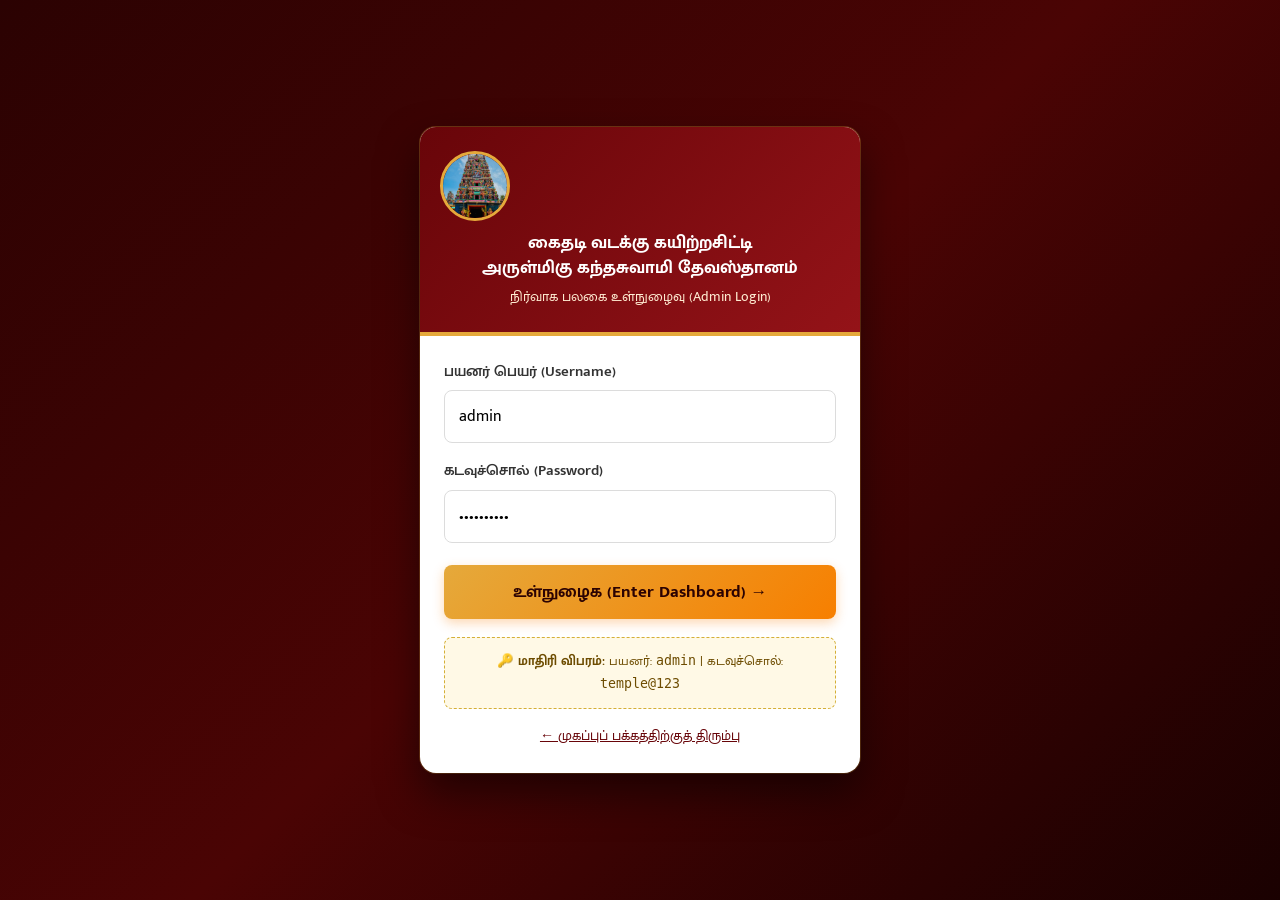
<file: htdocs/admin.html>
<!DOCTYPE html>
<html lang="ta">
<head>
    <meta charset="UTF-8">
    <meta name="viewport" content="width=device-width, initial-scale=1.0">
    <title>Admin Dashboard | Kaithady Arulmigu Kandaswamy Devasthanam</title>
    <!-- Google Fonts for Tamil with Windows Nirmala UI & Latha fallbacks -->
    <link rel="preconnect" href="https://fonts.googleapis.com">
    <link rel="preconnect" href="https://fonts.gstatic.com" crossorigin>
    <link href="https://fonts.googleapis.com/css2?family=Mukta+Malar:wght@400;500;600;700;800&family=Noto+Sans+Tamil:wght@400;500;600;700&display=swap" rel="stylesheet">
    <link rel="stylesheet" href="css/style.css">
    <style>
        :root {
            --sidebar-width: 270px;
        }
        body, button, input, select, textarea {
            font-family: 'Mukta Malar', 'Noto Sans Tamil', 'Nirmala UI', 'Segoe UI', sans-serif !important;
        }
        body {
            background-color: #f7f4ed;
            margin: 0;
            padding: 0;
            color: #333333;
            position: relative;
            min-height: 100vh;
        }
        body::before {
            content: '';
            position: fixed;
            top: 0;
            left: 0;
            right: 0;
            bottom: 0;
            background: url('images/dashboard_bg.jpg') center center / cover no-repeat;
            opacity: 0.14; /* balanced watermark */
            pointer-events: none;
            z-index: 0;
        }
        .admin-layout {
            display: flex;
            min-height: 100vh;
            position: relative;
            z-index: 1;
        }
        .admin-sidebar {
            width: var(--sidebar-width);
            background: linear-gradient(180deg, #380303 0%, #1f0202 100%);
            color: #ffffff;
            display: flex;
            flex-direction: column;
            position: fixed;
            top: 0;
            bottom: 0;
            left: 0;
            z-index: 100;
            box-shadow: 4px 0 15px rgba(0, 0, 0, 0.2);
        }
        .sidebar-brand {
            padding: 20px 18px;
            background: #2b0202;
            border-bottom: 2px solid var(--color-gold);
            display: flex;
            align-items: center;
            gap: 12px;
        }
        .sidebar-avatar {
            width: 48px;
            height: 48px;
            border-radius: 50%;
            border: 2px solid var(--color-gold);
            overflow: hidden;
            flex-shrink: 0;
        }
        .sidebar-avatar img {
            width: 100%;
            height: 100%;
            object-fit: cover;
        }
        .sidebar-brand h2 {
            font-size: 0.98rem;
            margin: 0;
            font-weight: 700;
            color: #ffffff;
            line-height: 1.3;
        }
        .sidebar-brand p {
            margin: 2px 0 0;
            font-size: 0.78rem;
            color: #ffecd2;
        }
        .sidebar-nav {
            padding: 20px 0;
            flex-grow: 1;
            overflow-y: auto;
        }
        .nav-item {
            display: flex;
            align-items: center;
            gap: 12px;
            padding: 14px 20px;
            color: #ebdcd0;
            text-decoration: none;
            font-size: 0.95rem;
            font-weight: 600;
            border-left: 4px solid transparent;
            transition: all 0.2s ease;
            cursor: pointer;
        }
        .nav-item:hover, .nav-item.active {
            background-color: rgba(229, 169, 59, 0.18);
            color: var(--color-gold);
            border-left-color: var(--color-gold);
        }
        .nav-item .icon {
            font-size: 1.25rem;
            width: 24px;
            text-align: center;
        }
        .sidebar-footer {
            padding: 16px 20px;
            background: #240101;
            border-top: 1px solid rgba(255, 255, 255, 0.1);
        }
        .user-info {
            display: flex;
            align-items: center;
            justify-content: space-between;
        }
        .user-name {
            font-size: 0.88rem;
            font-weight: 600;
            color: #ffd8a8;
        }
        .btn-logout {
            background: #dc2626;
            color: #ffffff;
            border: none;
            padding: 6px 12px;
            border-radius: 6px;
            font-size: 0.8rem;
            font-weight: 600;
            cursor: pointer;
            text-decoration: none;
            transition: background 0.2s;
        }
        .btn-logout:hover {
            background: #b91c1c;
        }

        .admin-main {
            margin-left: var(--sidebar-width);
            flex-grow: 1;
            padding: 30px 40px;
            max-width: calc(100% - var(--sidebar-width));
        }
        .top-bar {
            display: flex;
            justify-content: space-between;
            align-items: center;
            margin-bottom: 28px;
            padding-bottom: 16px;
            border-bottom: 1px solid #e2d9cc;
        }
        .top-bar h1 {
            margin: 0;
            font-size: 1.65rem;
            color: var(--color-maroon);
            font-weight: 800;
        }
        .btn-website {
            background: #ffffff;
            border: 1.5px solid var(--color-gold);
            color: var(--color-maroon);
            padding: 9px 18px;
            border-radius: 8px;
            text-decoration: none;
            font-weight: 700;
            font-size: 0.95rem;
            display: inline-flex;
            align-items: center;
            gap: 8px;
            transition: all 0.2s;
        }
        .btn-website:hover {
            background: var(--color-gold);
            color: #2b0202;
        }

        .stats-grid {
            display: grid;
            grid-template-columns: repeat(auto-fit, minmax(210px, 1fr));
            gap: 20px;
            margin-bottom: 35px;
        }
        .stat-card {
            background: rgba(255, 255, 255, 0.94);
            backdrop-filter: blur(6px);
            padding: 20px;
            border-radius: 12px;
            box-shadow: 0 4px 15px rgba(0, 0, 0, 0.05);
            border-top: 4px solid var(--color-gold);
            display: flex;
            align-items: center;
            gap: 16px;
        }
        .stat-card:nth-child(2) { border-top-color: #ea580c; }
        .stat-card:nth-child(3) { border-top-color: #0284c7; }
        .stat-card:nth-child(4) { border-top-color: #16a34a; }
        .stat-icon {
            width: 50px;
            height: 50px;
            border-radius: 12px;
            background: #fff8eb;
            display: flex;
            align-items: center;
            justify-content: center;
            font-size: 1.6rem;
            color: var(--color-maroon);
        }
        .stat-info h3 {
            margin: 0;
            font-size: 1.8rem;
            font-weight: 800;
            color: #1f2937;
            line-height: 1;
        }
        .stat-info p {
            margin: 5px 0 0;
            font-size: 0.88rem;
            color: #6b7280;
            font-weight: 600;
        }

        .tab-panel {
            display: none;
            background: rgba(255, 255, 255, 0.95);
            backdrop-filter: blur(8px);
            border-radius: 14px;
            padding: 28px;
            box-shadow: 0 4px 20px rgba(0, 0, 0, 0.06);
            margin-bottom: 40px;
        }
        .tab-panel.active {
            display: block;
        }
        .tab-title {
            margin-top: 0;
            margin-bottom: 22px;
            font-size: 1.35rem;
            color: var(--color-maroon);
            display: flex;
            align-items: center;
            gap: 10px;
            padding-bottom: 12px;
            border-bottom: 2px solid #f3ece1;
        }

        .form-row {
            display: grid;
            grid-template-columns: 1fr 1fr;
            gap: 20px;
            margin-bottom: 18px;
        }
        .form-group {
            margin-bottom: 18px;
        }
        .form-group label {
            display: block;
            margin-bottom: 7px;
            font-weight: 600;
            font-size: 0.95rem;
            color: #374151;
        }
        .form-control {
            width: 100%;
            padding: 12px 14px;
            border: 1.5px solid #d1d5db;
            border-radius: 8px;
            font-size: 0.95rem;
            box-sizing: border-box;
            transition: border-color 0.2s;
        }
        .form-control:focus {
            outline: none;
            border-color: var(--color-maroon);
            box-shadow: 0 0 0 3px rgba(104, 5, 9, 0.12);
        }
        textarea.form-control {
            resize: vertical;
            min-height: 90px;
        }

        .upload-dropzone {
            border: 2px dashed #d97706;
            background-color: #fffdfa;
            border-radius: 12px;
            padding: 30px 20px;
            text-align: center;
            cursor: pointer;
            transition: all 0.25s;
            margin-bottom: 18px;
            position: relative;
        }
        .upload-dropzone:hover {
            background-color: #fff8e8;
            border-color: var(--color-maroon);
        }
        .upload-dropzone .upload-icon {
            font-size: 2.8rem;
            color: #d97706;
            margin-bottom: 10px;
        }
        .upload-dropzone input[type="file"] {
            position: absolute;
            top: 0;
            left: 0;
            width: 100%;
            height: 100%;
            opacity: 0;
            cursor: pointer;
        }

        .preview-grid {
            display: grid;
            grid-template-columns: repeat(auto-fill, minmax(120px, 1fr));
            gap: 12px;
            margin-top: 15px;
            margin-bottom: 20px;
        }
        .preview-card {
            position: relative;
            border-radius: 8px;
            overflow: hidden;
            border: 1px solid #e5e7eb;
            background: #ffffff;
            box-shadow: 0 2px 6px rgba(0,0,0,0.08);
            aspect-ratio: 1;
        }
        .preview-card img {
            width: 100%;
            height: 100%;
            object-fit: cover;
        }
        .btn-remove-photo {
            position: absolute;
            top: 4px;
            right: 4px;
            background: rgba(220, 38, 38, 0.9);
            color: #ffffff;
            border: none;
            width: 24px;
            height: 24px;
            border-radius: 50%;
            display: flex;
            align-items: center;
            justify-content: center;
            cursor: pointer;
            font-size: 13px;
        }
        .upload-progress-bar {
            width: 100%;
            background: #e5e7eb;
            height: 8px;
            border-radius: 4px;
            overflow: hidden;
            display: none;
            margin-bottom: 15px;
        }
        .upload-progress-fill {
            height: 100%;
            width: 0%;
            background: linear-gradient(90deg, #d97706, #16a34a);
            transition: width 0.3s;
        }

        .btn-submit {
            background: linear-gradient(135deg, var(--color-maroon) 0%, #941318 100%);
            color: #ffffff;
            border: none;
            padding: 13px 26px;
            border-radius: 8px;
            font-size: 1.02rem;
            font-weight: 700;
            cursor: pointer;
            transition: transform 0.2s, box-shadow 0.2s;
            display: inline-flex;
            align-items: center;
            gap: 8px;
        }
        .btn-submit:hover {
            transform: translateY(-2px);
            box-shadow: 0 6px 18px rgba(104, 5, 9, 0.35);
        }

        .btn-secondary-action {
            background: #ffffff;
            border: 1.5px solid #d1d5db;
            color: #374151;
            padding: 12px 22px;
            border-radius: 8px;
            font-size: 0.95rem;
            font-weight: 700;
            cursor: pointer;
            margin-left: 10px;
            transition: all 0.2s;
        }
        .btn-secondary-action:hover {
            background: #f3f4f6;
            border-color: #9ca3af;
        }

        .table-responsive {
            overflow-x: auto;
        }
        .admin-table {
            width: 100%;
            border-collapse: collapse;
            margin-top: 15px;
            text-align: left;
        }
        .admin-table th {
            background: #fbf9f4;
            padding: 14px 16px;
            font-weight: 700;
            color: #374151;
            border-bottom: 2px solid #e5e7eb;
            font-size: 0.95rem;
        }
        .admin-table td {
            padding: 14px 16px;
            border-bottom: 1px solid #f3ece1;
            font-size: 0.92rem;
            vertical-align: middle;
        }
        .admin-table tr:hover {
            background-color: #fffdf9;
        }
        .table-thumb {
            width: 54px;
            height: 54px;
            border-radius: 6px;
            object-fit: cover;
            border: 1px solid #ddd;
        }
        .badge {
            display: inline-block;
            padding: 4px 10px;
            border-radius: 20px;
            font-size: 0.8rem;
            font-weight: 600;
        }
        .badge-festival { background: #fef3c7; color: #92400e; }

        .btn-action-edit {
            background: #e0f2fe;
            color: #0369a1;
            border: none;
            padding: 6px 12px;
            border-radius: 6px;
            cursor: pointer;
            font-size: 0.85rem;
            font-weight: 700;
            margin-right: 6px;
            transition: all 0.2s;
        }
        .btn-action-edit:hover {
            background: #0284c7;
            color: #ffffff;
        }

        .btn-action-delete {
            background: #fee2e2;
            color: #b91c1c;
            border: none;
            padding: 6px 12px;
            border-radius: 6px;
            cursor: pointer;
            font-size: 0.85rem;
            font-weight: 700;
            transition: all 0.2s;
        }
        .btn-action-delete:hover {
            background: #dc2626;
            color: #ffffff;
        }

        .tip-box {
            background: #eff6ff;
            border-left: 4px solid #3b82f6;
            padding: 14px 18px;
            border-radius: 8px;
            font-size: 0.9rem;
            color: #1e40af;
            margin-bottom: 22px;
            line-height: 1.5;
        }

        /* Editing notification badge */
        .editing-banner {
            display: none;
            background: #fef3c7;
            border: 1.5px solid #f59e0b;
            color: #92400e;
            padding: 12px 18px;
            border-radius: 8px;
            margin-bottom: 20px;
            font-weight: 700;
            display: flex;
            align-items: center;
            justify-content: space-between;
        }

        @media (max-width: 900px) {
            .admin-sidebar {
                width: 70px;
            }
            .sidebar-brand h2, .sidebar-brand p, .nav-item span, .user-name {
                display: none;
            }
            .admin-main {
                margin-left: 70px;
                max-width: calc(100% - 70px);
                padding: 20px;
            }
            .form-row {
                grid-template-columns: 1fr;
            }
        }

        /* ADMIN LOGIN MODAL OVERLAY */
        #adminLoginOverlay {
            position: fixed;
            top: 0;
            left: 0;
            width: 100vw;
            height: 100vh;
            background: linear-gradient(135deg, #2b0202 0%, #4a0404 50%, #1a0101 100%);
            z-index: 99999;
            display: flex;
            align-items: center;
            justify-content: center;
            padding: 20px;
            box-sizing: border-box;
        }
        #adminLoginOverlay.hidden {
            display: none !important;
        }
        .login-card-modal {
            background: #ffffff;
            border-radius: 16px;
            box-shadow: 0 20px 40px rgba(0, 0, 0, 0.5), 0 0 0 1px rgba(229, 169, 59, 0.3);
            width: 100%;
            max-width: 440px;
            overflow: hidden;
            animation: fadeInModal 0.3s ease-out;
        }
        @keyframes fadeInModal {
            from { opacity: 0; transform: translateY(-15px); }
            to { opacity: 1; transform: translateY(0); }
        }
        .login-modal-header {
            background: linear-gradient(135deg, #680509 0%, #941318 100%);
            color: #ffffff;
            padding: 24px 20px;
            text-align: center;
            border-bottom: 4px solid #e5a93b;
        }
        .login-modal-header img {
            width: 70px;
            height: 70px;
            border-radius: 50%;
            border: 3px solid #e5a93b;
            margin-bottom: 10px;
            object-fit: cover;
            background: #fff;
        }
        .login-modal-header h2 {
            margin: 0;
            font-size: 1.15rem;
            color: #ffffff;
            line-height: 1.35;
        }
        .login-modal-header p {
            margin: 5px 0 0;
            font-size: 0.85rem;
            color: #ffecd2;
        }
        .login-modal-body {
            padding: 24px;
        }
        .login-modal-body .form-group {
            margin-bottom: 16px;
        }
        .login-modal-body label {
            display: block;
            margin-bottom: 6px;
            font-size: 0.92rem;
            font-weight: 600;
            color: #333;
        }
        .login-modal-body input {
            width: 100%;
            padding: 12px 14px;
            border: 1.5px solid #dcdcdc;
            border-radius: 8px;
            font-size: 1rem;
            box-sizing: border-box;
            font-family: inherit;
        }
        .login-modal-body input:focus {
            outline: none;
            border-color: #e5a93b;
            box-shadow: 0 0 0 3px rgba(229, 169, 59, 0.2);
        }
        .btn-modal-login {
            width: 100%;
            padding: 13px;
            background: linear-gradient(135deg, #e5a93b 0%, #f77f00 100%);
            color: #2b0202;
            font-weight: 700;
            font-size: 1.05rem;
            border: none;
            border-radius: 8px;
            cursor: pointer;
            box-shadow: 0 4px 12px rgba(247, 127, 0, 0.3);
            font-family: inherit;
            margin-top: 6px;
            transition: all 0.2s;
        }
        .btn-modal-login:hover {
            transform: translateY(-2px);
            box-shadow: 0 6px 16px rgba(247, 127, 0, 0.4);
        }
        .login-modal-alert {
            padding: 10px 14px;
            border-radius: 8px;
            font-size: 0.88rem;
            margin-bottom: 15px;
            background-color: #fee2e2;
            border: 1px solid #f87171;
            color: #991b1b;
            display: none;
        }
        .login-modal-hint {
            background: #fff9e6;
            border: 1.5px dashed #d4af37;
            border-radius: 8px;
            padding: 12px;
            margin-top: 18px;
            font-size: 0.83rem;
            color: #6d4c00;
            text-align: center;
        }
    </style>
</head>
<body>

<!-- ADMIN LOGIN OVERLAY (Shows if not logged in) -->
<div id="adminLoginOverlay">
    <div class="login-card-modal">
        <div class="login-modal-header">
            <img src="images/gopuram_front.jpg" alt="கந்தசுவாமி கோவில் கோபுரம்" onerror="this.src='images/kovil_front_hero.jpg'">
            <h2>கைதடி வடக்கு கயிற்றசிட்டி<br>அருள்மிகு கந்தசுவாமி தேவஸ்தானம்</h2>
            <p>நிர்வாக பலகை உள்நுழைவு (Admin Login)</p>
        </div>
        <div class="login-modal-body">
            <div id="loginErrorMsg" class="login-modal-alert"></div>
            <form id="adminLoginForm" onsubmit="handleAdminLogin(event)">
                <div class="form-group">
                    <label for="loginUser">பயனர் பெயர் (Username)</label>
                    <input type="text" id="loginUser" value="admin" required autocomplete="username">
                </div>
                <div class="form-group">
                    <label for="loginPass">கடவுச்சொல் (Password)</label>
                    <input type="password" id="loginPass" value="temple@123" required autocomplete="current-password">
                </div>
                <button type="submit" class="btn-modal-login">உள்நுழைக (Enter Dashboard) &rarr;</button>
            </form>
            <div class="login-modal-hint">
                🔑 <strong>மாதிரி விபரம்:</strong> பயனர்: <code>admin</code> | கடவுச்சொல்: <code>temple@123</code>
            </div>
            <div style="text-align: center; margin-top: 14px;">
                <a href="index.html" style="color: #680509; text-decoration: underline; font-size: 0.88rem;">&larr; முகப்புப் பக்கத்திற்குத் திரும்பு</a>
            </div>
        </div>
    </div>
</div>

<div class="admin-layout">
    <!-- SIDEBAR (IN ENGLISH) -->
    <aside class="admin-sidebar">
        <div class="sidebar-brand">
            <div class="sidebar-avatar">
                <img src="images/gopuram_front.jpg" alt="Kandaswamy Temple Gopuram">
            </div>
            <div>
                <h2>Kandaswamy Temple</h2>
                <p>Kaithady North, Jaffna</p>
            </div>
        </div>

        <nav class="sidebar-nav">
            <div class="nav-item active" onclick="switchTab('tab-events-list')">
                <span class="icon">📅</span>
                <span>Daily Events (தினசரி நிகழ்வுகள்)</span>
            </div>
            <div class="nav-item" onclick="switchTab('tab-add-event')">
                <span class="icon">✨</span>
                <span>Create / Edit Event</span>
            </div>
            <div class="nav-item" onclick="switchTab('tab-history')">
                <span class="icon">📜</span>
                <span>Temple History (ஆலய வரலாறு)</span>
            </div>
            <div class="nav-item" onclick="switchTab('tab-announcements')">
                <span class="icon">📢</span>
                <span>Announcements</span>
            </div>
            <div class="nav-item" onclick="switchTab('tab-poojas')">
                <span class="icon">🔔</span>
                <span>Pooja Timings</span>
            </div>
            <div class="nav-item" onclick="switchTab('tab-settings')">
                <span class="icon">⚙️</span>
                <span>Temple Settings</span>
            </div>
        </nav>

        <div class="sidebar-footer">
            <div class="user-info">
                <span class="user-name">👤 Admin Panel</span>
                <a href="javascript:void(0)" onclick="adminLogout(event)" class="btn-logout" title="Exit to Home">Logout</a>
            </div>
        </div>
    </aside>

    <!-- MAIN DASHBOARD CONTENT -->
    <main class="admin-main">
        <div class="top-bar">
            <div>
                <h1>Temple Admin Dashboard</h1>
                <p style="margin: 4px 0 0; color: #6b7280;">Kaithady North Kayitrasitty Arulmigu Kandaswamy Devasthanam</p>
            </div>
            <a href="index.html" class="btn-website">
                <span>🌐</span> View Public Website &rarr;
            </a>
        </div>

        <!-- STATS GRID -->
        <div class="stats-grid">
            <div class="stat-card">
                <div class="stat-icon">📅</div>
                <div class="stat-info">
                    <h3 id="statTotalEvents">3</h3>
                    <p>Total Events</p>
                </div>
            </div>
            <div class="stat-card">
                <div class="stat-icon">📸</div>
                <div class="stat-info">
                    <h3 id="statTotalPhotos">6</h3>
                    <p>Uploaded Photos</p>
                </div>
            </div>
            <div class="stat-card">
                <div class="stat-icon">🚩</div>
                <div class="stat-info">
                    <h3 id="statTotalFestivals">4</h3>
                    <p>Annual Festivals</p>
                </div>
            </div>
            <div class="stat-card">
                <div class="stat-icon">🔔</div>
                <div class="stat-info">
                    <h3 id="statTotalNotices">3</h3>
                    <p>Active Notices</p>
                </div>
            </div>
        </div>

        <!-- TAB 1: EVENTS & PHOTOS LIST -->
        <div id="tab-events-list" class="tab-panel active">
            <div style="display: flex; justify-content: space-between; align-items: center; margin-bottom: 20px;">
                <h2 class="tab-title" style="margin-bottom: 0; border: none; padding: 0;">📅 Daily Events & Photo Albums (தினசரி நிகழ்வுகள்)</h2>
                <button class="btn-submit" onclick="prepareCreateEvent()" style="padding: 10px 18px; font-size: 0.95rem;">
                    + Add Daily Event (புதிய நிகழ்வு சேர்க்க)
                </button>
            </div>

            <div class="table-responsive">
                <table class="admin-table">
                    <thead>
                        <tr>
                            <th>Cover</th>
                            <th>Event Title</th>
                            <th>Date</th>
                            <th>Category</th>
                            <th>Photos</th>
                            <th>Actions</th>
                        </tr>
                    </thead>
                    <tbody id="eventsTableBody">
                    </tbody>
                </table>
            </div>
        </div>

        <!-- TAB 2: CREATE / EDIT EVENT -->
        <div id="tab-add-event" class="tab-panel">
            <h2 class="tab-title" id="formHeaderTitle">✨ Create / Edit Event & Photos</h2>

            <!-- Banner showing if we are editing an existing event -->
            <div id="editingBanner" style="display: none; background: #fef3c7; border: 1.5px solid #f59e0b; color: #92400e; padding: 12px 18px; border-radius: 8px; margin-bottom: 20px; font-weight: 700; justify-content: space-between; align-items: center;">
                <span>✏️ Editing Mode: Updating an existing event</span>
                <button type="button" onclick="cancelEditEvent()" style="background: #ffffff; border: 1px solid #d97706; color: #92400e; padding: 5px 12px; border-radius: 6px; cursor: pointer; font-weight: 700;">
                    Cancel Edit (Create New)
                </button>
            </div>
            
            <div class="tip-box">
                💡 <strong>Admin Edit Option:</strong> You can edit any existing event title, date, category, description, and upload more photos or remove specific photos!
            </div>

            <form id="createEventForm" onsubmit="handleEventSubmit(event)">
                <input type="hidden" id="editingEventId" value="">

                <div class="form-row">
                    <div class="form-group">
                        <label for="eventTitle">Event Title (நிகழ்வின் பெயர்) *</label>
                        <input type="text" id="eventTitle" class="form-control" placeholder="e.g. கந்தசஷ்டி சூரசம்ஹார பெருவிழா" required>
                    </div>
                    <div class="form-group">
                        <label for="eventDate">Event Date (தேதி) *</label>
                        <input type="date" id="eventDate" class="form-control" required>
                    </div>
                </div>

                <div class="form-row">
                    <div class="form-group">
                        <label for="eventCategory">Category (வகை)</label>
                        <select id="eventCategory" class="form-control">
                            <option value="விசேஷ பூஜை">விசேஷ பூஜை (Special Pooja)</option>
                            <option value="சிறப்பு அபிஷேகம்">சிறப்பு அபிஷேகம் (Abhishekam)</option>
                            <option value="திருவிழா">திருவிழா (Festival / Utsavam)</option>
                            <option value="சஷ்டி விரதம்">சஷ்டி விரதம் (Sashti Fasting)</option>
                            <option value="அன்னதானம்">மகா அன்னதானம் (Annadhanam)</option>
                            <option value="தேரோட்டம்">தேரோட்டம் / சப்பறம் (Chariot)</option>
                        </select>
                    </div>
                    <div class="form-group">
                        <label for="eventCoverUrl">Cover Image URL (Optional)</label>
                        <input type="url" id="eventCoverUrl" class="form-control" placeholder="First photo will be selected automatically if empty">
                    </div>
                </div>

                <div class="form-group">
                    <label for="eventDescription">Description (விளக்கம்)</label>
                    <textarea id="eventDescription" class="form-control" placeholder="Enter details of poojas, alankaram, prasadam, and celebrations..."></textarea>
                </div>

                <!-- Multi-Photo Upload Dropzone -->
                <div class="form-group">
                    <label>Event Photos (Upload Multiple Images) *</label>
                    <div class="upload-dropzone" id="dropzone">
                        <div class="upload-icon">📸</div>
                        <h4 style="margin: 0 0 6px;">Drag & Drop Photos Here or Click to Browse</h4>
                        <p style="margin: 0; color: #6b7280; font-size: 0.88rem;">Select 30+ photos at once (JPEG, PNG, WEBP)</p>
                        <input type="file" id="photoFilesInput" multiple accept="image/*" onchange="handleFileSelect(event)">
                    </div>

                    <div class="upload-progress-bar" id="uploadProgressBar">
                        <div class="upload-progress-fill" id="uploadProgressFill"></div>
                    </div>
                    <div id="uploadStatusText" style="font-size: 0.88rem; color: #d97706; font-weight: 600; margin-bottom: 10px;"></div>

                    <!-- Selected Preview Grid -->
                    <div class="preview-grid" id="previewGrid"></div>
                </div>

                <div style="display: flex; gap: 12px; align-items: center;">
                    <button type="submit" class="btn-submit" id="btnPublishEvent">
                        <span>🚀</span> Save & Publish Event
                    </button>
                    <button type="button" class="btn-secondary-action" id="btnCancelEdit" style="display: none;" onclick="cancelEditEvent()">
                        Cancel Edit
                    </button>
                </div>
            </form>
        </div>

        <!-- TAB: TEMPLE HISTORY MANAGEMENT (ஆலய வரலாறு) -->
        <div id="tab-history" class="tab-panel">
            <h2 class="tab-title">📜 Manage Temple History (ஆலய வரலாறு திருத்துதல்)</h2>

            <div class="tip-box">
                💡 <strong>ஆலய வரலாறு மேலாண்மை:</strong> திருக்கோவிலின் தோற்றம், ராஜகோபுர சிறப்பு, திருவிழாக்கள் மற்றும் அன்னதானம் பற்றிய விபரங்களை இங்கு எளிதாக திருத்தி சேமிக்கலாம். மாற்றங்கள் உடனே <a href="history.html" target="_blank" style="font-weight:700; color:#1e40af;">history.html</a> பக்கத்தில் காண்பிக்கப்படும்!
            </div>

            <form onsubmit="handleHistorySave(event)">
                <div style="background: #ffffff; padding: 22px; border-radius: 12px; border: 1px solid #e5e7eb; margin-bottom: 20px;">
                    <h3 style="margin-top: 0; color: var(--color-maroon);">1. முதன்மை தலைப்பு & அறிமுகம்</h3>
                    <div class="form-group">
                        <label>பக்கத்தின் பிரதான தலைப்பு (Page Hero Title)</label>
                        <input type="text" id="histHeroTitle" class="form-control" required>
                    </div>
                    <div class="form-group">
                        <label>துணைத் தலைப்பு / சுருக்கம் (Hero Subtitle)</label>
                        <input type="text" id="histHeroSubtitle" class="form-control" required>
                    </div>
                </div>

                <div style="background: #ffffff; padding: 22px; border-radius: 12px; border: 1px solid #e5e7eb; margin-bottom: 20px;">
                    <h3 style="margin-top: 0; color: var(--color-maroon);">2. தோற்றமும் வழிபாட்டுச் சிறப்பும்</h3>
                    <div class="form-group">
                        <label>பிரிவு தலைப்பு (Section Title)</label>
                        <input type="text" id="histSec1Title" class="form-control" required>
                    </div>
                    <div class="form-group">
                        <label>முழு வரலாற்று விளக்கம் (History Content)</label>
                        <textarea id="histSec1Text" class="form-control" style="min-height: 110px;" required></textarea>
                    </div>
                </div>

                <div style="background: #ffffff; padding: 22px; border-radius: 12px; border: 1px solid #e5e7eb; margin-bottom: 20px;">
                    <h3 style="margin-top: 0; color: var(--color-maroon);">3. வண்ணமிகு ராஜகோபுரமும் சிற்ப அழகும்</h3>
                    <div class="form-group">
                        <label>பிரிவு தலைப்பு (Section Title)</label>
                        <input type="text" id="histSec2Title" class="form-control" required>
                    </div>
                    <div class="form-group">
                        <label>கோபுர விளக்கம் (Rajagopuram Details)</label>
                        <textarea id="histSec2Text" class="form-control" style="min-height: 110px;" required></textarea>
                    </div>
                </div>

                <div style="background: #ffffff; padding: 22px; border-radius: 12px; border: 1px solid #e5e7eb; margin-bottom: 20px;">
                    <h3 style="margin-top: 0; color: var(--color-maroon);">4. கந்தசஷ்டி மற்றும் வருடாந்திர பெருவிழாக்கள்</h3>
                    <div class="form-group">
                        <label>பிரிவு தலைப்பு (Section Title)</label>
                        <input type="text" id="histSec3Title" class="form-control" required>
                    </div>
                    <div class="form-group">
                        <label>உற்சவ விபரங்கள் (Festivals Details)</label>
                        <textarea id="histSec3Text" class="form-control" style="min-height: 110px;" required></textarea>
                    </div>
                </div>

                <div style="background: #ffffff; padding: 22px; border-radius: 12px; border: 1px solid #e5e7eb; margin-bottom: 20px;">
                    <h3 style="margin-top: 0; color: var(--color-maroon);">5. நித்திய அன்னதானமும் ஆலயத் திருப்பணியும்</h3>
                    <div class="form-group">
                        <label>பிரிவு தலைப்பு (Section Title)</label>
                        <input type="text" id="histSec4Title" class="form-control" required>
                    </div>
                    <div class="form-group">
                        <label>அன்னதான விளக்கம் (Annadhanam & Renovation)</label>
                        <textarea id="histSec4Text" class="form-control" style="min-height: 110px;" required></textarea>
                    </div>
                </div>

                <button type="submit" class="btn-submit" style="padding: 14px 28px; font-size: 1.05rem;">
                    <span>💾</span> Save Temple History (ஸ்தல வரலாற்றைச் சேமி)
                </button>
            </form>
        </div>

        <!-- TAB 3: ANNOUNCEMENTS MANAGEMENT -->
        <div id="tab-announcements" class="tab-panel">
            <h2 class="tab-title">📢 Manage Temple Announcements</h2>
            
            <form onsubmit="handleAnnouncementSubmit(event)" style="background: #fffdfa; padding: 20px; border-radius: 10px; border: 1px solid #ebdcd0; margin-bottom: 25px;">
                <input type="hidden" id="editingAnnId" value="">
                <h3 id="annFormTitle" style="margin-top: 0; color: var(--color-maroon); font-size: 1.15rem;">+ Create New Announcement</h3>
                <div class="form-group">
                    <label>Announcement Title (தலைப்பு) *</label>
                    <input type="text" id="annTitle" class="form-control" placeholder="e.g. கந்தசஷ்டி விரத ஏற்பாடுகள்" required>
                </div>
                <div class="form-group">
                    <label>Content (முழு விபரம்) *</label>
                    <textarea id="annContent" class="form-control" placeholder="Enter complete announcement text..." required></textarea>
                </div>
                <div style="display: flex; gap: 10px;">
                    <button type="submit" class="btn-submit" id="btnSaveAnn" style="padding: 10px 20px; font-size: 0.95rem;">
                        Save Announcement
                    </button>
                    <button type="button" class="btn-secondary-action" id="btnCancelAnn" style="display: none; padding: 10px 18px;" onclick="cancelEditAnn()">
                        Cancel
                    </button>
                </div>
            </form>

            <h3 style="color: var(--color-maroon); margin-bottom: 12px;">Active Announcements List</h3>
            <div id="announcementsListContainer"></div>
        </div>

        <!-- TAB 4: POOJA TIMINGS MANAGEMENT -->
        <div id="tab-poojas" class="tab-panel">
            <div style="display: flex; justify-content: space-between; align-items: center; margin-bottom: 20px;">
                <h2 class="tab-title" style="margin-bottom: 0; border: none; padding: 0;">🔔 Manage Daily Pooja Timings</h2>
                <button class="btn-submit" onclick="openAddPoojaModal()" style="padding: 10px 18px; font-size: 0.95rem;">
                    + Add New Pooja Timing
                </button>
            </div>

            <div class="tip-box">
                💡 <strong>Pooja Timings Control:</strong> You can edit any pooja schedule, add new timings, or delete unwanted pooja slots using the Delete button below!
            </div>

            <!-- Edit Pooja Modal / Form -->
            <div id="poojaEditBox" style="display: none; background: #fffdfa; border: 2px solid var(--color-gold); padding: 22px; border-radius: 10px; margin-bottom: 25px;">
                <h3 id="poojaEditTitle" style="margin-top: 0; color: var(--color-maroon);">✏️ Edit Pooja Schedule</h3>
                <input type="hidden" id="poojaEditIndex" value="">
                <div class="form-row">
                    <div class="form-group">
                        <label>Pooja Name (பூஜையின் பெயர்) *</label>
                        <input type="text" id="editPoojaName" class="form-control" required>
                    </div>
                    <div class="form-group">
                        <label>Time Slot (நேரம்) *</label>
                        <input type="text" id="editPoojaTime" class="form-control" placeholder="e.g. காலை 05:30 - 06:00" required>
                    </div>
                </div>
                <div class="form-row">
                    <div class="form-group">
                        <label>Deity (மூர்த்தி / தேவதை)</label>
                        <input type="text" id="editPoojaDeity" class="form-control">
                    </div>
                    <div class="form-group">
                        <label>Description (விளக்கம்)</label>
                        <input type="text" id="editPoojaDesc" class="form-control">
                    </div>
                </div>
                <div style="display: flex; gap: 10px;">
                    <button type="button" class="btn-submit" onclick="savePoojaEdit()" style="padding: 10px 20px; font-size: 0.95rem;">
                        Save Pooja Timing
                    </button>
                    <button type="button" class="btn-secondary-action" onclick="closePoojaEdit()" style="padding: 10px 18px;">
                        Cancel
                    </button>
                </div>
            </div>

            <div class="table-responsive">
                <table class="admin-table">
                    <thead>
                        <tr>
                            <th>#</th>
                            <th>Pooja Name</th>
                            <th>Time Slot</th>
                            <th>Deity</th>
                            <th>Description</th>
                            <th>Actions</th>
                        </tr>
                    </thead>
                    <tbody id="poojasTableBody"></tbody>
                </table>
            </div>
        </div>

        <!-- TAB 5: TEMPLE SETTINGS -->
        <div id="tab-settings" class="tab-panel">
            <h2 class="tab-title">⚙️ Temple Information & Cloudinary Settings</h2>
            
            <form onsubmit="handleSettingsSave(event)">
                <div style="background: #ffffff; padding: 25px; border-radius: 12px; border: 1px solid #e5e7eb; margin-bottom: 25px;">
                    <h3 style="margin-top: 0; color: var(--color-maroon);">🏛️ Temple Contact & Bank Details</h3>
                    <div class="form-row">
                        <div class="form-group">
                            <label>Temple Name (கோவில் பெயர்)</label>
                            <input type="text" id="cfgTempleName" class="form-control" value="கைதடி வடக்கு கயிற்றசிட்டி அருள்மிகு கந்தசுவாமி தேவஸ்தானம்">
                        </div>
                        <div class="form-group">
                            <label>Tagline (கோஷம் / வாசகம்)</label>
                            <input type="text" id="cfgTagline" class="form-control" value="வெற்றிவேல் முருகனுக்கு அரோகரா! வீரவேல் முருகனுக்கு அரோகரா!">
                        </div>
                    </div>

                    <div class="form-row">
                        <div class="form-group">
                            <label>Phone Numbers (தொலைபேசி எண்கள்)</label>
                            <input type="text" id="cfgPhone" class="form-control" value="+94 77 123 4567, 021-2223456">
                        </div>
                        <div class="form-group">
                            <label>Email Address (மின்னஞ்சல்)</label>
                            <input type="email" id="cfgEmail" class="form-control" value="kaithadykandanswamy@gmail.com">
                        </div>
                    </div>

                    <div class="form-row">
                        <div class="form-group">
                            <label>Bank Name & Account No (வங்கி கணக்கு)</label>
                            <input type="text" id="cfgBank" class="form-control" value="Bank of Ceylon (BOC): 78291045">
                        </div>
                        <div class="form-group">
                            <label>Branch (கிளை)</label>
                            <input type="text" id="cfgBranch" class="form-control" value="சாவகச்சேரி / கைதடி கிளை, யாழ்ப்பாணம்">
                        </div>
                    </div>

                    <div class="form-group">
                        <label>Full Address (முழு முகவரி)</label>
                        <textarea id="cfgAddress" class="form-control">கைதடி வடக்கு, கயிற்றசிட்டி, யாழ்ப்பாணம், இலங்கை.</textarea>
                    </div>

                    <div class="form-group">
                        <label>Google Maps Link (கூகுள் மேப் இணைப்பு)</label>
                        <input type="url" id="cfgMapUrl" class="form-control" value="https://maps.app.goo.gl/jAhya42bFBSFNGXw6" placeholder="https://maps.app.goo.gl/...">
                        <small style="color: #6b7280; font-size: 0.85rem;">பக்தர்கள் வரைபடத்தில் கோவிலைக் கண்டறிய உதவும் Google Maps நேரடி இணைப்பு.</small>
                    </div>
                </div>

                <div style="background: #fffdfa; padding: 25px; border-radius: 12px; border: 1px solid #ebdcd0; margin-bottom: 25px;">
                    <h3 style="margin-top: 0; color: var(--color-maroon);">☁️ Cloudinary Free Storage Configuration</h3>
                    <div class="form-row">
                        <div class="form-group">
                            <label>Cloud Name</label>
                            <input type="text" id="cfgCloudName" class="form-control" value="demo" placeholder="e.g. dy1234abc">
                        </div>
                        <div class="form-group">
                            <label>Upload Preset (Unsigned)</label>
                            <input type="text" id="cfgUploadPreset" class="form-control" value="temple_photos" placeholder="e.g. temple_photos">
                        </div>
                    </div>
                </div>

                <button type="submit" class="btn-submit">
                    <span>💾</span> Save All Settings
                </button>
            </form>
        </div>
    </main>
</div>

<script>
    document.getElementById('eventDate').valueAsDate = new Date();

    function switchTab(tabId) {
        document.querySelectorAll('.tab-panel').forEach(tab => tab.classList.remove('active'));
        document.querySelectorAll('.nav-item').forEach(item => item.classList.remove('active'));

        const targetTab = document.getElementById(tabId);
        if (targetTab) targetTab.classList.add('active');

        const tabIds = ['tab-events-list', 'tab-add-event', 'tab-history', 'tab-announcements', 'tab-poojas', 'tab-settings'];
        const index = tabIds.indexOf(tabId);
        const navItems = document.querySelectorAll('.nav-item');
        if (navItems[index]) navItems[index].classList.add('active');
    }

    // Default Events
    let defaultEvents = [
        { 
            id: 1, 
            title: 'கந்தசஷ்டி பெருவிழா - சூரசம்ஹார வைபவம்', 
            event_date: '2026-11-15', 
            category: 'திருவிழா', 
            description: 'கந்தசஷ்டி நன்னாளில் தேவஸ்தானத்தில் பக்தர்கள் சூழ நடைபெற்ற சூரசம்ஹார வைபவம் மற்றும் மாலையில் நடைபெற்ற திருக்கல்யாண உற்சவம்.',
            cover_image: 'images/gopuram_front.jpg', 
            photo_count: 3,
            photos: [
                { id: 101, previewUrl: 'images/gopuram_front.jpg', image_url: 'images/gopuram_front.jpg', caption: 'ராஜகோபுர திவ்ய தரிசனம் (ஓம் முருகா)' },
                { id: 102, previewUrl: 'images/gopuram_side.jpg', image_url: 'images/gopuram_side.jpg', caption: 'தேவஸ்தான கோபுர அழகிய தோற்றம்' },
                { id: 103, previewUrl: 'images/gopuram_front.jpg', image_url: 'images/gopuram_front.jpg', caption: 'துவாரபாலகர் மற்றும் கோபுர முகப்பு' }
            ]
        },
        { 
            id: 2, 
            title: 'வைகாசி விசாக பெருவிழா 108 பாலாபிஷேகம்', 
            event_date: '2026-06-02', 
            category: 'சிறப்பு அபிஷேகம்', 
            description: 'முருகப்பெருமானின் அவதாரத் திருநாளை முன்னிட்டு மூலவருக்கு 108 சங்காபிஷேகமும் தங்கக் கவச அலங்காரமும் நடைபெற்றது.',
            cover_image: 'images/gopuram_side.jpg', 
            photo_count: 2,
            photos: [
                { id: 201, previewUrl: 'images/gopuram_side.jpg', image_url: 'images/gopuram_side.jpg', caption: '108 சங்காபிஷேகம்' },
                { id: 202, previewUrl: 'images/gopuram_front.jpg', image_url: 'images/gopuram_front.jpg', caption: 'தங்கக் கவச தரிசனம்' }
            ]
        },
        { 
            id: 3, 
            title: 'தைப்பூச நன்னாள் - மயில் வாகன பவனி', 
            event_date: '2026-02-01', 
            category: 'உற்சவம்', 
            description: 'தைப்பூச நன்னாளில் கந்தப்பெருமான் வள்ளி தெய்வானை சமேதராக மயில் வாகனத்தில் எழுந்தருளி திருவீதி உலா வந்த காட்சி.',
            cover_image: 'images/gopuram_front.jpg', 
            photo_count: 1,
            photos: [
                { id: 301, previewUrl: 'images/gopuram_front.jpg', image_url: 'images/gopuram_front.jpg', caption: 'மயில் வாகன பவனி' }
            ]
        }
    ];

    // Default Poojas
    let defaultPoojas = [
        { name: 'காலை பூஜை', time_slot: 'காலை 6.00 மணி', deity: 'மூலவர் & பரிவார மூர்த்திகள்', desc: 'வெள்ளிக்கிழமை காலை விசேட அபிஷேகம் மற்றும் மகா தீபாராதனை' },
        { name: 'உச்சிக்கால பூஜை', time_slot: 'நண்பகல் 12.00 மணி', deity: 'மூலவர் கந்தசுவாமி', desc: 'நண்பகல் உச்சிக்கால சிறப்பு நைவேத்திய தீபாராதனை மற்றும் பிரசாத விநியோகம்' },
        { name: 'சாயரட்சை பூஜை', time_slot: 'மாலை 6.00 மணி', deity: 'சுவாமி & அம்மன்', desc: 'மாலை நேர விசேட அலங்கார தீபாராதனை மற்றும் திருப்புகழ் பாராயணம்' }
    ];

    // Default Announcements
    let defaultAnnouncements = [
        { id: 1, title: 'தினசரி நித்திய அன்னதான திட்டம்', content: 'தினமும் மதியம் 12:15 மணிக்கு பக்தர்களுக்கு அறுசுவை அன்னதானம் வழங்கப்படுகிறது.' },
        { id: 2, title: 'சஷ்டி விரத சிறப்பு வழிபாடு', content: 'மாதாந்திர சஷ்டி நன்னாளில் மாலை 5:00 மணிக்கு கந்தப்பெருமானுக்கு 108 திரவியங்களால் சிறப்பு அபிஷேக ஆராதனைகள் நடைபெறும்.' },
        { id: 3, title: 'திருக்கோவில் திருப்பணி நன்கொடை', content: 'தேவஸ்தான ராஜகோபுரம் மற்றும் நந்தவனம் அமைக்கும் திருப்பணிக்கு பக்தர்கள் தங்களின் தாராள பங்களிப்பை வழங்கலாம்.' }
    ];

    // API BASE PATH - Automatically connects to local PHP Server on port 8000 if opened via Live Server (5500) or file://
    const API_BASE = (
        window.location.protocol === 'file:' || 
        ((window.location.hostname === 'localhost' || window.location.hostname === '127.0.0.1') && window.location.port !== '8000')
    )
        ? 'http://localhost:8000/api'
        : (window.location.pathname.includes('/admin/') ? '../api' : 'api');

    // Safe API Fetcher that handles JSON, raw PHP warning, and network errors
    async function apiFetch(endpoint, options = {}) {
        const url = endpoint.startsWith('http') ? endpoint : `${API_BASE}/${endpoint.replace(/^\//, '')}`;
        const res = await fetch(url, options);
        const text = await res.text();
        try {
            return JSON.parse(text);
        } catch (e) {
            console.error('Non-JSON response from', url, text);
            if (text.includes('<?php')) {
                alert('⚠️ சேவையகம் PHP கோடை இயக்கவில்லை! (PHP Server is not executing).\n\nதயவுசெய்து Browser-ல் http://localhost:8000 முகவரியில் திறக்கவும் (VS Code Live Server-ல் PHP இயங்காது).');
            }
            throw new Error(text || 'Network request failed');
        }
    }

    // LOAD EVENTS TABLE (Synced with Database via Network API)
    async function loadEventsTable() {
        const tbody = document.getElementById('eventsTableBody');
        tbody.innerHTML = '<tr><td colspan="6" style="text-align:center; padding: 20px; color: #888;">⏳ Loading events from server...</td></tr>';

        let events = [];
        try {
            const json = await apiFetch('events.php');
            if (json.status && Array.isArray(json.data)) {
                events = json.data;
                localStorage.setItem('temple_events', JSON.stringify(events));
            }
        } catch (err) {
            console.warn('API fetch failed, falling back to local cache', err);
        }

        if (events.length === 0) {
            const stored = localStorage.getItem('temple_events');
            events = stored ? JSON.parse(stored) : defaultEvents;
        }

        tbody.innerHTML = '';
        let totalPhotos = 0;

        if (events.length === 0) {
            tbody.innerHTML = '<tr><td colspan="6" style="text-align:center; padding: 25px; color: #777;">நிகழ்வுகள் எதுவும் இல்லை (No events recorded).</td></tr>';
            document.getElementById('statTotalEvents').innerText = '0';
            document.getElementById('statTotalPhotos').innerText = '0';
            return;
        }

        events.forEach(ev => {
            const count = ev.photo_count || (ev.photos ? ev.photos.length : 0);
            totalPhotos += parseInt(count) || 0;

            const tr = document.createElement('tr');
            tr.id = `event-row-${ev.id}`;
            tr.innerHTML = `
                <td><img src="${ev.cover_image || 'images/gopuram_front.jpg'}" class="table-thumb" alt="Cover" onerror="this.src='images/kovil_front_hero.jpg'"></td>
                <td><strong>${ev.title}</strong></td>
                <td>${ev.event_date}</td>
                <td><span class="badge badge-festival">${ev.category || 'உற்சவம்'}</span></td>
                <td><strong>${count}</strong> photos</td>
                <td>
                    <button class="btn-action-edit" onclick="editEvent(${ev.id})" title="Edit Event Details & Photos">
                        ✏️ Edit
                    </button>
                    <button class="btn-action-delete" onclick="deleteEvent(${ev.id})" title="Delete Event">
                        🗑️ Delete
                    </button>
                    <a href="gallery.html?event_id=${ev.id}" target="_blank" style="color: #2563eb; text-decoration: none; margin-left: 8px; font-weight: 700; font-size: 0.85rem;">
                        View Album
                    </a>
                </td>
            `;
            tbody.appendChild(tr);
        });

        document.getElementById('statTotalEvents').innerText = events.length;
        document.getElementById('statTotalPhotos').innerText = totalPhotos;
    }

    // EDIT EVENT (Pre-populates the form with existing event data)
    function editEvent(eventId) {
        const stored = localStorage.getItem('temple_events');
        const events = stored ? JSON.parse(stored) : defaultEvents;
        const ev = events.find(e => e.id == eventId);
        if (!ev) return;

        // Switch to Add/Edit tab
        switchTab('tab-add-event');

        // Populate fields
        document.getElementById('editingEventId').value = ev.id;
        document.getElementById('eventTitle').value = ev.title;
        document.getElementById('eventDate').value = ev.event_date;
        document.getElementById('eventCategory').value = ev.category || 'விசேஷ பூஜை';
        document.getElementById('eventDescription').value = ev.description || '';
        document.getElementById('eventCoverUrl').value = ev.cover_image || '';

        // Photos
        selectedPhotos = [];
        if (ev.photos && ev.photos.length > 0) {
            ev.photos.forEach(p => {
                selectedPhotos.push({
                    previewUrl: p.image_url || p.previewUrl,
                    image_url: p.image_url || p.previewUrl,
                    caption: p.caption || ''
                });
            });
        }
        renderPreviews();

        // Show editing UI
        document.getElementById('formHeaderTitle').innerText = '✏️ Edit Event Details & Photos';
        document.getElementById('btnPublishEvent').innerHTML = '<span>💾</span> Save Event Changes';
        document.getElementById('editingBanner').style.display = 'flex';
        document.getElementById('btnCancelEdit').style.display = 'inline-block';

        // Scroll to form top
        window.scrollTo({ top: 120, behavior: 'smooth' });
    }

    function cancelEditEvent() {
        document.getElementById('createEventForm').reset();
        document.getElementById('editingEventId').value = '';
        selectedPhotos = [];
        renderPreviews();

        document.getElementById('formHeaderTitle').innerText = '✨ Create / Edit Event & Photos';
        document.getElementById('btnPublishEvent').innerHTML = '<span>🚀</span> Save & Publish Event';
        document.getElementById('editingBanner').style.display = 'none';
        document.getElementById('btnCancelEdit').style.display = 'none';
        document.getElementById('eventDate').valueAsDate = new Date();
    }

    function prepareCreateEvent() {
        cancelEditEvent();
        switchTab('tab-add-event');
    }

    // PHOTO SELECTION & DRAG-DROP
    let selectedPhotos = [];

    function handleFileSelect(event) {
        const files = Array.from(event.target.files);
        if (!files.length) return;

        files.forEach(file => {
            const reader = new FileReader();
            reader.onload = (e) => {
                selectedPhotos.push({
                    file: file,
                    previewUrl: e.target.result,
                    image_url: e.target.result,
                    caption: file.name.replace(/\.[^/.]+$/, "")
                });
                renderPreviews();
            };
            reader.readAsDataURL(file);
        });
    }

    function renderPreviews() {
        const grid = document.getElementById('previewGrid');
        grid.innerHTML = '';
        selectedPhotos.forEach((item, index) => {
            const card = document.createElement('div');
            card.className = 'preview-card';
            card.innerHTML = `
                <img src="${item.previewUrl || item.image_url}" alt="Preview">
                <button type="button" class="btn-remove-photo" onclick="removePhoto(${index})" title="Remove Photo">✕</button>
            `;
            grid.appendChild(card);
        });
    }

    function removePhoto(index) {
        selectedPhotos.splice(index, 1);
        renderPreviews();
    }

    // SAVE / UPDATE EVENT (Makes POST Request to api/events.php)
    async function handleEventSubmit(e) {
        e.preventDefault();

        const editingId = document.getElementById('editingEventId').value;
        const title = document.getElementById('eventTitle').value.trim();
        const date = document.getElementById('eventDate').value;
        const category = document.getElementById('eventCategory').value;
        const desc = document.getElementById('eventDescription').value.trim();
        let coverUrl = document.getElementById('eventCoverUrl').value.trim();

        if (!title) {
            alert('Please enter event title.');
            return;
        }

        const btn = document.getElementById('btnPublishEvent');
        const progressBar = document.getElementById('uploadProgressBar');
        const progressFill = document.getElementById('uploadProgressFill');
        const statusText = document.getElementById('uploadStatusText');

        btn.disabled = true;
        btn.innerHTML = '⏳ Saving Event to Database...';
        progressBar.style.display = 'block';

        const cloudName = document.getElementById('cfgCloudName').value.trim();
        const uploadPreset = document.getElementById('cfgUploadPreset').value.trim();

        let uploadedPhotosList = [];
        for (let i = 0; i < selectedPhotos.length; i++) {
            const photo = selectedPhotos[i];
            const pct = Math.round(((i + 1) / (selectedPhotos.length || 1)) * 100);
            progressFill.style.width = pct + '%';
            statusText.innerText = `Processing photo ${i + 1} / ${selectedPhotos.length}... (${pct}%)`;

            // Cloudinary direct upload if configured
            if (photo.file && cloudName && cloudName !== 'demo' && uploadPreset) {
                try {
                    const formData = new FormData();
                    formData.append('file', photo.file);
                    formData.append('upload_preset', uploadPreset);
                    const res = await fetch(`https://api.cloudinary.com/v1_1/${cloudName}/image/upload`, { method: 'POST', body: formData });
                    const cData = await res.json();
                    if (cData.secure_url) {
                        uploadedPhotosList.push({
                            id: Date.now() + i,
                            image_url: cData.secure_url,
                            thumbnail_url: cData.secure_url.replace('/upload/', '/upload/c_thumb,w_400/'),
                            caption: photo.caption
                        });
                        continue;
                    }
                } catch(err) {
                    console.error('Cloudinary upload error', err);
                }
            }

            uploadedPhotosList.push({
                id: photo.id || (Date.now() + i),
                image_url: photo.image_url || photo.previewUrl,
                thumbnail_url: photo.thumbnail_url || photo.previewUrl,
                caption: photo.caption
            });
        }

        if (!coverUrl && uploadedPhotosList.length > 0) {
            coverUrl = uploadedPhotosList[0].image_url;
        }

        // Send POST Network Request to API
        try {
            statusText.innerText = 'Syncing event with database...';
            const json = await apiFetch('events.php', {
                method: 'POST',
                headers: { 'Content-Type': 'application/json' },
                body: JSON.stringify({
                    id: editingId ? parseInt(editingId) : null,
                    title: title,
                    event_date: date,
                    category: category,
                    description: desc,
                    cover_image: coverUrl,
                    photos: uploadedPhotosList
                })
            });

            if (json.status) {
                alert('✅ ' + (json.message || 'நிகழ்வு வெற்றிகரமாக சேமிக்கப்பட்டது! (Event saved successfully!)'));
            } else {
                alert('⚠️ ' + (json.message || 'Error saving event.'));
            }
        } catch (err) {
            console.error('Network request failed:', err);
            alert('⚠️ ' + err.message);
        }

        cancelEditEvent();
        progressBar.style.display = 'none';
        statusText.innerText = '';
        btn.disabled = false;

        await loadEventsTable();
        switchTab('tab-events-list');
    }

    // DELETE EVENT (Makes Network Request to api/events.php?action=delete)
    async function deleteEvent(eventId) {
        if (!confirm('Are you sure you want to delete this event and its photos from database?')) return;

        try {
            const json = await apiFetch(`events.php?action=delete&id=${eventId}`, {
                method: 'POST',
                headers: { 'Content-Type': 'application/json' }
            });
            if (json.status) {
                alert('✅ ' + (json.message || 'Event deleted successfully!'));
            }
        } catch (err) {
            console.error('Delete network request failed:', err);
            alert('⚠️ ' + err.message);
        }

        await loadEventsTable();
    }

    // ANNOUNCEMENTS MANAGEMENT (Network Synced)
    async function loadAnnouncementsList() {
        const container = document.getElementById('announcementsListContainer');
        container.innerHTML = '<div style="text-align:center; padding: 20px; color: #888;">⏳ Loading announcements from server...</div>';

        let list = [];
        try {
            const json = await apiFetch('announcements.php');
            if (json.status && Array.isArray(json.data)) {
                list = json.data;
                localStorage.setItem('temple_announcements', JSON.stringify(list));
            }
        } catch (err) {
            console.warn('Announcements fetch failed', err);
        }

        if (list.length === 0) {
            const stored = localStorage.getItem('temple_announcements');
            list = stored ? JSON.parse(stored) : defaultAnnouncements;
        }

        container.innerHTML = '';
        if (list.length === 0) {
            container.innerHTML = '<div style="text-align: center; color: #888; padding: 20px;">முக்கிய அறிவிப்புகள் எதுவும் இல்லை (No announcements yet).</div>';
            document.getElementById('statTotalNotices').innerText = '0';
            return;
        }

        list.forEach((ann, idx) => {
            const card = document.createElement('div');
            card.style.cssText = 'background: #ffffff; border: 1px solid #e5e7eb; border-radius: 8px; padding: 16px; margin-bottom: 12px; display: flex; justify-content: space-between; align-items: center;';
            card.innerHTML = `
                <div>
                    <h4 style="margin: 0 0 6px; color: var(--color-maroon); font-size: 1.05rem;">📢 ${ann.title}</h4>
                    <p style="margin: 0; color: #555; font-size: 0.92rem;">${ann.content}</p>
                </div>
                <div style="white-space: nowrap; margin-left: 15px;">
                    <button class="btn-action-edit" onclick="editAnnouncement(${ann.id})">✏️ Edit</button>
                    <button class="btn-action-delete" onclick="deleteAnnouncement(${ann.id})">🗑️ Delete</button>
                </div>
            `;
            container.appendChild(card);
        });

        document.getElementById('statTotalNotices').innerText = list.length;
    }

    function editAnnouncement(annId) {
        const stored = localStorage.getItem('temple_announcements');
        const list = stored ? JSON.parse(stored) : defaultAnnouncements;
        const ann = list.find(a => a.id == annId);
        if (!ann) return;

        document.getElementById('editingAnnId').value = ann.id;
        document.getElementById('annTitle').value = ann.title;
        document.getElementById('annContent').value = ann.content;
        document.getElementById('annFormTitle').innerText = '✏️ Edit Announcement';
        document.getElementById('btnSaveAnn').innerText = 'Save Changes';
        document.getElementById('btnCancelAnn').style.display = 'inline-block';
    }

    function cancelEditAnn() {
        document.getElementById('editingAnnId').value = '';
        document.getElementById('annTitle').value = '';
        document.getElementById('annContent').value = '';
        document.getElementById('annFormTitle').innerText = '+ Create New Announcement';
        document.getElementById('btnSaveAnn').innerText = 'Save Announcement';
        document.getElementById('btnCancelAnn').style.display = 'none';
    }

    // SUBMIT ANNOUNCEMENT (Makes Network POST to api/announcements.php)
    async function handleAnnouncementSubmit(e) {
        e.preventDefault();
        const editingId = document.getElementById('editingAnnId').value;
        const title = document.getElementById('annTitle').value.trim();
        const content = document.getElementById('annContent').value.trim();
        if (!title || !content) return;

        try {
            const json = await apiFetch('announcements.php', {
                method: 'POST',
                headers: { 'Content-Type': 'application/json' },
                body: JSON.stringify({
                    id: editingId ? parseInt(editingId) : null,
                    title: title,
                    content: content
                })
            });
            if (json.status) {
                alert('✅ ' + (json.message || 'அறிவிப்பு வெற்றிகரமாக சேமிக்கப்பட்டது!'));
            } else {
                alert('⚠️ ' + (json.message || 'Error'));
            }
        } catch (err) {
            console.error('Announcement submit error:', err);
            alert('⚠️ ' + err.message);
        }

        cancelEditAnn();
        await loadAnnouncementsList();
    }

    // DELETE ANNOUNCEMENT (Makes Network Request)
    async function deleteAnnouncement(annId) {
        if (!confirm('Delete this announcement from database?')) return;

        try {
            const json = await apiFetch(`announcements.php?action=delete&id=${annId}`, {
                method: 'POST',
                headers: { 'Content-Type': 'application/json' }
            });
            if (json.status) {
                alert('✅ ' + (json.message || 'அறிவிப்பு நீக்கப்பட்டது!'));
            }
        } catch (err) {
            console.error('Announcement delete error:', err);
            alert('⚠️ ' + err.message);
        }

        await loadAnnouncementsList();
    }

    // POOJA TIMINGS MANAGEMENT (Network Synced)
    let currentPoojas = [];

    async function loadPoojasTable() {
        const tbody = document.getElementById('poojasTableBody');
        tbody.innerHTML = '<tr><td colspan="6" style="text-align:center; padding: 20px; color: #888;">⏳ Loading pooja schedules from server...</td></tr>';

        try {
            const json = await apiFetch('poojas.php');
            if (json.status && Array.isArray(json.data)) {
                currentPoojas = json.data;
                localStorage.setItem('temple_poojas', JSON.stringify(currentPoojas));
            }
        } catch (err) {
            console.warn('Poojas fetch error:', err);
        }

        if (!currentPoojas || currentPoojas.length === 0) {
            const stored = localStorage.getItem('temple_poojas');
            currentPoojas = stored ? JSON.parse(stored) : defaultPoojas;
        }

        tbody.innerHTML = '';
        currentPoojas.forEach((p, idx) => {
            const tr = document.createElement('tr');
            tr.innerHTML = `
                <td><strong>${idx + 1}</strong></td>
                <td><strong>${p.name}</strong></td>
                <td><span class="badge badge-festival">${p.time_slot}</span></td>
                <td>${p.deity || '-'}</td>
                <td style="color: #666; font-size: 0.88rem;">${p.description || p.desc || '-'}</td>
                <td>
                    <button class="btn-action-edit" onclick="editPoojaTiming(${idx})">✏️ Edit</button>
                    <button class="btn-action-delete" onclick="deletePoojaTiming(${p.id || idx}, '${(p.name || '').replace(/'/g, "\\'")}')">🗑️ Delete</button>
                </td>
            `;
            tbody.appendChild(tr);
        });
    }

    function openAddPoojaModal() {
        document.getElementById('poojaEditIndex').value = '';
        document.getElementById('editPoojaName').value = '';
        document.getElementById('editPoojaTime').value = '';
        document.getElementById('editPoojaDeity').value = '';
        document.getElementById('editPoojaDesc').value = '';
        document.getElementById('poojaEditTitle').innerText = '✨ Add New Pooja Schedule';
        document.getElementById('poojaEditBox').style.display = 'block';
        window.scrollTo({ top: 160, behavior: 'smooth' });
    }

    function editPoojaTiming(idx) {
        const p = currentPoojas[idx];
        if (!p) return;

        document.getElementById('poojaEditIndex').value = p.id || idx;
        document.getElementById('editPoojaName').value = p.name;
        document.getElementById('editPoojaTime').value = p.time_slot;
        document.getElementById('editPoojaDeity').value = p.deity || '';
        document.getElementById('editPoojaDesc').value = p.description || p.desc || '';
        document.getElementById('poojaEditTitle').innerText = '✏️ Edit Pooja Schedule';

        document.getElementById('poojaEditBox').style.display = 'block';
        window.scrollTo({ top: 160, behavior: 'smooth' });
    }

    function closePoojaEdit() {
        document.getElementById('poojaEditBox').style.display = 'none';
        document.getElementById('poojaEditIndex').value = '';
    }

    // SAVE POOJA (Makes Network POST Request to api/poojas.php)
    async function savePoojaEdit() {
        const idVal = document.getElementById('poojaEditIndex').value;
        const name = document.getElementById('editPoojaName').value.trim();
        const time_slot = document.getElementById('editPoojaTime').value.trim();
        const deity = document.getElementById('editPoojaDeity').value.trim();
        const desc = document.getElementById('editPoojaDesc').value.trim();

        if (!name || !time_slot) {
            alert('Please fill Pooja Name and Time Slot');
            return;
        }

        try {
            const json = await apiFetch('poojas.php', {
                method: 'POST',
                headers: { 'Content-Type': 'application/json' },
                body: JSON.stringify({
                    id: idVal ? parseInt(idVal) : null,
                    name: name,
                    time_slot: time_slot,
                    deity: deity,
                    description: desc
                })
            });
            if (json.status) {
                alert('✅ ' + (json.message || 'பூஜை அட்டவணை சேமிக்கப்பட்டது!'));
            } else {
                alert('⚠️ ' + (json.message || 'Error'));
            }
        } catch (err) {
            console.error('Save pooja network error:', err);
            alert('⚠️ ' + err.message);
        }

        closePoojaEdit();
        await loadPoojasTable();
    }

    // DELETE POOJA (Makes Network Request)
    async function deletePoojaTiming(id, name) {
        if (!confirm(`இந்த பூஜை அட்டவணையை நீக்க நிச்சயமாக விரும்புகிறீர்களா?\n(Are you sure you want to delete: "${name}"?)`)) {
            return;
        }

        try {
            const json = await apiFetch(`poojas.php?action=delete&id=${id}`, {
                method: 'POST',
                headers: { 'Content-Type': 'application/json' }
            });
            if (json.status) {
                alert('✅ ' + (json.message || 'பூஜை அட்டவணை நீக்கப்பட்டது!'));
            }
        } catch (err) {
            console.error('Delete pooja error:', err);
            alert('⚠️ ' + err.message);
        }

        await loadPoojasTable();
    }

    // TEMPLE SETTINGS MANAGEMENT (Network Synced)
    async function loadSettings() {
        try {
            const json = await apiFetch('settings.php');
            if (json.status && json.data) {
                const info = json.data;
                if (info.temple_name) document.getElementById('cfgTempleName').value = info.temple_name;
                if (info.tagline) document.getElementById('cfgTagline').value = info.tagline;
                if (info.phone) document.getElementById('cfgPhone').value = info.phone;
                if (info.email) document.getElementById('cfgEmail').value = info.email;
                if (info.bank_name) document.getElementById('cfgBank').value = info.bank_name;
                if (info.bank_branch) document.getElementById('cfgBranch').value = info.bank_branch;
                if (info.address) document.getElementById('cfgAddress').value = info.address;
                if (info.map_embed_url) document.getElementById('cfgMapUrl').value = info.map_embed_url;
            }
        } catch (err) {
            console.warn('Settings fetch error:', err);
        }

        const stored = localStorage.getItem('temple_settings');
        if (stored) {
            try {
                const s = JSON.parse(stored);
                if (s.cloudName) document.getElementById('cfgCloudName').value = s.cloudName;
                if (s.uploadPreset) document.getElementById('cfgUploadPreset').value = s.uploadPreset;
            } catch(e) {}
        }
    }

    // SAVE SETTINGS (Makes Network POST to api/settings.php)
    async function handleSettingsSave(e) {
        e.preventDefault();
        const info = {
            type: 'settings',
            name: document.getElementById('cfgTempleName').value,
            tagline: document.getElementById('cfgTagline').value,
            phone: document.getElementById('cfgPhone').value,
            email: document.getElementById('cfgEmail').value,
            bank: document.getElementById('cfgBank').value,
            branch: document.getElementById('cfgBranch').value,
            address: document.getElementById('cfgAddress').value,
            mapUrl: document.getElementById('cfgMapUrl').value,
            cloudName: document.getElementById('cfgCloudName').value,
            uploadPreset: document.getElementById('cfgUploadPreset').value
        };

        try {
            const json = await apiFetch('settings.php', {
                method: 'POST',
                headers: { 'Content-Type': 'application/json' },
                body: JSON.stringify(info)
            });
            if (json.status) {
                alert('✅ ' + (json.message || 'அமைப்புகள் சேமிக்கப்பட்டது!'));
            }
        } catch (err) {
            console.error('Settings save error:', err);
            alert('⚠️ ' + err.message);
        }

        localStorage.setItem('temple_settings', JSON.stringify(info));
    }

    // TEMPLE HISTORY (ஆலய வரலாறு) MANAGEMENT
    const defaultHistoryData = {
        heroTitle: 'கைதடி அருள்மிகு கயிற்றசிட்டி கந்தசுவாமி தேவஸ்தான ஆலய வரலாறு',
        heroSubtitle: 'இயற்கை வளம் நிரம்பிய ஈழத்து தென்மராட்சி கைதடி மண்ணில் 1775 முதல் அருள்பாலிக்கும் வேலவர் திருக்கோவில் முழு வரலாறு',
        sec1Title: 'டச்சு ஆட்சிக்காலமும் தோரணக் கடவையில் வேல் ஸ்தாபிப்பும் (1775)',
        sec1Text: 'யாழ்ப்பாணத்தை டச்சுக்காரர் ஆட்சிபுரிந்த 1775 ம் ஆண்டு காலப்பகுதியில் திருவாளர் சந்திரசேகர வேலப்பமுதலியார் அவர்களால் தற்போதைய ஆலயம் அமைந்திருக்கும் வடமேல் திசையிலுள்ள தோரணக் கடவை என்னும் புண்ணிய பூமியில் ஐப்பசிமாத கந்தசஷ்டி நன்னாளில் தற்போதுள்ள வேல் முதன் முதலாக ஸ்தாபிக்கப்பட்டது. இம் மடாலயத்திலுள்ள வேலினை இப்பகுதியிலுள்ள மக்கள் பயபக்தியோடு வணங்கி வந்தனர்.\n\nதோரணக் கடவையில் மடாலயம் அமைந்த காணி திரு. பொன்னம்பலம் தம்பு என்னும் அடியாரால் உவந்தளிக்கப்பட்டது. வேண்டுவார் வேண்டுவதை அள்ளிக் கொடுக்கும் முருகன், தனது மடாலயத்தின் அருகே பரந்த நிலப்பரப்பை உடையவரான சந்திரசேகர வேலப்ப முதலியாரின் வழித்தோன்றலான பொன்னம்பல முதலியார் கனவில் தோன்றி மடாலய வேலினை தற்பொழுது ஆலயம் அமைந்துள்ள இடத்தில் ஸ்தாபிக்கும்படி அசரீரிவாக்கு அருளினார்.',
        sec2Title: 'கயிற்றசிட்டி ஆலய நிர்மாணமும் கும்பாபிஷேகங்களும் (1835 - 1901)',
        sec2Text: 'திருவாளர் பொன்னம்பலமுதலியார் கயிற்றசிட்டி என்னும் பெருநிலப்பரப்பை ஆலயம் அமைவதற்கு உவந்தளித்தார். 1835ஆம் ஆண்டு மண்சுவர் அமைத்து கோவில் நிர்மாணிக்கப்பட்டு ஆனிமாதம் உத்தர நட்சத்திரத்தில் வேலாயுதம் மூலஸ்தான மூர்த்தியாக பிரதிஷ்டை செய்யப்பட்டது.\n\n1876ஆம் ஆண்டு 2439ம் இலக்க உறுதிப்படியும் 1890ஆம் ஆண்டு அரசாங்க பதிவேட்டினாலும் ஆலயம் பதிவு செய்யப்பட்டது. 1898ல் சிவஸ்ரீ அப்பாசாமிக்குருக்கள் பூசைப்பொறுப்பை ஏற்று, சுண்ணக் கற்கள், வெண்கற்கள் கொண்டு புதிய கர்ப்பக்கிரகமும் அலங்கார ஸ்தூபியும் மண்டபங்களும் நிர்மாணிக்கப்பட்டு 1901ல் முதன் முதலாக ஆனி உத்தரத்தில் கும்பாபிஷேகம் நடைபெற்றது. தலவிருட்சமாக மகிழமரம் நாட்டப்பட்டது.',
        sec3Title: 'சண்முகப் பெருமான் ஆலயம், அற்புதங்கள் & தேர்த் திருப்பணி (1915 - 1977)',
        sec3Text: '1915ல் சண்முகப்பெருமானுக்கு ஆலயம் அமைக்கப்பட்டு இரண்டாவது கும்பாபிஷேகம் நடைபெற்றது. 1920ல் கொடித்தம்ப மண்டபமும், 1923ல் 3வது கும்பாபிஷேகத்துடன் முதல் கொடியேற்ற மகோற்சவமும் ஆரம்பமானது. இரண்டாம் உலக மகாயுத்த காலத்தில் 1942ல் யாழ்ப்பாண விமானத்தளம் கைதடியில் அமையாதபடி முருகன் நடத்திய அருட்செயலும், 1945ல் அம்மை நோயிலிருந்து மக்களைக் காத்த அற்புதமும் இத்தலத்தின் கண்கண்ட அருட்கொடைகளாகும்.\n\n1972ல் அ. இலங்கையர் தலைமையில் தேர்த் திருப்பணி சபை உருவாக்கப்பட்டு, 1977 ஆனி 23ல் புதிய சித்திரத் தேர் வெள்ளோட்டம் இனிதே நடைபெற்றது.',
        sec4Title: 'அண்மைக்கால திருப்பணிகளும் மகா கும்பாபிஷேகமும் (2016 - 2024)',
        sec4Text: '2006ல் கம்பீரமான ராஜகோபுரம் கட்டப்பட்டது. 2016ல் மணியம்பத்தை காணியில் அழகிய தீர்த்தக்கேணி அமைக்கப்பட்டு முதல் தீர்த்தோற்சவம் நடைபெற்றது. 2016 முதல் வருடாந்திர ஸ்கந்த ஹோமம் நடைபெற்று வருகிறது.\n\n2022ல் திருப்பணி சபை அமைக்கப்பட்டு, 01.09.2022ல் பாலஸ்தாபனம் செய்யப்பட்டு மாபெரும் திருப்பணிகள் செவ்வனே நிறைவுற்றன. 20.03.2024 பங்குனி மாதம் எம்பெருமானின் மகா கும்பாபிஷேகமும், 48 தினங்கள் மண்டலாபிஷேகமும், தொடர்ந்து 15 திருவிழாக்களாக 2024 மஹோற்சவ பெருவிழாவும் அடியார்கள் புடைசூழ அதிவிமரிசையாக இனிதே நடைபெற்றன.'
    };

    async function loadHistory() {
        let h = defaultHistoryData;
        try {
            const json = await apiFetch('settings.php');
            if (json.status && json.data && json.data.history_full) {
                try {
                    const parsed = JSON.parse(json.data.history_full);
                    if (parsed && parsed.heroTitle) h = parsed;
                } catch(e) {}
            }
        } catch(err) {
            console.warn('History fetch error:', err);
        }

        if (document.getElementById('histHeroTitle')) document.getElementById('histHeroTitle').value = h.heroTitle || '';
        if (document.getElementById('histHeroSubtitle')) document.getElementById('histHeroSubtitle').value = h.heroSubtitle || '';
        if (document.getElementById('histSec1Title')) document.getElementById('histSec1Title').value = h.sec1Title || '';
        if (document.getElementById('histSec1Text')) document.getElementById('histSec1Text').value = h.sec1Text || '';
        if (document.getElementById('histSec2Title')) document.getElementById('histSec2Title').value = h.sec2Title || '';
        if (document.getElementById('histSec2Text')) document.getElementById('histSec2Text').value = h.sec2Text || '';
        if (document.getElementById('histSec3Title')) document.getElementById('histSec3Title').value = h.sec3Title || '';
        if (document.getElementById('histSec3Text')) document.getElementById('histSec3Text').value = h.sec3Text || '';
        if (document.getElementById('histSec4Title')) document.getElementById('histSec4Title').value = h.sec4Title || '';
        if (document.getElementById('histSec4Text')) document.getElementById('histSec4Text').value = h.sec4Text || '';
    }

    // SAVE HISTORY (Makes Network POST to api/settings.php)
    async function handleHistorySave(e) {
        e.preventDefault();
        const data = {
            type: 'history',
            heroTitle: document.getElementById('histHeroTitle').value.trim(),
            heroSubtitle: document.getElementById('histHeroSubtitle').value.trim(),
            sec1Title: document.getElementById('histSec1Title').value.trim(),
            sec1Text: document.getElementById('histSec1Text').value.trim(),
            sec2Title: document.getElementById('histSec2Title').value.trim(),
            sec2Text: document.getElementById('histSec2Text').value.trim(),
            sec3Title: document.getElementById('histSec3Title').value.trim(),
            sec3Text: document.getElementById('histSec3Text').value.trim(),
            sec4Title: document.getElementById('histSec4Title').value.trim(),
            sec4Text: document.getElementById('histSec4Text').value.trim()
        };

        try {
            const json = await apiFetch('settings.php', {
                method: 'POST',
                headers: { 'Content-Type': 'application/json' },
                body: JSON.stringify(data)
            });
            if (json.status) {
                alert('✅ ' + (json.message || 'ஆலய வரலாறு வெற்றிகரமாக சேமிக்கப்பட்டது!'));
            }
        } catch (err) {
            console.error('History save error:', err);
            alert('⚠️ ' + err.message);
        }

        localStorage.setItem('temple_history', JSON.stringify(data));
    }

    // ADMIN AUTHENTICATION
    function checkAdminAuth() {
        const isLoggedIn = sessionStorage.getItem('temple_admin_logged') === 'true';
        const overlay = document.getElementById('adminLoginOverlay');
        if (overlay) {
            if (isLoggedIn) {
                overlay.classList.add('hidden');
            } else {
                overlay.classList.remove('hidden');
            }
        }
    }

    function handleAdminLogin(e) {
        if (e) e.preventDefault();
        const user = document.getElementById('loginUser').value.trim();
        const pass = document.getElementById('loginPass').value.trim();
        const errDiv = document.getElementById('loginErrorMsg');

        if ((user === 'admin' || user === 'murugan') && (pass === 'temple@123' || pass === 'admin123' || pass === 'admin')) {
            sessionStorage.setItem('temple_admin_logged', 'true');
            const overlay = document.getElementById('adminLoginOverlay');
            if (overlay) overlay.classList.add('hidden');
            if (errDiv) errDiv.style.display = 'none';
        } else {
            if (errDiv) {
                errDiv.style.display = 'block';
                errDiv.innerHTML = '⚠️ தவறான பயனர் பெயர் அல்லது கடவுச்சொல்! (பயனர்: admin / கடவுச்சொல்: temple@123)';
            }
        }
    }

    function adminLogout(e) {
        if (e) e.preventDefault();
        if (confirm('நிர்வாக பலகையிலிருந்து வெளியேற விரும்புகிறீர்களா? (Do you want to logout?)')) {
            sessionStorage.removeItem('temple_admin_logged');
            checkAdminAuth();
        }
    }

    document.addEventListener('DOMContentLoaded', () => {
        checkAdminAuth();
        loadEventsTable();
        loadAnnouncementsList();
        loadPoojasTable();
        loadHistory();
        loadSettings();
    });
</script>

</body>
</html>
</file>
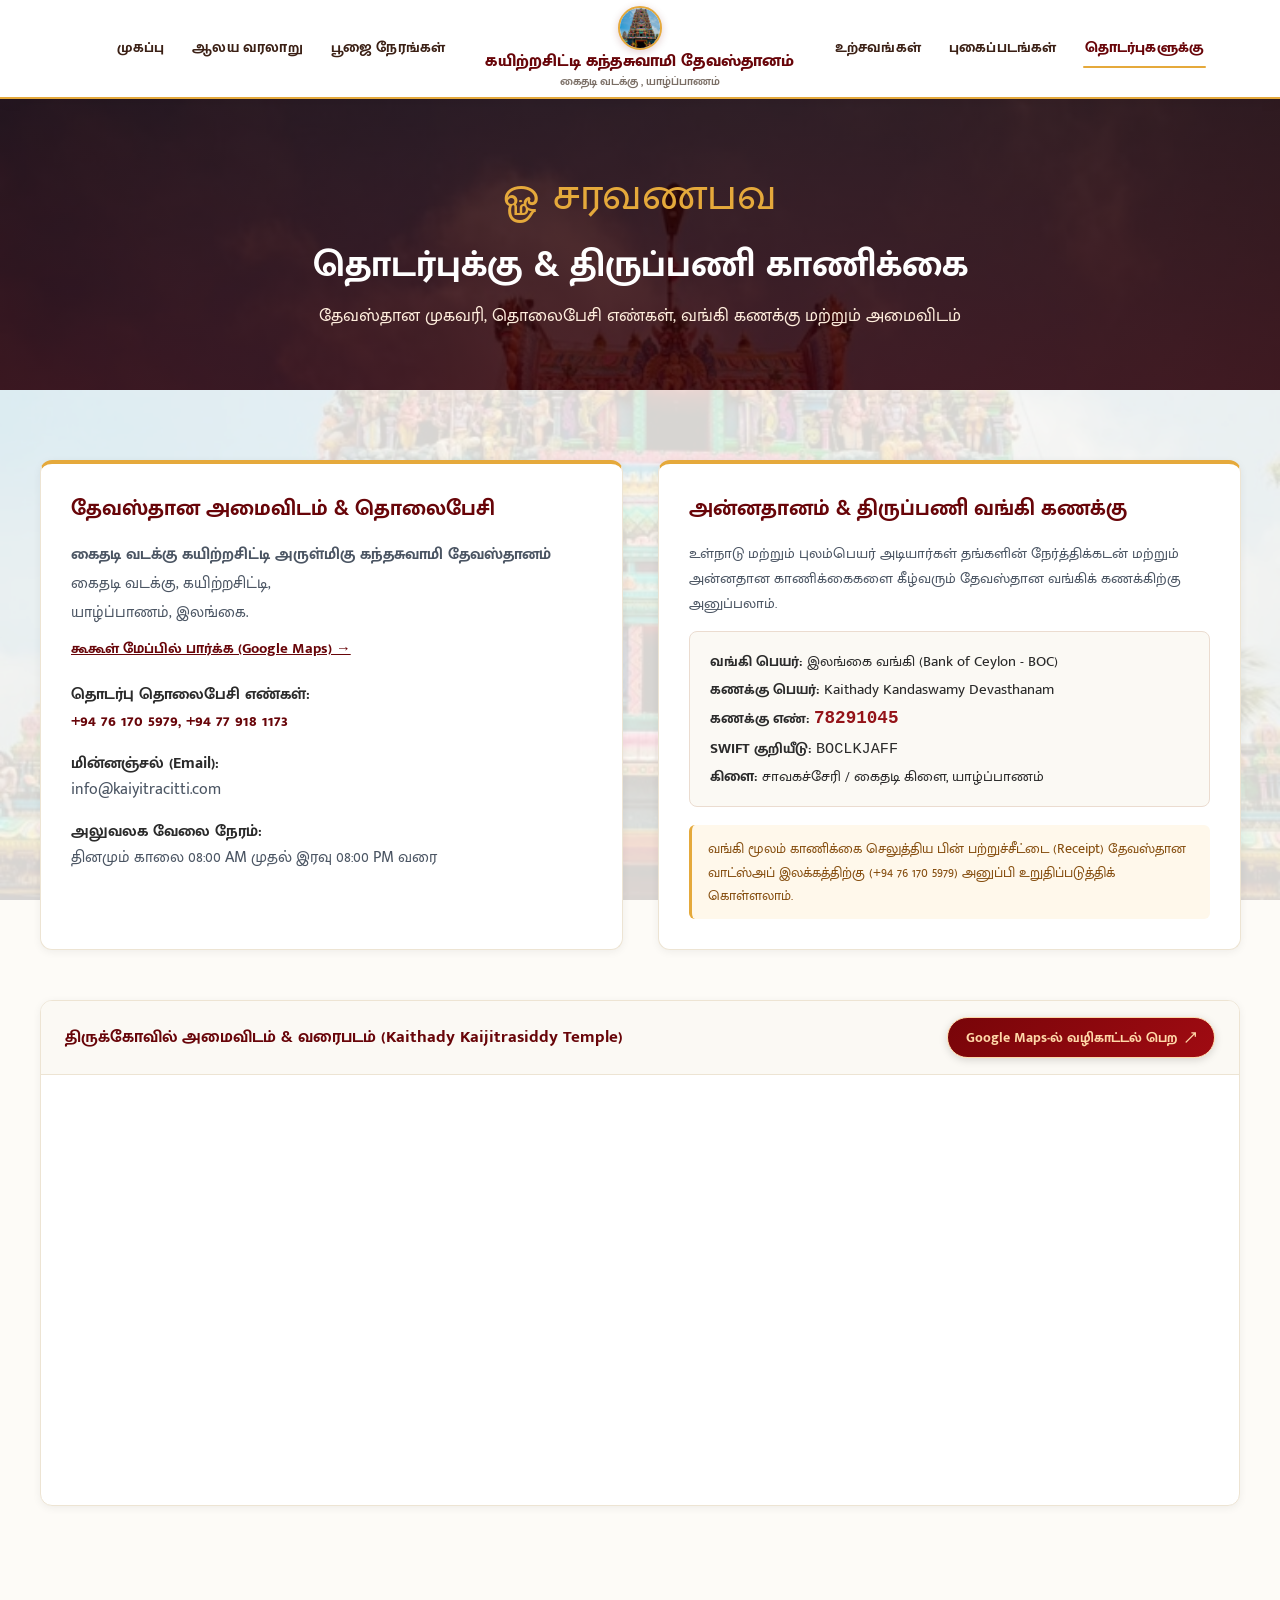
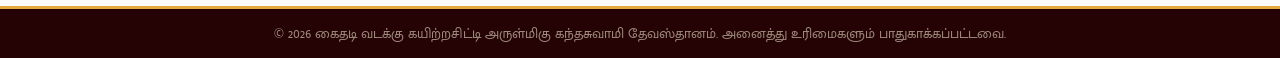
<file: htdocs/contact.html>
<!DOCTYPE html>
<html lang="ta">
<head>
    <meta charset="UTF-8">
    <meta name="viewport" content="width=device-width, initial-scale=1.0">
    <title>தொடர்புக்கு & திருப்பணி | கைதடி வடக்கு கயிற்றசிட்டி அருள்மிகு கந்தசுவாமி தேவஸ்தானம்</title>
    <link rel="preconnect" href="https://fonts.googleapis.com">
    <link rel="preconnect" href="https://fonts.gstatic.com" crossorigin>
    <link href="https://fonts.googleapis.com/css2?family=Mukta+Malar:wght@400;500;600;700;800&family=Noto+Sans+Tamil:wght@400;600;700&display=swap" rel="stylesheet">
    <link rel="stylesheet" href="css/style.css?v=20261007_clean">
    <style>
        body, button, input, select, textarea {
            font-family: 'Mukta Malar', 'Noto Sans Tamil', 'Nirmala UI', 'Latha', 'Vijaya', sans-serif !important;
        }
        .temple-logo-img {
            width: 50px;
            height: 50px;
            border-radius: 50%;
            border: 2px solid var(--color-gold);
            object-fit: cover;
        }
        .contact-hero {
            background: linear-gradient(rgba(35, 2, 4, 0.8), rgba(55, 3, 7, 0.85)), 
                        url('images/gopuram_front.jpg') center top/cover no-repeat;
            padding: 60px 0;
            color: #ffffff;
            text-align: center;
        }
        .contact-grid {
            display: grid;
            grid-template-columns: repeat(auto-fit, minmax(320px, 1fr));
            gap: 35px;
            margin-bottom: 50px;
        }
        .contact-box {
            background: #ffffff;
            border-radius: var(--radius-md);
            padding: 30px;
            border: 1px solid var(--border-color);
            box-shadow: var(--shadow-sm);
            border-top: 4px solid var(--color-gold);
        }
        .contact-box h3 {
            margin-top: 0;
            font-size: 1.35rem;
            color: var(--color-maroon);
            margin-bottom: 18px;
            display: flex;
            align-items: center;
            gap: 10px;
        }
        .bank-details-inner {
            background: #fbf9f4;
            border-radius: 8px;
            padding: 16px 20px;
            border: 1px solid #ebdcd0;
            font-size: 0.95rem;
            line-height: 1.8;
        }
    </style>
</head>
<body>

        <!-- நல்லூர் பாணி தேவஸ்தான முதன்மை Tab Bar (Nallur Style Header) -->
    <header class="nallur-header" id="mainHeader">
        <div class="container nallur-header-container">
            <!-- இடது பக்க மெனு (Left Wing) -->
            <ul class="nallur-nav-wing nallur-nav-left">
                <li><a href="index.html" class="nallur-nav-link">முகப்பு</a></li>
                <li><a href="history.html" class="nallur-nav-link">ஆலய வரலாறு</a></li>
                <li><a href="pooja.html" class="nallur-nav-link">பூஜை நேரங்கள்</a></li>
            </ul>

            <!-- மத்திய தேவஸ்தான இலச்சினை (Center Emblem & Brand) -->
            <a href="index.html" class="nallur-center-brand">
                <div class="nallur-brand-emblem">
                    <img src="images/kovil_front_hero.jpg" alt="கைதடி கந்தசுவாமி தேவஸ்தானம்">
                </div>
                <h1 class="nallur-brand-title"> கயிற்றசிட்டி கந்தசுவாமி தேவஸ்தானம்</h1>
                <span class="nallur-brand-location">கைதடி வடக்கு , யாழ்ப்பாணம்</span>
            </a>

            <!-- வலது பக்க மெனு (Right Wing) -->
            <ul class="nallur-nav-wing nallur-nav-right">
                <li><a href="festivals.html" class="nallur-nav-link">உற்சவங்கள்</a></li>
                <li><a href="gallery.html" class="nallur-nav-link">புகைப்படங்கள்</a></li>
                <li><a href="contact.html" class="nallur-nav-link active">தொடர்புகளுக்கு</a></li>
            </ul>

            <!-- மொபைல் மெனு பொத்தான் -->
            <button class="nallur-menu-toggle" id="menuToggle" aria-label="Menu">☰ மெனு</button>
        </div>

        <!-- மொபைல் மெனு (Mobile Drawer) -->
        <div class="nallur-mobile-drawer" id="mobileDrawer">
            <ul class="nallur-mobile-menu">
                <li><a href="index.html" class="nallur-mobile-link">முகப்பு</a></li>
                <li><a href="history.html" class="nallur-mobile-link">ஆலய வரலாறு</a></li>
                <li><a href="pooja.html" class="nallur-mobile-link">பூஜை நேரங்கள்</a></li>
                <li><a href="festivals.html" class="nallur-mobile-link">உற்சவங்கள்</a></li>
                <li><a href="gallery.html" class="nallur-mobile-link">புகைப்படங்கள்</a></li>
                <li><a href="contact.html" class="nallur-mobile-link active">தொடர்புகளுக்கு</a></li>
            </ul>
        </div>
    </header>

    <!-- பதாகை -->
    <section class="contact-hero">
        <div class="container">
            <div style="font-size: 2.8rem; color: var(--color-gold);">ௐ சரவணபவ</div>
            <h1 style="color: #ffffff; font-size: 2.3rem; margin-top: 8px;">தொடர்புக்கு & திருப்பணி காணிக்கை</h1>
            <p style="color: #ffeedd; font-size: 1.1rem; max-width: 650px; margin: 10px auto 0;">
                தேவஸ்தான முகவரி, தொலைபேசி எண்கள், வங்கி கணக்கு மற்றும் அமைவிடம்
            </p>
        </div>
    </section>

    <!-- முதன்மை தொடர்பு விவரங்கள் -->
    <main class="section">
        <div class="container">
            <div class="contact-grid">
                
                <!-- முகவரி மற்றும் நேரம் -->
                <div class="contact-box">
                    <h3>தேவஸ்தான அமைவிடம் & தொலைபேசி</h3>
                    <div style="margin-bottom: 20px;">
                        <p style="line-height: 1.8; color: #4b5563; margin-bottom: 8px;" id="contactAddressDisplay">
                            <strong>கைதடி வடக்கு கயிற்றசிட்டி அருள்மிகு கந்தசுவாமி தேவஸ்தானம்</strong><br>
                            கைதடி வடக்கு, கயிற்றசிட்டி,<br>
                            யாழ்ப்பாணம், இலங்கை.
                        </p>
                        <a href="https://maps.app.goo.gl/jAhya42bFBSFNGXw6" target="_blank" rel="noopener noreferrer" style="display: inline-flex; align-items: center; gap: 6px; color: var(--color-maroon); font-weight: 700; font-size: 0.92rem; text-decoration: underline;">
                            <span>கூகூள் மேப்பில் பார்க்க (Google Maps) &rarr;</span>
                        </a>
                    </div>

                    <div style="margin-bottom: 15px;">
                        <strong>தொடர்பு தொலைபேசி எண்கள்:</strong><br>
                        <span id="contactPhoneDisplay" style="color: var(--color-maroon); font-weight: 700; font-size: 1.05rem;">+94 76 170 5979, +94 77 918 1173</span>
                    </div>

                    <div style="margin-bottom: 15px;">
                        <strong>மின்னஞ்சல் (Email):</strong><br>
                        <span id="contactEmailDisplay" style="color: #4b5563;">info@kaiyitracitti.com</span>
                    </div>

                    <div>
                        <strong>அலுவலக வேலை நேரம்:</strong><br>
                        <span style="color: #4b5563;">தினமும் காலை 08:00 AM முதல் இரவு 08:00 PM வரை</span>
                    </div>
                </div>

                <!-- வங்கி கணக்கு -->
                <div class="contact-box">
                    <h3>அன்னதானம் & திருப்பணி வங்கி கணக்கு</h3>
                    <p style="font-size: 0.95rem; color: #4b5563; margin-bottom: 15px;">
                        உள்நாடு மற்றும் புலம்பெயர் அடியார்கள் தங்களின் நேர்த்திக்கடன் மற்றும் அன்னதான காணிக்கைகளை கீழ்வரும் தேவஸ்தான வங்கிக் கணக்கிற்கு அனுப்பலாம்.
                    </p>

                    <div class="bank-details-inner" id="contactBankDisplay">
                        <div><strong>வங்கி பெயர்:</strong> இலங்கை வங்கி (Bank of Ceylon - BOC)</div>
                        <div><strong>கணக்கு பெயர்:</strong> Kaithady Kandaswamy Devasthanam</div>
                        <div><strong>கணக்கு எண்:</strong> <code style="font-size: 1.1rem; color: #941318; font-weight: 700;">78291045</code></div>
                        <div><strong>SWIFT குறியீடு:</strong> <code>BOCLKJAFF</code></div>
                        <div><strong>கிளை:</strong> சாவகச்சேரி / கைதடி கிளை, யாழ்ப்பாணம்</div>
                    </div>

                    <div style="margin-top: 18px; background: #fff8eb; padding: 12px 16px; border-radius: 6px; border-left: 3px solid var(--color-gold); font-size: 0.88rem; color: #854d0e;">
                        வங்கி மூலம் காணிக்கை செலுத்திய பின் பற்றுச்சீட்டை (Receipt) தேவஸ்தான வாட்ஸ்அப் இலக்கத்திற்கு (+94 76 170 5979) அனுப்பி உறுதிப்படுத்திக் கொள்ளலாம்.
                    </div>
                </div>

            </div>

            <!-- Google Maps Embed -->
            <div style="background: #ffffff; border-radius: 12px; overflow: hidden; border: 1px solid var(--border-color); box-shadow: var(--shadow-sm); margin-bottom: 30px;">
                <div style="padding: 16px 24px; background: #fbf9f4; border-bottom: 1px solid var(--border-color); font-weight: 700; color: var(--color-maroon); display: flex; justify-content: space-between; align-items: center; flex-wrap: wrap; gap: 12px;">
                    <div style="display: flex; align-items: center; gap: 8px; font-size: 1.05rem;">
                        <span>திருக்கோவில் அமைவிடம் & வரைபடம் (Kaithady Kaijitrasiddy Temple)</span>
                    </div>
                    <a href="https://maps.app.goo.gl/jAhya42bFBSFNGXw6" target="_blank" rel="noopener noreferrer" style="display: inline-flex; align-items: center; gap: 8px; background: linear-gradient(135deg, #780509 0%, #a00b12 100%); color: #ffd8a8; padding: 8px 18px; border-radius: 24px; text-decoration: none; font-size: 0.88rem; font-weight: 700; border: 1px solid #ffd8a8; box-shadow: 0 2px 8px rgba(0,0,0,0.15); transition: transform 0.2s;">
                        <span>Google Maps-ல் வழிகாட்டல் பெற</span>
                        <span>&nearr;</span>
                    </a>
                </div>
                <iframe 
                    src="https://www.google.com/maps/embed?pb=!1m18!1m12!1m3!1d3932.7480572111867!2d80.1012077!3d9.6949551!2m3!1f0!2f0!3f0!3m2!1i1024!2i768!4f13.1!3m3!1m2!1s0x3afeffb2e72762bf%3A0x50849350c7dc64c3!2sKaithady%20kaijitrasiddy%20temple!5e0!3m2!1sen!2slk!4v1727255800000!5m2!1sen!2slk" 
                    width="100%" 
                    height="420" 
                    style="border:0;" 
                    allowfullscreen="" 
                    loading="lazy"
                    referrerpolicy="no-referrer-when-downgrade">
                </iframe>
            </div>

        </div>
    </main>

    <!-- அடிக்குறிப்பு -->
    <footer class="site-footer">
        <div class="container">
            <div class="footer-bottom">
                <p>© 2026 கைதடி வடக்கு கயிற்றசிட்டி அருள்மிகு கந்தசுவாமி தேவஸ்தானம். அனைத்து உரிமைகளும் பாதுகாக்கப்பட்டவை.</p>
            </div>
        </div>
    </footer>

    <script src="js/main.js?v=20261007_clean"></script>
</body>
</html>
</file>
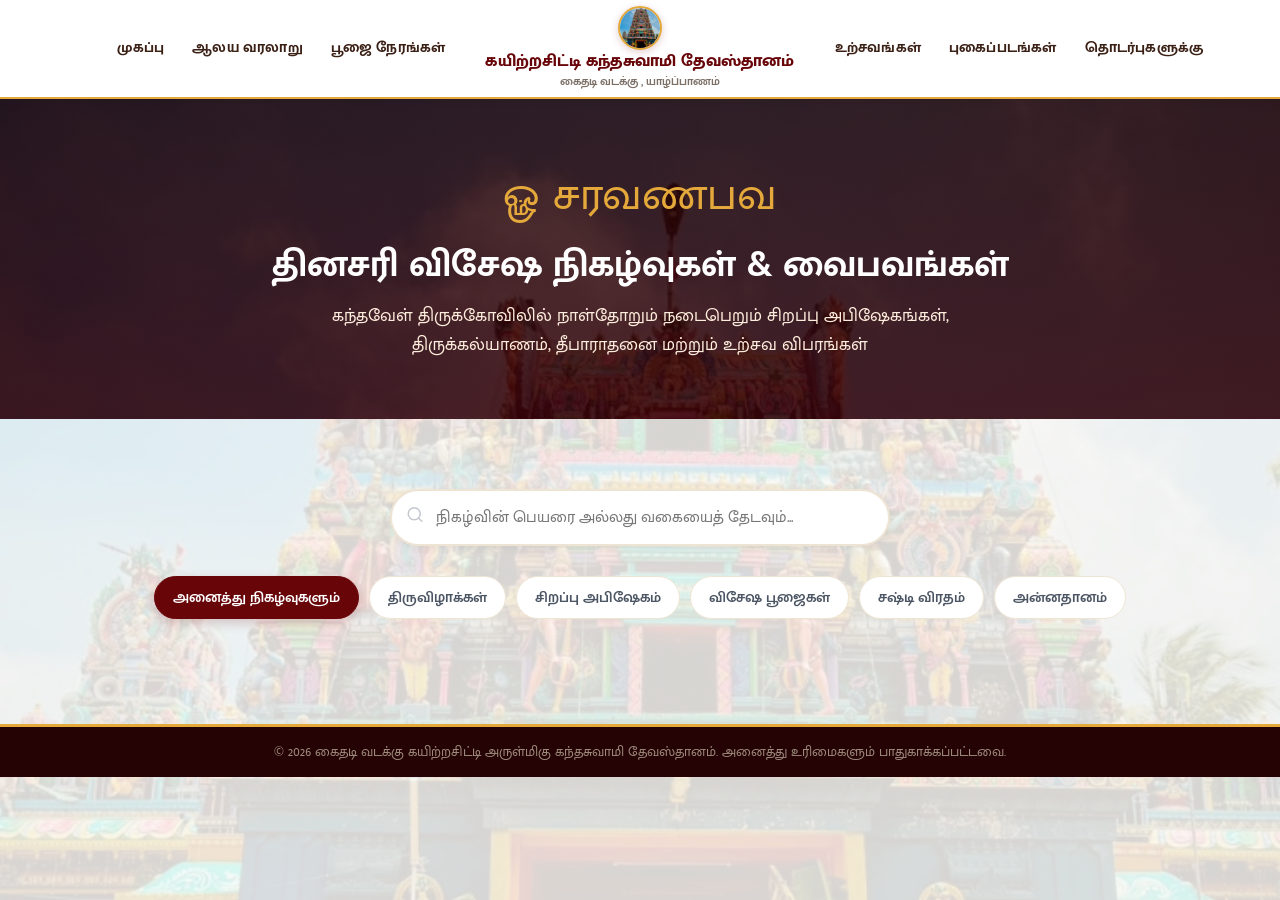
<file: htdocs/events.html>
<!DOCTYPE html>
<html lang="ta">
<head>
    <meta charset="UTF-8">
    <meta name="viewport" content="width=device-width, initial-scale=1.0">
    <title>தினசரி நிகழ்வுகள் | கைதடி வடக்கு கயிற்றசிட்டி அருள்மிகு கந்தசுவாமி தேவஸ்தானம்</title>
    <link rel="preconnect" href="https://fonts.googleapis.com">
    <link rel="preconnect" href="https://fonts.gstatic.com" crossorigin>
    <link href="https://fonts.googleapis.com/css2?family=Mukta+Malar:wght@400;500;600;700;800&family=Noto+Sans+Tamil:wght@400;600;700&display=swap" rel="stylesheet">
    <link rel="stylesheet" href="css/style.css?v=20261007_clean">
    <style>
        body, button, input, select, textarea {
            font-family: 'Mukta Malar', 'Noto Sans Tamil', 'Nirmala UI', 'Latha', 'Vijaya', sans-serif !important;
        }
        .temple-logo-img {
            width: 50px;
            height: 50px;
            border-radius: 50%;
            border: 2px solid var(--color-gold);
            object-fit: cover;
        }
        .page-banner {
            background: linear-gradient(rgba(35, 2, 4, 0.8), rgba(55, 3, 7, 0.85)), 
                        url('images/gopuram_front.jpg') center top/cover no-repeat;
            padding: 60px 0;
            color: #ffffff;
            text-align: center;
        }
        .search-bar-wrap {
            max-width: 500px;
            margin: 0 auto 30px;
            position: relative;
        }
        .search-bar-wrap input {
            width: 100%;
            padding: 13px 20px 13px 44px;
            border-radius: 30px;
            border: 2px solid var(--border-color);
            font-size: 1rem;
            outline: none;
            box-shadow: var(--shadow-sm);
        }
        .search-bar-wrap input:focus {
            border-color: var(--color-gold);
            box-shadow: 0 0 0 4px rgba(229, 169, 59, 0.2);
        }
        .search-icon {
            position: absolute;
            left: 16px;
            top: 50%;
            transform: translateY(-50%);
            color: #9ca3af;
            font-size: 1.1rem;
        }
    </style>
</head>
<body>

        <!-- நல்லூர் பாணி தேவஸ்தான முதன்மை Tab Bar (Nallur Style Header) -->
    <header class="nallur-header" id="mainHeader">
        <div class="container nallur-header-container">
            <!-- இடது பக்க மெனு (Left Wing) -->
            <ul class="nallur-nav-wing nallur-nav-left">
                <li><a href="index.html" class="nallur-nav-link">முகப்பு</a></li>
                <li><a href="history.html" class="nallur-nav-link">ஆலய வரலாறு</a></li>
                <li><a href="pooja.html" class="nallur-nav-link">பூஜை நேரங்கள்</a></li>
            </ul>

            <!-- மத்திய தேவஸ்தான இலச்சினை (Center Emblem & Brand) -->
            <a href="index.html" class="nallur-center-brand">
                <div class="nallur-brand-emblem">
                    <img src="images/kovil_front_hero.jpg" alt="கைதடி கந்தசுவாமி தேவஸ்தானம்">
                </div>
               <h1 class="nallur-brand-title"> கயிற்றசிட்டி கந்தசுவாமி தேவஸ்தானம்</h1>
                <span class="nallur-brand-location">கைதடி வடக்கு , யாழ்ப்பாணம்</span>
            </a>

            <!-- வலது பக்க மெனு (Right Wing) -->
            <ul class="nallur-nav-wing nallur-nav-right">
                <li><a href="festivals.html" class="nallur-nav-link">உற்சவங்கள்</a></li>
                <li><a href="gallery.html" class="nallur-nav-link">புகைப்படங்கள்</a></li>
                <li><a href="contact.html" class="nallur-nav-link">தொடர்புகளுக்கு</a></li>
            </ul>

            <!-- மொபைல் மெனு பொத்தான் -->
            <button class="nallur-menu-toggle" id="menuToggle" aria-label="Menu">☰ மெனு</button>
        </div>

        <!-- மொபைல் மெனு (Mobile Drawer) -->
        <div class="nallur-mobile-drawer" id="mobileDrawer">
            <ul class="nallur-mobile-menu">
                <li><a href="index.html" class="nallur-mobile-link">முகப்பு</a></li>
                <li><a href="history.html" class="nallur-mobile-link">ஆலய வரலாறு</a></li>
                <li><a href="pooja.html" class="nallur-mobile-link">பூஜை நேரங்கள்</a></li>
                <li><a href="festivals.html" class="nallur-mobile-link">உற்சவங்கள்</a></li>
                <li><a href="gallery.html" class="nallur-mobile-link">புகைப்படங்கள்</a></li>
                <li><a href="contact.html" class="nallur-mobile-link">தொடர்புகளுக்கு</a></li>
            </ul>
        </div>
    </header>

    <!-- பதாகை -->
    <section class="page-banner">
        <div class="container">
            <div style="font-size: 2.8rem; color: var(--color-gold);">ௐ சரவணபவ</div>
            <h1 style="color: #ffffff; font-size: 2.3rem; margin-top: 8px;">தினசரி விசேஷ நிகழ்வுகள் & வைபவங்கள்</h1>
            <p style="color: #ffeedd; font-size: 1.1rem; max-width: 650px; margin: 10px auto 0;">
                கந்தவேள் திருக்கோவிலில் நாள்தோறும் நடைபெறும் சிறப்பு அபிஷேகங்கள், திருக்கல்யாணம், தீபாராதனை மற்றும் உற்சவ விபரங்கள்
            </p>
        </div>
    </section>

    <!-- நிகழ்வுகள் பட்டியல் பகுதி -->
    <main class="section">
        <div class="container">

            <!-- தேடல் பெட்டி -->
            <div class="search-bar-wrap">
                <span class="search-icon"><svg width="18" height="18" viewBox="0 0 24 24" fill="none" stroke="currentColor" stroke-width="2" stroke-linecap="round" stroke-linejoin="round" style="opacity: 0.6;"><circle cx="11" cy="11" r="8"></circle><line x1="21" y1="21" x2="16.65" y2="16.65"></line></svg></span>
                <input type="text" id="eventSearchInput" placeholder="நிகழ்வின் பெயரை அல்லது வகையைத் தேடவும்...">
            </div>

            <!-- வகைகள் வடிகட்டி பொத்தான்கள் -->
            <div class="gallery-filter-bar">
                <button class="filter-btn active" data-category="all">அனைத்து நிகழ்வுகளும்</button>
                <button class="filter-btn" data-category="திருவிழா">திருவிழாக்கள்</button>
                <button class="filter-btn" data-category="அபிஷேகம்">சிறப்பு அபிஷேகம்</button>
                <button class="filter-btn" data-category="விசேஷ பூஜை">விசேஷ பூஜைகள்</button>
                <button class="filter-btn" data-category="சஷ்டி விரதம்">சஷ்டி விரதம்</button>
                <button class="filter-btn" data-category="அன்னதானம்">அன்னதானம்</button>
            </div>

            <!-- நிகழ்வுகள் கட்டம் -->
            <div class="events-grid" id="eventsListGrid">
                <!-- Javascript will populate events here -->
            </div>

        </div>
    </main>

    <!-- அடிக்குறிப்பு -->
    <footer class="site-footer">
        <div class="container">
            <div class="footer-bottom">
                <p>© 2026 கைதடி வடக்கு கயிற்றசிட்டி அருள்மிகு கந்தசுவாமி தேவஸ்தானம். அனைத்து உரிமைகளும் பாதுகாக்கப்பட்டவை.</p>
            </div>
        </div>
    </footer>

    <script src="js/main.js?v=20261007_clean"></script>
    <script src="js/events.js?v=20261007_clean"></script>
</body>
</html>
</file>
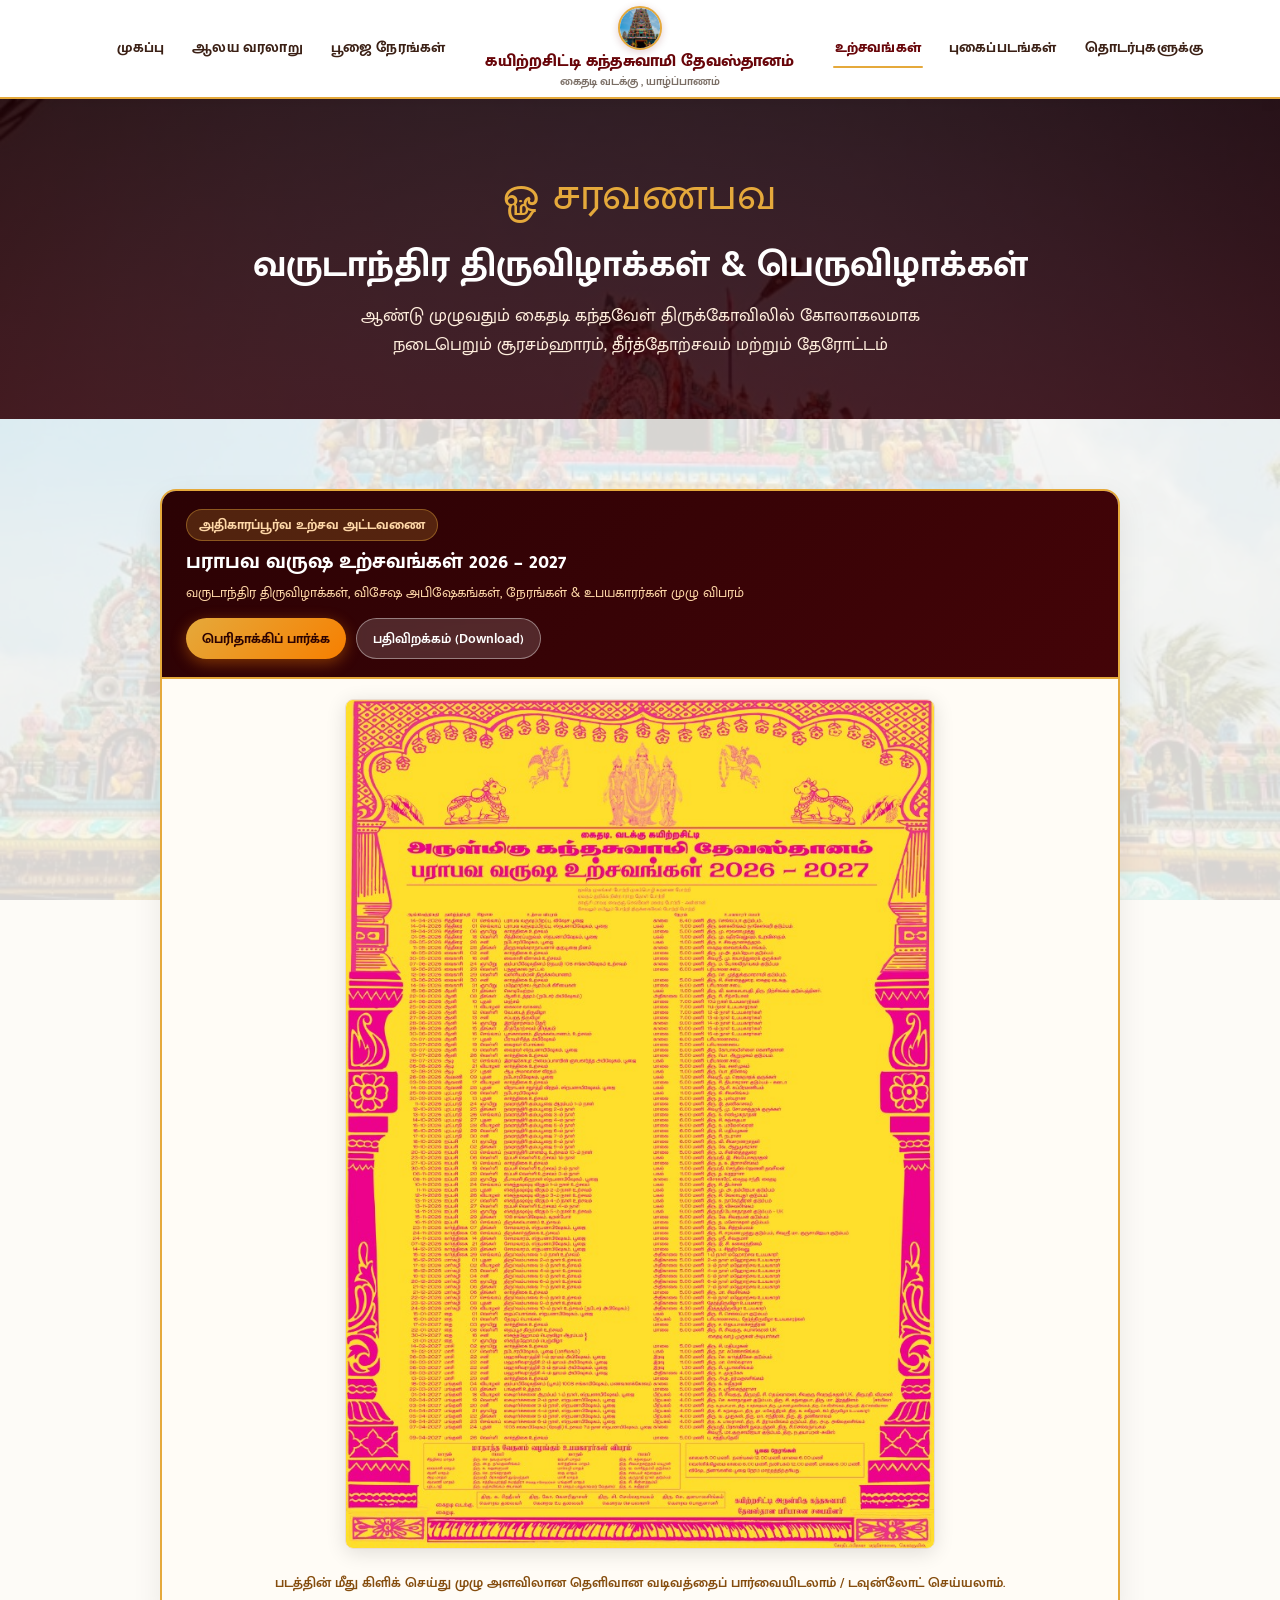
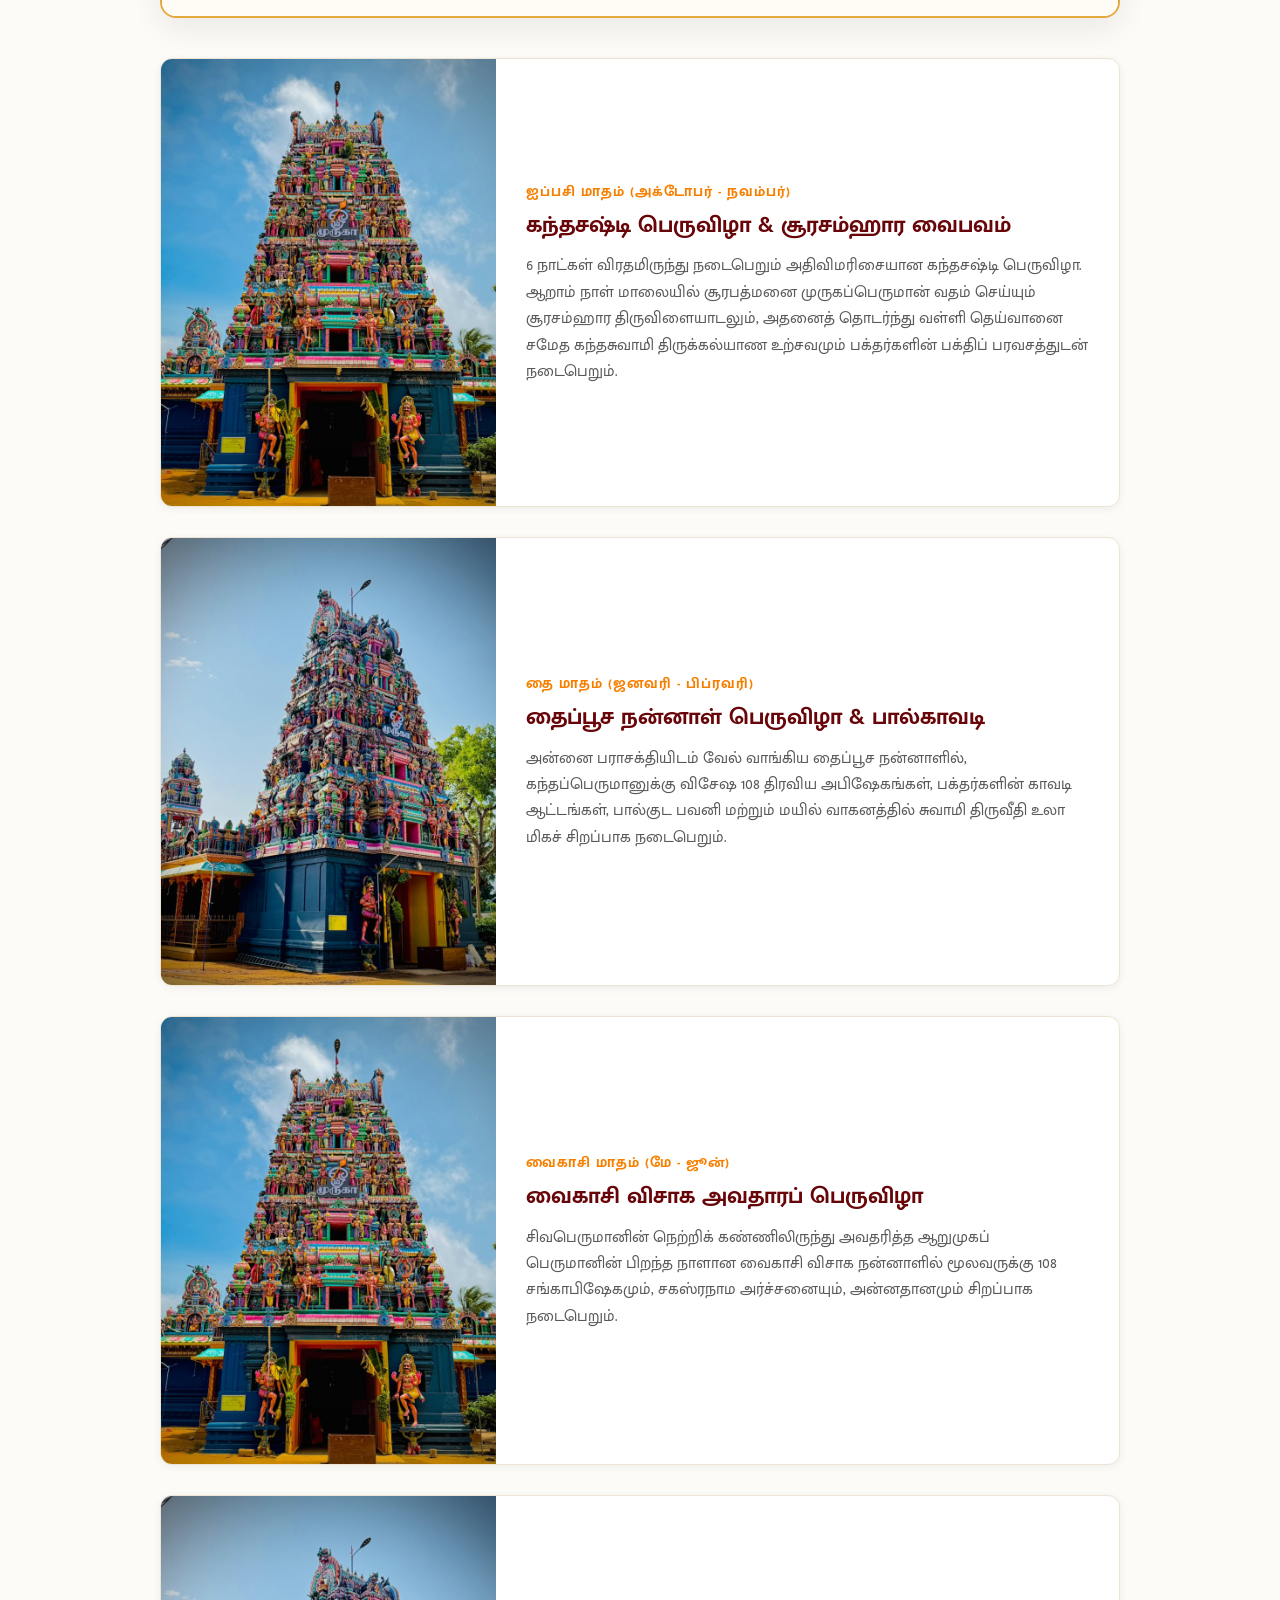
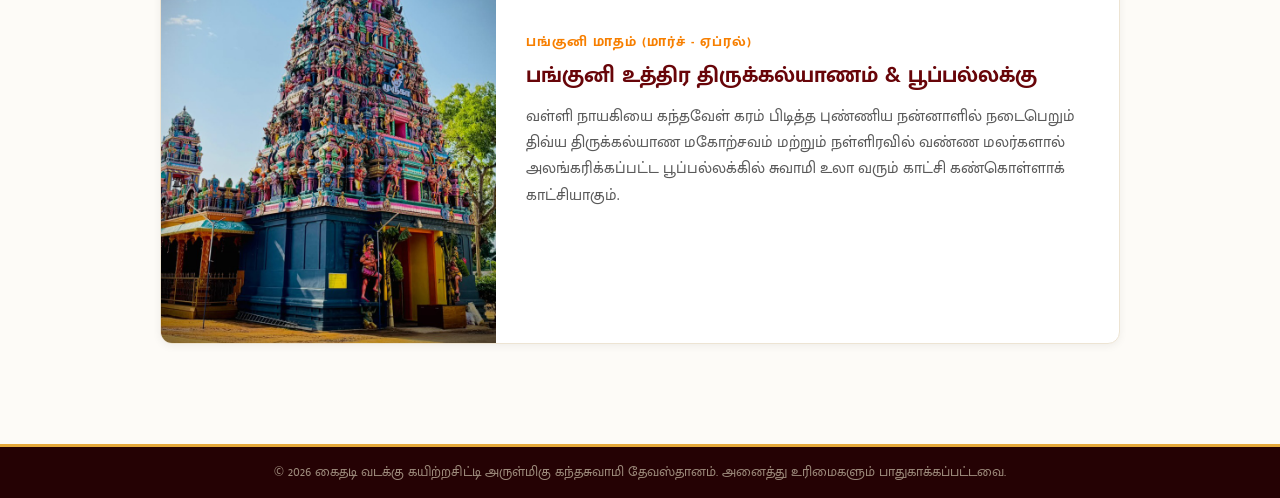
<file: htdocs/festivals.html>
<!DOCTYPE html>
<html lang="ta">
<head>
    <meta charset="UTF-8">
    <meta name="viewport" content="width=device-width, initial-scale=1.0">
    <title>வருடாந்திர உற்சவங்கள் | கைதடி வடக்கு கயிற்றசிட்டி அருள்மிகு கந்தசுவாமி தேவஸ்தானம்</title>
    <link rel="preconnect" href="https://fonts.googleapis.com">
    <link rel="preconnect" href="https://fonts.gstatic.com" crossorigin>
    <link href="https://fonts.googleapis.com/css2?family=Mukta+Malar:wght@400;500;600;700;800&family=Noto+Sans+Tamil:wght@400;600;700&display=swap" rel="stylesheet">
    <link rel="stylesheet" href="css/style.css?v=20261007_clean">
    <style>
        body, button, input, select, textarea {
            font-family: 'Mukta Malar', 'Noto Sans Tamil', 'Nirmala UI', 'Latha', 'Vijaya', sans-serif !important;
        }
        .temple-logo-img {
            width: 50px;
            height: 50px;
            border-radius: 50%;
            border: 2px solid var(--color-gold);
            object-fit: cover;
        }
        .festivals-hero {
            background: linear-gradient(rgba(35, 2, 4, 0.8), rgba(55, 3, 7, 0.85)), 
                        url('images/gopuram_side.jpg') center top/cover no-repeat;
            padding: 60px 0;
            color: #ffffff;
            text-align: center;
        }
    </style>
</head>
<body>

        <!-- நல்லூர் பாணி தேவஸ்தான முதன்மை Tab Bar (Nallur Style Header) -->
    <header class="nallur-header" id="mainHeader">
        <div class="container nallur-header-container">
            <!-- இடது பக்க மெனு (Left Wing) -->
            <ul class="nallur-nav-wing nallur-nav-left">
                <li><a href="index.html" class="nallur-nav-link">முகப்பு</a></li>
                <li><a href="history.html" class="nallur-nav-link">ஆலய வரலாறு</a></li>
                <li><a href="pooja.html" class="nallur-nav-link">பூஜை நேரங்கள்</a></li>
            </ul>

            <!-- மத்திய தேவஸ்தான இலச்சினை (Center Emblem & Brand) -->
            <a href="index.html" class="nallur-center-brand">
                <div class="nallur-brand-emblem">
                    <img src="images/kovil_front_hero.jpg" alt="கைதடி கந்தசுவாமி தேவஸ்தானம்">
                </div>
               <h1 class="nallur-brand-title"> கயிற்றசிட்டி கந்தசுவாமி தேவஸ்தானம்</h1>
                <span class="nallur-brand-location">கைதடி வடக்கு , யாழ்ப்பாணம்</span>
            </a>

            <!-- வலது பக்க மெனு (Right Wing) -->
            <ul class="nallur-nav-wing nallur-nav-right">
                <li><a href="festivals.html" class="nallur-nav-link active">உற்சவங்கள்</a></li>
                <li><a href="gallery.html" class="nallur-nav-link">புகைப்படங்கள்</a></li>
                <li><a href="contact.html" class="nallur-nav-link">தொடர்புகளுக்கு</a></li>
            </ul>

            <!-- மொபைல் மெனு பொத்தான் -->
            <button class="nallur-menu-toggle" id="menuToggle" aria-label="Menu">☰ மெனு</button>
        </div>

        <!-- மொபைல் மெனு (Mobile Drawer) -->
        <div class="nallur-mobile-drawer" id="mobileDrawer">
            <ul class="nallur-mobile-menu">
                <li><a href="index.html" class="nallur-mobile-link">முகப்பு</a></li>
                <li><a href="history.html" class="nallur-mobile-link">ஆலய வரலாறு</a></li>
                <li><a href="pooja.html" class="nallur-mobile-link">பூஜை நேரங்கள்</a></li>
                <li><a href="festivals.html" class="nallur-mobile-link active">உற்சவங்கள்</a></li>
                <li><a href="gallery.html" class="nallur-mobile-link">புகைப்படங்கள்</a></li>
                <li><a href="contact.html" class="nallur-mobile-link">தொடர்புகளுக்கு</a></li>
            </ul>
        </div>
    </header>

    <!-- பதாகை -->
    <section class="festivals-hero">
        <div class="container">
            <div style="font-size: 2.8rem; color: var(--color-gold);">ௐ சரவணபவ</div>
            <h1 style="color: #ffffff; font-size: 2.3rem; margin-top: 8px;">வருடாந்திர திருவிழாக்கள் & பெருவிழாக்கள்</h1>
            <p style="color: #ffeedd; font-size: 1.1rem; max-width: 650px; margin: 10px auto 0;">
                ஆண்டு முழுவதும் கைதடி கந்தவேள் திருக்கோவிலில் கோலாகலமாக நடைபெறும் சூரசம்ஹாரம், தீர்த்தோற்சவம் மற்றும் தேரோட்டம்
            </p>
        </div>
    </section>

    <!-- திருவிழாக்கள் பட்டியல் -->
    <main class="section">
        <div class="container" style="max-width: 1000px;" id="festivalsContainer">
            
            <!-- அதிகாரப்பூர்வ பராபவ வருஷ உற்சவ அட்டவணை (Official Calendar Poster) -->
            <div class="festival-poster-card" style="background: #ffffff; border-radius: 16px; border: 2px solid var(--color-gold); box-shadow: 0 10px 30px rgba(0,0,0,0.08); margin-bottom: 40px; overflow: hidden;">
                <div style="background: linear-gradient(135deg, #2b0204 0%, #440408 100%); color: #ffffff; padding: 18px 24px; display: flex; justify-content: space-between; align-items: center; flex-wrap: wrap; gap: 14px; border-bottom: 2px solid var(--color-gold);">
                    <div>
                        <span style="display: inline-block; background: rgba(229, 169, 59, 0.2); color: #ffd8a8; padding: 4px 12px; border-radius: 20px; font-size: 0.85rem; font-weight: 700; margin-bottom: 6px; border: 1px solid rgba(229, 169, 59, 0.4);">அதிகாரப்பூர்வ உற்சவ அட்டவணை</span>
                        <h2 style="font-size: 1.35rem; color: #ffffff; margin: 0; font-family: var(--font-tamil-primary);">பராபவ வருஷ உற்சவங்கள் 2026 – 2027</h2>
                        <p style="color: #ffd8a8; font-size: 0.88rem; margin: 4px 0 0;">வருடாந்திர திருவிழாக்கள், விசேஷ அபிஷேகங்கள், நேரங்கள் & உபயகாரர்கள் முழு விபரம்</p>
                    </div>
                    <div style="display: flex; gap: 10px; flex-wrap: wrap;">
                        <a href="images/festivals_calendar_2026_2027.jpg" target="_blank" class="btn-primary" style="padding: 8px 16px; font-size: 0.88rem; text-decoration: none; border-radius: 30px; display: inline-flex; align-items: center; gap: 6px;">
                            <span>பெரிதாக்கிப் பார்க்க</span>
                        </a>
                        <a href="images/festivals_calendar_2026_2027.jpg" download="Kaithady_Kandaswamy_Festivals_2026_2027.jpg" class="btn-secondary" style="padding: 8px 16px; font-size: 0.88rem; text-decoration: none; border-radius: 30px; display: inline-flex; align-items: center; gap: 6px; background: rgba(255,255,255,0.15); border: 1px solid rgba(255,255,255,0.4); color: #ffffff;">
                            <span>பதிவிறக்கம் (Download)</span>
                        </a>
                    </div>
                </div>

                <div style="padding: 20px; text-align: center; background: #fffcf6;">
                    <a href="images/festivals_calendar_2026_2027.jpg" target="_blank" title="கிளிக் செய்து முழு அளவில் பார்க்கவும்" style="display: inline-block; cursor: zoom-in; max-width: 100%;">
                        <img src="images/festivals_calendar_2026_2027.jpg" alt="கைதடி வடக்கு கயிற்றசிட்டி அருள்மிகு கந்தசுவாமி தேவஸ்தானம் பராபவ வருஷ உற்சவங்கள் 2026 - 2027" style="max-width: 100%; height: auto; max-height: 850px; border-radius: 8px; box-shadow: 0 4px 20px rgba(0,0,0,0.12); border: 1px solid #ebdcd0; display: block; margin: 0 auto; transition: transform 0.25s ease;">
                    </a>
                    <div style="margin-top: 14px; color: #854d0e; font-size: 0.9rem; font-weight: 600;">
                        படத்தின் மீது கிளிக் செய்து முழு அளவிலான தெளிவான வடிவத்தைப் பார்வையிடலாம் / டவுன்லோட் செய்யலாம்.
                    </div>
                </div>
            </div>
            
            <div class="festival-card">
                <div class="festival-img-wrap">
                    <img src="images/gopuram_front.jpg" alt="கந்தசஷ்டி விழா">
                </div>
                <div class="festival-info">
                    <div class="festival-month">ஐப்பசி மாதம் (அக்டோபர் - நவம்பர்)</div>
                    <h3 class="festival-title">கந்தசஷ்டி பெருவிழா & சூரசம்ஹார வைபவம்</h3>
                    <p class="festival-desc">
                        6 நாட்கள் விரதமிருந்து நடைபெறும் அதிவிமரிசையான கந்தசஷ்டி பெருவிழா. ஆறாம் நாள் மாலையில் 
                        சூரபத்மனை முருகப்பெருமான் வதம் செய்யும் சூரசம்ஹார திருவிளையாடலும், அதனைத் தொடர்ந்து வள்ளி தெய்வானை 
                        சமேத கந்தசுவாமி திருக்கல்யாண உற்சவமும் பக்தர்களின் பக்திப் பரவசத்துடன் நடைபெறும்.
                    </p>
                </div>
            </div>

            <div class="festival-card">
                <div class="festival-img-wrap">
                    <img src="images/gopuram_side.jpg" alt="தைப்பூசம்">
                </div>
                <div class="festival-info">
                    <div class="festival-month">தை மாதம் (ஜனவரி - பிப்ரவரி)</div>
                    <h3 class="festival-title">தைப்பூச நன்னாள் பெருவிழா & பால்காவடி</h3>
                    <p class="festival-desc">
                        அன்னை பராசக்தியிடம் வேல் வாங்கிய தைப்பூச நன்னாளில், கந்தப்பெருமானுக்கு விசேஷ 108 திரவிய அபிஷேகங்கள், 
                        பக்தர்களின் காவடி ஆட்டங்கள், பால்குட பவனி மற்றும் மயில் வாகனத்தில் சுவாமி திருவீதி உலா மிகச் சிறப்பாக நடைபெறும்.
                    </p>
                </div>
            </div>

            <div class="festival-card">
                <div class="festival-img-wrap">
                    <img src="images/gopuram_front.jpg" alt="வைகாசி விசாகம்">
                </div>
                <div class="festival-info">
                    <div class="festival-month">வைகாசி மாதம் (மே - ஜூன்)</div>
                    <h3 class="festival-title">வைகாசி விசாக அவதாரப் பெருவிழா</h3>
                    <p class="festival-desc">
                        சிவபெருமானின் நெற்றிக் கண்ணிலிருந்து அவதரித்த ஆறுமுகப் பெருமானின் பிறந்த நாளான வைகாசி விசாக நன்னாளில் 
                        மூலவருக்கு 108 சங்காபிஷேகமும், சகஸ்ரநாம அர்ச்சனையும், அன்னதானமும் சிறப்பாக நடைபெறும்.
                    </p>
                </div>
            </div>

            <div class="festival-card">
                <div class="festival-img-wrap">
                    <img src="images/gopuram_side.jpg" alt="பங்குனி உத்திரம்">
                </div>
                <div class="festival-info">
                    <div class="festival-month">பங்குனி மாதம் (மார்ச் - ஏப்ரல்)</div>
                    <h3 class="festival-title">பங்குனி உத்திர திருக்கல்யாணம் & பூப்பல்லக்கு</h3>
                    <p class="festival-desc">
                        வள்ளி நாயகியை கந்தவேள் கரம் பிடித்த புண்ணிய நன்னாளில் நடைபெறும் திவ்ய திருக்கல்யாண மகோற்சவம் 
                        மற்றும் நள்ளிரவில் வண்ண மலர்களால் அலங்கரிக்கப்பட்ட பூப்பல்லக்கில் சுவாமி உலா வரும் காட்சி கண்கொள்ளாக் காட்சியாகும்.
                    </p>
                </div>
            </div>

        </div>
    </main>

    <!-- அடிக்குறிப்பு -->
    <footer class="site-footer">
        <div class="container">
            <div class="footer-bottom">
                <p>© 2026 கைதடி வடக்கு கயிற்றசிட்டி அருள்மிகு கந்தசுவாமி தேவஸ்தானம். அனைத்து உரிமைகளும் பாதுகாக்கப்பட்டவை.</p>
            </div>
        </div>
    </footer>

    <script src="js/main.js?v=20261007_clean"></script>
</body>
</html>
</file>
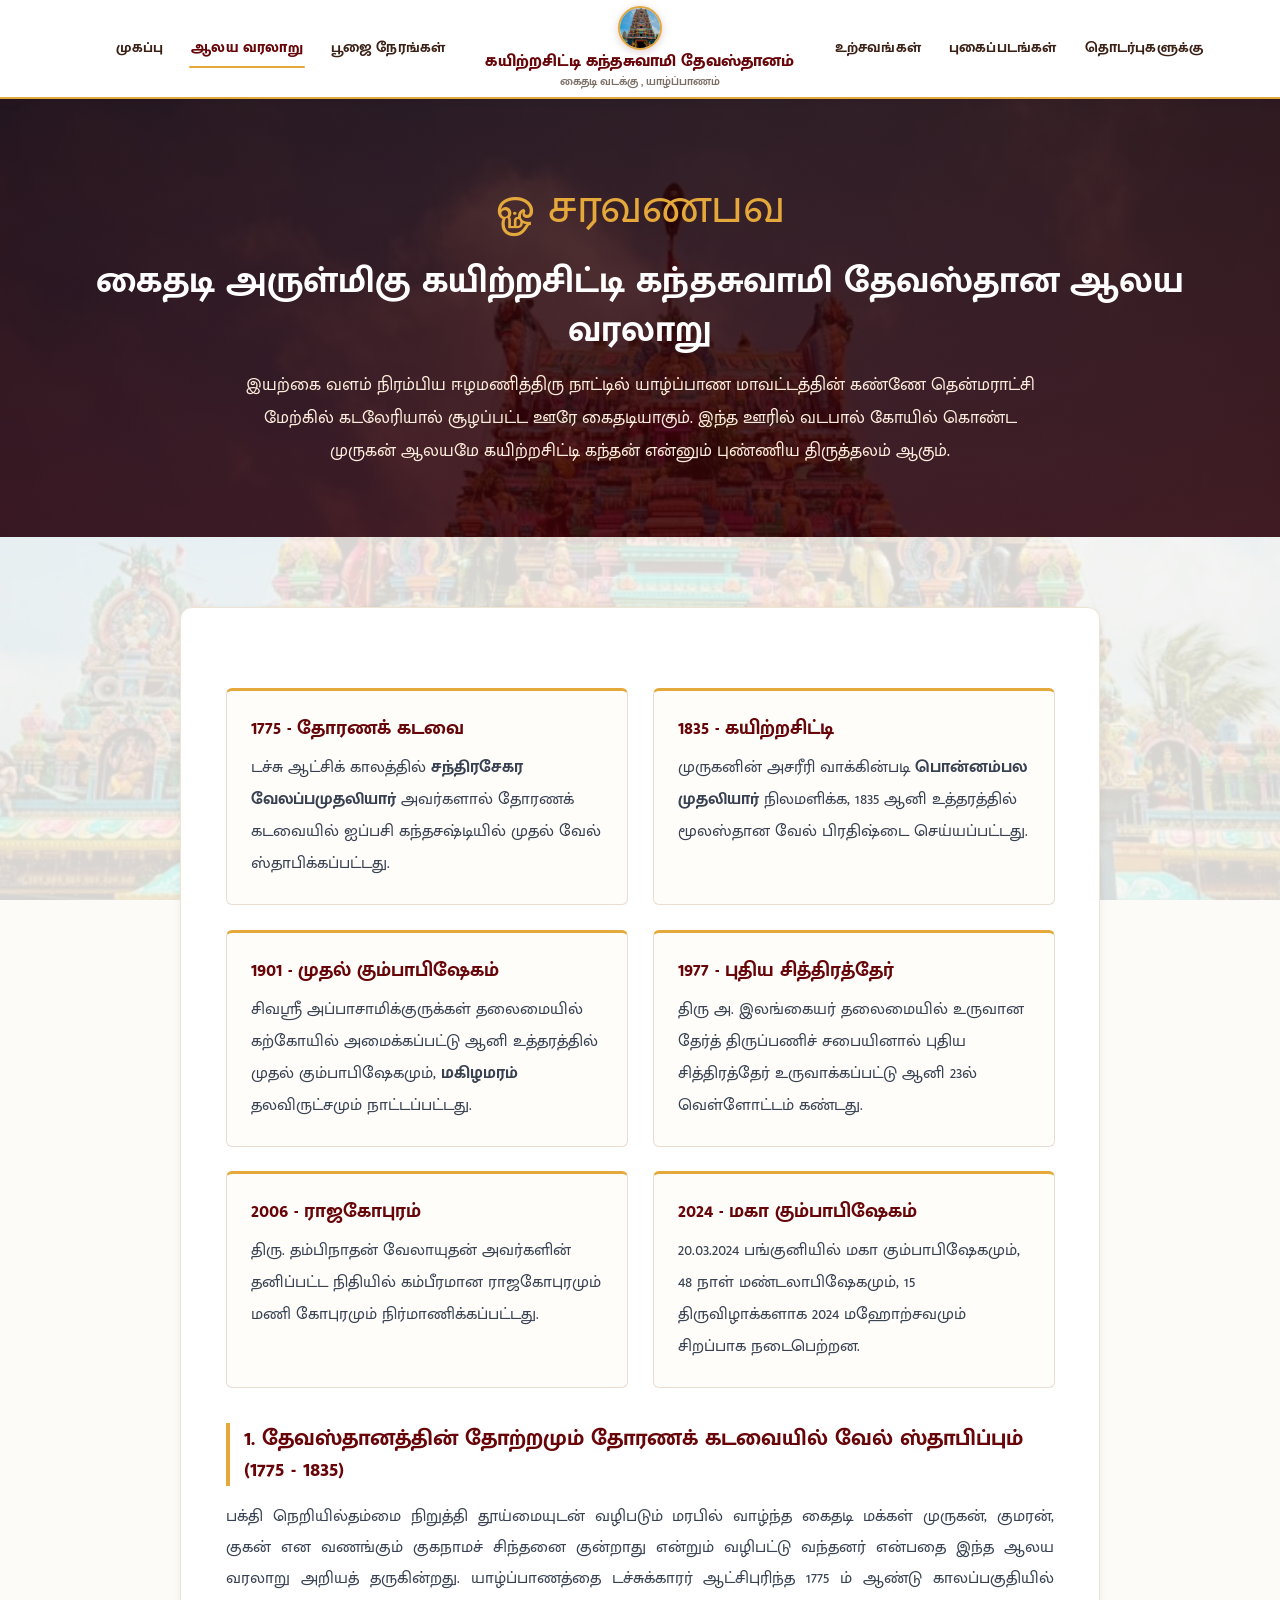
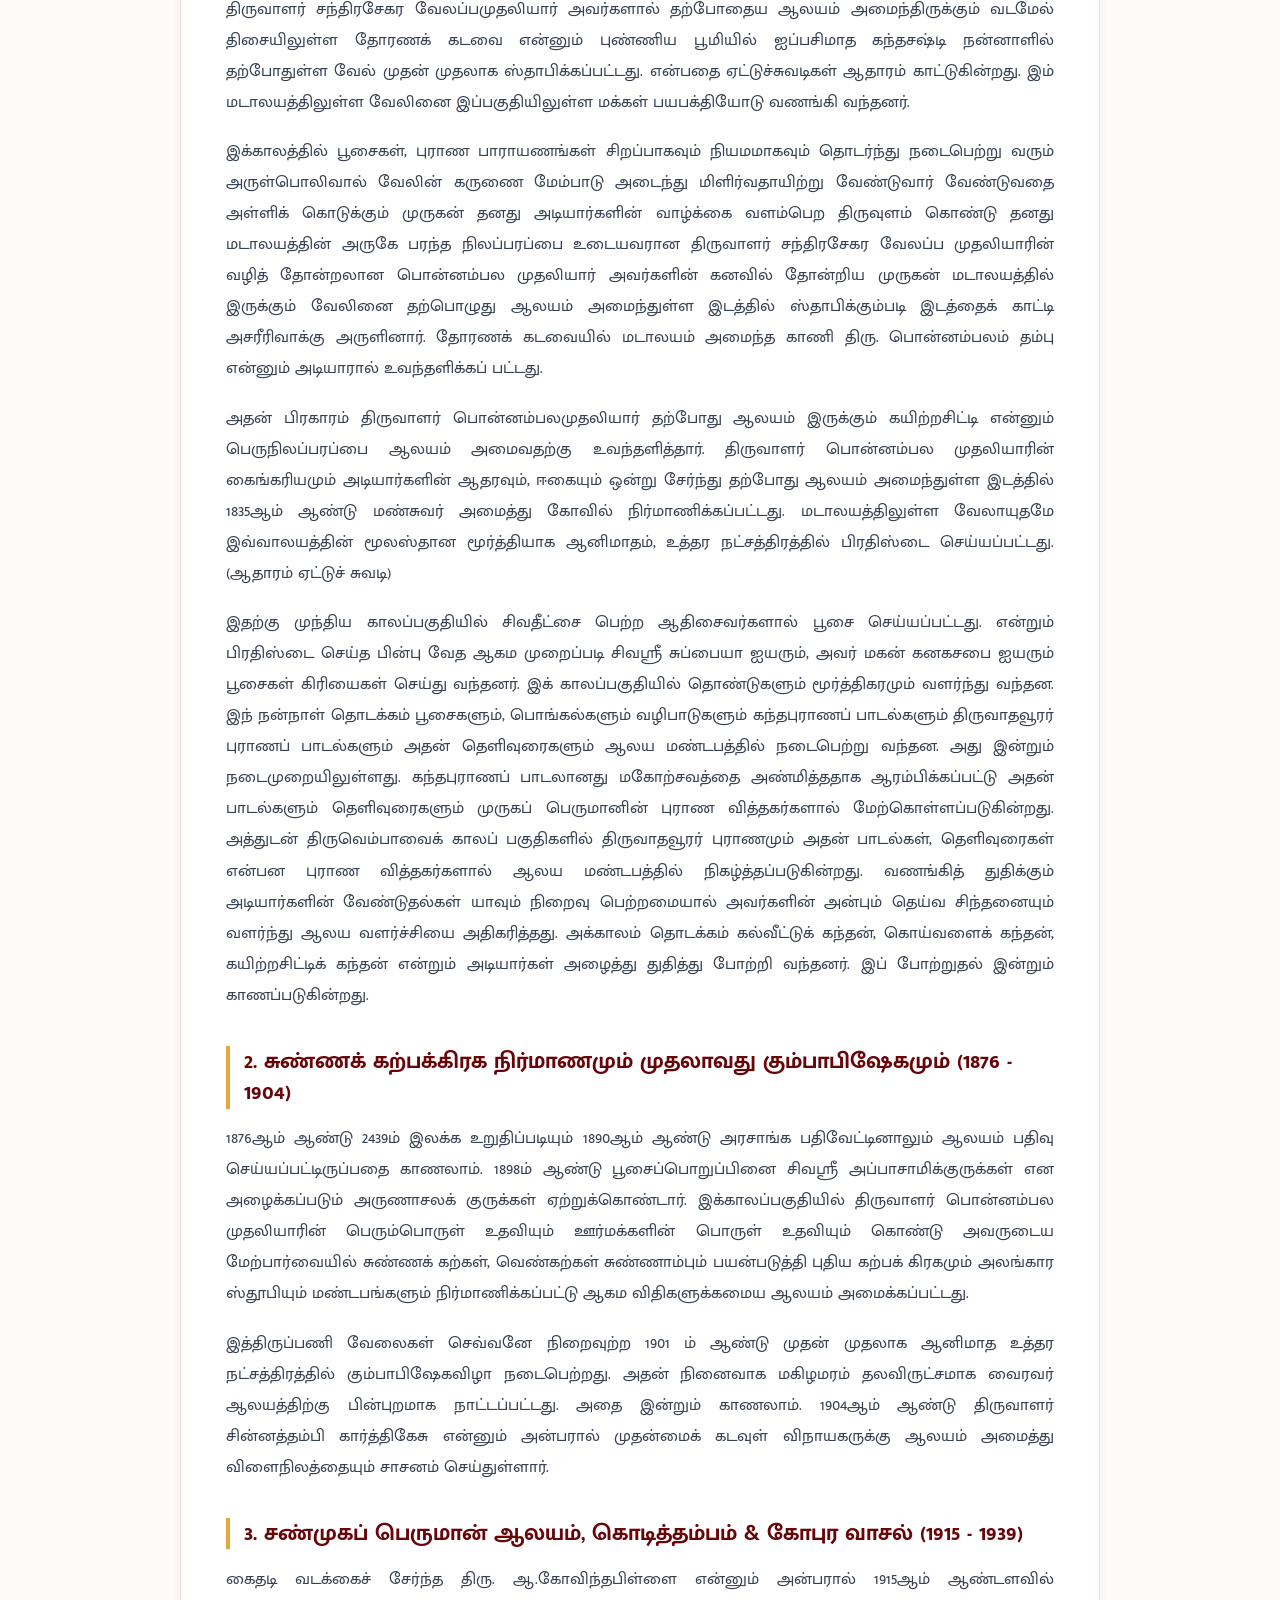
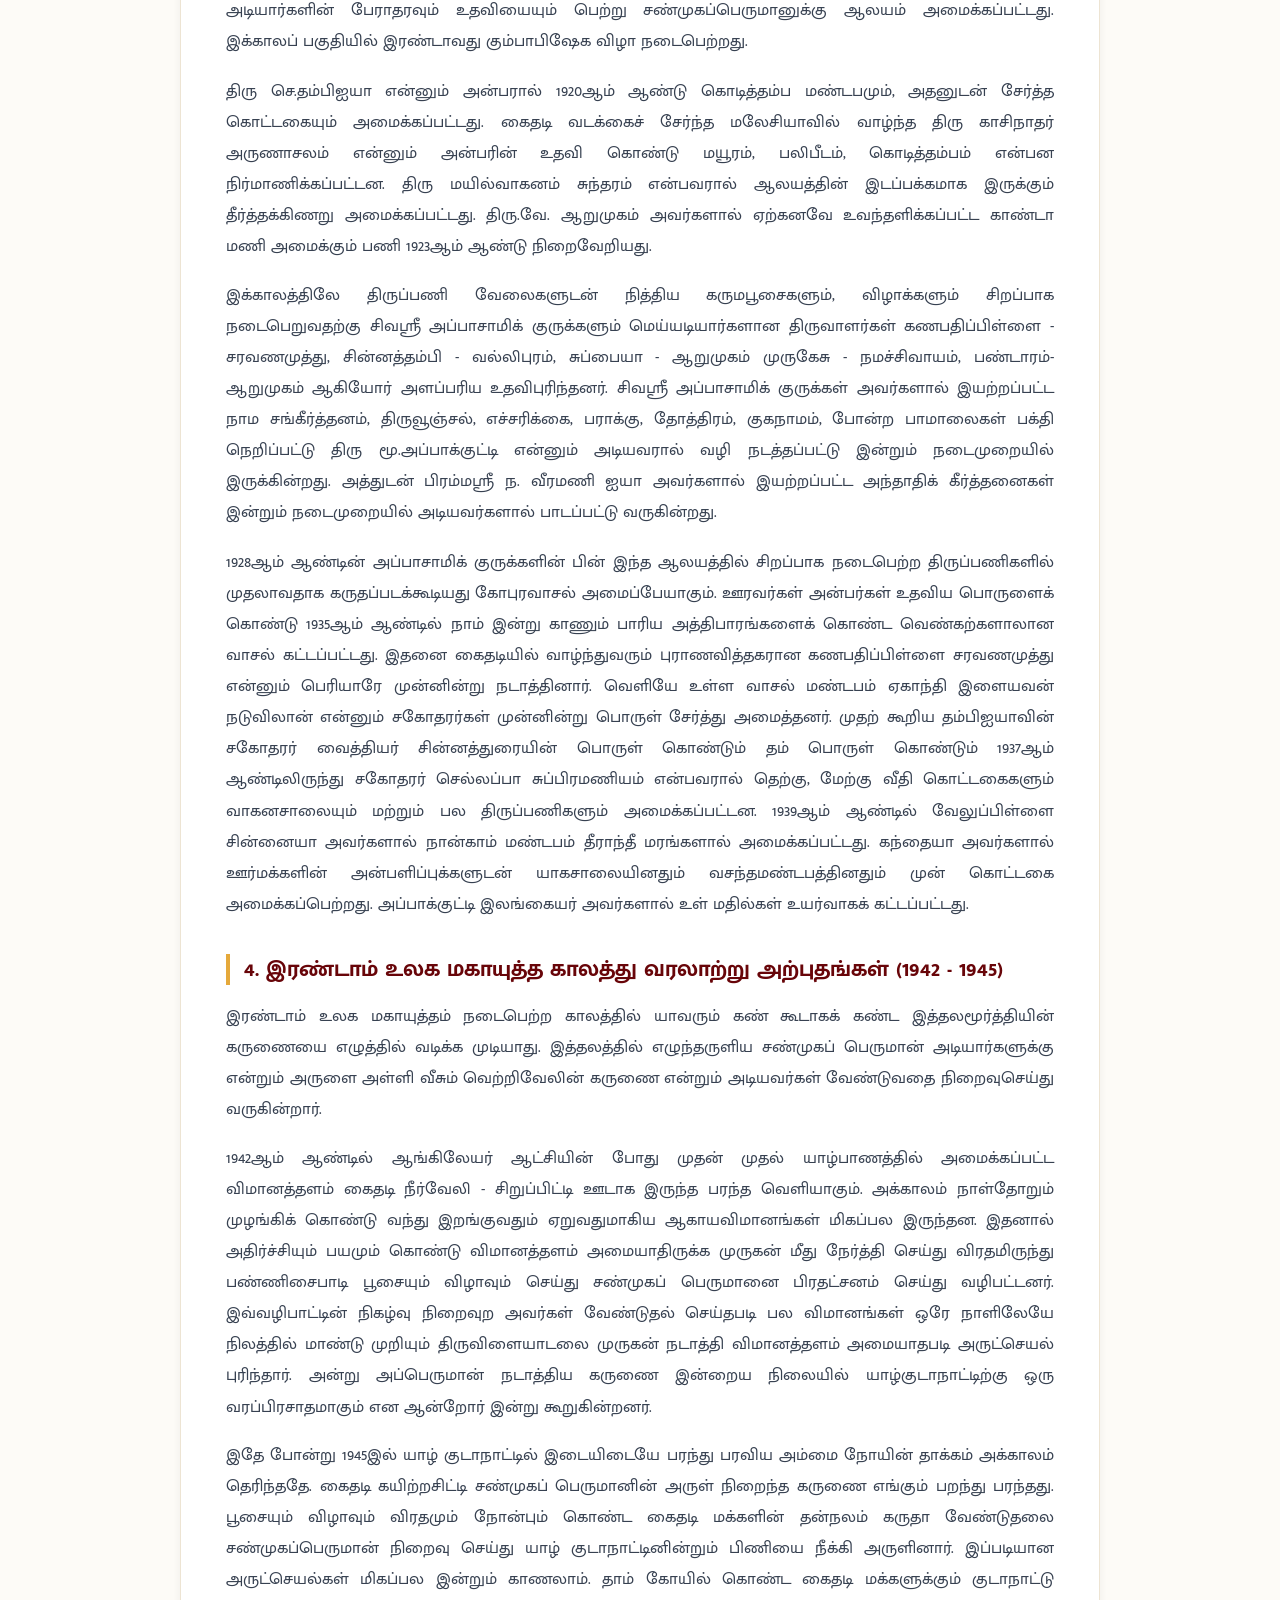
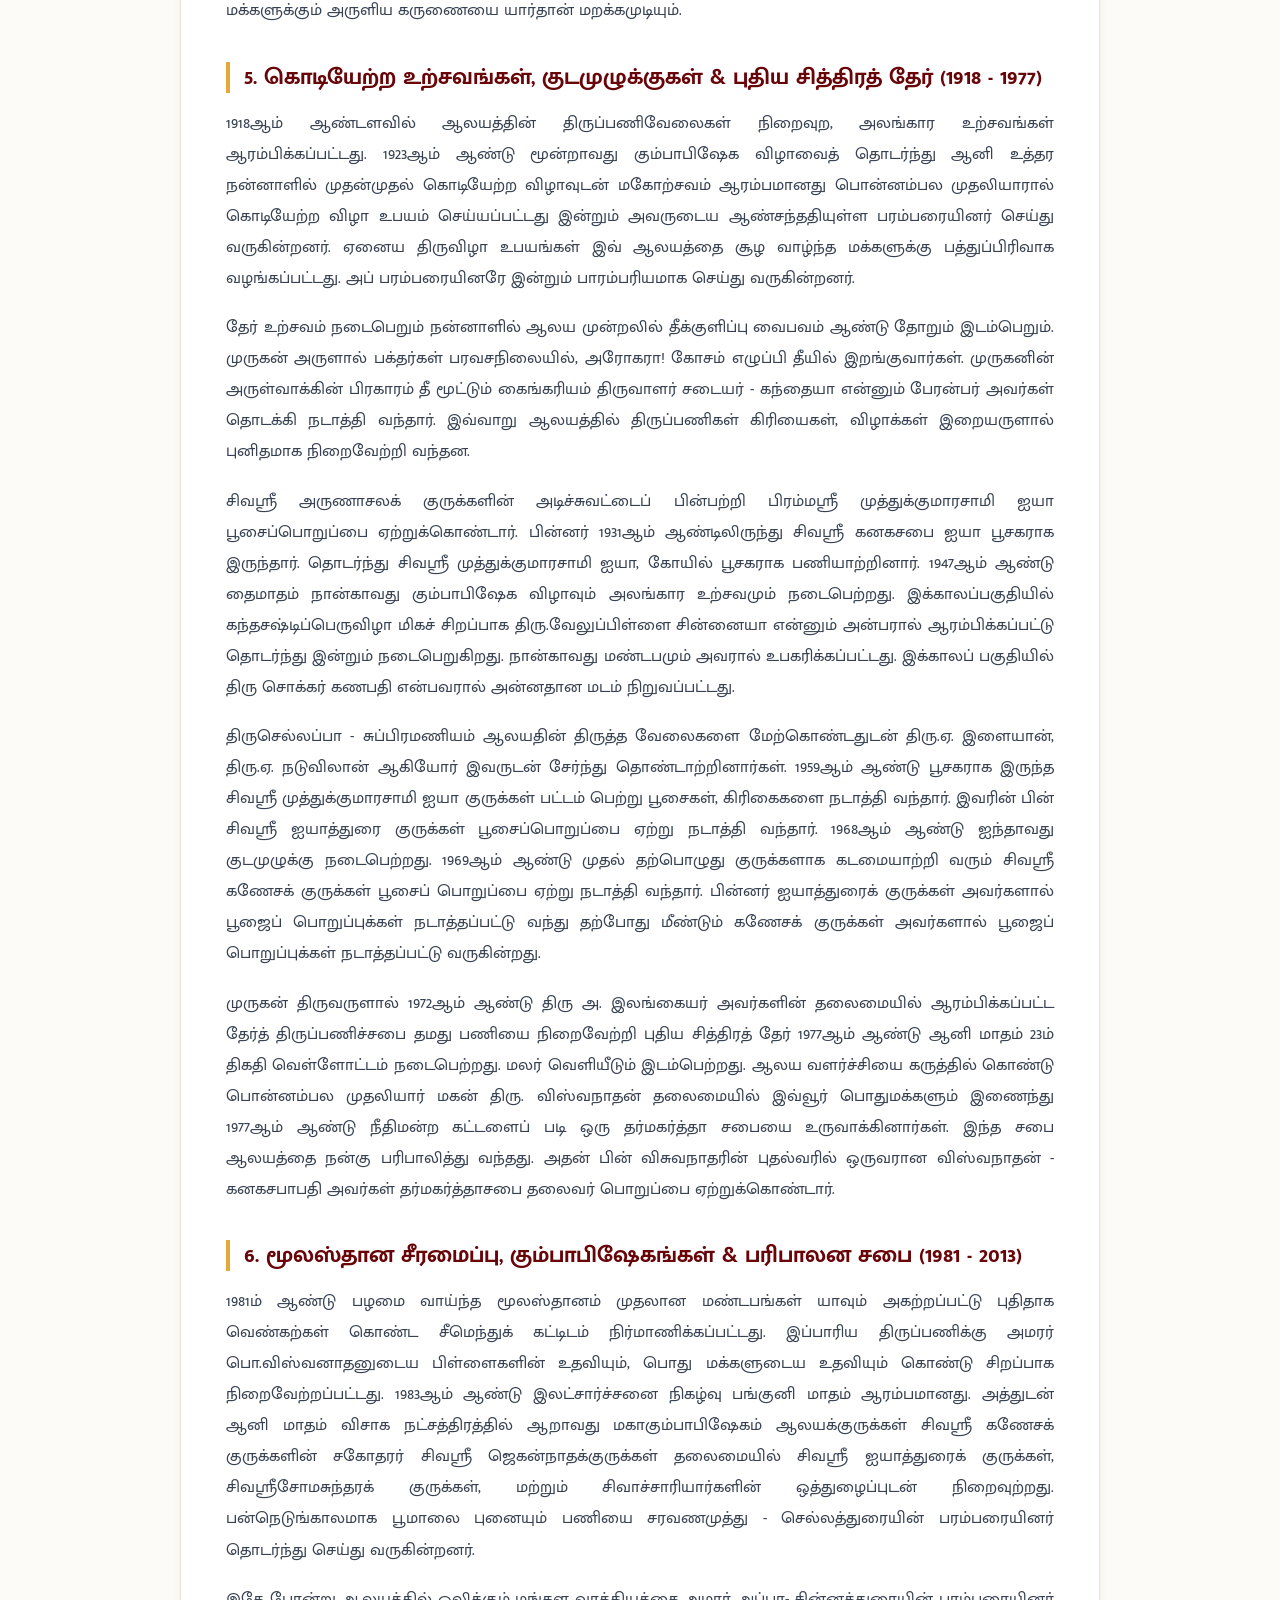
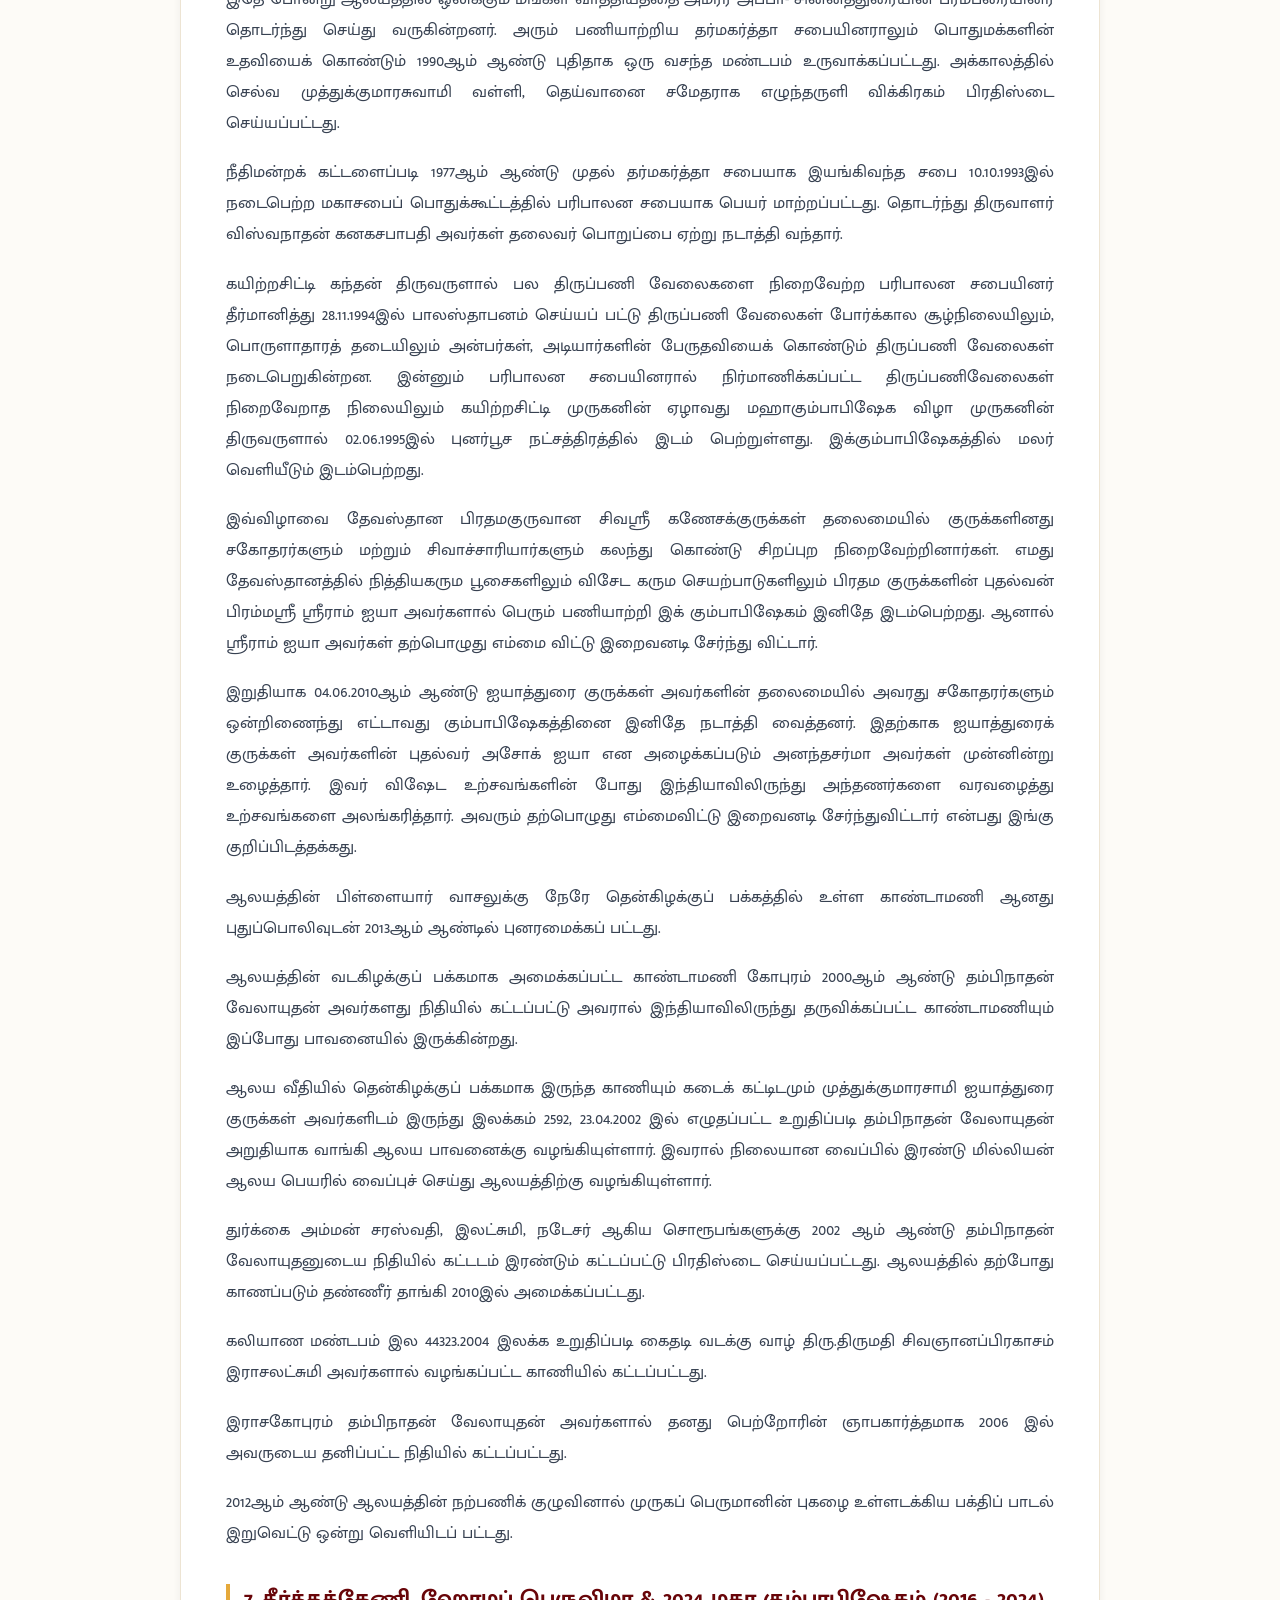
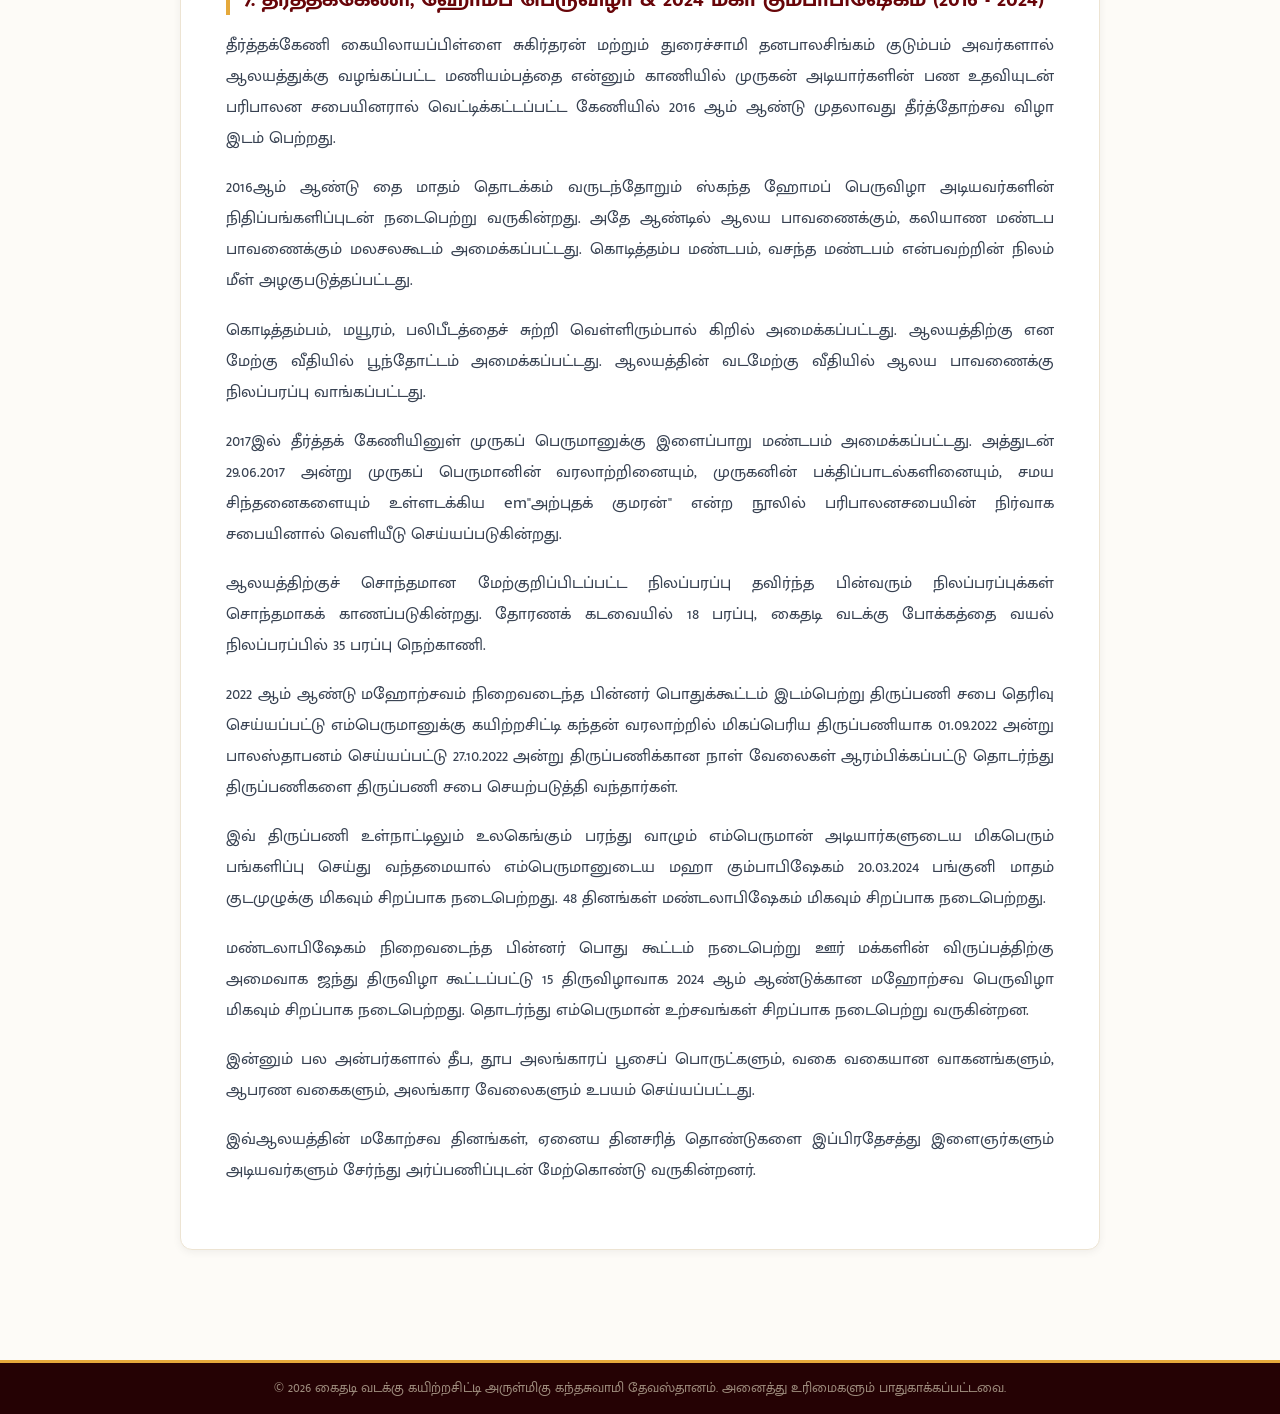
<file: htdocs/history.html>
<!DOCTYPE html>
<html lang="ta">
<head>
    <meta charset="UTF-8">
    <meta name="viewport" content="width=device-width, initial-scale=1.0">
    <meta http-equiv="Cache-Control" content="no-cache, no-store, must-revalidate">
    <meta http-equiv="Pragma" content="no-cache">
    <meta http-equiv="Expires" content="0">
    <title>ஆலய வரலாறு | கைதடி வடக்கு கயிற்றசிட்டி அருள்மிகு கந்தசுவாமி தேவஸ்தானம்</title>
    <link rel="preconnect" href="https://fonts.googleapis.com">
    <link rel="preconnect" href="https://fonts.gstatic.com" crossorigin>
    <link href="https://fonts.googleapis.com/css2?family=Mukta+Malar:wght@400;500;600;700;800&family=Noto+Sans+Tamil:wght@400;600;700&display=swap" rel="stylesheet">
    <link rel="stylesheet" href="css/style.css?v=20261007_clean">
    <style>
        body, button, input, select, textarea {
            font-family: 'Mukta Malar', 'Noto Sans Tamil', 'Nirmala UI', 'Latha', 'Vijaya', sans-serif !important;
        }
        .temple-logo-img {
            width: 50px;
            height: 50px;
            border-radius: 50%;
            border: 2px solid var(--color-gold);
            object-fit: cover;
        }
        .history-hero {
            background: linear-gradient(rgba(35, 2, 4, 0.8), rgba(55, 3, 7, 0.85)), 
                        url('images/gopuram_front.jpg') center top/cover no-repeat;
            padding: 70px 0;
            color: #ffffff;
            text-align: center;
        }
        .history-article {
            background: #ffffff;
            border-radius: var(--radius-md);
            padding: 45px;
            box-shadow: var(--shadow-sm);
            border: 1px solid var(--border-color);
            margin-bottom: 40px;
            line-height: 1.9;
            font-size: 1.05rem;
            color: #374151;
        }
        .history-article h2 {
            color: var(--color-maroon);
            margin-top: 30px;
            margin-bottom: 15px;
            font-size: 1.55rem;
            border-left: 4px solid var(--color-gold);
            padding-left: 14px;
        }
        .feature-grid {
            display: grid;
            grid-template-columns: repeat(auto-fit, minmax(280px, 1fr));
            gap: 25px;
            margin: 35px 0;
        }
        .feature-box {
            background: #fffdfa;
            border-radius: var(--radius-sm);
            padding: 24px;
            border: 1px solid #ebdcd0;
            border-top: 3px solid var(--color-gold);
        }
        .feature-box h3 {
            margin: 0 0 10px;
            font-size: 1.25rem;
            color: var(--color-maroon);
            display: flex;
            align-items: center;
            gap: 8px;
        }
    </style>
</head>
<body>

        <!-- நல்லூர் பாணி தேவஸ்தான முதன்மை Tab Bar (Nallur Style Header) -->
    <header class="nallur-header" id="mainHeader">
        <div class="container nallur-header-container">
            <!-- இடது பக்க மெனு (Left Wing) -->
            <ul class="nallur-nav-wing nallur-nav-left">
                <li><a href="index.html" class="nallur-nav-link">முகப்பு</a></li>
                <li><a href="history.html" class="nallur-nav-link active">ஆலய வரலாறு</a></li>
                <li><a href="pooja.html" class="nallur-nav-link">பூஜை நேரங்கள்</a></li>
            </ul>

            <!-- மத்திய தேவஸ்தான இலச்சினை (Center Emblem & Brand) -->
            <a href="index.html" class="nallur-center-brand">
                <div class="nallur-brand-emblem">
                    <img src="images/kovil_front_hero.jpg" alt="கைதடி கந்தசுவாமி தேவஸ்தானம்">
                </div>
                <h1 class="nallur-brand-title"> கயிற்றசிட்டி கந்தசுவாமி தேவஸ்தானம்</h1>
                <span class="nallur-brand-location">கைதடி வடக்கு , யாழ்ப்பாணம்</span>
            </a>

            <!-- வலது பக்க மெனு (Right Wing) -->
            <ul class="nallur-nav-wing nallur-nav-right">
                <li><a href="festivals.html" class="nallur-nav-link">உற்சவங்கள்</a></li>
                <li><a href="gallery.html" class="nallur-nav-link">புகைப்படங்கள்</a></li>
                <li><a href="contact.html" class="nallur-nav-link">தொடர்புகளுக்கு</a></li>
            </ul>

            <!-- மொபைல் மெனு பொத்தான் -->
            <button class="nallur-menu-toggle" id="menuToggle" aria-label="Menu">☰ மெனு</button>
        </div>

        <!-- மொபைல் மெனு (Mobile Drawer) -->
        <div class="nallur-mobile-drawer" id="mobileDrawer">
            <ul class="nallur-mobile-menu">
                <li><a href="index.html" class="nallur-mobile-link">முகப்பு</a></li>
                <li><a href="history.html" class="nallur-mobile-link active">ஆலய வரலாறு</a></li>
                <li><a href="pooja.html" class="nallur-mobile-link">பூஜை நேரங்கள்</a></li>
                <li><a href="festivals.html" class="nallur-mobile-link">உற்சவங்கள்</a></li>
                <li><a href="gallery.html" class="nallur-mobile-link">புகைப்படங்கள்</a></li>
                <li><a href="contact.html" class="nallur-mobile-link">தொடர்புகளுக்கு</a></li>
            </ul>
        </div>
    </header>

    <!-- தலைப்பு பகுதி -->
    <section class="history-hero">
        <div class="container">
            <div style="font-size: 3rem; color: var(--color-gold);">ௐ சரவணபவ</div>
            <h1 id="historyHeroTitle" style="color: #ffffff; font-size: 2.3rem; margin-top: 8px;">கைதடி அருள்மிகு கயிற்றசிட்டி கந்தசுவாமி தேவஸ்தான ஆலய வரலாறு</h1>
            <p id="historyHeroSubtitle" style="color: #ffeedd; font-size: 1.15rem; max-width: 820px; margin: 12px auto 0; line-height: 1.8;">
                இயற்கை வளம் நிரம்பிய ஈழமணித்திரு நாட்டில் யாழ்ப்பாண மாவட்டத்தின் கண்ணே தென்மராட்சி மேற்கில் கடலேரியால் சூழப்பட்ட ஊரே கைதடியாகும். இந்த ஊரில் வடபால் கோயில் கொண்ட முருகன் ஆலயமே கயிற்றசிட்டி கந்தன் என்னும் புண்ணிய திருத்தலம் ஆகும்.
            </p>
        </div>
    </section>

    <!-- முதன்மை கட்டுரை பகுதி -->
    <main class="section">
        <div class="container" style="max-width: 960px;">
            <article class="history-article">
                <div class="feature-grid">
                    <div class="feature-box">
                        <h3>1775 - தோரணக் கடவை</h3>
                        <p>டச்சு ஆட்சிக் காலத்தில் <strong>சந்திரசேகர வேலப்பமுதலியார்</strong> அவர்களால் தோரணக் கடவையில் ஐப்பசி கந்தசஷ்டியில் முதல் வேல் ஸ்தாபிக்கப்பட்டது.</p>
                    </div>
                    <div class="feature-box">
                        <h3>1835 - கயிற்றசிட்டி</h3>
                        <p>முருகனின் அசரீரி வாக்கின்படி <strong>பொன்னம்பல முதலியார்</strong> நிலமளிக்க, 1835 ஆனி உத்தரத்தில் மூலஸ்தான வேல் பிரதிஷ்டை செய்யப்பட்டது.</p>
                    </div>
                    <div class="feature-box">
                        <h3>1901 - முதல் கும்பாபிஷேகம்</h3>
                        <p>சிவஸ்ரீ அப்பாசாமிக்குருக்கள் தலைமையில் கற்கோயில் அமைக்கப்பட்டு ஆனி உத்தரத்தில் முதல் கும்பாபிஷேகமும், <strong>மகிழமரம்</strong> தலவிருட்சமும் நாட்டப்பட்டது.</p>
                    </div>
                    <div class="feature-box">
                        <h3>1977 - புதிய சித்திரத்தேர்</h3>
                        <p>திரு அ. இலங்கையர் தலைமையில் உருவான தேர்த் திருப்பணிச் சபையினால் புதிய சித்திரத்தேர் உருவாக்கப்பட்டு ஆனி 23ல் வெள்ளோட்டம் கண்டது.</p>
                    </div>
                    <div class="feature-box">
                        <h3>2006 - ராஜகோபுரம்</h3>
                        <p>திரு. தம்பிநாதன் வேலாயுதன் அவர்களின் தனிப்பட்ட நிதியில் கம்பீரமான ராஜகோபுரமும் மணி கோபுரமும் நிர்மாணிக்கப்பட்டது.</p>
                    </div>
                    <div class="feature-box">
                        <h3>2024 - மகா கும்பாபிஷேகம்</h3>
                        <p>20.03.2024 பங்குனியில் மகா கும்பாபிஷேகமும், 48 நாள் மண்டலாபிஷேகமும், 15 திருவிழாக்களாக 2024 மஹோற்சவமும் சிறப்பாக நடைபெற்றன.</p>
                    </div>
                </div>

                <h2 style="color: var(--color-maroon); font-size: 1.45rem; margin-top: 35px; border-left: 4px solid var(--color-gold); padding-left: 14px;">1. தேவஸ்தானத்தின் தோற்றமும் தோரணக் கடவையில் வேல் ஸ்தாபிப்பும் (1775 - 1835)</h2>
                <p style="text-align: justify; margin-bottom: 18px; line-height: 1.85;">பக்தி நெறியில்தம்மை நிறுத்தி தூய்மையுடன் வழிபடும் மரபில் வாழ்ந்த கைதடி மக்கள் முருகன், குமரன், குகன் என வணங்கும் குகநாமச் சிந்தனை குன்றாது என்றும் வழிபட்டு வந்தனர் என்பதை இந்த ஆலய வரலாறு அறியத் தருகின்றது. யாழ்ப்பாணத்தை டச்சுக்காரர் ஆட்சிபுரிந்த 1775 ம் ஆண்டு காலப்பகுதியில் திருவாளர் சந்திரசேகர வேலப்பமுதலியார் அவர்களால் தற்போதைய ஆலயம் அமைந்திருக்கும் வடமேல் திசையிலுள்ள தோரணக் கடவை என்னும் புண்ணிய பூமியில் ஐப்பசிமாத கந்தசஷ்டி நன்னாளில் தற்போதுள்ள வேல் முதன் முதலாக ஸ்தாபிக்கப்பட்டது. என்பதை ஏட்டுச்சுவடிகள் ஆதாரம் காட்டுகின்றது. இம் மடாலயத்திலுள்ள வேலினை இப்பகுதியிலுள்ள மக்கள் பயபக்தியோடு வணங்கி வந்தனர்.</p>
                <p style="text-align: justify; margin-bottom: 18px; line-height: 1.85;">இக்காலத்தில் பூசைகள், புராண பாராயணங்கள் சிறப்பாகவும் நியமமாகவும் தொடர்ந்து நடைபெற்று வரும் அருள்பொலிவால் வேலின் கருணை மேம்பாடு அடைந்து மிளிர்வதாயிற்று வேண்டுவார் வேண்டுவதை அள்ளிக் கொடுக்கும் முருகன் தனது அடியார்களின் வாழ்க்கை வளம்பெற திருவுளம் கொண்டு தனது மடாலயத்தின் அருகே பரந்த நிலப்பரப்பை உடையவரான திருவாளர் சந்திரசேகர வேலப்ப முதலியாரின் வழித் தோன்றலான பொன்னம்பல முதலியார் அவர்களின் கனவில் தோன்றிய முருகன் மடாலயத்தில் இருக்கும் வேலினை தற்பொழுது ஆலயம் அமைந்துள்ள இடத்தில் ஸ்தாபிக்கும்படி இடத்தைக் காட்டி அசரீரிவாக்கு அருளினார். தோரணக் கடவையில் மடாலயம் அமைந்த காணி திரு. பொன்னம்பலம் தம்பு என்னும் அடியாரால் உவந்தளிக்கப் பட்டது.</p>
                <p style="text-align: justify; margin-bottom: 18px; line-height: 1.85;">அதன் பிரகாரம் திருவாளர் பொன்னம்பலமுதலியார் தற்போது ஆலயம் இருக்கும் கயிற்றசிட்டி என்னும் பெருநிலப்பரப்பை ஆலயம் அமைவதற்கு உவந்தளித்தார். திருவாளர் பொன்னம்பல முதலியாரின் கைங்கரியமும் அடியார்களின் ஆதரவும், ஈகையும் ஒன்று சேர்ந்து தற்போது ஆலயம் அமைந்துள்ள இடத்தில் 1835ஆம் ஆண்டு மண்சுவர் அமைத்து கோவில் நிர்மாணிக்கப்பட்டது. மடாலயத்திலுள்ள வேலாயுதமே இவ்வாலயத்தின் மூலஸ்தான மூர்த்தியாக ஆனிமாதம், உத்தர நட்சத்திரத்தில் பிரதிஸ்டை செய்யப்பட்டது. (ஆதாரம் ஏட்டுச் சுவடி)</p>
                <p style="text-align: justify; margin-bottom: 18px; line-height: 1.85;">இதற்கு முந்திய காலப்பகுதியில் சிவதீட்சை பெற்ற ஆதிசைவர்களால் பூசை செய்யப்பட்டது. என்றும் பிரதிஸ்டை செய்த பின்பு வேத ஆகம முறைப்படி சிவஸ்ரீ சுப்பையா ஐயரும், அவர் மகன் கனகசபை ஐயரும் பூசைகள் கிரியைகள் செய்து வந்தனர். இக் காலப்பகுதியில் தொண்டுகளும் மூர்த்திகரமும் வளர்ந்து வந்தன. இந் நன்நாள் தொடக்கம் பூசைகளும், பொங்கல்களும் வழிபாடுகளும் கந்தபுராணப் பாடல்களும் திருவாதவூரர் புராணப் பாடல்களும் அதன் தெளிவுரைகளும் ஆலய மண்டபத்தில் நடைபெற்று வந்தன. அது இன்றும் நடைமுறையிலுள்ளது. கந்தபுராணப் பாடலானது மகோற்சவத்தை அண்மித்ததாக ஆரம்பிக்கப்பட்டு அதன் பாடல்களும் தெளிவுரைகளும் முருகப் பெருமானின் புராண வித்தகர்களால் மேற்கொள்ளப்படுகின்றது. அத்துடன் திருவெம்பாவைக் காலப் பகுதிகளில் திருவாதவூரர் புராணமும் அதன் பாடல்கள், தெளிவுரைகள் என்பன புராண வித்தகர்களால் ஆலய மண்டபத்தில் நிகழ்த்தப்படுகின்றது. வணங்கித் துதிக்கும் அடியார்களின் வேண்டுதல்கள் யாவும் நிறைவு பெற்றமையால் அவர்களின் அன்பும் தெய்வ சிந்தனையும் வளர்ந்து ஆலய வளர்ச்சியை அதிகரித்தது. அக்காலம் தொடக்கம் கல்வீட்டுக் கந்தன், கொய்வளைக் கந்தன், கயிற்றசிட்டிக் கந்தன் என்றும் அடியார்கள் அழைத்து துதித்து போற்றி வந்தனர். இப் போற்றுதல் இன்றும் காணப்படுகின்றது.</p>

                <h2 style="color: var(--color-maroon); font-size: 1.45rem; margin-top: 35px; border-left: 4px solid var(--color-gold); padding-left: 14px;">2. சுண்ணக் கற்பக்கிரக நிர்மாணமும் முதலாவது கும்பாபிஷேகமும் (1876 - 1904)</h2>
                <p style="text-align: justify; margin-bottom: 18px; line-height: 1.85;">1876ஆம் ஆண்டு 2439ம் இலக்க உறுதிப்படியும் 1890ஆம் ஆண்டு அரசாங்க பதிவேட்டினாலும் ஆலயம் பதிவு செய்யப்பட்டிருப்பதை காணலாம். 1898ம் ஆண்டு பூசைப்பொறுப்பினை சிவஸ்ரீ அப்பாசாமிக்குருக்கள் என அழைக்கப்படும் அருணாசலக் குருக்கள் ஏற்றுக்கொண்டார். இக்காலப்பகுதியில் திருவாளர் பொன்னம்பல முதலியாரின் பெரும்பொருள் உதவியும் ஊர்மக்களின் பொருள் உதவியும் கொண்டு அவருடைய மேற்பார்வையில் சுண்ணக் கற்கள், வெண்கற்கள் சுண்ணாம்பும் பயன்படுத்தி புதிய கற்பக் கிரகமும் அலங்கார ஸ்தூபியும் மண்டபங்களும் நிர்மாணிக்கப்பட்டு ஆகம விதிகளுக்கமைய ஆலயம் அமைக்கப்பட்டது.</p>
                <p style="text-align: justify; margin-bottom: 18px; line-height: 1.85;">இத்திருப்பணி வேலைகள் செவ்வனே நிறைவுற்ற 1901 ம் ஆண்டு முதன் முதலாக ஆனிமாத உத்தர நட்சத்திரத்தில் கும்பாபிஷேகவிழா நடைபெற்றது. அதன் நினைவாக மகிழமரம் தலவிருட்சமாக வைரவர் ஆலயத்திற்கு பின்புறமாக நாட்டப்பட்டது. அதை இன்றும் காணலாம். 1904ஆம் ஆண்டு திருவாளர் சின்னத்தம்பி கார்த்திகேசு என்னும் அன்பரால் முதன்மைக் கடவுள் விநாயகருக்கு ஆலயம் அமைத்து விளைநிலத்தையும் சாசனம் செய்துள்ளார்.</p>

                <h2 style="color: var(--color-maroon); font-size: 1.45rem; margin-top: 35px; border-left: 4px solid var(--color-gold); padding-left: 14px;">3. சண்முகப் பெருமான் ஆலயம், கொடித்தம்பம் & கோபுர வாசல் (1915 - 1939)</h2>
                <p style="text-align: justify; margin-bottom: 18px; line-height: 1.85;">கைதடி வடக்கைச் சேர்ந்த திரு. ஆ.கோவிந்தபிள்ளை என்னும் அன்பரால் 1915ஆம் ஆண்டளவில் அடியார்களின் பேராதரவும் உதவியையும் பெற்று சண்முகப்பெருமானுக்கு ஆலயம் அமைக்கப்பட்டது. இக்காலப் பகுதியில் இரண்டாவது கும்பாபிஷேக விழா நடைபெற்றது.</p>
                <p style="text-align: justify; margin-bottom: 18px; line-height: 1.85;">திரு செ.தம்பிஐயா என்னும் அன்பரால் 1920ஆம் ஆண்டு கொடித்தம்ப மண்டபமும், அதனுடன் சேர்த்த கொட்டகையும் அமைக்கப்பட்டது. கைதடி வடக்கைச் சேர்ந்த மலேசியாவில் வாழ்ந்த திரு காசிநாதர் அருணாசலம் என்னும் அன்பரின் உதவி கொண்டு மயூரம், பலிபீடம், கொடித்தம்பம் என்பன நிர்மாணிக்கப்பட்டன. திரு மயில்வாகனம் சுந்தரம் என்பவரால் ஆலயத்தின் இடப்பக்கமாக இருக்கும் தீர்த்தக்கிணறு அமைக்கப்பட்டது. திரு.வே. ஆறுமுகம் அவர்களால் ஏற்கனவே உவந்தளிக்கப்பட்ட காண்டா மணி அமைக்கும் பணி 1923ஆம் ஆண்டு நிறைவேறியது.</p>
                <p style="text-align: justify; margin-bottom: 18px; line-height: 1.85;">இக்காலத்திலே திருப்பணி வேலைகளுடன் நித்திய கருமபூசைகளும், விழாக்களும் சிறப்பாக நடைபெறுவதற்கு சிவஸ்ரீ அப்பாசாமிக் குருக்களும் மெய்யடியார்களான திருவாளர்கள் கணபதிப்பிள்ளை - சரவணமுத்து, சின்னத்தம்பி - வல்லிபுரம், சுப்பையா - ஆறுமுகம் முருகேசு - நமச்சிவாயம், பண்டாரம்- ஆறுமுகம் ஆகியோர் அளப்பரிய உதவிபுரிந்தனர். சிவஸ்ரீ அப்பாசாமிக் குருக்கள் அவர்களால் இயற்றப்பட்ட நாம சங்கீர்த்தனம், திருவூஞ்சல், எச்சரிக்கை, பராக்கு, தோத்திரம், குகநாமம், போன்ற பாமாலைகள் பக்தி நெறிப்பட்டு திரு மூ.அப்பாக்குட்டி என்னும் அடியவரால் வழி நடத்தப்பட்டு இன்றும் நடைமுறையில் இருக்கின்றது. அத்துடன் பிரம்மஸ்ரீ ந. வீரமணி ஐயா அவர்களால் இயற்றப்பட்ட அந்தாதிக் கீர்த்தனைகள் இன்றும் நடைமுறையில் அடியவர்களால் பாடப்பட்டு வருகின்றது.</p>
                <p style="text-align: justify; margin-bottom: 18px; line-height: 1.85;">1928ஆம் ஆண்டின் அப்பாசாமிக் குருக்களின் பின் இந்த ஆலயத்தில் சிறப்பாக நடைபெற்ற திருப்பணிகளில் முதலாவதாக கருதப்படக்கூடியது கோபுரவாசல் அமைப்பேயாகும். ஊரவர்கள் அன்பர்கள் உதவிய பொருளைக் கொண்டு 1935ஆம் ஆண்டில் நாம் இன்று காணும் பாரிய அத்திபாரங்களைக் கொண்ட வெண்கற்களாலான வாசல் கட்டப்பட்டது. இதனை கைதடியில் வாழ்ந்துவரும் புராணவித்தகரான கணபதிப்பிள்ளை சரவணமுத்து என்னும் பெரியாரே முன்னின்று நடாத்தினார். வெளியே உள்ள வாசல் மண்டபம் ஏகாந்தி இளையவன் நடுவிலான் என்னும் சகோதரர்கள் முன்னின்று பொருள் சேர்த்து அமைத்தனர். முதற் கூறிய தம்பிஐயாவின் சகோதரர் வைத்தியர் சின்னத்துரையின் பொருள் கொண்டும் தம் பொருள் கொண்டும் 1937ஆம் ஆண்டிலிருந்து சகோதரர் செல்லப்பா சுப்பிரமணியம் என்பவரால் தெற்கு, மேற்கு வீதி கொட்டகைகளும் வாகனசாலையும் மற்றும் பல திருப்பணிகளும் அமைக்கப்பட்டன. 1939ஆம் ஆண்டில் வேலுப்பிள்ளை சின்னையா அவர்களால் நான்காம் மண்டபம் தீராந்தீ மரங்களால் அமைக்கப்பட்டது. கந்தையா அவர்களால் ஊர்மக்களின் அன்பளிப்புக்களுடன் யாகசாலையினதும் வசந்தமண்டபத்தினதும் முன் கொட்டகை அமைக்கப்பெற்றது. அப்பாக்குட்டி இலங்கையர் அவர்களால் உள் மதில்கள் உயர்வாகக் கட்டப்பட்டது.</p>

                <h2 style="color: var(--color-maroon); font-size: 1.45rem; margin-top: 35px; border-left: 4px solid var(--color-gold); padding-left: 14px;">4. இரண்டாம் உலக மகாயுத்த காலத்து வரலாற்று அற்புதங்கள் (1942 - 1945)</h2>
                <p style="text-align: justify; margin-bottom: 18px; line-height: 1.85;">இரண்டாம் உலக மகாயுத்தம் நடைபெற்ற காலத்தில் யாவரும் கண் கூடாகக் கண்ட இத்தலமூர்த்தியின் கருணையை எழுத்தில் வடிக்க முடியாது. இத்தலத்தில் எழுந்தருளிய சண்முகப் பெருமான் அடியார்களுக்கு என்றும் அருளை அள்ளி வீசும் வெற்றிவேலின் கருணை என்றும் அடியவர்கள் வேண்டுவதை நிறைவுசெய்து வருகின்றார்.</p>
                <p style="text-align: justify; margin-bottom: 18px; line-height: 1.85;">1942ஆம் ஆண்டில் ஆங்கிலேயர் ஆட்சியின் போது முதன் முதல் யாழ்பாணத்தில் அமைக்கப்பட்ட விமானத்தளம் கைதடி நீர்வேலி - சிறுப்பிட்டி ஊடாக இருந்த பரந்த வெளியாகும். அக்காலம் நாள்தோறும் முழங்கிக் கொண்டு வந்து இறங்குவதும் ஏறுவதுமாகிய ஆகாயவிமானங்கள் மிகப்பல இருந்தன. இதனால் அதிர்ச்சியும் பயமும் கொண்டு விமானத்தளம் அமையாதிருக்க முருகன் மீது நேர்த்தி செய்து விரதமிருந்து பண்ணிசைபாடி பூசையும் விழாவும் செய்து சண்முகப் பெருமானை பிரதட்சனம் செய்து வழிபட்டனர். இவ்வழிபாட்டின் நிகழ்வு நிறைவுற அவர்கள் வேண்டுதல் செய்தபடி பல விமானங்கள் ஒரே நாளிலேயே நிலத்தில் மாண்டு முறியும் திருவிளையாடலை முருகன் நடாத்தி விமானத்தளம் அமையாதபடி அருட்செயல் புரிந்தார். அன்று அப்பெருமான் நடாத்திய கருணை இன்றைய நிலையில் யாழ்குடாநாட்டிற்கு ஒரு வரப்பிரசாதமாகும் என ஆன்றோர் இன்று கூறுகின்றனர்.</p>
                <p style="text-align: justify; margin-bottom: 18px; line-height: 1.85;">இதே போன்று 1945இல் யாழ் குடாநாட்டில் இடையிடையே பரந்து பரவிய அம்மை நோயின் தாக்கம் அக்காலம் தெரிந்ததே. கைதடி கயிற்றசிட்டி சண்முகப் பெருமானின் அருள் நிறைந்த கருணை எங்கும் பறந்து பரந்தது. பூசையும் விழாவும் விரதமும் நோன்பும் கொண்ட கைதடி மக்களின் தன்நலம் கருதா வேண்டுதலை சண்முகப்பெருமான் நிறைவு செய்து யாழ் குடாநாட்டினின்றும் பிணியை நீக்கி அருளினார். இப்படியான அருட்செயல்கள் மிகப்பல இன்றும் காணலாம். தாம் கோயில் கொண்ட கைதடி மக்களுக்கும் குடாநாட்டு மக்களுக்கும் அருளிய கருணையை யார்தான் மறக்கமுடியும்.</p>

                <h2 style="color: var(--color-maroon); font-size: 1.45rem; margin-top: 35px; border-left: 4px solid var(--color-gold); padding-left: 14px;">5. கொடியேற்ற உற்சவங்கள், குடமுழுக்குகள் & புதிய சித்திரத் தேர் (1918 - 1977)</h2>
                <p style="text-align: justify; margin-bottom: 18px; line-height: 1.85;">1918ஆம் ஆண்டளவில் ஆலயத்தின் திருப்பணிவேலைகள் நிறைவுற, அலங்கார உற்சவங்கள் ஆரம்பிக்கப்பட்டது. 1923ஆம் ஆண்டு மூன்றாவது கும்பாபிஷேக விழாவைத் தொடர்ந்து ஆனி உத்தர நன்னாளில் முதன்முதல் கொடியேற்ற விழாவுடன் மகோற்சவம் ஆரம்பமானது பொன்னம்பல முதலியாரால் கொடியேற்ற விழா உபயம் செய்யப்பட்டது இன்றும் அவருடைய ஆண்சந்ததியுள்ள பரம்பரையினர் செய்து வருகின்றனர். ஏனைய திருவிழா உபயங்கள் இவ் ஆலயத்தை சூழ வாழ்ந்த மக்களுக்கு பத்துப்பிரிவாக வழங்கப்பட்டது. அப் பரம்பரையினரே இன்றும் பாரம்பரியமாக செய்து வருகின்றனர்.</p>
                <p style="text-align: justify; margin-bottom: 18px; line-height: 1.85;">தேர் உற்சவம் நடைபெறும் நன்னாளில் ஆலய முன்றலில் தீக்குளிப்பு வைபவம் ஆண்டு தோறும் இடம்பெறும். முருகன் அருளால் பக்தர்கள் பரவசநிலையில், அரோகரா! கோசம் எழுப்பி தீயில் இறங்குவார்கள். முருகனின் அருள்வாக்கின் பிரகாரம் தீ மூட்டும் கைங்கரியம் திருவாளர் சடையர் - கந்தையா என்னும் பேரன்பர் அவர்கள் தொடக்கி நடாத்தி வந்தார். இவ்வாறு ஆலயத்தில் திருப்பணிகள் கிரியைகள், விழாக்கள் இறையருளால் புனிதமாக நிறைவேற்றி வந்தன.</p>
                <p style="text-align: justify; margin-bottom: 18px; line-height: 1.85;">சிவஸ்ரீ அருணாசலக் குருக்களின் அடிச்சுவட்டைப் பின்பற்றி பிரம்மஸ்ரீ முத்துக்குமாரசாமி ஐயா பூசைப்பொறுப்பை ஏற்றுக்கொண்டார். பின்னர் 1931ஆம் ஆண்டிலிருந்து சிவஸ்ரீ கனகசபை ஐயா பூசகராக இருந்தார். தொடர்ந்து சிவஸ்ரீ முத்துக்குமாரசாமி ஐயா, கோயில் பூசகராக பணியாற்றினார். 1947ஆம் ஆண்டு தைமாதம் நான்காவது கும்பாபிஷேக விழாவும் அலங்கார உற்சவமும் நடைபெற்றது. இக்காலப்பகுதியில் கந்தசஷ்டிப்பெருவிழா மிகச் சிறப்பாக திரு.வேலுப்பிள்ளை சின்னையா என்னும் அன்பரால் ஆரம்பிக்கப்பட்டு தொடர்ந்து இன்றும் நடைபெறுகிறது. நான்காவது மண்டபமும் அவரால் உபகரிக்கப்பட்டது. இக்காலப் பகுதியில் திரு சொக்கர் கணபதி என்பவரால் அன்னதான மடம் நிறுவப்பட்டது.</p>
                <p style="text-align: justify; margin-bottom: 18px; line-height: 1.85;">திருசெல்லப்பா - சுப்பிரமணியம் ஆலயதின் திருத்த வேலைகளை மேற்கொண்டதுடன் திரு.ஏ. இளையான், திரு.ஏ. நடுவிலான் ஆகியோர் இவருடன் சேர்ந்து தொண்டாற்றினார்கள். 1959ஆம் ஆண்டு பூசகராக இருந்த சிவஸ்ரீ முத்துக்குமாரசாமி ஐயா குருக்கள் பட்டம் பெற்று பூசைகள், கிரிகைகளை நடாத்தி வந்தார். இவரின் பின் சிவஸ்ரீ ஐயாத்துரை குருக்கள் பூசைப்பொறுப்பை ஏற்று நடாத்தி வந்தார். 1968ஆம் ஆண்டு ஐந்தாவது குடமுழுக்கு நடைபெற்றது. 1969ஆம் ஆண்டு முதல் தற்பொழுது குருக்களாக கடமையாற்றி வரும் சிவஸ்ரீ கணேசக் குருக்கள் பூசைப் பொறுப்பை ஏற்று நடாத்தி வந்தார். பின்னர் ஐயாத்துரைக் குருக்கள் அவர்களால் பூஜைப் பொறுப்புக்கள் நடாத்தப்பட்டு வந்து தற்போது மீண்டும் கணேசக் குருக்கள் அவர்களால் பூஜைப் பொறுப்புக்கள் நடாத்தப்பட்டு வருகின்றது.</p>
                <p style="text-align: justify; margin-bottom: 18px; line-height: 1.85;">முருகன் திருவருளால் 1972ஆம் ஆண்டு திரு அ. இலங்கையர் அவர்களின் தலைமையில் ஆரம்பிக்கப்பட்ட தேர்த் திருப்பணிச்சபை தமது பணியை நிறைவேற்றி புதிய சித்திரத் தேர் 1977ஆம் ஆண்டு ஆனி மாதம் 23ம் திகதி வெள்ளோட்டம் நடைபெற்றது. மலர் வெளியீடும் இடம்பெற்றது. ஆலய வளர்ச்சியை கருத்தில் கொண்டு பொன்னம்பல முதலியார் மகன் திரு. விஸ்வநாதன் தலைமையில் இவ்வூர் பொதுமக்களும் இணைந்து 1977ஆம் ஆண்டு நீதிமன்ற கட்டளைப் படி ஒரு தர்மகர்த்தா சபையை உருவாக்கினார்கள். இந்த சபை ஆலயத்தை நன்கு பரிபாலித்து வந்தது. அதன் பின் விசுவநாதரின் புதல்வரில் ஒருவரான விஸ்வநாதன் - கனகசபாபதி அவர்கள் தர்மகர்த்தாசபை தலைவர் பொறுப்பை ஏற்றுக்கொண்டார்.</p>

                <h2 style="color: var(--color-maroon); font-size: 1.45rem; margin-top: 35px; border-left: 4px solid var(--color-gold); padding-left: 14px;">6. மூலஸ்தான சீரமைப்பு, கும்பாபிஷேகங்கள் & பரிபாலன சபை (1981 - 2013)</h2>
                <p style="text-align: justify; margin-bottom: 18px; line-height: 1.85;">1981ம் ஆண்டு பழமை வாய்ந்த மூலஸ்தானம் முதலான மண்டபங்கள் யாவும் அகற்றப்பட்டு புதிதாக வெண்கற்கள் கொண்ட சீமெந்துக் கட்டிடம் நிர்மாணிக்கப்பட்டது. இப்பாரிய திருப்பணிக்கு அமரர் பொ.விஸ்வனாதனுடைய பிள்ளைகளின் உதவியும், பொது மக்களுடைய உதவியும் கொண்டு சிறப்பாக நிறைவேற்றப்பட்டது. 1983ஆம் ஆண்டு இலட்சார்ச்சனை நிகழ்வு பங்குனி மாதம் ஆரம்பமானது. அத்துடன் ஆனி மாதம் விசாக நட்சத்திரத்தில் ஆறாவது மகாகும்பாபிஷேகம் ஆலயக்குருக்கள் சிவஸ்ரீ கணேசக் குருக்களின் சகோதரர் சிவஸ்ரீ ஜெகன்நாதக்குருக்கள் தலைமையில் சிவஸ்ரீ ஐயாத்துரைக் குருக்கள், சிவஸ்ரீசோமசுந்தரக் குருக்கள், மற்றும் சிவாச்சாரியார்களின் ஒத்துழைப்புடன் நிறைவுற்றது. பன்நெடுங்காலமாக பூமாலை புனையும் பணியை சரவணமுத்து - செல்லத்துரையின் பரம்பரையினர் தொடர்ந்து செய்து வருகின்றனர்.</p>
                <p style="text-align: justify; margin-bottom: 18px; line-height: 1.85;">இதே போன்று ஆலயத்தில் ஒலிக்கும் மங்கள வாத்தியத்தை அமரர் அப்பா- சின்னத்துரையின் பரம்பரையினர் தொடர்ந்து செய்து வருகின்றனர். அரும் பணியாற்றிய தர்மகர்த்தா சபையினராலும் பொதுமக்களின் உதவியைக் கொண்டும் 1990ஆம் ஆண்டு புதிதாக ஒரு வசந்த மண்டபம் உருவாக்கப்பட்டது. அக்காலத்தில் செல்வ முத்துக்குமாரசுவாமி வள்ளி, தெய்வானை சமேதராக எழுந்தருளி விக்கிரகம் பிரதிஸ்டை செய்யப்பட்டது.</p>
                <p style="text-align: justify; margin-bottom: 18px; line-height: 1.85;">நீதிமன்றக் கட்டளைப்படி 1977ஆம் ஆண்டு முதல் தர்மகர்த்தா சபையாக இயங்கிவந்த சபை 10.10.1993இல் நடைபெற்ற மகாசபைப் பொதுக்கூட்டத்தில் பரிபாலன சபையாக பெயர் மாற்றப்பட்டது. தொடர்ந்து திருவாளர் விஸ்வநாதன் கனகசபாபதி அவர்கள் தலைவர் பொறுப்பை ஏற்று நடாத்தி வந்தார்.</p>
                <p style="text-align: justify; margin-bottom: 18px; line-height: 1.85;">கயிற்றசிட்டி கந்தன் திருவருளால் பல திருப்பணி வேலைகளை நிறைவேற்ற பரிபாலன சபையினர் தீர்மானித்து 28.11.1994இல் பாலஸ்தாபனம் செய்யப் பட்டு திருப்பணி வேலைகள் போர்க்கால சூழ்நிலையிலும், பொருளாதாரத் தடையிலும் அன்பர்கள், அடியார்களின் பேருதவியைக் கொண்டும் திருப்பணி வேலைகள் நடைபெறுகின்றன. இன்னும் பரிபாலன சபையினரால் நிர்மாணிக்கப்பட்ட திருப்பணிவேலைகள் நிறைவேறாத நிலையிலும் கயிற்றசிட்டி முருகனின் ஏழாவது மஹாகும்பாபிஷேக விழா முருகனின் திருவருளால் 02.06.1995இல் புனர்பூச நட்சத்திரத்தில் இடம் பெற்றுள்ளது. இக்கும்பாபிஷேகத்தில் மலர் வெளியீடும் இடம்பெற்றது.</p>
                <p style="text-align: justify; margin-bottom: 18px; line-height: 1.85;">இவ்விழாவை தேவஸ்தான பிரதமகுருவான சிவஸ்ரீ கணேசக்குருக்கள் தலைமையில் குருக்களினது சகோதரர்களும் மற்றும் சிவாச்சாரியார்களும் கலந்து கொண்டு சிறப்புற நிறைவேற்றினார்கள். எமது தேவஸ்தானத்தில் நித்தியகரும பூசைகளிலும் விசேட கரும செயற்பாடுகளிலும் பிரதம குருக்களின் புதல்வன் பிரம்மஸ்ரீ ஸ்ரீராம் ஐயா அவர்களால் பெரும் பணியாற்றி இக் கும்பாபிஷேகம் இனிதே இடம்பெற்றது. ஆனால் ஸ்ரீராம் ஐயா அவர்கள் தற்பொழுது எம்மை விட்டு இறைவனடி சேர்ந்து விட்டார்.</p>
                <p style="text-align: justify; margin-bottom: 18px; line-height: 1.85;">இறுதியாக 04.06.2010ஆம் ஆண்டு ஐயாத்துரை குருக்கள் அவர்களின் தலைமையில் அவரது சகோதரர்களும் ஒன்றிணைந்து எட்டாவது கும்பாபிஷேகத்தினை இனிதே நடாத்தி வைத்தனர். இதற்காக ஐயாத்துரைக் குருக்கள் அவர்களின் புதல்வர் அசோக் ஐயா என அழைக்கப்படும் அனந்தசர்மா அவர்கள் முன்னின்று உழைத்தார். இவர் விஷேட உற்சவங்களின் போது இந்தியாவிலிருந்து அந்தணர்களை வரவழைத்து உற்சவங்களை அலங்கரித்தார். அவரும் தற்பொழுது எம்மைவிட்டு இறைவனடி சேர்ந்துவிட்டார் என்பது இங்கு குறிப்பிடத்தக்கது.</p>
                <p style="text-align: justify; margin-bottom: 18px; line-height: 1.85;">ஆலயத்தின் பிள்ளையார் வாசலுக்கு நேரே தென்கிழக்குப் பக்கத்தில் உள்ள காண்டாமணி ஆனது புதுப்பொலிவுடன் 2013ஆம் ஆண்டில் புனரமைக்கப் பட்டது.</p>
                <p style="text-align: justify; margin-bottom: 18px; line-height: 1.85;">ஆலயத்தின் வடகிழக்குப் பக்கமாக அமைக்கப்பட்ட காண்டாமணி கோபுரம் 2000ஆம் ஆண்டு தம்பிநாதன் வேலாயுதன் அவர்களது நிதியில் கட்டப்பட்டு அவரால் இந்தியாவிலிருந்து தருவிக்கப்பட்ட காண்டாமணியும் இப்போது பாவனையில் இருக்கின்றது.</p>
                <p style="text-align: justify; margin-bottom: 18px; line-height: 1.85;">ஆலய வீதியில் தென்கிழக்குப் பக்கமாக இருந்த காணியும் கடைக் கட்டிடமும் முத்துக்குமாரசாமி ஐயாத்துரை குருக்கள் அவர்களிடம் இருந்து இலக்கம் 2592, 23.04.2002 இல் எழுதப்பட்ட உறுதிப்படி தம்பிநாதன் வேலாயுதன் அறுதியாக வாங்கி ஆலய பாவனைக்கு வழங்கியுள்ளார். இவரால் நிலையான வைப்பில் இரண்டு மில்லியன் ஆலய பெயரில் வைப்புச் செய்து ஆலயத்திற்கு வழங்கியுள்ளார்.</p>
                <p style="text-align: justify; margin-bottom: 18px; line-height: 1.85;">துர்க்கை அம்மன் சரஸ்வதி, இலட்சுமி, நடேசர் ஆகிய சொரூபங்களுக்கு 2002 ஆம் ஆண்டு தம்பிநாதன் வேலாயுதனுடைய நிதியில் கட்டடம் இரண்டும் கட்டப்பட்டு பிரதிஸ்டை செய்யப்பட்டது. ஆலயத்தில் தற்போது காணப்படும் தண்ணீர் தாங்கி 2010இல் அமைக்கப்பட்டது.</p>
                <p style="text-align: justify; margin-bottom: 18px; line-height: 1.85;">கலியாண மண்டபம் இல 44323.2004 இலக்க உறுதிப்படி கைதடி வடக்கு வாழ் திரு.திருமதி சிவஞானப்பிரகாசம் இராசலட்சுமி அவர்களால் வழங்கப்பட்ட காணியில் கட்டப்பட்டது.</p>
                <p style="text-align: justify; margin-bottom: 18px; line-height: 1.85;">இராசகோபுரம் தம்பிநாதன் வேலாயுதன் அவர்களால் தனது பெற்றோரின் ஞாபகார்த்தமாக 2006 இல் அவருடைய தனிப்பட்ட நிதியில் கட்டப்பட்டது.</p>
                <p style="text-align: justify; margin-bottom: 18px; line-height: 1.85;">2012ஆம் ஆண்டு ஆலயத்தின் நற்பணிக் குழுவினால் முருகப் பெருமானின் புகழை உள்ளடக்கிய பக்திப் பாடல் இறுவெட்டு ஒன்று வெளியிடப் பட்டது.</p>

                <h2 style="color: var(--color-maroon); font-size: 1.45rem; margin-top: 35px; border-left: 4px solid var(--color-gold); padding-left: 14px;">7. தீர்த்தக்கேணி, ஹோமப் பெருவிழா & 2024 மகா கும்பாபிஷேகம் (2016 - 2024)</h2>
                <p style="text-align: justify; margin-bottom: 18px; line-height: 1.85;">தீர்த்தக்கேணி கையிலாயப்பிள்ளை சுகிர்தரன் மற்றும் துரைச்சாமி தனபாலசிங்கம் குடும்பம் அவர்களால் ஆலயத்துக்கு வழங்கப்பட்ட மணியம்பத்தை என்னும் காணியில் முருகன் அடியார்களின் பண உதவியுடன் பரிபாலன சபையினரால் வெட்டிக்கட்டப்பட்ட கேணியில் 2016 ஆம் ஆண்டு முதலாவது தீர்த்தோற்சவ விழா இடம் பெற்றது.</p>
                <p style="text-align: justify; margin-bottom: 18px; line-height: 1.85;">2016ஆம் ஆண்டு தை மாதம் தொடக்கம் வருடந்தோறும் ஸ்கந்த ஹோமப் பெருவிழா அடியவர்களின் நிதிப்பங்களிப்புடன் நடைபெற்று வருகின்றது. அதே ஆண்டில் ஆலய பாவணைக்கும், கலியாண மண்டப பாவணைக்கும் மலசலகூடம் அமைக்கப்பட்டது. கொடித்தம்ப மண்டபம், வசந்த மண்டபம் என்பவற்றின் நிலம் மீள் அழகுபடுத்தப்பட்டது.</p>
                <p style="text-align: justify; margin-bottom: 18px; line-height: 1.85;">கொடித்தம்பம், மயூரம், பலிபீடத்தைச் சுற்றி வெள்ளிரும்பால் கிறில் அமைக்கப்பட்டது. ஆலயத்திற்கு என மேற்கு வீதியில் பூந்தோட்டம் அமைக்கப்பட்டது. ஆலயத்தின் வடமேற்கு வீதியில் ஆலய பாவணைக்கு நிலப்பரப்பு வாங்கப்பட்டது.</p>
                <p style="text-align: justify; margin-bottom: 18px; line-height: 1.85;">2017இல் தீர்த்தக் கேணியினுள் முருகப் பெருமானுக்கு இளைப்பாறு மண்டபம் அமைக்கப்பட்டது. அத்துடன் 29.06.2017 அன்று முருகப் பெருமானின் வரலாற்றினையும், முருகனின் பக்திப்பாடல்களினையும், சமய சிந்தனைகளையும் உள்ளடக்கிய em"அற்புதக் குமரன்" என்ற நூலில் பரிபாலனசபையின் நிர்வாக சபையினால் வெளியீடு செய்யப்படுகின்றது.</p>
                <p style="text-align: justify; margin-bottom: 18px; line-height: 1.85;">ஆலயத்திற்குச் சொந்தமான மேற்குறிப்பிடப்பட்ட நிலப்பரப்பு தவிர்ந்த பின்வரும் நிலப்பரப்புக்கள் சொந்தமாகக் காணப்படுகின்றது. தோரணக் கடவையில் 18 பரப்பு, கைதடி வடக்கு போக்கத்தை வயல் நிலப்பரப்பில் 35 பரப்பு நெற்காணி.</p>
                <p style="text-align: justify; margin-bottom: 18px; line-height: 1.85;">2022 ஆம் ஆண்டு மஹோற்சவம் நிறைவடைந்த பின்னர் பொதுக்கூட்டம் இடம்பெற்று திருப்பணி சபை தெரிவு செய்யப்பட்டு எம்பெருமானுக்கு கயிற்றசிட்டி கந்தன் வரலாற்றில் மிகப்பெரிய திருப்பணியாக 01.09.2022 அன்று பாலஸ்தாபனம் செய்யப்பட்டு 27.10.2022 அன்று திருப்பணிக்கான நாள் வேலைகள் ஆரம்பிக்கப்பட்டு தொடர்ந்து திருப்பணிகளை திருப்பணி சபை செயற்படுத்தி வந்தார்கள்.</p>
                <p style="text-align: justify; margin-bottom: 18px; line-height: 1.85;">இவ் திருப்பணி உள்நாட்டிலும் உலகெங்கும் பரந்து வாழும் எம்பெருமான் அடியார்களுடைய மிகபெரும் பங்களிப்பு செய்து வந்தமையால் எம்பெருமானுடைய மஹா கும்பாபிஷேகம் 20.03.2024 பங்குனி மாதம் குடமுழுக்கு மிகவும் சிறப்பாக நடைபெற்றது. 48 தினங்கள் மண்டலாபிஷேகம் மிகவும் சிறப்பாக நடைபெற்றது.</p>
                <p style="text-align: justify; margin-bottom: 18px; line-height: 1.85;">மண்டலாபிஷேகம் நிறைவடைந்த பின்னர் பொது கூட்டம் நடைபெற்று ஊர் மக்களின் விருப்பத்திற்கு அமைவாக ஜந்து திருவிழா கூட்டப்பட்டு 15 திருவிழாவாக 2024 ஆம் ஆண்டுக்கான மஹோற்சவ பெருவிழா மிகவும் சிறப்பாக நடைபெற்றது. தொடர்ந்து எம்பெருமான் உற்சவங்கள் சிறப்பாக நடைபெற்று வருகின்றன.</p>
                <p style="text-align: justify; margin-bottom: 18px; line-height: 1.85;">இன்னும் பல அன்பர்களால் தீப, தூப அலங்காரப் பூசைப் பொருட்களும், வகை வகையான வாகனங்களும், ஆபரண வகைகளும், அலங்கார வேலைகளும் உபயம் செய்யப்பட்டது.</p>
                <p style="text-align: justify; margin-bottom: 18px; line-height: 1.85;">இவ்ஆலயத்தின் மகோற்சவ தினங்கள், ஏனைய தினசரித் தொண்டுகளை இப்பிரதேசத்து இளைஞர்களும் அடியவர்களும் சேர்ந்து அர்ப்பணிப்புடன் மேற்கொண்டு வருகின்றனர்.</p>

            </article>

            
        </div>
    </main>

    <!-- அடிக்குறிப்பு -->
    <footer class="site-footer">
        <div class="container">
            <div class="footer-bottom">
                <p>© 2026 கைதடி வடக்கு கயிற்றசிட்டி அருள்மிகு கந்தசுவாமி தேவஸ்தானம். அனைத்து உரிமைகளும் பாதுகாக்கப்பட்டவை.</p>
            </div>
        </div>
    </footer>

    <script src="js/main.js?v=20261007_clean"></script>
    <script>
        (async function() {
            let h = null;
            try {
                const res = await fetch(`${API_BASE}/settings.php`);
                if (res.ok) {
                    const json = await res.json();
                    if (json.status && json.data && json.data.history_full) {
                        try {
                            const parsed = JSON.parse(json.data.history_full);
                            if (parsed && parsed.heroTitle) {
                                h = parsed;
                                localStorage.setItem('temple_history', JSON.stringify(h));
                            }
                        } catch(e) {}
                    }
                }
            } catch(err) {}

            if (!h) {
                const raw = localStorage.getItem('temple_history');
                if (raw) {
                    try { h = JSON.parse(raw); } catch(e) {}
                }
            }

            if (!h) return;
            if (h.heroTitle) document.getElementById('historyHeroTitle').innerText = h.heroTitle;
            if (h.heroSubtitle) document.getElementById('historyHeroSubtitle').innerText = h.heroSubtitle;
            if (h.sec1Title) document.getElementById('historySec1Title').innerText = h.sec1Title;
            if (h.sec1Text) document.getElementById('historySec1Text').innerHTML = h.sec1Text.replace(/\n/g, '<br>');
            if (h.sec2Title) document.getElementById('historySec2Title').innerText = h.sec2Title;
            if (h.sec2Text) document.getElementById('historySec2Text').innerHTML = h.sec2Text.replace(/\n/g, '<br>');
            if (h.sec3Title) document.getElementById('historySec3Title').innerText = h.sec3Title;
            if (h.sec3Text) document.getElementById('historySec3Text').innerHTML = h.sec3Text.replace(/\n/g, '<br>');
            if (h.sec4Title) document.getElementById('historySec4Title').innerText = h.sec4Title;
            if (h.sec4Text) document.getElementById('historySec4Text').innerHTML = h.sec4Text.replace(/\n/g, '<br>');
        })();
    </script>
</body>
</html>
</file>
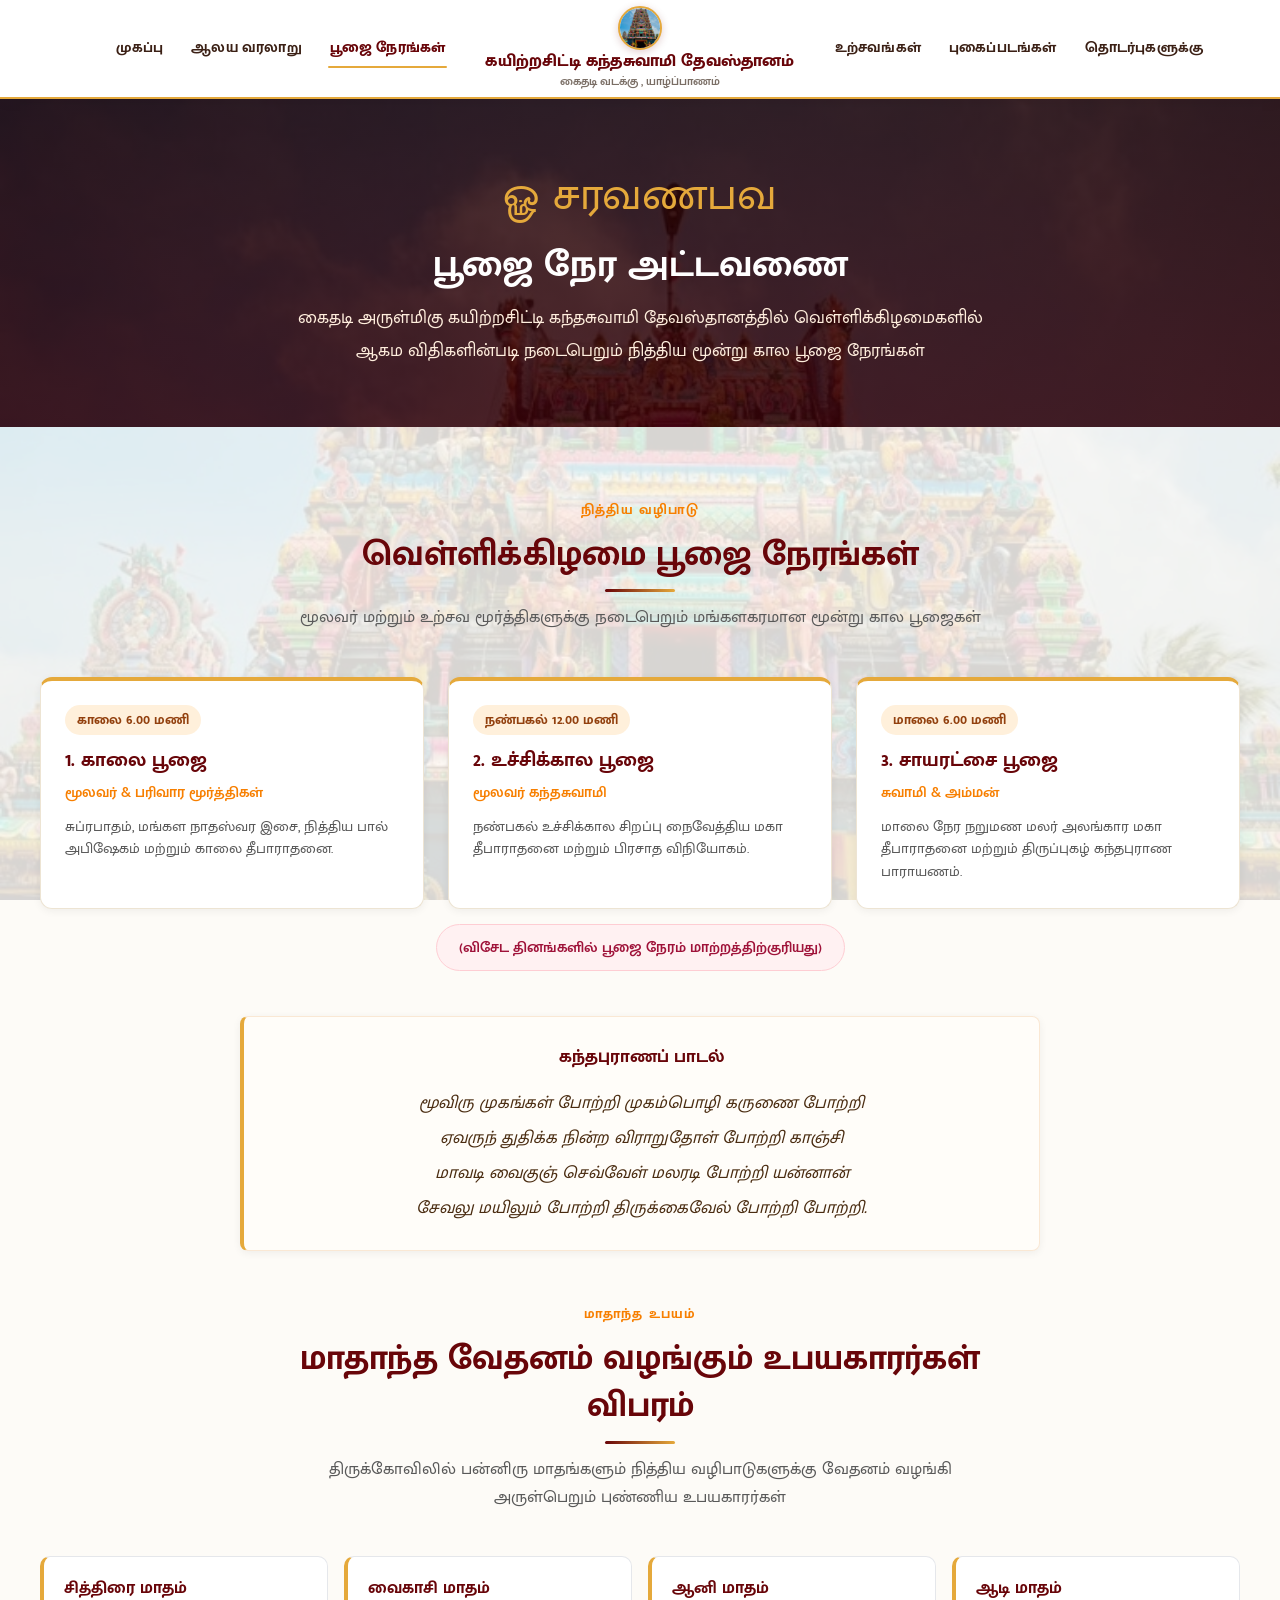
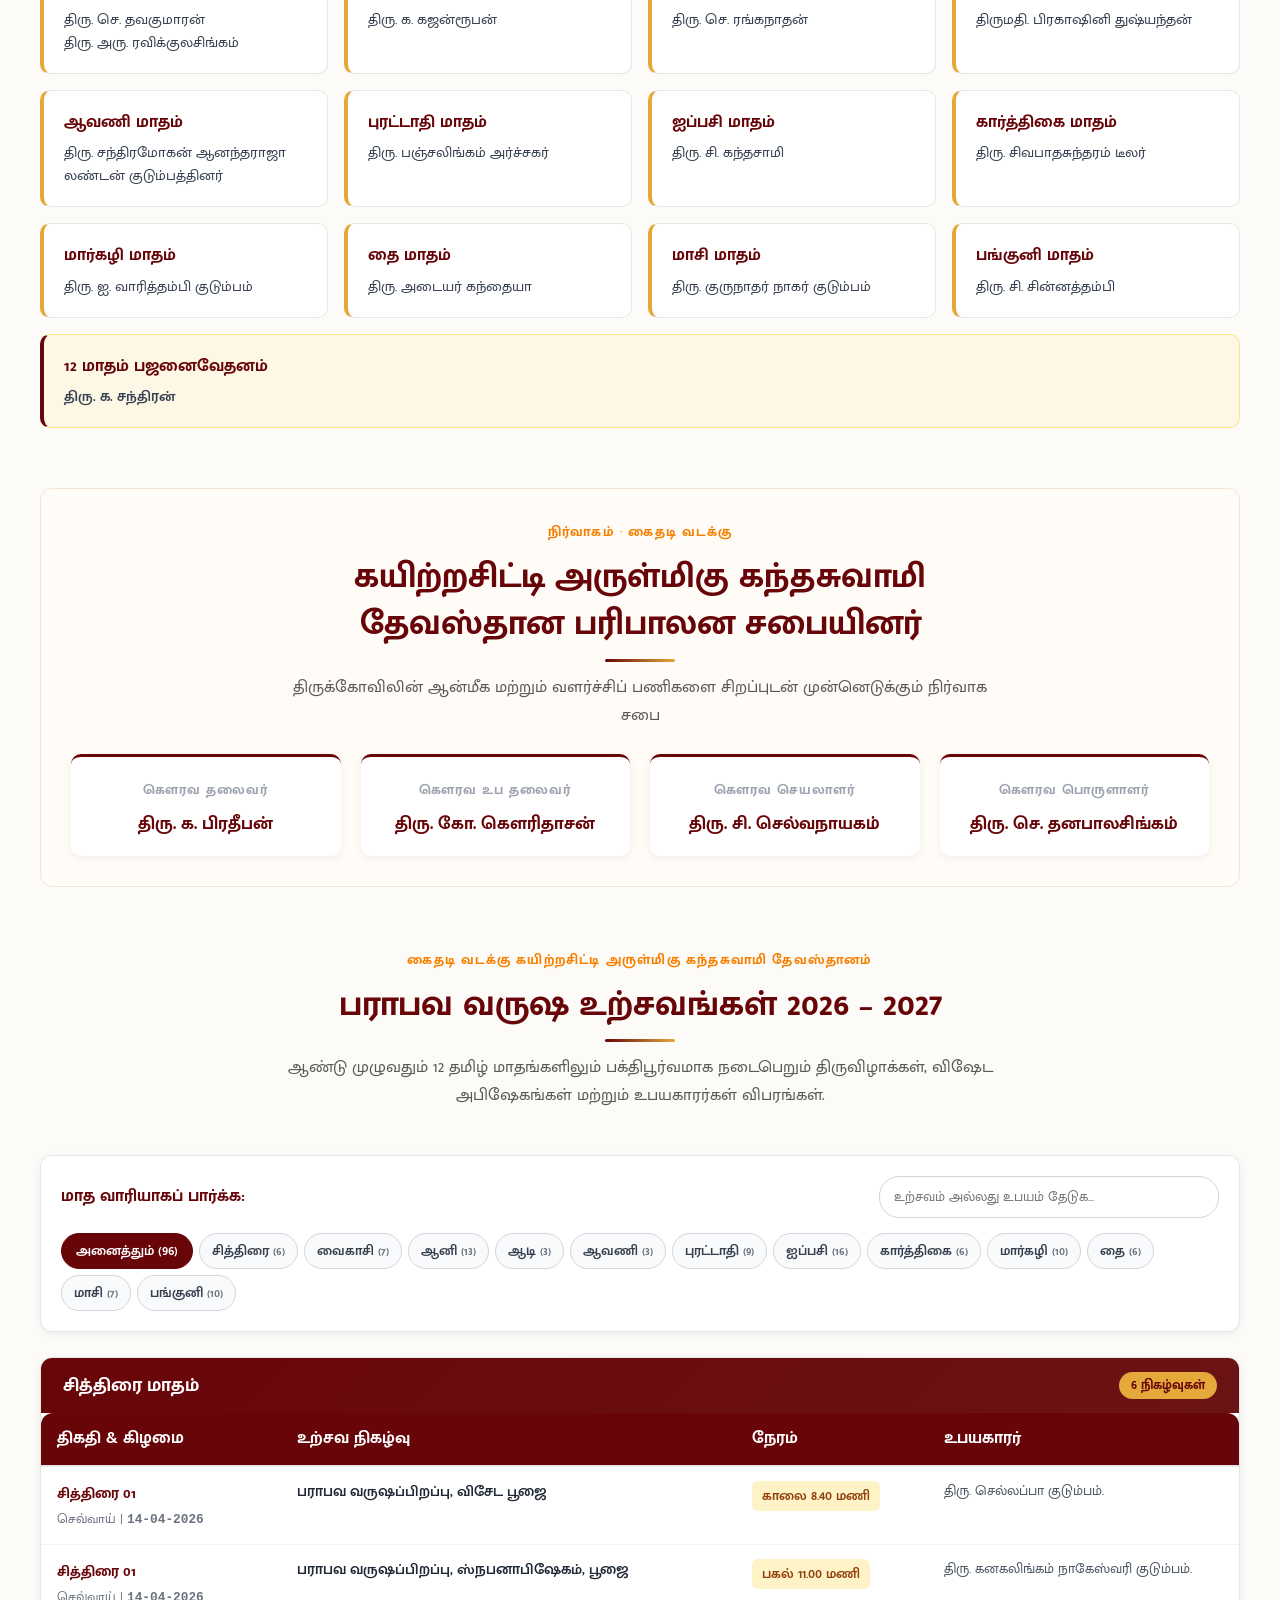
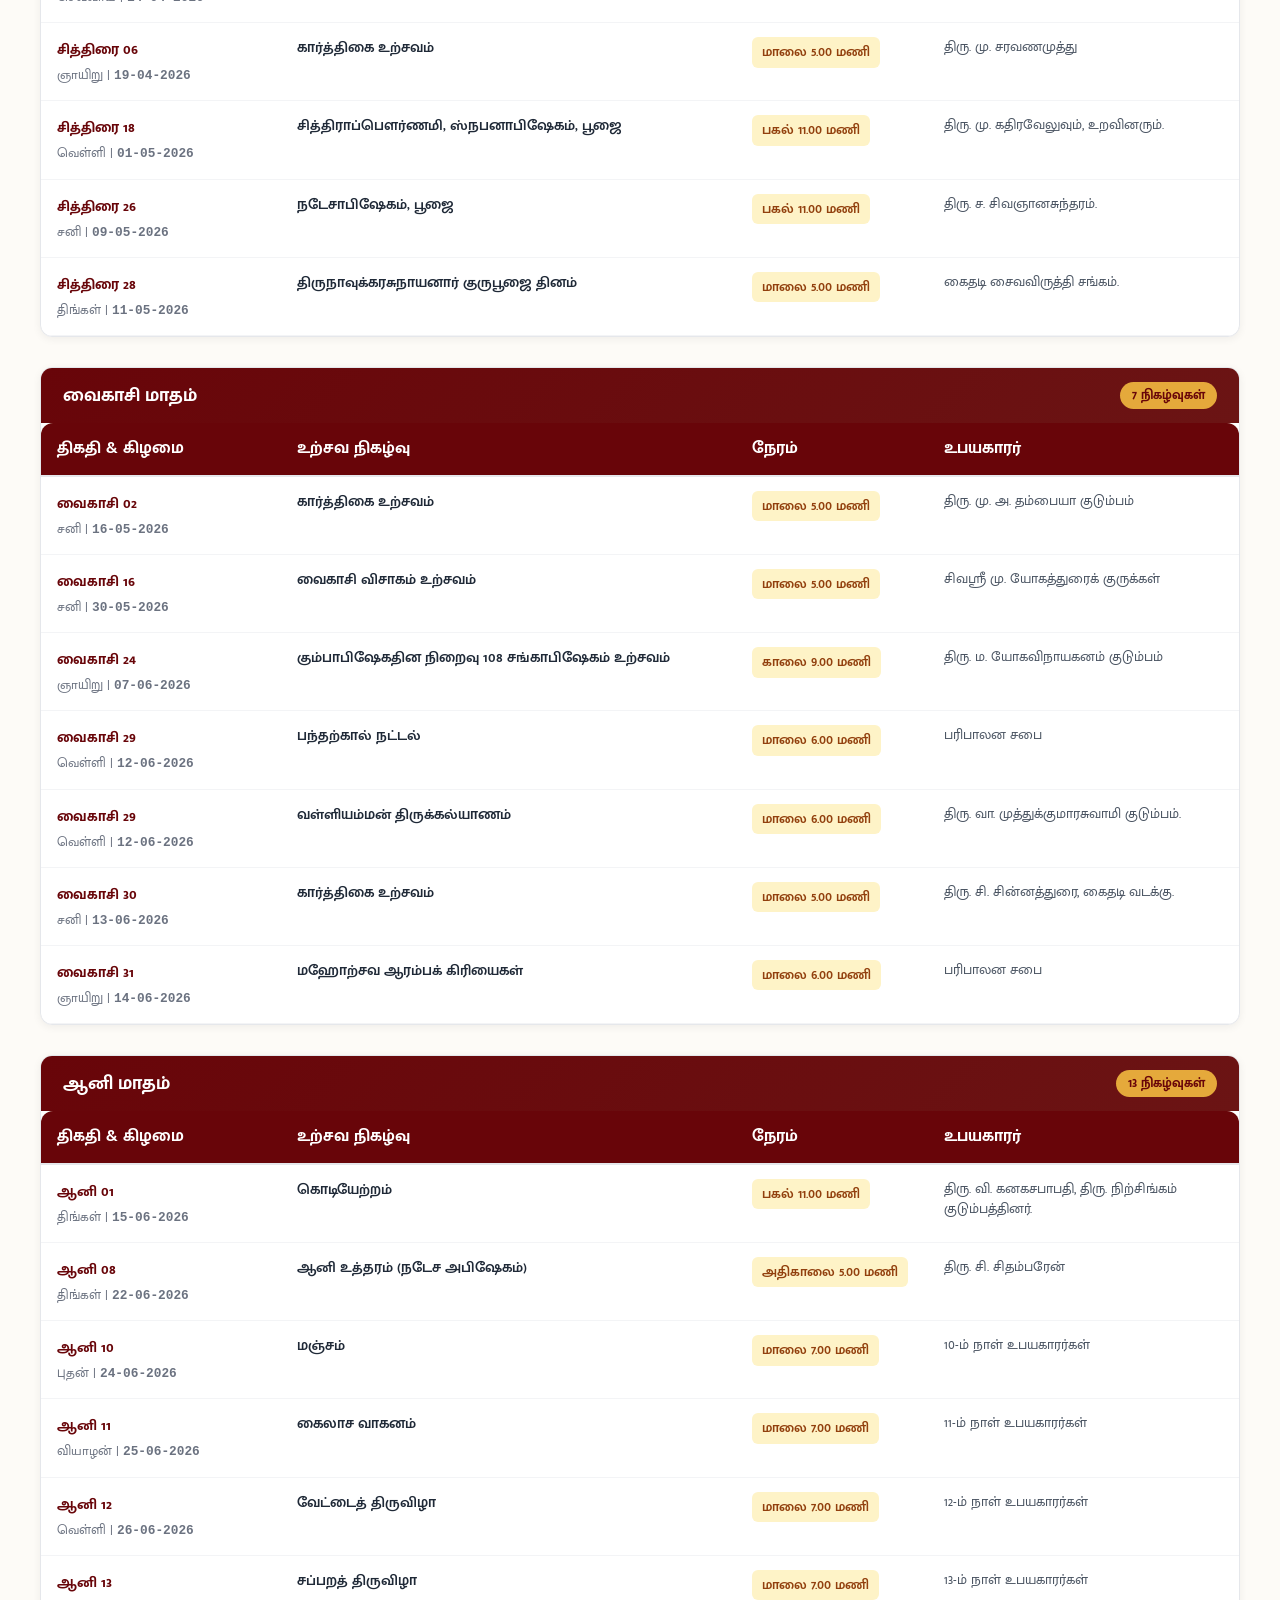
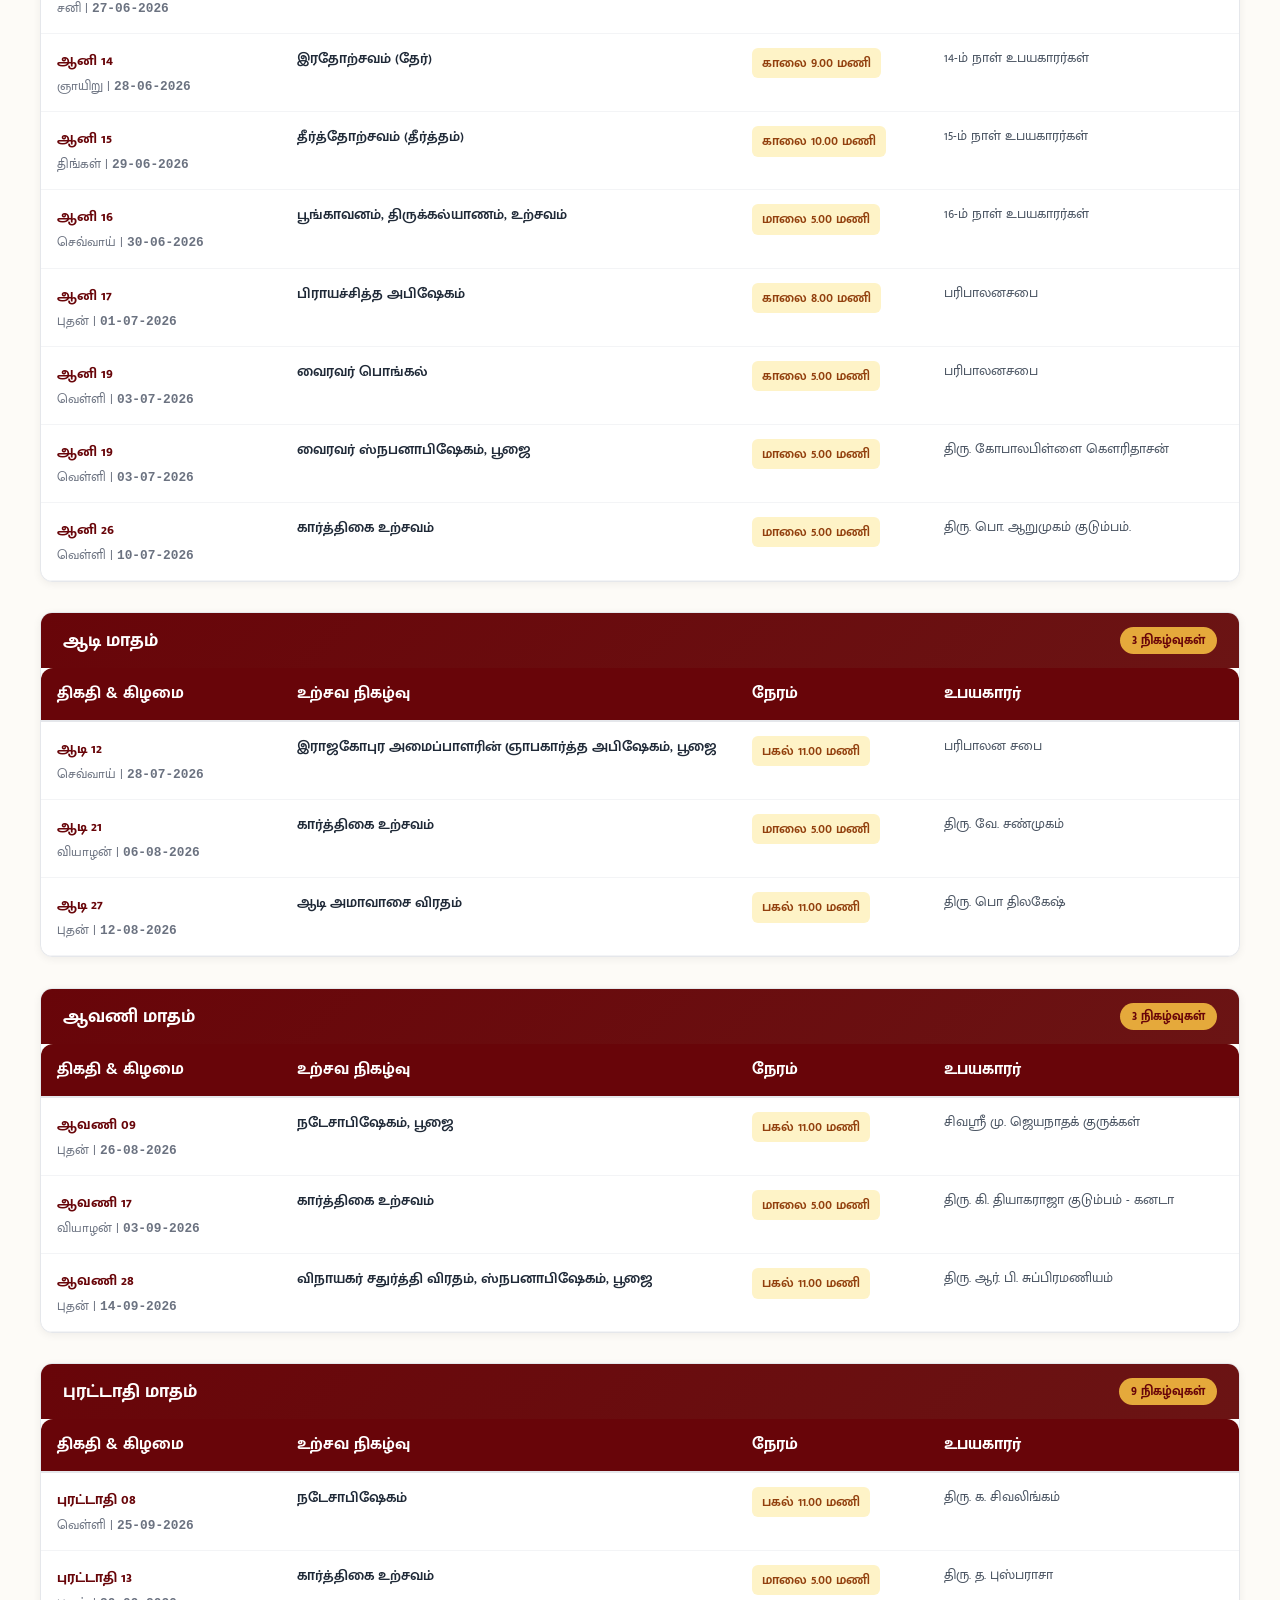
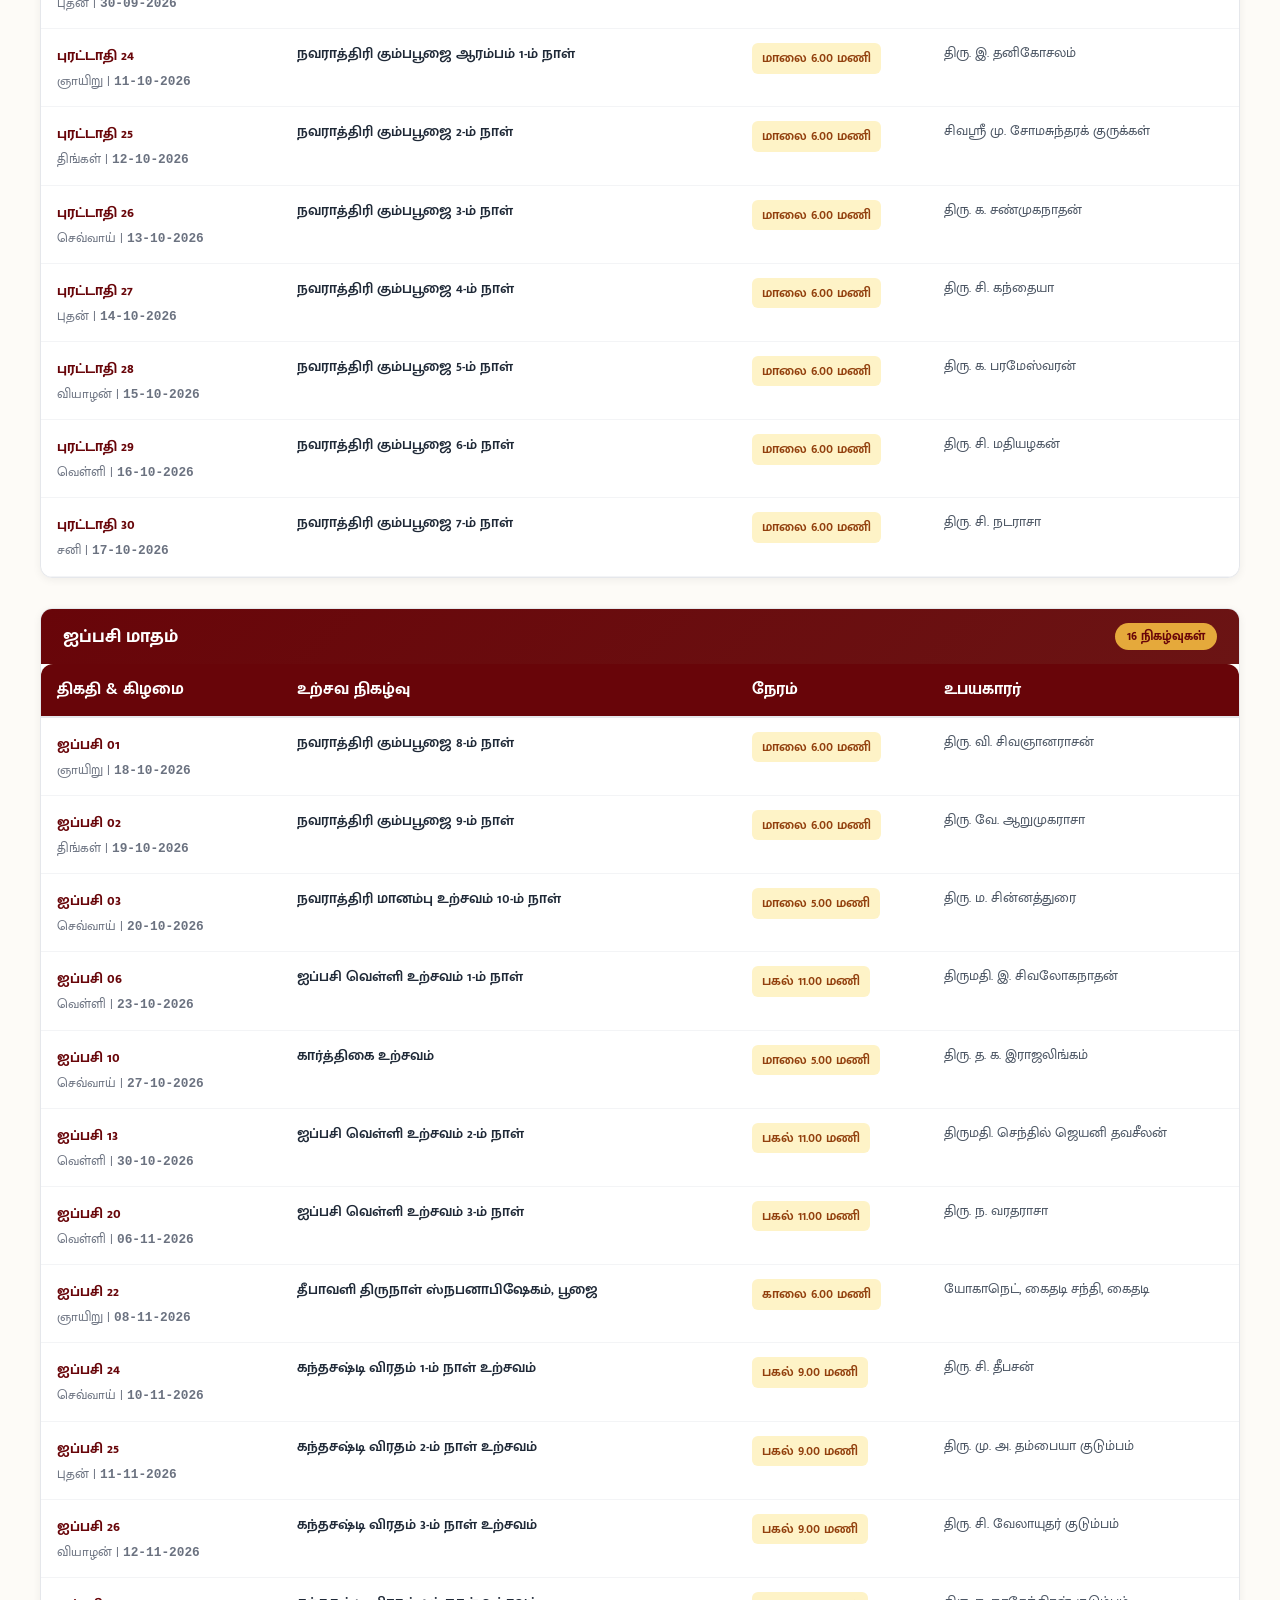
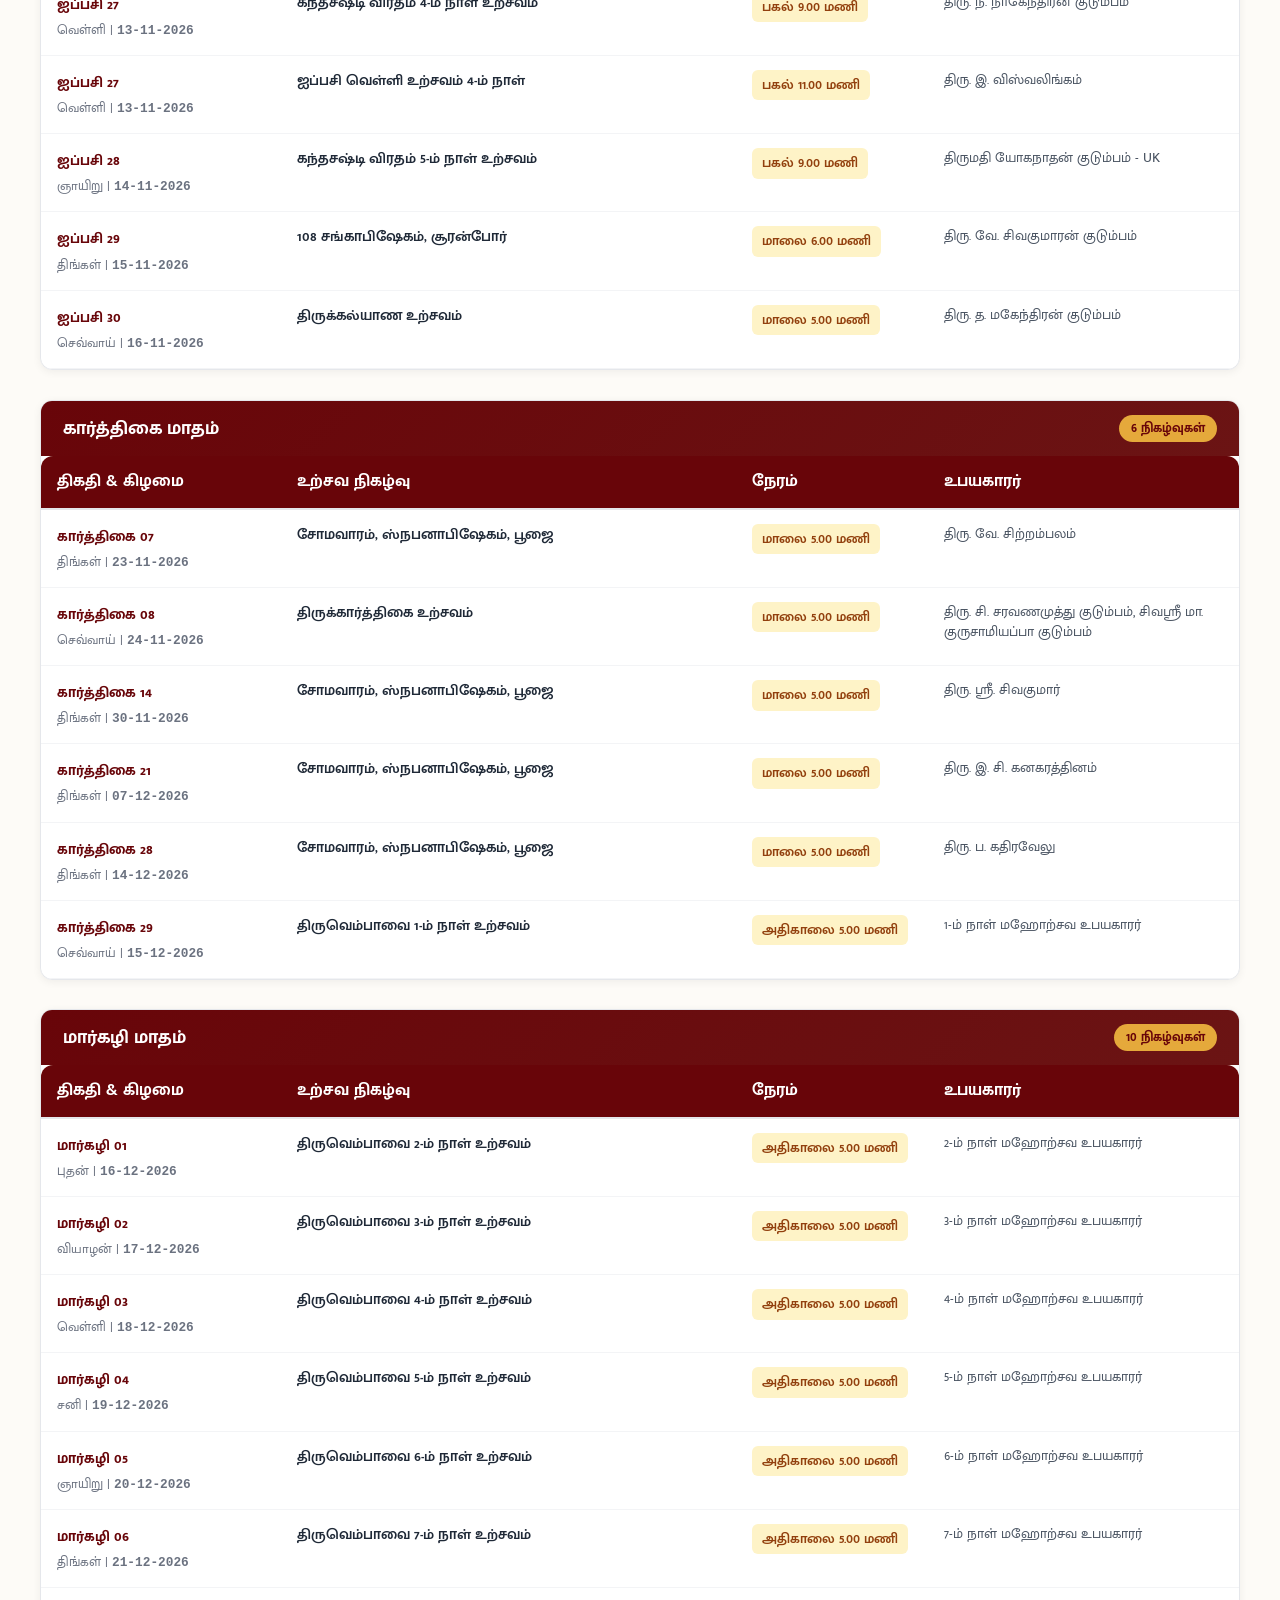
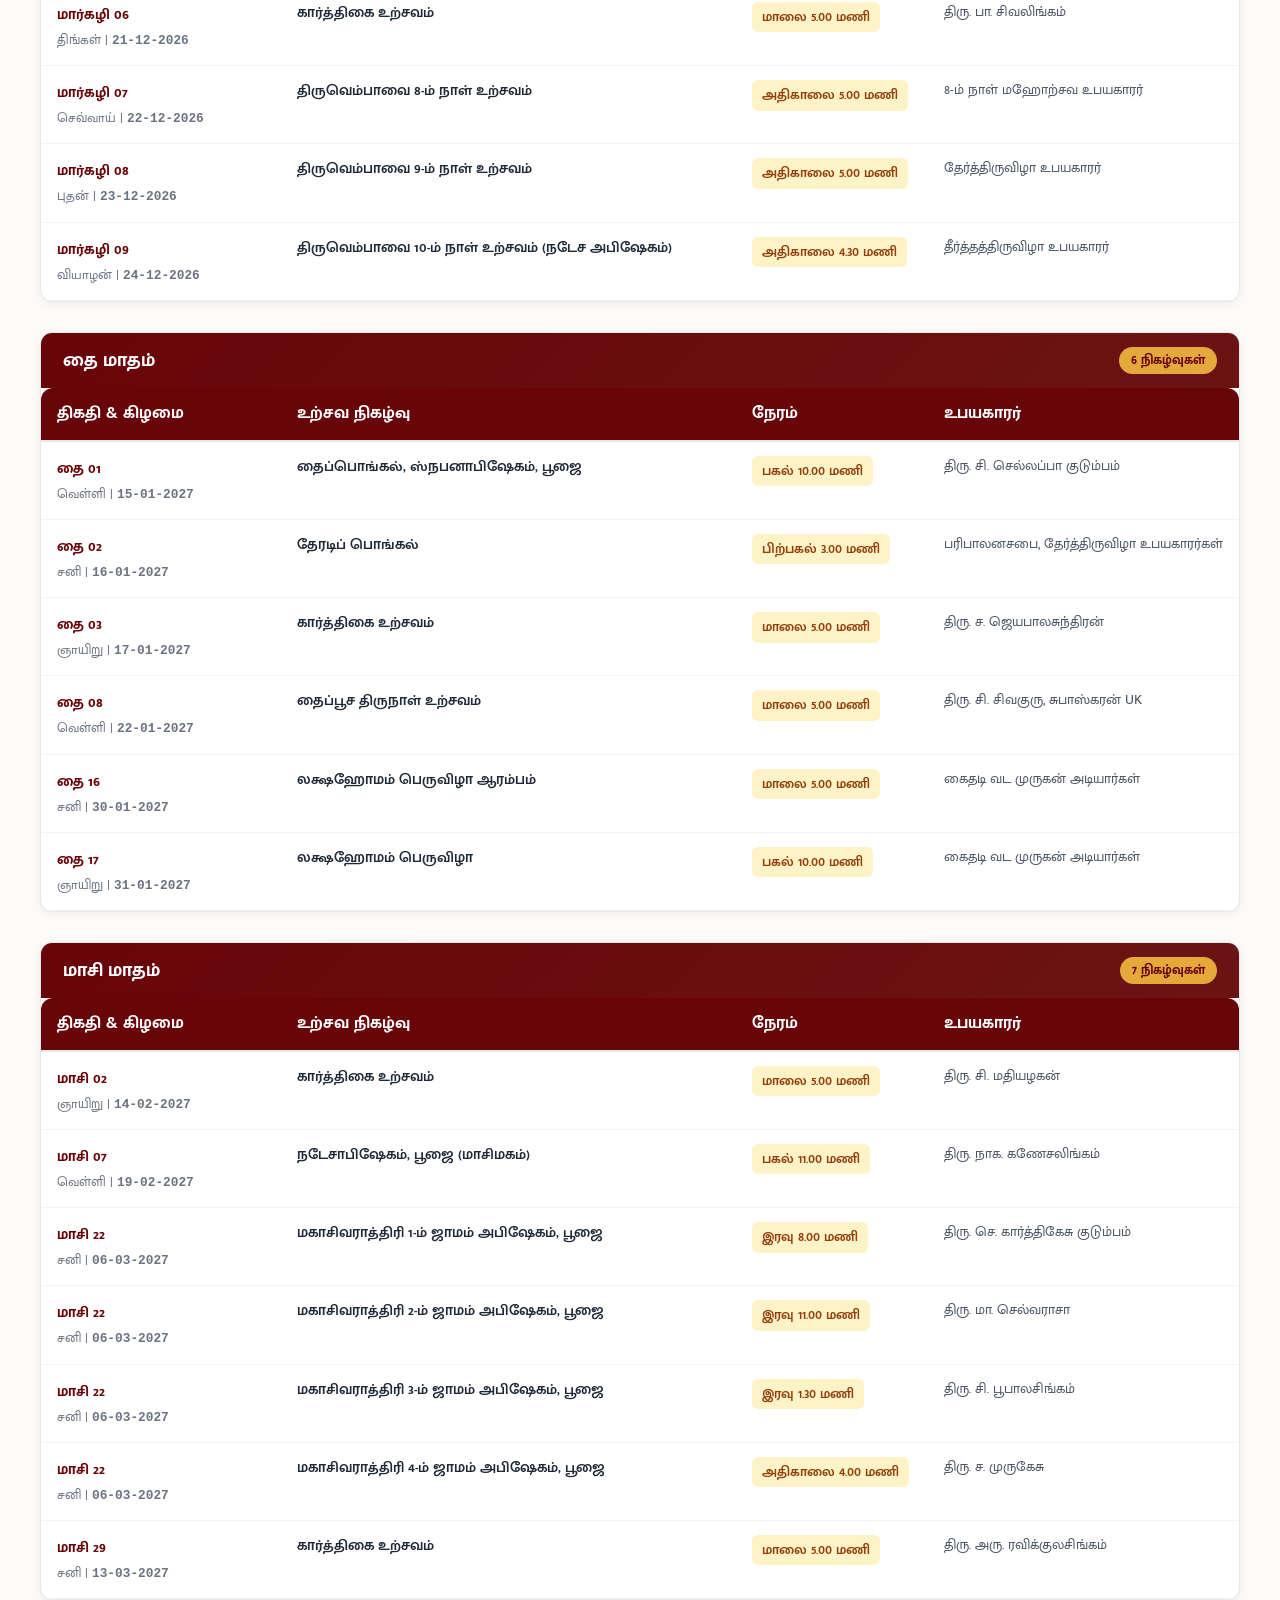
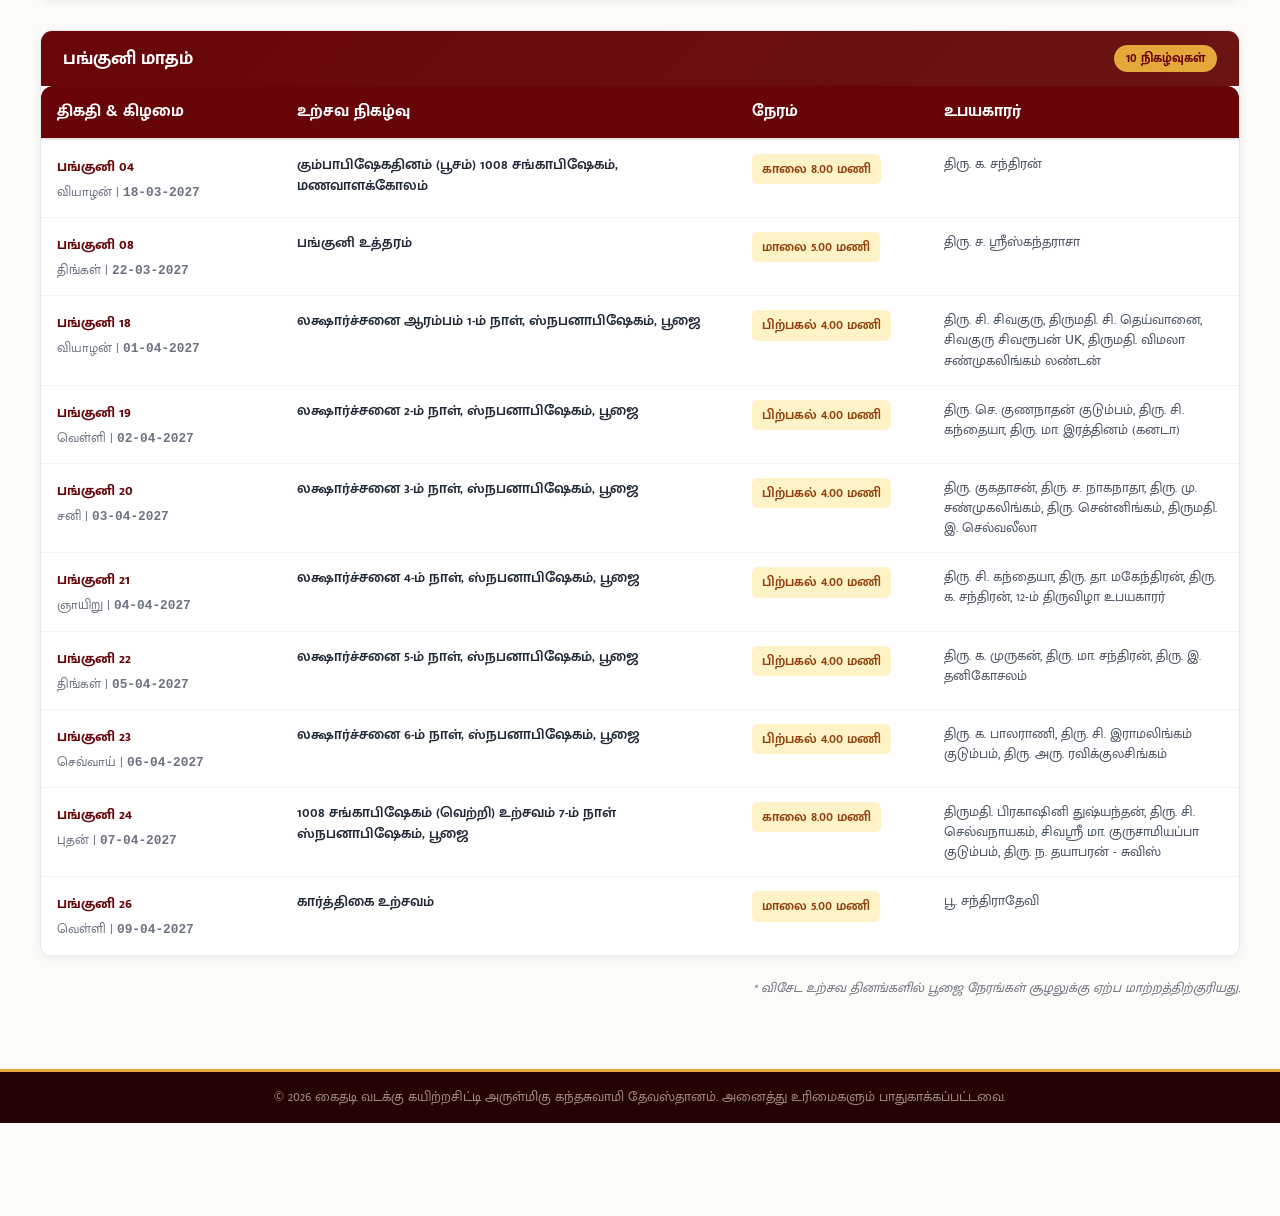
<file: htdocs/pooja.html>
<!DOCTYPE html>
<html lang="ta">
    <head>
        <meta charset="UTF-8">
        <meta name="viewport" content="width=device-width, initial-scale=1.0">
        <title>பூஜை நேரங்கள் | கைதடி வடக்கு கயிற்றசிட்டி அருள்மிகு கந்தசுவாமி
            தேவஸ்தானம்</title>
        <link rel="preconnect" href="https://fonts.googleapis.com">
        <link rel="preconnect" href="https://fonts.gstatic.com" crossorigin>
        <link
            href="https://fonts.googleapis.com/css2?family=Mukta+Malar:wght@400;500;600;700;800&family=Noto+Sans+Tamil:wght@400;600;700&display=swap"
            rel="stylesheet">
        <link rel="stylesheet" href="css/style.css?v=20261007_clean">
        <style>
        body, button, input, select, textarea {
            font-family: 'Mukta Malar', 'Noto Sans Tamil', 'Nirmala UI', 'Latha', 'Vijaya', sans-serif !important;
        }
        .temple-logo-img {
            width: 50px;
            height: 50px;
            border-radius: 50%;
            border: 2px solid var(--color-gold);
            object-fit: cover;
        }
        .pooja-hero {
            background: linear-gradient(rgba(35, 2, 4, 0.8), rgba(55, 3, 7, 0.85)), 
                        url('images/gopuram_front.jpg') center top/cover no-repeat;
            padding: 60px 0;
            color: #ffffff;
            text-align: center;
        }
        .charge-table {
            width: 100%;
            border-collapse: collapse;
            background: #ffffff;
            border-radius: 12px;
            overflow: hidden;
            box-shadow: var(--shadow-sm);
            border: 1px solid var(--border-color);
            margin-top: 25px;
        }
        .charge-table th {
            background: var(--color-maroon);
            color: #ffffff;
            padding: 16px 20px;
            text-align: left;
            font-size: 1.05rem;
        }
        .charge-table td {
            padding: 15px 20px;
            border-bottom: 1px solid #f0e9dc;
            font-size: 0.98rem;
        }
        .charge-table tr:hover {
            background: #fffdf9;
        }
    </style>
    </head>
    <body>

            <!-- நல்லூர் பாணி தேவஸ்தான முதன்மை Tab Bar (Nallur Style Header) -->
    <header class="nallur-header" id="mainHeader">
        <div class="container nallur-header-container">
            <!-- இடது பக்க மெனு (Left Wing) -->
            <ul class="nallur-nav-wing nallur-nav-left">
                <li><a href="index.html" class="nallur-nav-link">முகப்பு</a></li>
                <li><a href="history.html" class="nallur-nav-link">ஆலய வரலாறு</a></li>
                <li><a href="pooja.html" class="nallur-nav-link active">பூஜை நேரங்கள்</a></li>
            </ul>

            <!-- மத்திய தேவஸ்தான இலச்சினை (Center Emblem & Brand) -->
            <a href="index.html" class="nallur-center-brand">
                <div class="nallur-brand-emblem">
                    <img src="images/kovil_front_hero.jpg" alt="கைதடி கந்தசுவாமி தேவஸ்தானம்">
                </div>
               <h1 class="nallur-brand-title"> கயிற்றசிட்டி கந்தசுவாமி தேவஸ்தானம்</h1>
                <span class="nallur-brand-location">கைதடி வடக்கு , யாழ்ப்பாணம்</span>
            </a>

            <!-- வலது பக்க மெனு (Right Wing) -->
            <ul class="nallur-nav-wing nallur-nav-right">
                <li><a href="festivals.html" class="nallur-nav-link">உற்சவங்கள்</a></li>
                <li><a href="gallery.html" class="nallur-nav-link">புகைப்படங்கள்</a></li>
                <li><a href="contact.html" class="nallur-nav-link">தொடர்புகளுக்கு</a></li>
            </ul>

            <!-- மொபைல் மெனு பொத்தான் -->
            <button class="nallur-menu-toggle" id="menuToggle" aria-label="Menu">☰ மெனு</button>
        </div>

        <!-- மொபைல் மெனு (Mobile Drawer) -->
        <div class="nallur-mobile-drawer" id="mobileDrawer">
            <ul class="nallur-mobile-menu">
                <li><a href="index.html" class="nallur-mobile-link">முகப்பு</a></li>
                <li><a href="history.html" class="nallur-mobile-link">ஆலய வரலாறு</a></li>
                <li><a href="pooja.html" class="nallur-mobile-link active">பூஜை நேரங்கள்</a></li>
                <li><a href="festivals.html" class="nallur-mobile-link">உற்சவங்கள்</a></li>
                <li><a href="gallery.html" class="nallur-mobile-link">புகைப்படங்கள்</a></li>
                <li><a href="contact.html" class="nallur-mobile-link">தொடர்புகளுக்கு</a></li>
            </ul>
        </div>
    </header>

        <!-- பதாகை -->
        <section class="pooja-hero">
            <div class="container">
                <div style="font-size: 2.8rem; color: var(--color-gold);">ௐ சரவணபவ</div>
                <h1 style="color: #ffffff; font-size: 2.3rem; margin-top: 8px;">பூஜை நேர அட்டவணை</h1>
                <p style="color: #ffeedd; font-size: 1.15rem; max-width: 720px; margin: 10px auto 0; line-height: 1.8;">
                    கைதடி அருள்மிகு கயிற்றசிட்டி கந்தசுவாமி தேவஸ்தானத்தில் வெள்ளிக்கிழமைகளில் ஆகம விதிகளின்படி நடைபெறும் நித்திய மூன்று கால பூஜை நேரங்கள்
                </p>
            </div>
        </section>

        <!-- பூஜை கார்டுகள் -->
        <main class="section">
            <div class="container">
                <div class="section-header">
                    <span class="section-subtitle">நித்திய வழிபாடு</span>
                    <h2 class="section-title">வெள்ளிக்கிழமை பூஜை நேரங்கள்</h2>
                    <p class="section-desc">மூலவர் மற்றும் உற்சவ மூர்த்திகளுக்கு நடைபெறும் மங்களகரமான மூன்று கால பூஜைகள்</p>
                </div>

                <div class="pooja-timeline" id="poojaTimelineContainer">
                    <div class="pooja-card">
                        <span class="pooja-time-badge">காலை 6.00 மணி</span>
                        <h3 class="pooja-name">1. காலை பூஜை</h3>
                        <div class="pooja-deity">மூலவர் & பரிவார மூர்த்திகள்</div>
                        <p class="pooja-desc">சுப்ரபாதம், மங்கள நாதஸ்வர இசை, நித்திய பால் அபிஷேகம் மற்றும் காலை தீபாராதனை.</p>
                    </div>

                    <div class="pooja-card">
                        <span class="pooja-time-badge">நண்பகல் 12.00 மணி</span>
                        <h3 class="pooja-name">2. உச்சிக்கால பூஜை</h3>
                        <div class="pooja-deity">மூலவர் கந்தசுவாமி</div>
                        <p class="pooja-desc">நண்பகல் உச்சிக்கால சிறப்பு நைவேத்திய மகா தீபாராதனை மற்றும் பிரசாத விநியோகம்.</p>
                    </div>

                    <div class="pooja-card">
                        <span class="pooja-time-badge">மாலை 6.00 மணி</span>
                        <h3 class="pooja-name">3. சாயரட்சை பூஜை</h3>
                        <div class="pooja-deity">சுவாமி & அம்மன்</div>
                        <p class="pooja-desc">மாலை நேர நறுமண மலர் அலங்கார மகா தீபாராதனை மற்றும் திருப்புகழ் கந்தபுராண பாராயணம்.</p>
                    </div>
                </div>

                <div style="text-align: center; margin-top: 15px; margin-bottom: 45px;">
                    <span style="display: inline-block; background: #fff1f2; color: #9f1239; border: 1px solid #fecdd3; padding: 10px 22px; border-radius: 25px; font-size: 0.95rem; font-weight: 600;">
                        (விசேட தினங்களில் பூஜை நேரம் மாற்றத்திற்குரியது)
                    </span>
                </div>

                <!-- கந்தபுராணப் பாடல் மேற்கோள் -->
                <div style="max-width: 800px; margin: 0 auto 50px; background: #fffdf9; border-left: 4px solid var(--color-gold); border-radius: 8px; padding: 25px 30px; box-shadow: var(--shadow-sm); border-top: 1px solid #fae8d4; border-right: 1px solid #fae8d4; border-bottom: 1px solid #fae8d4;">
                    <div style="font-size: 1.15rem; font-weight: 700; color: var(--color-maroon); margin-bottom: 12px; display: flex; align-items: center; justify-content: center; gap: 8px;">
                        கந்தபுராணப் பாடல்
                    </div>
                    <p style="font-size: 1.1rem; line-height: 2; color: #4a2c11; margin: 0; font-family: 'Mukta Malar', 'Noto Sans Tamil', serif; text-align: center; font-style: italic;">
                        மூவிரு முகங்கள் போற்றி முகம்பொழி கருணை போற்றி<br>
                        ஏவருந் துதிக்க நின்ற விராறுதோள் போற்றி காஞ்சி<br>
                        மாவடி வைகுஞ் செவ்வேள் மலரடி போற்றி யன்னான்<br>
                        சேவலு மயிலும் போற்றி திருக்கைவேல் போற்றி போற்றி.
                    </p>
                </div>

                <!-- மாதாந்த பூஜை வேதனம் வழங்கும் உபயகாரர்கள் -->
                <div style="margin-bottom: 60px;">
                    <div class="section-header">
                        <span class="section-subtitle">மாதாந்த உபயம்</span>
                        <h2 class="section-title">மாதாந்த வேதனம் வழங்கும் உபயகாரர்கள் விபரம்</h2>
                        <p class="section-desc">திருக்கோவிலில் பன்னிரு மாதங்களும் நித்திய வழிபாடுகளுக்கு வேதனம் வழங்கி அருள்பெறும் புண்ணிய உபயகாரர்கள்</p>
                    </div>

                    <div style="display: grid; grid-template-columns: repeat(auto-fit, minmax(260px, 1fr)); gap: 16px; margin-top: 25px;">
                        <div style="background: #ffffff; border: 1px solid #e5e7eb; border-radius: 10px; padding: 18px 20px; border-left: 4px solid var(--color-gold);">
                            <strong style="color: var(--color-maroon); font-size: 1.05rem; display: block; margin-bottom: 6px;">சித்திரை மாதம்</strong>
                            <p style="margin: 0; color: #374151; font-size: 0.95rem; line-height: 1.5;">திரு. செ. தவகுமாரன்<br>திரு. அரு. ரவிக்குலசிங்கம்</p>
                        </div>
                        <div style="background: #ffffff; border: 1px solid #e5e7eb; border-radius: 10px; padding: 18px 20px; border-left: 4px solid var(--color-gold);">
                            <strong style="color: var(--color-maroon); font-size: 1.05rem; display: block; margin-bottom: 6px;">வைகாசி மாதம்</strong>
                            <p style="margin: 0; color: #374151; font-size: 0.95rem; line-height: 1.5;">திரு. க. கஜன்ரூபன்</p>
                        </div>
                        <div style="background: #ffffff; border: 1px solid #e5e7eb; border-radius: 10px; padding: 18px 20px; border-left: 4px solid var(--color-gold);">
                            <strong style="color: var(--color-maroon); font-size: 1.05rem; display: block; margin-bottom: 6px;">ஆனி மாதம்</strong>
                            <p style="margin: 0; color: #374151; font-size: 0.95rem; line-height: 1.5;">திரு. செ. ரங்கநாதன்</p>
                        </div>
                        <div style="background: #ffffff; border: 1px solid #e5e7eb; border-radius: 10px; padding: 18px 20px; border-left: 4px solid var(--color-gold);">
                            <strong style="color: var(--color-maroon); font-size: 1.05rem; display: block; margin-bottom: 6px;">ஆடி மாதம்</strong>
                            <p style="margin: 0; color: #374151; font-size: 0.95rem; line-height: 1.5;">திருமதி. பிரகாஷினி துஷ்யந்தன்</p>
                        </div>
                        <div style="background: #ffffff; border: 1px solid #e5e7eb; border-radius: 10px; padding: 18px 20px; border-left: 4px solid var(--color-gold);">
                            <strong style="color: var(--color-maroon); font-size: 1.05rem; display: block; margin-bottom: 6px;">ஆவணி மாதம்</strong>
                            <p style="margin: 0; color: #374151; font-size: 0.95rem; line-height: 1.5;">திரு. சந்திரமோகன் ஆனந்தராஜா லண்டன் குடும்பத்தினர்</p>
                        </div>
                        <div style="background: #ffffff; border: 1px solid #e5e7eb; border-radius: 10px; padding: 18px 20px; border-left: 4px solid var(--color-gold);">
                            <strong style="color: var(--color-maroon); font-size: 1.05rem; display: block; margin-bottom: 6px;">புரட்டாதி மாதம்</strong>
                            <p style="margin: 0; color: #374151; font-size: 0.95rem; line-height: 1.5;">திரு. பஞ்சலிங்கம் அர்ச்சகர்</p>
                        </div>
                        <div style="background: #ffffff; border: 1px solid #e5e7eb; border-radius: 10px; padding: 18px 20px; border-left: 4px solid var(--color-gold);">
                            <strong style="color: var(--color-maroon); font-size: 1.05rem; display: block; margin-bottom: 6px;">ஐப்பசி மாதம்</strong>
                            <p style="margin: 0; color: #374151; font-size: 0.95rem; line-height: 1.5;">திரு. சி. கந்தசாமி</p>
                        </div>
                        <div style="background: #ffffff; border: 1px solid #e5e7eb; border-radius: 10px; padding: 18px 20px; border-left: 4px solid var(--color-gold);">
                            <strong style="color: var(--color-maroon); font-size: 1.05rem; display: block; margin-bottom: 6px;">கார்த்திகை மாதம்</strong>
                            <p style="margin: 0; color: #374151; font-size: 0.95rem; line-height: 1.5;">திரு. சிவபாதசுந்தரம் டீலர்</p>
                        </div>
                        <div style="background: #ffffff; border: 1px solid #e5e7eb; border-radius: 10px; padding: 18px 20px; border-left: 4px solid var(--color-gold);">
                            <strong style="color: var(--color-maroon); font-size: 1.05rem; display: block; margin-bottom: 6px;">மார்கழி மாதம்</strong>
                            <p style="margin: 0; color: #374151; font-size: 0.95rem; line-height: 1.5;">திரு. ஐ. வாரித்தம்பி குடும்பம்</p>
                        </div>
                        <div style="background: #ffffff; border: 1px solid #e5e7eb; border-radius: 10px; padding: 18px 20px; border-left: 4px solid var(--color-gold);">
                            <strong style="color: var(--color-maroon); font-size: 1.05rem; display: block; margin-bottom: 6px;">தை மாதம்</strong>
                            <p style="margin: 0; color: #374151; font-size: 0.95rem; line-height: 1.5;">திரு. அடையர் கந்தையா</p>
                        </div>
                        <div style="background: #ffffff; border: 1px solid #e5e7eb; border-radius: 10px; padding: 18px 20px; border-left: 4px solid var(--color-gold);">
                            <strong style="color: var(--color-maroon); font-size: 1.05rem; display: block; margin-bottom: 6px;">மாசி மாதம்</strong>
                            <p style="margin: 0; color: #374151; font-size: 0.95rem; line-height: 1.5;">திரு. குருநாதர் நாகர் குடும்பம்</p>
                        </div>
                        <div style="background: #ffffff; border: 1px solid #e5e7eb; border-radius: 10px; padding: 18px 20px; border-left: 4px solid var(--color-gold);">
                            <strong style="color: var(--color-maroon); font-size: 1.05rem; display: block; margin-bottom: 6px;">பங்குனி மாதம்</strong>
                            <p style="margin: 0; color: #374151; font-size: 0.95rem; line-height: 1.5;">திரு. சி. சின்னத்தம்பி</p>
                        </div>
                        <div style="background: #fdf8e6; border: 1px solid #fde68a; border-radius: 10px; padding: 18px 20px; border-left: 4px solid var(--color-maroon); grid-column: 1 / -1;">
                            <strong style="color: var(--color-maroon); font-size: 1.05rem; display: block; margin-bottom: 6px;">12 மாதம் பஜனைவேதனம்</strong>
                            <p style="margin: 0; color: #374151; font-size: 0.95rem; line-height: 1.5; font-weight: 600;">திரு. க. சந்திரன்</p>
                        </div>
                    </div>
                </div>

                <!-- தேவஸ்தான பரிபாலன சபை -->
                <div style="margin-bottom: 60px; background: #fffcf7; border: 1px solid #f2e3d5; border-radius: 12px; padding: 30px;">
                    <div class="section-header" style="margin-bottom: 25px;">
                        <span class="section-subtitle">நிர்வாகம் · கைதடி வடக்கு</span>
                        <h2 class="section-title">கயிற்றசிட்டி அருள்மிகு கந்தசுவாமி தேவஸ்தான பரிபாலன சபையினர்</h2>
                        <p class="section-desc">திருக்கோவிலின் ஆன்மீக மற்றும் வளர்ச்சிப் பணிகளை சிறப்புடன் முன்னெடுக்கும் நிர்வாக சபை</p>
                    </div>
                    <div style="display: grid; grid-template-columns: repeat(auto-fit, minmax(210px, 1fr)); gap: 20px; text-align: center;">
                        <div style="background: #ffffff; padding: 20px; border-radius: 10px; box-shadow: var(--shadow-sm); border-top: 3px solid var(--color-maroon);">
                            <span style="font-size: 0.85rem; font-weight: 700; color: #9ca3af; text-transform: uppercase; letter-spacing: 1px;">கௌரவ தலைவர்</span>
                            <h3 style="margin: 8px 0 0; font-size: 1.15rem; color: var(--color-maroon);">திரு. க. பிரதீபன்</h3>
                        </div>
                        <div style="background: #ffffff; padding: 20px; border-radius: 10px; box-shadow: var(--shadow-sm); border-top: 3px solid var(--color-maroon);">
                            <span style="font-size: 0.85rem; font-weight: 700; color: #9ca3af; text-transform: uppercase; letter-spacing: 1px;">கௌரவ உப தலைவர்</span>
                            <h3 style="margin: 8px 0 0; font-size: 1.15rem; color: var(--color-maroon);">திரு. கோ. கௌரிதாசன்</h3>
                        </div>
                        <div style="background: #ffffff; padding: 20px; border-radius: 10px; box-shadow: var(--shadow-sm); border-top: 3px solid var(--color-maroon);">
                            <span style="font-size: 0.85rem; font-weight: 700; color: #9ca3af; text-transform: uppercase; letter-spacing: 1px;">கௌரவ செயலாளர்</span>
                            <h3 style="margin: 8px 0 0; font-size: 1.15rem; color: var(--color-maroon);">திரு. சி. செல்வநாயகம்</h3>
                        </div>
                        <div style="background: #ffffff; padding: 20px; border-radius: 10px; box-shadow: var(--shadow-sm); border-top: 3px solid var(--color-maroon);">
                            <span style="font-size: 0.85rem; font-weight: 700; color: #9ca3af; text-transform: uppercase; letter-spacing: 1px;">கௌரவ பொருளாளர்</span>
                            <h3 style="margin: 8px 0 0; font-size: 1.15rem; color: var(--color-maroon);">திரு. செ. தனபாலசிங்கம்</h3>
                        </div>
                    </div>
                </div>

                <!-- உற்சவ விபரங்கள் (Festival Events Schedule) -->
                                <!-- உற்சவ விபரங்கள் (Festival Events Schedule - 2026 - 2027) -->
                <div id="utsavamSection" style="margin-top: 60px;">
                    <div class="section-header">
                        <span class="section-subtitle">கைதடி வடக்கு கயிற்றசிட்டி அருள்மிகு கந்தசுவாமி தேவஸ்தானம்</span>
                        <h2 class="section-title">பராபவ வருஷ உற்சவங்கள் 2026 – 2027</h2>
                        <p class="section-desc">ஆண்டு முழுவதும் 12 தமிழ் மாதங்களிலும் பக்திபூர்வமாக நடைபெறும் திருவிழாக்கள், விஷேட அபிஷேகங்கள் மற்றும் உபயகாரர்கள் விபரங்கள்.</p>
                    </div>

                    <!-- Filter & Search Controls -->
                    <div style="background: #ffffff; padding: 20px; border-radius: 12px; box-shadow: var(--shadow-sm); border: 1px solid #e5e7eb; margin-bottom: 25px;">
                        <div style="display: flex; flex-wrap: wrap; gap: 12px; justify-content: space-between; align-items: center; margin-bottom: 15px;">
                            <div style="font-weight: 700; color: var(--color-maroon); font-size: 1.05rem; display: flex; align-items: center; gap: 8px;">
                                <span>மாத வாரியாகப் பார்க்க:</span>
                            </div>
                            <div style="flex-grow: 1; max-width: 340px;">
                                <input type="text" id="festivalSearchInput" placeholder="உற்சவம் அல்லது உபயம் தேடுக..." 
                                       style="width: 100%; padding: 8px 14px; border: 1px solid #d1d5db; border-radius: 20px; font-size: 0.9rem; font-family: inherit; outline: none; transition: border-color 0.2s;"
                                       onfocus="this.style.borderColor='var(--color-maroon)'" onblur="this.style.borderColor='#d1d5db'">
                            </div>
                        </div>

                        <!-- Month filter tabs -->
                        <div id="monthTabsContainer" style="display: flex; flex-wrap: wrap; gap: 6px;">
                            <button class="month-filter-btn active" data-month="all" style="padding: 6px 14px; border-radius: 20px; font-size: 0.85rem; font-weight: 600; cursor: pointer; border: 1px solid var(--color-maroon); background: var(--color-maroon); color: #ffffff; transition: all 0.2s;">
                                அனைத்தும் (96)
                            </button>
                            <button class="month-filter-btn" data-month="சித்திரை" style="padding: 6px 12px; border-radius: 20px; font-size: 0.85rem; font-weight: 600; cursor: pointer; border: 1px solid #d1d5db; background: #f9fafb; color: #374151; transition: all 0.2s;">
                                சித்திரை <span style="font-size: 0.75rem; opacity: 0.75;">(6)</span>
                            </button>
                            <button class="month-filter-btn" data-month="வைகாசி" style="padding: 6px 12px; border-radius: 20px; font-size: 0.85rem; font-weight: 600; cursor: pointer; border: 1px solid #d1d5db; background: #f9fafb; color: #374151; transition: all 0.2s;">
                                வைகாசி <span style="font-size: 0.75rem; opacity: 0.75;">(7)</span>
                            </button>
                            <button class="month-filter-btn" data-month="ஆனி" style="padding: 6px 12px; border-radius: 20px; font-size: 0.85rem; font-weight: 600; cursor: pointer; border: 1px solid #d1d5db; background: #f9fafb; color: #374151; transition: all 0.2s;">
                                ஆனி <span style="font-size: 0.75rem; opacity: 0.75;">(13)</span>
                            </button>
                            <button class="month-filter-btn" data-month="ஆடி" style="padding: 6px 12px; border-radius: 20px; font-size: 0.85rem; font-weight: 600; cursor: pointer; border: 1px solid #d1d5db; background: #f9fafb; color: #374151; transition: all 0.2s;">
                                ஆடி <span style="font-size: 0.75rem; opacity: 0.75;">(3)</span>
                            </button>
                            <button class="month-filter-btn" data-month="ஆவணி" style="padding: 6px 12px; border-radius: 20px; font-size: 0.85rem; font-weight: 600; cursor: pointer; border: 1px solid #d1d5db; background: #f9fafb; color: #374151; transition: all 0.2s;">
                                ஆவணி <span style="font-size: 0.75rem; opacity: 0.75;">(3)</span>
                            </button>
                            <button class="month-filter-btn" data-month="புரட்டாதி" style="padding: 6px 12px; border-radius: 20px; font-size: 0.85rem; font-weight: 600; cursor: pointer; border: 1px solid #d1d5db; background: #f9fafb; color: #374151; transition: all 0.2s;">
                                புரட்டாதி <span style="font-size: 0.75rem; opacity: 0.75;">(9)</span>
                            </button>
                            <button class="month-filter-btn" data-month="ஐப்பசி" style="padding: 6px 12px; border-radius: 20px; font-size: 0.85rem; font-weight: 600; cursor: pointer; border: 1px solid #d1d5db; background: #f9fafb; color: #374151; transition: all 0.2s;">
                                ஐப்பசி <span style="font-size: 0.75rem; opacity: 0.75;">(16)</span>
                            </button>
                            <button class="month-filter-btn" data-month="கார்த்திகை" style="padding: 6px 12px; border-radius: 20px; font-size: 0.85rem; font-weight: 600; cursor: pointer; border: 1px solid #d1d5db; background: #f9fafb; color: #374151; transition: all 0.2s;">
                                கார்த்திகை <span style="font-size: 0.75rem; opacity: 0.75;">(6)</span>
                            </button>
                            <button class="month-filter-btn" data-month="மார்கழி" style="padding: 6px 12px; border-radius: 20px; font-size: 0.85rem; font-weight: 600; cursor: pointer; border: 1px solid #d1d5db; background: #f9fafb; color: #374151; transition: all 0.2s;">
                                மார்கழி <span style="font-size: 0.75rem; opacity: 0.75;">(10)</span>
                            </button>
                            <button class="month-filter-btn" data-month="தை" style="padding: 6px 12px; border-radius: 20px; font-size: 0.85rem; font-weight: 600; cursor: pointer; border: 1px solid #d1d5db; background: #f9fafb; color: #374151; transition: all 0.2s;">
                                தை <span style="font-size: 0.75rem; opacity: 0.75;">(6)</span>
                            </button>
                            <button class="month-filter-btn" data-month="மாசி" style="padding: 6px 12px; border-radius: 20px; font-size: 0.85rem; font-weight: 600; cursor: pointer; border: 1px solid #d1d5db; background: #f9fafb; color: #374151; transition: all 0.2s;">
                                மாசி <span style="font-size: 0.75rem; opacity: 0.75;">(7)</span>
                            </button>
                            <button class="month-filter-btn" data-month="பங்குனி" style="padding: 6px 12px; border-radius: 20px; font-size: 0.85rem; font-weight: 600; cursor: pointer; border: 1px solid #d1d5db; background: #f9fafb; color: #374151; transition: all 0.2s;">
                                பங்குனி <span style="font-size: 0.75rem; opacity: 0.75;">(10)</span>
                            </button>
                        </div>
                    </div>

                    <!-- Events Schedule Container -->
                    <div id="festivalMonthsContainer" style="display: flex; flex-direction: column; gap: 30px;">
                        <!-- சித்திரை மாதம் -->
                        <div class="month-event-group" data-group-month="சித்திரை" style="background: #ffffff; border-radius: 12px; overflow: hidden; box-shadow: var(--shadow-sm); border: 1px solid #e5e7eb;">
                            <div style="background: linear-gradient(135deg, var(--color-maroon) 0%, #6b1414 100%); color: #ffffff; padding: 14px 22px; display: flex; justify-content: space-between; align-items: center;">
                                <h3 style="margin: 0; font-size: 1.2rem; font-weight: 700; color: #ffffff; display: flex; align-items: center; gap: 8px;">
                                    <span>சித்திரை மாதம்</span>
                                </h3>
                                <span style="background: var(--color-gold); color: var(--color-maroon); padding: 3px 12px; border-radius: 15px; font-size: 0.8rem; font-weight: 700;">
                                    6 நிகழ்வுகள்
                                </span>
                            </div>

                            <div style="overflow-x: auto;">
                                <table class="charge-table" style="margin: 0; border: none; width: 100%;">
                                    <thead>
                                        <tr style="background: #fdf8e6; color: var(--color-maroon);">
                                            <th style="width: 20%; min-width: 140px; padding: 12px 16px; border-bottom: 2px solid #e5e7eb;">திகதி & கிழமை</th>
                                            <th style="width: 38%; min-width: 200px; padding: 12px 16px; border-bottom: 2px solid #e5e7eb;">உற்சவ நிகழ்வு</th>
                                            <th style="width: 16%; min-width: 120px; padding: 12px 16px; border-bottom: 2px solid #e5e7eb;">நேரம்</th>
                                            <th style="width: 26%; min-width: 180px; padding: 12px 16px; border-bottom: 2px solid #e5e7eb;">உபயகாரர்</th>
                                        </tr>
                                    </thead>
                                    <tbody>
                                        <tr class="festival-row" data-search="சித்திரை 01 செவ்வாய் 14-04-2026 பராபவ வருஷப்பிறப்பு, விசேட பூஜை திரு. செல்லப்பா குடும்பம்.">
                                            <td style="padding: 14px 16px; vertical-align: top; border-bottom: 1px solid #f3f4f6;">
                                                <div style="font-weight: 700; color: var(--color-maroon); font-size: 0.95rem;">சித்திரை 01</div>
                                                <div style="font-size: 0.8rem; color: #6b7280; margin-top: 3px;">செவ்வாய் | <span style="font-family: monospace; font-weight: 600;">14-04-2026</span></div>
                                            </td>
                                            <td style="padding: 14px 16px; vertical-align: top; border-bottom: 1px solid #f3f4f6;">
                                                <div style="font-weight: 600; color: #1f2937; font-size: 0.95rem; line-height: 1.4;">பராபவ வருஷப்பிறப்பு, விசேட பூஜை</div>
                                            </td>
                                            <td style="padding: 14px 16px; vertical-align: top; border-bottom: 1px solid #f3f4f6;">
                                                <span style="display: inline-block; background: #fef3c7; color: #92400e; padding: 4px 10px; border-radius: 6px; font-weight: 600; font-size: 0.85rem; white-space: nowrap;">
                                                    காலை 8.40 மணி
                                                </span>
                                            </td>
                                            <td style="padding: 14px 16px; vertical-align: top; border-bottom: 1px solid #f3f4f6;">
                                                <div style="font-size: 0.9rem; color: #4b5563; line-height: 1.4;">திரு. செல்லப்பா குடும்பம்.</div>
                                            </td>
                                        </tr>
                                        <tr class="festival-row" data-search="சித்திரை 01 செவ்வாய் 14-04-2026 பராபவ வருஷப்பிறப்பு, ஸ்நபனாபிஷேகம், பூஜை திரு. கனகலிங்கம் நாகேஸ்வரி குடும்பம்.">
                                            <td style="padding: 14px 16px; vertical-align: top; border-bottom: 1px solid #f3f4f6;">
                                                <div style="font-weight: 700; color: var(--color-maroon); font-size: 0.95rem;">சித்திரை 01</div>
                                                <div style="font-size: 0.8rem; color: #6b7280; margin-top: 3px;">செவ்வாய் | <span style="font-family: monospace; font-weight: 600;">14-04-2026</span></div>
                                            </td>
                                            <td style="padding: 14px 16px; vertical-align: top; border-bottom: 1px solid #f3f4f6;">
                                                <div style="font-weight: 600; color: #1f2937; font-size: 0.95rem; line-height: 1.4;">பராபவ வருஷப்பிறப்பு, ஸ்நபனாபிஷேகம், பூஜை</div>
                                            </td>
                                            <td style="padding: 14px 16px; vertical-align: top; border-bottom: 1px solid #f3f4f6;">
                                                <span style="display: inline-block; background: #fef3c7; color: #92400e; padding: 4px 10px; border-radius: 6px; font-weight: 600; font-size: 0.85rem; white-space: nowrap;">
                                                    பகல் 11.00 மணி
                                                </span>
                                            </td>
                                            <td style="padding: 14px 16px; vertical-align: top; border-bottom: 1px solid #f3f4f6;">
                                                <div style="font-size: 0.9rem; color: #4b5563; line-height: 1.4;">திரு. கனகலிங்கம் நாகேஸ்வரி குடும்பம்.</div>
                                            </td>
                                        </tr>
                                        <tr class="festival-row" data-search="சித்திரை 06 ஞாயிறு 19-04-2026 கார்த்திகை உற்சவம் திரு. மு. சரவணமுத்து">
                                            <td style="padding: 14px 16px; vertical-align: top; border-bottom: 1px solid #f3f4f6;">
                                                <div style="font-weight: 700; color: var(--color-maroon); font-size: 0.95rem;">சித்திரை 06</div>
                                                <div style="font-size: 0.8rem; color: #6b7280; margin-top: 3px;">ஞாயிறு | <span style="font-family: monospace; font-weight: 600;">19-04-2026</span></div>
                                            </td>
                                            <td style="padding: 14px 16px; vertical-align: top; border-bottom: 1px solid #f3f4f6;">
                                                <div style="font-weight: 600; color: #1f2937; font-size: 0.95rem; line-height: 1.4;">கார்த்திகை உற்சவம்</div>
                                            </td>
                                            <td style="padding: 14px 16px; vertical-align: top; border-bottom: 1px solid #f3f4f6;">
                                                <span style="display: inline-block; background: #fef3c7; color: #92400e; padding: 4px 10px; border-radius: 6px; font-weight: 600; font-size: 0.85rem; white-space: nowrap;">
                                                    மாலை 5.00 மணி
                                                </span>
                                            </td>
                                            <td style="padding: 14px 16px; vertical-align: top; border-bottom: 1px solid #f3f4f6;">
                                                <div style="font-size: 0.9rem; color: #4b5563; line-height: 1.4;">திரு. மு. சரவணமுத்து</div>
                                            </td>
                                        </tr>
                                        <tr class="festival-row" data-search="சித்திரை 18 வெள்ளி 01-05-2026 சித்திராப்பௌர்ணமி, ஸ்நபனாபிஷேகம், பூஜை திரு. மு. கதிரவேலுவும், உறவினரும்.">
                                            <td style="padding: 14px 16px; vertical-align: top; border-bottom: 1px solid #f3f4f6;">
                                                <div style="font-weight: 700; color: var(--color-maroon); font-size: 0.95rem;">சித்திரை 18</div>
                                                <div style="font-size: 0.8rem; color: #6b7280; margin-top: 3px;">வெள்ளி | <span style="font-family: monospace; font-weight: 600;">01-05-2026</span></div>
                                            </td>
                                            <td style="padding: 14px 16px; vertical-align: top; border-bottom: 1px solid #f3f4f6;">
                                                <div style="font-weight: 600; color: #1f2937; font-size: 0.95rem; line-height: 1.4;">சித்திராப்பௌர்ணமி, ஸ்நபனாபிஷேகம், பூஜை</div>
                                            </td>
                                            <td style="padding: 14px 16px; vertical-align: top; border-bottom: 1px solid #f3f4f6;">
                                                <span style="display: inline-block; background: #fef3c7; color: #92400e; padding: 4px 10px; border-radius: 6px; font-weight: 600; font-size: 0.85rem; white-space: nowrap;">
                                                    பகல் 11.00 மணி
                                                </span>
                                            </td>
                                            <td style="padding: 14px 16px; vertical-align: top; border-bottom: 1px solid #f3f4f6;">
                                                <div style="font-size: 0.9rem; color: #4b5563; line-height: 1.4;">திரு. மு. கதிரவேலுவும், உறவினரும்.</div>
                                            </td>
                                        </tr>
                                        <tr class="festival-row" data-search="சித்திரை 26 சனி 09-05-2026 நடேசாபிஷேகம், பூஜை திரு. ச. சிவஞானசுந்தரம்.">
                                            <td style="padding: 14px 16px; vertical-align: top; border-bottom: 1px solid #f3f4f6;">
                                                <div style="font-weight: 700; color: var(--color-maroon); font-size: 0.95rem;">சித்திரை 26</div>
                                                <div style="font-size: 0.8rem; color: #6b7280; margin-top: 3px;">சனி | <span style="font-family: monospace; font-weight: 600;">09-05-2026</span></div>
                                            </td>
                                            <td style="padding: 14px 16px; vertical-align: top; border-bottom: 1px solid #f3f4f6;">
                                                <div style="font-weight: 600; color: #1f2937; font-size: 0.95rem; line-height: 1.4;">நடேசாபிஷேகம், பூஜை</div>
                                            </td>
                                            <td style="padding: 14px 16px; vertical-align: top; border-bottom: 1px solid #f3f4f6;">
                                                <span style="display: inline-block; background: #fef3c7; color: #92400e; padding: 4px 10px; border-radius: 6px; font-weight: 600; font-size: 0.85rem; white-space: nowrap;">
                                                    பகல் 11.00 மணி
                                                </span>
                                            </td>
                                            <td style="padding: 14px 16px; vertical-align: top; border-bottom: 1px solid #f3f4f6;">
                                                <div style="font-size: 0.9rem; color: #4b5563; line-height: 1.4;">திரு. ச. சிவஞானசுந்தரம்.</div>
                                            </td>
                                        </tr>
                                        <tr class="festival-row" data-search="சித்திரை 28 திங்கள் 11-05-2026 திருநாவுக்கரசுநாயனார் குருபூஜை தினம் கைதடி சைவவிருத்தி சங்கம்.">
                                            <td style="padding: 14px 16px; vertical-align: top; border-bottom: 1px solid #f3f4f6;">
                                                <div style="font-weight: 700; color: var(--color-maroon); font-size: 0.95rem;">சித்திரை 28</div>
                                                <div style="font-size: 0.8rem; color: #6b7280; margin-top: 3px;">திங்கள் | <span style="font-family: monospace; font-weight: 600;">11-05-2026</span></div>
                                            </td>
                                            <td style="padding: 14px 16px; vertical-align: top; border-bottom: 1px solid #f3f4f6;">
                                                <div style="font-weight: 600; color: #1f2937; font-size: 0.95rem; line-height: 1.4;">திருநாவுக்கரசுநாயனார் குருபூஜை தினம்</div>
                                            </td>
                                            <td style="padding: 14px 16px; vertical-align: top; border-bottom: 1px solid #f3f4f6;">
                                                <span style="display: inline-block; background: #fef3c7; color: #92400e; padding: 4px 10px; border-radius: 6px; font-weight: 600; font-size: 0.85rem; white-space: nowrap;">
                                                    மாலை 5.00 மணி
                                                </span>
                                            </td>
                                            <td style="padding: 14px 16px; vertical-align: top; border-bottom: 1px solid #f3f4f6;">
                                                <div style="font-size: 0.9rem; color: #4b5563; line-height: 1.4;">கைதடி சைவவிருத்தி சங்கம்.</div>
                                            </td>
                                        </tr>
                                    </tbody>
                                </table>
                            </div>
                        </div>
                        <!-- வைகாசி மாதம் -->
                        <div class="month-event-group" data-group-month="வைகாசி" style="background: #ffffff; border-radius: 12px; overflow: hidden; box-shadow: var(--shadow-sm); border: 1px solid #e5e7eb;">
                            <div style="background: linear-gradient(135deg, var(--color-maroon) 0%, #6b1414 100%); color: #ffffff; padding: 14px 22px; display: flex; justify-content: space-between; align-items: center;">
                                <h3 style="margin: 0; font-size: 1.2rem; font-weight: 700; color: #ffffff; display: flex; align-items: center; gap: 8px;">
                                    <span>வைகாசி மாதம்</span>
                                </h3>
                                <span style="background: var(--color-gold); color: var(--color-maroon); padding: 3px 12px; border-radius: 15px; font-size: 0.8rem; font-weight: 700;">
                                    7 நிகழ்வுகள்
                                </span>
                            </div>

                            <div style="overflow-x: auto;">
                                <table class="charge-table" style="margin: 0; border: none; width: 100%;">
                                    <thead>
                                        <tr style="background: #fdf8e6; color: var(--color-maroon);">
                                            <th style="width: 20%; min-width: 140px; padding: 12px 16px; border-bottom: 2px solid #e5e7eb;">திகதி & கிழமை</th>
                                            <th style="width: 38%; min-width: 200px; padding: 12px 16px; border-bottom: 2px solid #e5e7eb;">உற்சவ நிகழ்வு</th>
                                            <th style="width: 16%; min-width: 120px; padding: 12px 16px; border-bottom: 2px solid #e5e7eb;">நேரம்</th>
                                            <th style="width: 26%; min-width: 180px; padding: 12px 16px; border-bottom: 2px solid #e5e7eb;">உபயகாரர்</th>
                                        </tr>
                                    </thead>
                                    <tbody>
                                        <tr class="festival-row" data-search="வைகாசி 02 சனி 16-05-2026 கார்த்திகை உற்சவம் திரு. மு. அ. தம்பையா குடும்பம்">
                                            <td style="padding: 14px 16px; vertical-align: top; border-bottom: 1px solid #f3f4f6;">
                                                <div style="font-weight: 700; color: var(--color-maroon); font-size: 0.95rem;">வைகாசி 02</div>
                                                <div style="font-size: 0.8rem; color: #6b7280; margin-top: 3px;">சனி | <span style="font-family: monospace; font-weight: 600;">16-05-2026</span></div>
                                            </td>
                                            <td style="padding: 14px 16px; vertical-align: top; border-bottom: 1px solid #f3f4f6;">
                                                <div style="font-weight: 600; color: #1f2937; font-size: 0.95rem; line-height: 1.4;">கார்த்திகை உற்சவம்</div>
                                            </td>
                                            <td style="padding: 14px 16px; vertical-align: top; border-bottom: 1px solid #f3f4f6;">
                                                <span style="display: inline-block; background: #fef3c7; color: #92400e; padding: 4px 10px; border-radius: 6px; font-weight: 600; font-size: 0.85rem; white-space: nowrap;">
                                                    மாலை 5.00 மணி
                                                </span>
                                            </td>
                                            <td style="padding: 14px 16px; vertical-align: top; border-bottom: 1px solid #f3f4f6;">
                                                <div style="font-size: 0.9rem; color: #4b5563; line-height: 1.4;">திரு. மு. அ. தம்பையா குடும்பம்</div>
                                            </td>
                                        </tr>
                                        <tr class="festival-row" data-search="வைகாசி 16 சனி 30-05-2026 வைகாசி விசாகம் உற்சவம் சிவஸ்ரீ மு. யோகத்துரைக் குருக்கள்">
                                            <td style="padding: 14px 16px; vertical-align: top; border-bottom: 1px solid #f3f4f6;">
                                                <div style="font-weight: 700; color: var(--color-maroon); font-size: 0.95rem;">வைகாசி 16</div>
                                                <div style="font-size: 0.8rem; color: #6b7280; margin-top: 3px;">சனி | <span style="font-family: monospace; font-weight: 600;">30-05-2026</span></div>
                                            </td>
                                            <td style="padding: 14px 16px; vertical-align: top; border-bottom: 1px solid #f3f4f6;">
                                                <div style="font-weight: 600; color: #1f2937; font-size: 0.95rem; line-height: 1.4;">வைகாசி விசாகம் உற்சவம்</div>
                                            </td>
                                            <td style="padding: 14px 16px; vertical-align: top; border-bottom: 1px solid #f3f4f6;">
                                                <span style="display: inline-block; background: #fef3c7; color: #92400e; padding: 4px 10px; border-radius: 6px; font-weight: 600; font-size: 0.85rem; white-space: nowrap;">
                                                    மாலை 5.00 மணி
                                                </span>
                                            </td>
                                            <td style="padding: 14px 16px; vertical-align: top; border-bottom: 1px solid #f3f4f6;">
                                                <div style="font-size: 0.9rem; color: #4b5563; line-height: 1.4;">சிவஸ்ரீ மு. யோகத்துரைக் குருக்கள்</div>
                                            </td>
                                        </tr>
                                        <tr class="festival-row" data-search="வைகாசி 24 ஞாயிறு 07-06-2026 கும்பாபிஷேகதின நிறைவு 108 சங்காபிஷேகம் உற்சவம் திரு. ம. யோகவிநாயகனம் குடும்பம்">
                                            <td style="padding: 14px 16px; vertical-align: top; border-bottom: 1px solid #f3f4f6;">
                                                <div style="font-weight: 700; color: var(--color-maroon); font-size: 0.95rem;">வைகாசி 24</div>
                                                <div style="font-size: 0.8rem; color: #6b7280; margin-top: 3px;">ஞாயிறு | <span style="font-family: monospace; font-weight: 600;">07-06-2026</span></div>
                                            </td>
                                            <td style="padding: 14px 16px; vertical-align: top; border-bottom: 1px solid #f3f4f6;">
                                                <div style="font-weight: 600; color: #1f2937; font-size: 0.95rem; line-height: 1.4;">கும்பாபிஷேகதின நிறைவு 108 சங்காபிஷேகம் உற்சவம்</div>
                                            </td>
                                            <td style="padding: 14px 16px; vertical-align: top; border-bottom: 1px solid #f3f4f6;">
                                                <span style="display: inline-block; background: #fef3c7; color: #92400e; padding: 4px 10px; border-radius: 6px; font-weight: 600; font-size: 0.85rem; white-space: nowrap;">
                                                    காலை 9.00 மணி
                                                </span>
                                            </td>
                                            <td style="padding: 14px 16px; vertical-align: top; border-bottom: 1px solid #f3f4f6;">
                                                <div style="font-size: 0.9rem; color: #4b5563; line-height: 1.4;">திரு. ம. யோகவிநாயகனம் குடும்பம்</div>
                                            </td>
                                        </tr>
                                        <tr class="festival-row" data-search="வைகாசி 29 வெள்ளி 12-06-2026 பந்தற்கால் நட்டல் பரிபாலன சபை">
                                            <td style="padding: 14px 16px; vertical-align: top; border-bottom: 1px solid #f3f4f6;">
                                                <div style="font-weight: 700; color: var(--color-maroon); font-size: 0.95rem;">வைகாசி 29</div>
                                                <div style="font-size: 0.8rem; color: #6b7280; margin-top: 3px;">வெள்ளி | <span style="font-family: monospace; font-weight: 600;">12-06-2026</span></div>
                                            </td>
                                            <td style="padding: 14px 16px; vertical-align: top; border-bottom: 1px solid #f3f4f6;">
                                                <div style="font-weight: 600; color: #1f2937; font-size: 0.95rem; line-height: 1.4;">பந்தற்கால் நட்டல்</div>
                                            </td>
                                            <td style="padding: 14px 16px; vertical-align: top; border-bottom: 1px solid #f3f4f6;">
                                                <span style="display: inline-block; background: #fef3c7; color: #92400e; padding: 4px 10px; border-radius: 6px; font-weight: 600; font-size: 0.85rem; white-space: nowrap;">
                                                    மாலை 6.00 மணி
                                                </span>
                                            </td>
                                            <td style="padding: 14px 16px; vertical-align: top; border-bottom: 1px solid #f3f4f6;">
                                                <div style="font-size: 0.9rem; color: #4b5563; line-height: 1.4;">பரிபாலன சபை</div>
                                            </td>
                                        </tr>
                                        <tr class="festival-row" data-search="வைகாசி 29 வெள்ளி 12-06-2026 வள்ளியம்மன் திருக்கல்யாணம் திரு. வா. முத்துக்குமாரசுவாமி குடும்பம்.">
                                            <td style="padding: 14px 16px; vertical-align: top; border-bottom: 1px solid #f3f4f6;">
                                                <div style="font-weight: 700; color: var(--color-maroon); font-size: 0.95rem;">வைகாசி 29</div>
                                                <div style="font-size: 0.8rem; color: #6b7280; margin-top: 3px;">வெள்ளி | <span style="font-family: monospace; font-weight: 600;">12-06-2026</span></div>
                                            </td>
                                            <td style="padding: 14px 16px; vertical-align: top; border-bottom: 1px solid #f3f4f6;">
                                                <div style="font-weight: 600; color: #1f2937; font-size: 0.95rem; line-height: 1.4;">வள்ளியம்மன் திருக்கல்யாணம்</div>
                                            </td>
                                            <td style="padding: 14px 16px; vertical-align: top; border-bottom: 1px solid #f3f4f6;">
                                                <span style="display: inline-block; background: #fef3c7; color: #92400e; padding: 4px 10px; border-radius: 6px; font-weight: 600; font-size: 0.85rem; white-space: nowrap;">
                                                    மாலை 6.00 மணி
                                                </span>
                                            </td>
                                            <td style="padding: 14px 16px; vertical-align: top; border-bottom: 1px solid #f3f4f6;">
                                                <div style="font-size: 0.9rem; color: #4b5563; line-height: 1.4;">திரு. வா. முத்துக்குமாரசுவாமி குடும்பம்.</div>
                                            </td>
                                        </tr>
                                        <tr class="festival-row" data-search="வைகாசி 30 சனி 13-06-2026 கார்த்திகை உற்சவம் திரு. சி. சின்னத்துரை, கைதடி வடக்கு.">
                                            <td style="padding: 14px 16px; vertical-align: top; border-bottom: 1px solid #f3f4f6;">
                                                <div style="font-weight: 700; color: var(--color-maroon); font-size: 0.95rem;">வைகாசி 30</div>
                                                <div style="font-size: 0.8rem; color: #6b7280; margin-top: 3px;">சனி | <span style="font-family: monospace; font-weight: 600;">13-06-2026</span></div>
                                            </td>
                                            <td style="padding: 14px 16px; vertical-align: top; border-bottom: 1px solid #f3f4f6;">
                                                <div style="font-weight: 600; color: #1f2937; font-size: 0.95rem; line-height: 1.4;">கார்த்திகை உற்சவம்</div>
                                            </td>
                                            <td style="padding: 14px 16px; vertical-align: top; border-bottom: 1px solid #f3f4f6;">
                                                <span style="display: inline-block; background: #fef3c7; color: #92400e; padding: 4px 10px; border-radius: 6px; font-weight: 600; font-size: 0.85rem; white-space: nowrap;">
                                                    மாலை 5.00 மணி
                                                </span>
                                            </td>
                                            <td style="padding: 14px 16px; vertical-align: top; border-bottom: 1px solid #f3f4f6;">
                                                <div style="font-size: 0.9rem; color: #4b5563; line-height: 1.4;">திரு. சி. சின்னத்துரை, கைதடி வடக்கு.</div>
                                            </td>
                                        </tr>
                                        <tr class="festival-row" data-search="வைகாசி 31 ஞாயிறு 14-06-2026 மஹோற்சவ ஆரம்பக் கிரியைகள் பரிபாலன சபை">
                                            <td style="padding: 14px 16px; vertical-align: top; border-bottom: 1px solid #f3f4f6;">
                                                <div style="font-weight: 700; color: var(--color-maroon); font-size: 0.95rem;">வைகாசி 31</div>
                                                <div style="font-size: 0.8rem; color: #6b7280; margin-top: 3px;">ஞாயிறு | <span style="font-family: monospace; font-weight: 600;">14-06-2026</span></div>
                                            </td>
                                            <td style="padding: 14px 16px; vertical-align: top; border-bottom: 1px solid #f3f4f6;">
                                                <div style="font-weight: 600; color: #1f2937; font-size: 0.95rem; line-height: 1.4;">மஹோற்சவ ஆரம்பக் கிரியைகள்</div>
                                            </td>
                                            <td style="padding: 14px 16px; vertical-align: top; border-bottom: 1px solid #f3f4f6;">
                                                <span style="display: inline-block; background: #fef3c7; color: #92400e; padding: 4px 10px; border-radius: 6px; font-weight: 600; font-size: 0.85rem; white-space: nowrap;">
                                                    மாலை 6.00 மணி
                                                </span>
                                            </td>
                                            <td style="padding: 14px 16px; vertical-align: top; border-bottom: 1px solid #f3f4f6;">
                                                <div style="font-size: 0.9rem; color: #4b5563; line-height: 1.4;">பரிபாலன சபை</div>
                                            </td>
                                        </tr>
                                    </tbody>
                                </table>
                            </div>
                        </div>
                        <!-- ஆனி மாதம் -->
                        <div class="month-event-group" data-group-month="ஆனி" style="background: #ffffff; border-radius: 12px; overflow: hidden; box-shadow: var(--shadow-sm); border: 1px solid #e5e7eb;">
                            <div style="background: linear-gradient(135deg, var(--color-maroon) 0%, #6b1414 100%); color: #ffffff; padding: 14px 22px; display: flex; justify-content: space-between; align-items: center;">
                                <h3 style="margin: 0; font-size: 1.2rem; font-weight: 700; color: #ffffff; display: flex; align-items: center; gap: 8px;">
                                    <span>ஆனி மாதம்</span>
                                </h3>
                                <span style="background: var(--color-gold); color: var(--color-maroon); padding: 3px 12px; border-radius: 15px; font-size: 0.8rem; font-weight: 700;">
                                    13 நிகழ்வுகள்
                                </span>
                            </div>

                            <div style="overflow-x: auto;">
                                <table class="charge-table" style="margin: 0; border: none; width: 100%;">
                                    <thead>
                                        <tr style="background: #fdf8e6; color: var(--color-maroon);">
                                            <th style="width: 20%; min-width: 140px; padding: 12px 16px; border-bottom: 2px solid #e5e7eb;">திகதி & கிழமை</th>
                                            <th style="width: 38%; min-width: 200px; padding: 12px 16px; border-bottom: 2px solid #e5e7eb;">உற்சவ நிகழ்வு</th>
                                            <th style="width: 16%; min-width: 120px; padding: 12px 16px; border-bottom: 2px solid #e5e7eb;">நேரம்</th>
                                            <th style="width: 26%; min-width: 180px; padding: 12px 16px; border-bottom: 2px solid #e5e7eb;">உபயகாரர்</th>
                                        </tr>
                                    </thead>
                                    <tbody>
                                        <tr class="festival-row" data-search="ஆனி 01 திங்கள் 15-06-2026 கொடியேற்றம் திரு. வி. கனகசபாபதி, திரு. நிற்சிங்கம் குடும்பத்தினர்.">
                                            <td style="padding: 14px 16px; vertical-align: top; border-bottom: 1px solid #f3f4f6;">
                                                <div style="font-weight: 700; color: var(--color-maroon); font-size: 0.95rem;">ஆனி 01</div>
                                                <div style="font-size: 0.8rem; color: #6b7280; margin-top: 3px;">திங்கள் | <span style="font-family: monospace; font-weight: 600;">15-06-2026</span></div>
                                            </td>
                                            <td style="padding: 14px 16px; vertical-align: top; border-bottom: 1px solid #f3f4f6;">
                                                <div style="font-weight: 600; color: #1f2937; font-size: 0.95rem; line-height: 1.4;">கொடியேற்றம்</div>
                                            </td>
                                            <td style="padding: 14px 16px; vertical-align: top; border-bottom: 1px solid #f3f4f6;">
                                                <span style="display: inline-block; background: #fef3c7; color: #92400e; padding: 4px 10px; border-radius: 6px; font-weight: 600; font-size: 0.85rem; white-space: nowrap;">
                                                    பகல் 11.00 மணி
                                                </span>
                                            </td>
                                            <td style="padding: 14px 16px; vertical-align: top; border-bottom: 1px solid #f3f4f6;">
                                                <div style="font-size: 0.9rem; color: #4b5563; line-height: 1.4;">திரு. வி. கனகசபாபதி, திரு. நிற்சிங்கம் குடும்பத்தினர்.</div>
                                            </td>
                                        </tr>
                                        <tr class="festival-row" data-search="ஆனி 08 திங்கள் 22-06-2026 ஆனி உத்தரம் (நடேச அபிஷேகம்) திரு. சி. சிதம்பரேன்">
                                            <td style="padding: 14px 16px; vertical-align: top; border-bottom: 1px solid #f3f4f6;">
                                                <div style="font-weight: 700; color: var(--color-maroon); font-size: 0.95rem;">ஆனி 08</div>
                                                <div style="font-size: 0.8rem; color: #6b7280; margin-top: 3px;">திங்கள் | <span style="font-family: monospace; font-weight: 600;">22-06-2026</span></div>
                                            </td>
                                            <td style="padding: 14px 16px; vertical-align: top; border-bottom: 1px solid #f3f4f6;">
                                                <div style="font-weight: 600; color: #1f2937; font-size: 0.95rem; line-height: 1.4;">ஆனி உத்தரம் (நடேச அபிஷேகம்)</div>
                                            </td>
                                            <td style="padding: 14px 16px; vertical-align: top; border-bottom: 1px solid #f3f4f6;">
                                                <span style="display: inline-block; background: #fef3c7; color: #92400e; padding: 4px 10px; border-radius: 6px; font-weight: 600; font-size: 0.85rem; white-space: nowrap;">
                                                    அதிகாலை 5.00 மணி
                                                </span>
                                            </td>
                                            <td style="padding: 14px 16px; vertical-align: top; border-bottom: 1px solid #f3f4f6;">
                                                <div style="font-size: 0.9rem; color: #4b5563; line-height: 1.4;">திரு. சி. சிதம்பரேன்</div>
                                            </td>
                                        </tr>
                                        <tr class="festival-row" data-search="ஆனி 10 புதன் 24-06-2026 மஞ்சம் 10-ம் நாள் உபயகாரர்கள்">
                                            <td style="padding: 14px 16px; vertical-align: top; border-bottom: 1px solid #f3f4f6;">
                                                <div style="font-weight: 700; color: var(--color-maroon); font-size: 0.95rem;">ஆனி 10</div>
                                                <div style="font-size: 0.8rem; color: #6b7280; margin-top: 3px;">புதன் | <span style="font-family: monospace; font-weight: 600;">24-06-2026</span></div>
                                            </td>
                                            <td style="padding: 14px 16px; vertical-align: top; border-bottom: 1px solid #f3f4f6;">
                                                <div style="font-weight: 600; color: #1f2937; font-size: 0.95rem; line-height: 1.4;">மஞ்சம்</div>
                                            </td>
                                            <td style="padding: 14px 16px; vertical-align: top; border-bottom: 1px solid #f3f4f6;">
                                                <span style="display: inline-block; background: #fef3c7; color: #92400e; padding: 4px 10px; border-radius: 6px; font-weight: 600; font-size: 0.85rem; white-space: nowrap;">
                                                    மாலை 7.00 மணி
                                                </span>
                                            </td>
                                            <td style="padding: 14px 16px; vertical-align: top; border-bottom: 1px solid #f3f4f6;">
                                                <div style="font-size: 0.9rem; color: #4b5563; line-height: 1.4;">10-ம் நாள் உபயகாரர்கள்</div>
                                            </td>
                                        </tr>
                                        <tr class="festival-row" data-search="ஆனி 11 வியாழன் 25-06-2026 கைலாச வாகனம் 11-ம் நாள் உபயகாரர்கள்">
                                            <td style="padding: 14px 16px; vertical-align: top; border-bottom: 1px solid #f3f4f6;">
                                                <div style="font-weight: 700; color: var(--color-maroon); font-size: 0.95rem;">ஆனி 11</div>
                                                <div style="font-size: 0.8rem; color: #6b7280; margin-top: 3px;">வியாழன் | <span style="font-family: monospace; font-weight: 600;">25-06-2026</span></div>
                                            </td>
                                            <td style="padding: 14px 16px; vertical-align: top; border-bottom: 1px solid #f3f4f6;">
                                                <div style="font-weight: 600; color: #1f2937; font-size: 0.95rem; line-height: 1.4;">கைலாச வாகனம்</div>
                                            </td>
                                            <td style="padding: 14px 16px; vertical-align: top; border-bottom: 1px solid #f3f4f6;">
                                                <span style="display: inline-block; background: #fef3c7; color: #92400e; padding: 4px 10px; border-radius: 6px; font-weight: 600; font-size: 0.85rem; white-space: nowrap;">
                                                    மாலை 7.00 மணி
                                                </span>
                                            </td>
                                            <td style="padding: 14px 16px; vertical-align: top; border-bottom: 1px solid #f3f4f6;">
                                                <div style="font-size: 0.9rem; color: #4b5563; line-height: 1.4;">11-ம் நாள் உபயகாரர்கள்</div>
                                            </td>
                                        </tr>
                                        <tr class="festival-row" data-search="ஆனி 12 வெள்ளி 26-06-2026 வேட்டைத் திருவிழா 12-ம் நாள் உபயகாரர்கள்">
                                            <td style="padding: 14px 16px; vertical-align: top; border-bottom: 1px solid #f3f4f6;">
                                                <div style="font-weight: 700; color: var(--color-maroon); font-size: 0.95rem;">ஆனி 12</div>
                                                <div style="font-size: 0.8rem; color: #6b7280; margin-top: 3px;">வெள்ளி | <span style="font-family: monospace; font-weight: 600;">26-06-2026</span></div>
                                            </td>
                                            <td style="padding: 14px 16px; vertical-align: top; border-bottom: 1px solid #f3f4f6;">
                                                <div style="font-weight: 600; color: #1f2937; font-size: 0.95rem; line-height: 1.4;">வேட்டைத் திருவிழா</div>
                                            </td>
                                            <td style="padding: 14px 16px; vertical-align: top; border-bottom: 1px solid #f3f4f6;">
                                                <span style="display: inline-block; background: #fef3c7; color: #92400e; padding: 4px 10px; border-radius: 6px; font-weight: 600; font-size: 0.85rem; white-space: nowrap;">
                                                    மாலை 7.00 மணி
                                                </span>
                                            </td>
                                            <td style="padding: 14px 16px; vertical-align: top; border-bottom: 1px solid #f3f4f6;">
                                                <div style="font-size: 0.9rem; color: #4b5563; line-height: 1.4;">12-ம் நாள் உபயகாரர்கள்</div>
                                            </td>
                                        </tr>
                                        <tr class="festival-row" data-search="ஆனி 13 சனி 27-06-2026 சப்பறத் திருவிழா 13-ம் நாள் உபயகாரர்கள்">
                                            <td style="padding: 14px 16px; vertical-align: top; border-bottom: 1px solid #f3f4f6;">
                                                <div style="font-weight: 700; color: var(--color-maroon); font-size: 0.95rem;">ஆனி 13</div>
                                                <div style="font-size: 0.8rem; color: #6b7280; margin-top: 3px;">சனி | <span style="font-family: monospace; font-weight: 600;">27-06-2026</span></div>
                                            </td>
                                            <td style="padding: 14px 16px; vertical-align: top; border-bottom: 1px solid #f3f4f6;">
                                                <div style="font-weight: 600; color: #1f2937; font-size: 0.95rem; line-height: 1.4;">சப்பறத் திருவிழா</div>
                                            </td>
                                            <td style="padding: 14px 16px; vertical-align: top; border-bottom: 1px solid #f3f4f6;">
                                                <span style="display: inline-block; background: #fef3c7; color: #92400e; padding: 4px 10px; border-radius: 6px; font-weight: 600; font-size: 0.85rem; white-space: nowrap;">
                                                    மாலை 7.00 மணி
                                                </span>
                                            </td>
                                            <td style="padding: 14px 16px; vertical-align: top; border-bottom: 1px solid #f3f4f6;">
                                                <div style="font-size: 0.9rem; color: #4b5563; line-height: 1.4;">13-ம் நாள் உபயகாரர்கள்</div>
                                            </td>
                                        </tr>
                                        <tr class="festival-row" data-search="ஆனி 14 ஞாயிறு 28-06-2026 இரதோற்சவம் (தேர்) 14-ம் நாள் உபயகாரர்கள்">
                                            <td style="padding: 14px 16px; vertical-align: top; border-bottom: 1px solid #f3f4f6;">
                                                <div style="font-weight: 700; color: var(--color-maroon); font-size: 0.95rem;">ஆனி 14</div>
                                                <div style="font-size: 0.8rem; color: #6b7280; margin-top: 3px;">ஞாயிறு | <span style="font-family: monospace; font-weight: 600;">28-06-2026</span></div>
                                            </td>
                                            <td style="padding: 14px 16px; vertical-align: top; border-bottom: 1px solid #f3f4f6;">
                                                <div style="font-weight: 600; color: #1f2937; font-size: 0.95rem; line-height: 1.4;">இரதோற்சவம் (தேர்)</div>
                                            </td>
                                            <td style="padding: 14px 16px; vertical-align: top; border-bottom: 1px solid #f3f4f6;">
                                                <span style="display: inline-block; background: #fef3c7; color: #92400e; padding: 4px 10px; border-radius: 6px; font-weight: 600; font-size: 0.85rem; white-space: nowrap;">
                                                    காலை 9.00 மணி
                                                </span>
                                            </td>
                                            <td style="padding: 14px 16px; vertical-align: top; border-bottom: 1px solid #f3f4f6;">
                                                <div style="font-size: 0.9rem; color: #4b5563; line-height: 1.4;">14-ம் நாள் உபயகாரர்கள்</div>
                                            </td>
                                        </tr>
                                        <tr class="festival-row" data-search="ஆனி 15 திங்கள் 29-06-2026 தீர்த்தோற்சவம் (தீர்த்தம்) 15-ம் நாள் உபயகாரர்கள்">
                                            <td style="padding: 14px 16px; vertical-align: top; border-bottom: 1px solid #f3f4f6;">
                                                <div style="font-weight: 700; color: var(--color-maroon); font-size: 0.95rem;">ஆனி 15</div>
                                                <div style="font-size: 0.8rem; color: #6b7280; margin-top: 3px;">திங்கள் | <span style="font-family: monospace; font-weight: 600;">29-06-2026</span></div>
                                            </td>
                                            <td style="padding: 14px 16px; vertical-align: top; border-bottom: 1px solid #f3f4f6;">
                                                <div style="font-weight: 600; color: #1f2937; font-size: 0.95rem; line-height: 1.4;">தீர்த்தோற்சவம் (தீர்த்தம்)</div>
                                            </td>
                                            <td style="padding: 14px 16px; vertical-align: top; border-bottom: 1px solid #f3f4f6;">
                                                <span style="display: inline-block; background: #fef3c7; color: #92400e; padding: 4px 10px; border-radius: 6px; font-weight: 600; font-size: 0.85rem; white-space: nowrap;">
                                                    காலை 10.00 மணி
                                                </span>
                                            </td>
                                            <td style="padding: 14px 16px; vertical-align: top; border-bottom: 1px solid #f3f4f6;">
                                                <div style="font-size: 0.9rem; color: #4b5563; line-height: 1.4;">15-ம் நாள் உபயகாரர்கள்</div>
                                            </td>
                                        </tr>
                                        <tr class="festival-row" data-search="ஆனி 16 செவ்வாய் 30-06-2026 பூங்காவனம், திருக்கல்யாணம், உற்சவம் 16-ம் நாள் உபயகாரர்கள்">
                                            <td style="padding: 14px 16px; vertical-align: top; border-bottom: 1px solid #f3f4f6;">
                                                <div style="font-weight: 700; color: var(--color-maroon); font-size: 0.95rem;">ஆனி 16</div>
                                                <div style="font-size: 0.8rem; color: #6b7280; margin-top: 3px;">செவ்வாய் | <span style="font-family: monospace; font-weight: 600;">30-06-2026</span></div>
                                            </td>
                                            <td style="padding: 14px 16px; vertical-align: top; border-bottom: 1px solid #f3f4f6;">
                                                <div style="font-weight: 600; color: #1f2937; font-size: 0.95rem; line-height: 1.4;">பூங்காவனம், திருக்கல்யாணம், உற்சவம்</div>
                                            </td>
                                            <td style="padding: 14px 16px; vertical-align: top; border-bottom: 1px solid #f3f4f6;">
                                                <span style="display: inline-block; background: #fef3c7; color: #92400e; padding: 4px 10px; border-radius: 6px; font-weight: 600; font-size: 0.85rem; white-space: nowrap;">
                                                    மாலை 5.00 மணி
                                                </span>
                                            </td>
                                            <td style="padding: 14px 16px; vertical-align: top; border-bottom: 1px solid #f3f4f6;">
                                                <div style="font-size: 0.9rem; color: #4b5563; line-height: 1.4;">16-ம் நாள் உபயகாரர்கள்</div>
                                            </td>
                                        </tr>
                                        <tr class="festival-row" data-search="ஆனி 17 புதன் 01-07-2026 பிராயச்சித்த அபிஷேகம் பரிபாலனசபை">
                                            <td style="padding: 14px 16px; vertical-align: top; border-bottom: 1px solid #f3f4f6;">
                                                <div style="font-weight: 700; color: var(--color-maroon); font-size: 0.95rem;">ஆனி 17</div>
                                                <div style="font-size: 0.8rem; color: #6b7280; margin-top: 3px;">புதன் | <span style="font-family: monospace; font-weight: 600;">01-07-2026</span></div>
                                            </td>
                                            <td style="padding: 14px 16px; vertical-align: top; border-bottom: 1px solid #f3f4f6;">
                                                <div style="font-weight: 600; color: #1f2937; font-size: 0.95rem; line-height: 1.4;">பிராயச்சித்த அபிஷேகம்</div>
                                            </td>
                                            <td style="padding: 14px 16px; vertical-align: top; border-bottom: 1px solid #f3f4f6;">
                                                <span style="display: inline-block; background: #fef3c7; color: #92400e; padding: 4px 10px; border-radius: 6px; font-weight: 600; font-size: 0.85rem; white-space: nowrap;">
                                                    காலை 8.00 மணி
                                                </span>
                                            </td>
                                            <td style="padding: 14px 16px; vertical-align: top; border-bottom: 1px solid #f3f4f6;">
                                                <div style="font-size: 0.9rem; color: #4b5563; line-height: 1.4;">பரிபாலனசபை</div>
                                            </td>
                                        </tr>
                                        <tr class="festival-row" data-search="ஆனி 19 வெள்ளி 03-07-2026 வைரவர் பொங்கல் பரிபாலனசபை">
                                            <td style="padding: 14px 16px; vertical-align: top; border-bottom: 1px solid #f3f4f6;">
                                                <div style="font-weight: 700; color: var(--color-maroon); font-size: 0.95rem;">ஆனி 19</div>
                                                <div style="font-size: 0.8rem; color: #6b7280; margin-top: 3px;">வெள்ளி | <span style="font-family: monospace; font-weight: 600;">03-07-2026</span></div>
                                            </td>
                                            <td style="padding: 14px 16px; vertical-align: top; border-bottom: 1px solid #f3f4f6;">
                                                <div style="font-weight: 600; color: #1f2937; font-size: 0.95rem; line-height: 1.4;">வைரவர் பொங்கல்</div>
                                            </td>
                                            <td style="padding: 14px 16px; vertical-align: top; border-bottom: 1px solid #f3f4f6;">
                                                <span style="display: inline-block; background: #fef3c7; color: #92400e; padding: 4px 10px; border-radius: 6px; font-weight: 600; font-size: 0.85rem; white-space: nowrap;">
                                                    காலை 5.00 மணி
                                                </span>
                                            </td>
                                            <td style="padding: 14px 16px; vertical-align: top; border-bottom: 1px solid #f3f4f6;">
                                                <div style="font-size: 0.9rem; color: #4b5563; line-height: 1.4;">பரிபாலனசபை</div>
                                            </td>
                                        </tr>
                                        <tr class="festival-row" data-search="ஆனி 19 வெள்ளி 03-07-2026 வைரவர் ஸ்நபனாபிஷேகம், பூஜை திரு. கோபாலபிள்ளை கௌரிதாசன்">
                                            <td style="padding: 14px 16px; vertical-align: top; border-bottom: 1px solid #f3f4f6;">
                                                <div style="font-weight: 700; color: var(--color-maroon); font-size: 0.95rem;">ஆனி 19</div>
                                                <div style="font-size: 0.8rem; color: #6b7280; margin-top: 3px;">வெள்ளி | <span style="font-family: monospace; font-weight: 600;">03-07-2026</span></div>
                                            </td>
                                            <td style="padding: 14px 16px; vertical-align: top; border-bottom: 1px solid #f3f4f6;">
                                                <div style="font-weight: 600; color: #1f2937; font-size: 0.95rem; line-height: 1.4;">வைரவர் ஸ்நபனாபிஷேகம், பூஜை</div>
                                            </td>
                                            <td style="padding: 14px 16px; vertical-align: top; border-bottom: 1px solid #f3f4f6;">
                                                <span style="display: inline-block; background: #fef3c7; color: #92400e; padding: 4px 10px; border-radius: 6px; font-weight: 600; font-size: 0.85rem; white-space: nowrap;">
                                                    மாலை 5.00 மணி
                                                </span>
                                            </td>
                                            <td style="padding: 14px 16px; vertical-align: top; border-bottom: 1px solid #f3f4f6;">
                                                <div style="font-size: 0.9rem; color: #4b5563; line-height: 1.4;">திரு. கோபாலபிள்ளை கௌரிதாசன்</div>
                                            </td>
                                        </tr>
                                        <tr class="festival-row" data-search="ஆனி 26 வெள்ளி 10-07-2026 கார்த்திகை உற்சவம் திரு. பொ. ஆறுமுகம் குடும்பம்.">
                                            <td style="padding: 14px 16px; vertical-align: top; border-bottom: 1px solid #f3f4f6;">
                                                <div style="font-weight: 700; color: var(--color-maroon); font-size: 0.95rem;">ஆனி 26</div>
                                                <div style="font-size: 0.8rem; color: #6b7280; margin-top: 3px;">வெள்ளி | <span style="font-family: monospace; font-weight: 600;">10-07-2026</span></div>
                                            </td>
                                            <td style="padding: 14px 16px; vertical-align: top; border-bottom: 1px solid #f3f4f6;">
                                                <div style="font-weight: 600; color: #1f2937; font-size: 0.95rem; line-height: 1.4;">கார்த்திகை உற்சவம்</div>
                                            </td>
                                            <td style="padding: 14px 16px; vertical-align: top; border-bottom: 1px solid #f3f4f6;">
                                                <span style="display: inline-block; background: #fef3c7; color: #92400e; padding: 4px 10px; border-radius: 6px; font-weight: 600; font-size: 0.85rem; white-space: nowrap;">
                                                    மாலை 5.00 மணி
                                                </span>
                                            </td>
                                            <td style="padding: 14px 16px; vertical-align: top; border-bottom: 1px solid #f3f4f6;">
                                                <div style="font-size: 0.9rem; color: #4b5563; line-height: 1.4;">திரு. பொ. ஆறுமுகம் குடும்பம்.</div>
                                            </td>
                                        </tr>
                                    </tbody>
                                </table>
                            </div>
                        </div>
                        <!-- ஆடி மாதம் -->
                        <div class="month-event-group" data-group-month="ஆடி" style="background: #ffffff; border-radius: 12px; overflow: hidden; box-shadow: var(--shadow-sm); border: 1px solid #e5e7eb;">
                            <div style="background: linear-gradient(135deg, var(--color-maroon) 0%, #6b1414 100%); color: #ffffff; padding: 14px 22px; display: flex; justify-content: space-between; align-items: center;">
                                <h3 style="margin: 0; font-size: 1.2rem; font-weight: 700; color: #ffffff; display: flex; align-items: center; gap: 8px;">
                                    <span>ஆடி மாதம்</span>
                                </h3>
                                <span style="background: var(--color-gold); color: var(--color-maroon); padding: 3px 12px; border-radius: 15px; font-size: 0.8rem; font-weight: 700;">
                                    3 நிகழ்வுகள்
                                </span>
                            </div>

                            <div style="overflow-x: auto;">
                                <table class="charge-table" style="margin: 0; border: none; width: 100%;">
                                    <thead>
                                        <tr style="background: #fdf8e6; color: var(--color-maroon);">
                                            <th style="width: 20%; min-width: 140px; padding: 12px 16px; border-bottom: 2px solid #e5e7eb;">திகதி & கிழமை</th>
                                            <th style="width: 38%; min-width: 200px; padding: 12px 16px; border-bottom: 2px solid #e5e7eb;">உற்சவ நிகழ்வு</th>
                                            <th style="width: 16%; min-width: 120px; padding: 12px 16px; border-bottom: 2px solid #e5e7eb;">நேரம்</th>
                                            <th style="width: 26%; min-width: 180px; padding: 12px 16px; border-bottom: 2px solid #e5e7eb;">உபயகாரர்</th>
                                        </tr>
                                    </thead>
                                    <tbody>
                                        <tr class="festival-row" data-search="ஆடி 12 செவ்வாய் 28-07-2026 இராஜகோபுர அமைப்பாளரின் ஞாபகார்த்த அபிஷேகம், பூஜை பரிபாலன சபை">
                                            <td style="padding: 14px 16px; vertical-align: top; border-bottom: 1px solid #f3f4f6;">
                                                <div style="font-weight: 700; color: var(--color-maroon); font-size: 0.95rem;">ஆடி 12</div>
                                                <div style="font-size: 0.8rem; color: #6b7280; margin-top: 3px;">செவ்வாய் | <span style="font-family: monospace; font-weight: 600;">28-07-2026</span></div>
                                            </td>
                                            <td style="padding: 14px 16px; vertical-align: top; border-bottom: 1px solid #f3f4f6;">
                                                <div style="font-weight: 600; color: #1f2937; font-size: 0.95rem; line-height: 1.4;">இராஜகோபுர அமைப்பாளரின் ஞாபகார்த்த அபிஷேகம், பூஜை</div>
                                            </td>
                                            <td style="padding: 14px 16px; vertical-align: top; border-bottom: 1px solid #f3f4f6;">
                                                <span style="display: inline-block; background: #fef3c7; color: #92400e; padding: 4px 10px; border-radius: 6px; font-weight: 600; font-size: 0.85rem; white-space: nowrap;">
                                                    பகல் 11.00 மணி
                                                </span>
                                            </td>
                                            <td style="padding: 14px 16px; vertical-align: top; border-bottom: 1px solid #f3f4f6;">
                                                <div style="font-size: 0.9rem; color: #4b5563; line-height: 1.4;">பரிபாலன சபை</div>
                                            </td>
                                        </tr>
                                        <tr class="festival-row" data-search="ஆடி 21 வியாழன் 06-08-2026 கார்த்திகை உற்சவம் திரு. வே. சண்முகம்">
                                            <td style="padding: 14px 16px; vertical-align: top; border-bottom: 1px solid #f3f4f6;">
                                                <div style="font-weight: 700; color: var(--color-maroon); font-size: 0.95rem;">ஆடி 21</div>
                                                <div style="font-size: 0.8rem; color: #6b7280; margin-top: 3px;">வியாழன் | <span style="font-family: monospace; font-weight: 600;">06-08-2026</span></div>
                                            </td>
                                            <td style="padding: 14px 16px; vertical-align: top; border-bottom: 1px solid #f3f4f6;">
                                                <div style="font-weight: 600; color: #1f2937; font-size: 0.95rem; line-height: 1.4;">கார்த்திகை உற்சவம்</div>
                                            </td>
                                            <td style="padding: 14px 16px; vertical-align: top; border-bottom: 1px solid #f3f4f6;">
                                                <span style="display: inline-block; background: #fef3c7; color: #92400e; padding: 4px 10px; border-radius: 6px; font-weight: 600; font-size: 0.85rem; white-space: nowrap;">
                                                    மாலை 5.00 மணி
                                                </span>
                                            </td>
                                            <td style="padding: 14px 16px; vertical-align: top; border-bottom: 1px solid #f3f4f6;">
                                                <div style="font-size: 0.9rem; color: #4b5563; line-height: 1.4;">திரு. வே. சண்முகம்</div>
                                            </td>
                                        </tr>
                                        <tr class="festival-row" data-search="ஆடி 27 புதன் 12-08-2026 ஆடி அமாவாசை விரதம் திரு. பொ திலகேஷ்">
                                            <td style="padding: 14px 16px; vertical-align: top; border-bottom: 1px solid #f3f4f6;">
                                                <div style="font-weight: 700; color: var(--color-maroon); font-size: 0.95rem;">ஆடி 27</div>
                                                <div style="font-size: 0.8rem; color: #6b7280; margin-top: 3px;">புதன் | <span style="font-family: monospace; font-weight: 600;">12-08-2026</span></div>
                                            </td>
                                            <td style="padding: 14px 16px; vertical-align: top; border-bottom: 1px solid #f3f4f6;">
                                                <div style="font-weight: 600; color: #1f2937; font-size: 0.95rem; line-height: 1.4;">ஆடி அமாவாசை விரதம்</div>
                                            </td>
                                            <td style="padding: 14px 16px; vertical-align: top; border-bottom: 1px solid #f3f4f6;">
                                                <span style="display: inline-block; background: #fef3c7; color: #92400e; padding: 4px 10px; border-radius: 6px; font-weight: 600; font-size: 0.85rem; white-space: nowrap;">
                                                    பகல் 11.00 மணி
                                                </span>
                                            </td>
                                            <td style="padding: 14px 16px; vertical-align: top; border-bottom: 1px solid #f3f4f6;">
                                                <div style="font-size: 0.9rem; color: #4b5563; line-height: 1.4;">திரு. பொ திலகேஷ்</div>
                                            </td>
                                        </tr>
                                    </tbody>
                                </table>
                            </div>
                        </div>
                        <!-- ஆவணி மாதம் -->
                        <div class="month-event-group" data-group-month="ஆவணி" style="background: #ffffff; border-radius: 12px; overflow: hidden; box-shadow: var(--shadow-sm); border: 1px solid #e5e7eb;">
                            <div style="background: linear-gradient(135deg, var(--color-maroon) 0%, #6b1414 100%); color: #ffffff; padding: 14px 22px; display: flex; justify-content: space-between; align-items: center;">
                                <h3 style="margin: 0; font-size: 1.2rem; font-weight: 700; color: #ffffff; display: flex; align-items: center; gap: 8px;">
                                    <span>ஆவணி மாதம்</span>
                                </h3>
                                <span style="background: var(--color-gold); color: var(--color-maroon); padding: 3px 12px; border-radius: 15px; font-size: 0.8rem; font-weight: 700;">
                                    3 நிகழ்வுகள்
                                </span>
                            </div>

                            <div style="overflow-x: auto;">
                                <table class="charge-table" style="margin: 0; border: none; width: 100%;">
                                    <thead>
                                        <tr style="background: #fdf8e6; color: var(--color-maroon);">
                                            <th style="width: 20%; min-width: 140px; padding: 12px 16px; border-bottom: 2px solid #e5e7eb;">திகதி & கிழமை</th>
                                            <th style="width: 38%; min-width: 200px; padding: 12px 16px; border-bottom: 2px solid #e5e7eb;">உற்சவ நிகழ்வு</th>
                                            <th style="width: 16%; min-width: 120px; padding: 12px 16px; border-bottom: 2px solid #e5e7eb;">நேரம்</th>
                                            <th style="width: 26%; min-width: 180px; padding: 12px 16px; border-bottom: 2px solid #e5e7eb;">உபயகாரர்</th>
                                        </tr>
                                    </thead>
                                    <tbody>
                                        <tr class="festival-row" data-search="ஆவணி 09 புதன் 26-08-2026 நடேசாபிஷேகம், பூஜை சிவஸ்ரீ மு. ஜெயநாதக் குருக்கள்">
                                            <td style="padding: 14px 16px; vertical-align: top; border-bottom: 1px solid #f3f4f6;">
                                                <div style="font-weight: 700; color: var(--color-maroon); font-size: 0.95rem;">ஆவணி 09</div>
                                                <div style="font-size: 0.8rem; color: #6b7280; margin-top: 3px;">புதன் | <span style="font-family: monospace; font-weight: 600;">26-08-2026</span></div>
                                            </td>
                                            <td style="padding: 14px 16px; vertical-align: top; border-bottom: 1px solid #f3f4f6;">
                                                <div style="font-weight: 600; color: #1f2937; font-size: 0.95rem; line-height: 1.4;">நடேசாபிஷேகம், பூஜை</div>
                                            </td>
                                            <td style="padding: 14px 16px; vertical-align: top; border-bottom: 1px solid #f3f4f6;">
                                                <span style="display: inline-block; background: #fef3c7; color: #92400e; padding: 4px 10px; border-radius: 6px; font-weight: 600; font-size: 0.85rem; white-space: nowrap;">
                                                    பகல் 11.00 மணி
                                                </span>
                                            </td>
                                            <td style="padding: 14px 16px; vertical-align: top; border-bottom: 1px solid #f3f4f6;">
                                                <div style="font-size: 0.9rem; color: #4b5563; line-height: 1.4;">சிவஸ்ரீ மு. ஜெயநாதக் குருக்கள்</div>
                                            </td>
                                        </tr>
                                        <tr class="festival-row" data-search="ஆவணி 17 வியாழன் 03-09-2026 கார்த்திகை உற்சவம் திரு. கி. தியாகராஜா குடும்பம் - கனடா">
                                            <td style="padding: 14px 16px; vertical-align: top; border-bottom: 1px solid #f3f4f6;">
                                                <div style="font-weight: 700; color: var(--color-maroon); font-size: 0.95rem;">ஆவணி 17</div>
                                                <div style="font-size: 0.8rem; color: #6b7280; margin-top: 3px;">வியாழன் | <span style="font-family: monospace; font-weight: 600;">03-09-2026</span></div>
                                            </td>
                                            <td style="padding: 14px 16px; vertical-align: top; border-bottom: 1px solid #f3f4f6;">
                                                <div style="font-weight: 600; color: #1f2937; font-size: 0.95rem; line-height: 1.4;">கார்த்திகை உற்சவம்</div>
                                            </td>
                                            <td style="padding: 14px 16px; vertical-align: top; border-bottom: 1px solid #f3f4f6;">
                                                <span style="display: inline-block; background: #fef3c7; color: #92400e; padding: 4px 10px; border-radius: 6px; font-weight: 600; font-size: 0.85rem; white-space: nowrap;">
                                                    மாலை 5.00 மணி
                                                </span>
                                            </td>
                                            <td style="padding: 14px 16px; vertical-align: top; border-bottom: 1px solid #f3f4f6;">
                                                <div style="font-size: 0.9rem; color: #4b5563; line-height: 1.4;">திரு. கி. தியாகராஜா குடும்பம் - கனடா</div>
                                            </td>
                                        </tr>
                                        <tr class="festival-row" data-search="ஆவணி 28 புதன் 14-09-2026 விநாயகர் சதுர்த்தி விரதம், ஸ்நபனாபிஷேகம், பூஜை திரு. ஆர். பி. சுப்பிரமணியம்">
                                            <td style="padding: 14px 16px; vertical-align: top; border-bottom: 1px solid #f3f4f6;">
                                                <div style="font-weight: 700; color: var(--color-maroon); font-size: 0.95rem;">ஆவணி 28</div>
                                                <div style="font-size: 0.8rem; color: #6b7280; margin-top: 3px;">புதன் | <span style="font-family: monospace; font-weight: 600;">14-09-2026</span></div>
                                            </td>
                                            <td style="padding: 14px 16px; vertical-align: top; border-bottom: 1px solid #f3f4f6;">
                                                <div style="font-weight: 600; color: #1f2937; font-size: 0.95rem; line-height: 1.4;">விநாயகர் சதுர்த்தி விரதம், ஸ்நபனாபிஷேகம், பூஜை</div>
                                            </td>
                                            <td style="padding: 14px 16px; vertical-align: top; border-bottom: 1px solid #f3f4f6;">
                                                <span style="display: inline-block; background: #fef3c7; color: #92400e; padding: 4px 10px; border-radius: 6px; font-weight: 600; font-size: 0.85rem; white-space: nowrap;">
                                                    பகல் 11.00 மணி
                                                </span>
                                            </td>
                                            <td style="padding: 14px 16px; vertical-align: top; border-bottom: 1px solid #f3f4f6;">
                                                <div style="font-size: 0.9rem; color: #4b5563; line-height: 1.4;">திரு. ஆர். பி. சுப்பிரமணியம்</div>
                                            </td>
                                        </tr>
                                    </tbody>
                                </table>
                            </div>
                        </div>
                        <!-- புரட்டாதி மாதம் -->
                        <div class="month-event-group" data-group-month="புரட்டாதி" style="background: #ffffff; border-radius: 12px; overflow: hidden; box-shadow: var(--shadow-sm); border: 1px solid #e5e7eb;">
                            <div style="background: linear-gradient(135deg, var(--color-maroon) 0%, #6b1414 100%); color: #ffffff; padding: 14px 22px; display: flex; justify-content: space-between; align-items: center;">
                                <h3 style="margin: 0; font-size: 1.2rem; font-weight: 700; color: #ffffff; display: flex; align-items: center; gap: 8px;">
                                    <span>புரட்டாதி மாதம்</span>
                                </h3>
                                <span style="background: var(--color-gold); color: var(--color-maroon); padding: 3px 12px; border-radius: 15px; font-size: 0.8rem; font-weight: 700;">
                                    9 நிகழ்வுகள்
                                </span>
                            </div>

                            <div style="overflow-x: auto;">
                                <table class="charge-table" style="margin: 0; border: none; width: 100%;">
                                    <thead>
                                        <tr style="background: #fdf8e6; color: var(--color-maroon);">
                                            <th style="width: 20%; min-width: 140px; padding: 12px 16px; border-bottom: 2px solid #e5e7eb;">திகதி & கிழமை</th>
                                            <th style="width: 38%; min-width: 200px; padding: 12px 16px; border-bottom: 2px solid #e5e7eb;">உற்சவ நிகழ்வு</th>
                                            <th style="width: 16%; min-width: 120px; padding: 12px 16px; border-bottom: 2px solid #e5e7eb;">நேரம்</th>
                                            <th style="width: 26%; min-width: 180px; padding: 12px 16px; border-bottom: 2px solid #e5e7eb;">உபயகாரர்</th>
                                        </tr>
                                    </thead>
                                    <tbody>
                                        <tr class="festival-row" data-search="புரட்டாதி 08 வெள்ளி 25-09-2026 நடேசாபிஷேகம் திரு. க. சிவலிங்கம்">
                                            <td style="padding: 14px 16px; vertical-align: top; border-bottom: 1px solid #f3f4f6;">
                                                <div style="font-weight: 700; color: var(--color-maroon); font-size: 0.95rem;">புரட்டாதி 08</div>
                                                <div style="font-size: 0.8rem; color: #6b7280; margin-top: 3px;">வெள்ளி | <span style="font-family: monospace; font-weight: 600;">25-09-2026</span></div>
                                            </td>
                                            <td style="padding: 14px 16px; vertical-align: top; border-bottom: 1px solid #f3f4f6;">
                                                <div style="font-weight: 600; color: #1f2937; font-size: 0.95rem; line-height: 1.4;">நடேசாபிஷேகம்</div>
                                            </td>
                                            <td style="padding: 14px 16px; vertical-align: top; border-bottom: 1px solid #f3f4f6;">
                                                <span style="display: inline-block; background: #fef3c7; color: #92400e; padding: 4px 10px; border-radius: 6px; font-weight: 600; font-size: 0.85rem; white-space: nowrap;">
                                                    பகல் 11.00 மணி
                                                </span>
                                            </td>
                                            <td style="padding: 14px 16px; vertical-align: top; border-bottom: 1px solid #f3f4f6;">
                                                <div style="font-size: 0.9rem; color: #4b5563; line-height: 1.4;">திரு. க. சிவலிங்கம்</div>
                                            </td>
                                        </tr>
                                        <tr class="festival-row" data-search="புரட்டாதி 13 புதன் 30-09-2026 கார்த்திகை உற்சவம் திரு. த. புஸ்பராசா">
                                            <td style="padding: 14px 16px; vertical-align: top; border-bottom: 1px solid #f3f4f6;">
                                                <div style="font-weight: 700; color: var(--color-maroon); font-size: 0.95rem;">புரட்டாதி 13</div>
                                                <div style="font-size: 0.8rem; color: #6b7280; margin-top: 3px;">புதன் | <span style="font-family: monospace; font-weight: 600;">30-09-2026</span></div>
                                            </td>
                                            <td style="padding: 14px 16px; vertical-align: top; border-bottom: 1px solid #f3f4f6;">
                                                <div style="font-weight: 600; color: #1f2937; font-size: 0.95rem; line-height: 1.4;">கார்த்திகை உற்சவம்</div>
                                            </td>
                                            <td style="padding: 14px 16px; vertical-align: top; border-bottom: 1px solid #f3f4f6;">
                                                <span style="display: inline-block; background: #fef3c7; color: #92400e; padding: 4px 10px; border-radius: 6px; font-weight: 600; font-size: 0.85rem; white-space: nowrap;">
                                                    மாலை 5.00 மணி
                                                </span>
                                            </td>
                                            <td style="padding: 14px 16px; vertical-align: top; border-bottom: 1px solid #f3f4f6;">
                                                <div style="font-size: 0.9rem; color: #4b5563; line-height: 1.4;">திரு. த. புஸ்பராசா</div>
                                            </td>
                                        </tr>
                                        <tr class="festival-row" data-search="புரட்டாதி 24 ஞாயிறு 11-10-2026 நவராத்திரி கும்பபூஜை ஆரம்பம் 1-ம் நாள் திரு. இ. தனிகோசலம்">
                                            <td style="padding: 14px 16px; vertical-align: top; border-bottom: 1px solid #f3f4f6;">
                                                <div style="font-weight: 700; color: var(--color-maroon); font-size: 0.95rem;">புரட்டாதி 24</div>
                                                <div style="font-size: 0.8rem; color: #6b7280; margin-top: 3px;">ஞாயிறு | <span style="font-family: monospace; font-weight: 600;">11-10-2026</span></div>
                                            </td>
                                            <td style="padding: 14px 16px; vertical-align: top; border-bottom: 1px solid #f3f4f6;">
                                                <div style="font-weight: 600; color: #1f2937; font-size: 0.95rem; line-height: 1.4;">நவராத்திரி கும்பபூஜை ஆரம்பம் 1-ம் நாள்</div>
                                            </td>
                                            <td style="padding: 14px 16px; vertical-align: top; border-bottom: 1px solid #f3f4f6;">
                                                <span style="display: inline-block; background: #fef3c7; color: #92400e; padding: 4px 10px; border-radius: 6px; font-weight: 600; font-size: 0.85rem; white-space: nowrap;">
                                                    மாலை 6.00 மணி
                                                </span>
                                            </td>
                                            <td style="padding: 14px 16px; vertical-align: top; border-bottom: 1px solid #f3f4f6;">
                                                <div style="font-size: 0.9rem; color: #4b5563; line-height: 1.4;">திரு. இ. தனிகோசலம்</div>
                                            </td>
                                        </tr>
                                        <tr class="festival-row" data-search="புரட்டாதி 25 திங்கள் 12-10-2026 நவராத்திரி கும்பபூஜை 2-ம் நாள் சிவஸ்ரீ மு. சோமசுந்தரக் குருக்கள்">
                                            <td style="padding: 14px 16px; vertical-align: top; border-bottom: 1px solid #f3f4f6;">
                                                <div style="font-weight: 700; color: var(--color-maroon); font-size: 0.95rem;">புரட்டாதி 25</div>
                                                <div style="font-size: 0.8rem; color: #6b7280; margin-top: 3px;">திங்கள் | <span style="font-family: monospace; font-weight: 600;">12-10-2026</span></div>
                                            </td>
                                            <td style="padding: 14px 16px; vertical-align: top; border-bottom: 1px solid #f3f4f6;">
                                                <div style="font-weight: 600; color: #1f2937; font-size: 0.95rem; line-height: 1.4;">நவராத்திரி கும்பபூஜை 2-ம் நாள்</div>
                                            </td>
                                            <td style="padding: 14px 16px; vertical-align: top; border-bottom: 1px solid #f3f4f6;">
                                                <span style="display: inline-block; background: #fef3c7; color: #92400e; padding: 4px 10px; border-radius: 6px; font-weight: 600; font-size: 0.85rem; white-space: nowrap;">
                                                    மாலை 6.00 மணி
                                                </span>
                                            </td>
                                            <td style="padding: 14px 16px; vertical-align: top; border-bottom: 1px solid #f3f4f6;">
                                                <div style="font-size: 0.9rem; color: #4b5563; line-height: 1.4;">சிவஸ்ரீ மு. சோமசுந்தரக் குருக்கள்</div>
                                            </td>
                                        </tr>
                                        <tr class="festival-row" data-search="புரட்டாதி 26 செவ்வாய் 13-10-2026 நவராத்திரி கும்பபூஜை 3-ம் நாள் திரு. க. சண்முகநாதன்">
                                            <td style="padding: 14px 16px; vertical-align: top; border-bottom: 1px solid #f3f4f6;">
                                                <div style="font-weight: 700; color: var(--color-maroon); font-size: 0.95rem;">புரட்டாதி 26</div>
                                                <div style="font-size: 0.8rem; color: #6b7280; margin-top: 3px;">செவ்வாய் | <span style="font-family: monospace; font-weight: 600;">13-10-2026</span></div>
                                            </td>
                                            <td style="padding: 14px 16px; vertical-align: top; border-bottom: 1px solid #f3f4f6;">
                                                <div style="font-weight: 600; color: #1f2937; font-size: 0.95rem; line-height: 1.4;">நவராத்திரி கும்பபூஜை 3-ம் நாள்</div>
                                            </td>
                                            <td style="padding: 14px 16px; vertical-align: top; border-bottom: 1px solid #f3f4f6;">
                                                <span style="display: inline-block; background: #fef3c7; color: #92400e; padding: 4px 10px; border-radius: 6px; font-weight: 600; font-size: 0.85rem; white-space: nowrap;">
                                                    மாலை 6.00 மணி
                                                </span>
                                            </td>
                                            <td style="padding: 14px 16px; vertical-align: top; border-bottom: 1px solid #f3f4f6;">
                                                <div style="font-size: 0.9rem; color: #4b5563; line-height: 1.4;">திரு. க. சண்முகநாதன்</div>
                                            </td>
                                        </tr>
                                        <tr class="festival-row" data-search="புரட்டாதி 27 புதன் 14-10-2026 நவராத்திரி கும்பபூஜை 4-ம் நாள் திரு. சி. கந்தையா">
                                            <td style="padding: 14px 16px; vertical-align: top; border-bottom: 1px solid #f3f4f6;">
                                                <div style="font-weight: 700; color: var(--color-maroon); font-size: 0.95rem;">புரட்டாதி 27</div>
                                                <div style="font-size: 0.8rem; color: #6b7280; margin-top: 3px;">புதன் | <span style="font-family: monospace; font-weight: 600;">14-10-2026</span></div>
                                            </td>
                                            <td style="padding: 14px 16px; vertical-align: top; border-bottom: 1px solid #f3f4f6;">
                                                <div style="font-weight: 600; color: #1f2937; font-size: 0.95rem; line-height: 1.4;">நவராத்திரி கும்பபூஜை 4-ம் நாள்</div>
                                            </td>
                                            <td style="padding: 14px 16px; vertical-align: top; border-bottom: 1px solid #f3f4f6;">
                                                <span style="display: inline-block; background: #fef3c7; color: #92400e; padding: 4px 10px; border-radius: 6px; font-weight: 600; font-size: 0.85rem; white-space: nowrap;">
                                                    மாலை 6.00 மணி
                                                </span>
                                            </td>
                                            <td style="padding: 14px 16px; vertical-align: top; border-bottom: 1px solid #f3f4f6;">
                                                <div style="font-size: 0.9rem; color: #4b5563; line-height: 1.4;">திரு. சி. கந்தையா</div>
                                            </td>
                                        </tr>
                                        <tr class="festival-row" data-search="புரட்டாதி 28 வியாழன் 15-10-2026 நவராத்திரி கும்பபூஜை 5-ம் நாள் திரு. க. பரமேஸ்வரன்">
                                            <td style="padding: 14px 16px; vertical-align: top; border-bottom: 1px solid #f3f4f6;">
                                                <div style="font-weight: 700; color: var(--color-maroon); font-size: 0.95rem;">புரட்டாதி 28</div>
                                                <div style="font-size: 0.8rem; color: #6b7280; margin-top: 3px;">வியாழன் | <span style="font-family: monospace; font-weight: 600;">15-10-2026</span></div>
                                            </td>
                                            <td style="padding: 14px 16px; vertical-align: top; border-bottom: 1px solid #f3f4f6;">
                                                <div style="font-weight: 600; color: #1f2937; font-size: 0.95rem; line-height: 1.4;">நவராத்திரி கும்பபூஜை 5-ம் நாள்</div>
                                            </td>
                                            <td style="padding: 14px 16px; vertical-align: top; border-bottom: 1px solid #f3f4f6;">
                                                <span style="display: inline-block; background: #fef3c7; color: #92400e; padding: 4px 10px; border-radius: 6px; font-weight: 600; font-size: 0.85rem; white-space: nowrap;">
                                                    மாலை 6.00 மணி
                                                </span>
                                            </td>
                                            <td style="padding: 14px 16px; vertical-align: top; border-bottom: 1px solid #f3f4f6;">
                                                <div style="font-size: 0.9rem; color: #4b5563; line-height: 1.4;">திரு. க. பரமேஸ்வரன்</div>
                                            </td>
                                        </tr>
                                        <tr class="festival-row" data-search="புரட்டாதி 29 வெள்ளி 16-10-2026 நவராத்திரி கும்பபூஜை 6-ம் நாள் திரு. சி. மதியழகன்">
                                            <td style="padding: 14px 16px; vertical-align: top; border-bottom: 1px solid #f3f4f6;">
                                                <div style="font-weight: 700; color: var(--color-maroon); font-size: 0.95rem;">புரட்டாதி 29</div>
                                                <div style="font-size: 0.8rem; color: #6b7280; margin-top: 3px;">வெள்ளி | <span style="font-family: monospace; font-weight: 600;">16-10-2026</span></div>
                                            </td>
                                            <td style="padding: 14px 16px; vertical-align: top; border-bottom: 1px solid #f3f4f6;">
                                                <div style="font-weight: 600; color: #1f2937; font-size: 0.95rem; line-height: 1.4;">நவராத்திரி கும்பபூஜை 6-ம் நாள்</div>
                                            </td>
                                            <td style="padding: 14px 16px; vertical-align: top; border-bottom: 1px solid #f3f4f6;">
                                                <span style="display: inline-block; background: #fef3c7; color: #92400e; padding: 4px 10px; border-radius: 6px; font-weight: 600; font-size: 0.85rem; white-space: nowrap;">
                                                    மாலை 6.00 மணி
                                                </span>
                                            </td>
                                            <td style="padding: 14px 16px; vertical-align: top; border-bottom: 1px solid #f3f4f6;">
                                                <div style="font-size: 0.9rem; color: #4b5563; line-height: 1.4;">திரு. சி. மதியழகன்</div>
                                            </td>
                                        </tr>
                                        <tr class="festival-row" data-search="புரட்டாதி 30 சனி 17-10-2026 நவராத்திரி கும்பபூஜை 7-ம் நாள் திரு. சி. நடராசா">
                                            <td style="padding: 14px 16px; vertical-align: top; border-bottom: 1px solid #f3f4f6;">
                                                <div style="font-weight: 700; color: var(--color-maroon); font-size: 0.95rem;">புரட்டாதி 30</div>
                                                <div style="font-size: 0.8rem; color: #6b7280; margin-top: 3px;">சனி | <span style="font-family: monospace; font-weight: 600;">17-10-2026</span></div>
                                            </td>
                                            <td style="padding: 14px 16px; vertical-align: top; border-bottom: 1px solid #f3f4f6;">
                                                <div style="font-weight: 600; color: #1f2937; font-size: 0.95rem; line-height: 1.4;">நவராத்திரி கும்பபூஜை 7-ம் நாள்</div>
                                            </td>
                                            <td style="padding: 14px 16px; vertical-align: top; border-bottom: 1px solid #f3f4f6;">
                                                <span style="display: inline-block; background: #fef3c7; color: #92400e; padding: 4px 10px; border-radius: 6px; font-weight: 600; font-size: 0.85rem; white-space: nowrap;">
                                                    மாலை 6.00 மணி
                                                </span>
                                            </td>
                                            <td style="padding: 14px 16px; vertical-align: top; border-bottom: 1px solid #f3f4f6;">
                                                <div style="font-size: 0.9rem; color: #4b5563; line-height: 1.4;">திரு. சி. நடராசா</div>
                                            </td>
                                        </tr>
                                    </tbody>
                                </table>
                            </div>
                        </div>
                        <!-- ஐப்பசி மாதம் -->
                        <div class="month-event-group" data-group-month="ஐப்பசி" style="background: #ffffff; border-radius: 12px; overflow: hidden; box-shadow: var(--shadow-sm); border: 1px solid #e5e7eb;">
                            <div style="background: linear-gradient(135deg, var(--color-maroon) 0%, #6b1414 100%); color: #ffffff; padding: 14px 22px; display: flex; justify-content: space-between; align-items: center;">
                                <h3 style="margin: 0; font-size: 1.2rem; font-weight: 700; color: #ffffff; display: flex; align-items: center; gap: 8px;">
                                    <span>ஐப்பசி மாதம்</span>
                                </h3>
                                <span style="background: var(--color-gold); color: var(--color-maroon); padding: 3px 12px; border-radius: 15px; font-size: 0.8rem; font-weight: 700;">
                                    16 நிகழ்வுகள்
                                </span>
                            </div>

                            <div style="overflow-x: auto;">
                                <table class="charge-table" style="margin: 0; border: none; width: 100%;">
                                    <thead>
                                        <tr style="background: #fdf8e6; color: var(--color-maroon);">
                                            <th style="width: 20%; min-width: 140px; padding: 12px 16px; border-bottom: 2px solid #e5e7eb;">திகதி & கிழமை</th>
                                            <th style="width: 38%; min-width: 200px; padding: 12px 16px; border-bottom: 2px solid #e5e7eb;">உற்சவ நிகழ்வு</th>
                                            <th style="width: 16%; min-width: 120px; padding: 12px 16px; border-bottom: 2px solid #e5e7eb;">நேரம்</th>
                                            <th style="width: 26%; min-width: 180px; padding: 12px 16px; border-bottom: 2px solid #e5e7eb;">உபயகாரர்</th>
                                        </tr>
                                    </thead>
                                    <tbody>
                                        <tr class="festival-row" data-search="ஐப்பசி 01 ஞாயிறு 18-10-2026 நவராத்திரி கும்பபூஜை 8-ம் நாள் திரு. வி. சிவஞானராசன்">
                                            <td style="padding: 14px 16px; vertical-align: top; border-bottom: 1px solid #f3f4f6;">
                                                <div style="font-weight: 700; color: var(--color-maroon); font-size: 0.95rem;">ஐப்பசி 01</div>
                                                <div style="font-size: 0.8rem; color: #6b7280; margin-top: 3px;">ஞாயிறு | <span style="font-family: monospace; font-weight: 600;">18-10-2026</span></div>
                                            </td>
                                            <td style="padding: 14px 16px; vertical-align: top; border-bottom: 1px solid #f3f4f6;">
                                                <div style="font-weight: 600; color: #1f2937; font-size: 0.95rem; line-height: 1.4;">நவராத்திரி கும்பபூஜை 8-ம் நாள்</div>
                                            </td>
                                            <td style="padding: 14px 16px; vertical-align: top; border-bottom: 1px solid #f3f4f6;">
                                                <span style="display: inline-block; background: #fef3c7; color: #92400e; padding: 4px 10px; border-radius: 6px; font-weight: 600; font-size: 0.85rem; white-space: nowrap;">
                                                    மாலை 6.00 மணி
                                                </span>
                                            </td>
                                            <td style="padding: 14px 16px; vertical-align: top; border-bottom: 1px solid #f3f4f6;">
                                                <div style="font-size: 0.9rem; color: #4b5563; line-height: 1.4;">திரு. வி. சிவஞானராசன்</div>
                                            </td>
                                        </tr>
                                        <tr class="festival-row" data-search="ஐப்பசி 02 திங்கள் 19-10-2026 நவராத்திரி கும்பபூஜை 9-ம் நாள் திரு. வே. ஆறுமுகராசா">
                                            <td style="padding: 14px 16px; vertical-align: top; border-bottom: 1px solid #f3f4f6;">
                                                <div style="font-weight: 700; color: var(--color-maroon); font-size: 0.95rem;">ஐப்பசி 02</div>
                                                <div style="font-size: 0.8rem; color: #6b7280; margin-top: 3px;">திங்கள் | <span style="font-family: monospace; font-weight: 600;">19-10-2026</span></div>
                                            </td>
                                            <td style="padding: 14px 16px; vertical-align: top; border-bottom: 1px solid #f3f4f6;">
                                                <div style="font-weight: 600; color: #1f2937; font-size: 0.95rem; line-height: 1.4;">நவராத்திரி கும்பபூஜை 9-ம் நாள்</div>
                                            </td>
                                            <td style="padding: 14px 16px; vertical-align: top; border-bottom: 1px solid #f3f4f6;">
                                                <span style="display: inline-block; background: #fef3c7; color: #92400e; padding: 4px 10px; border-radius: 6px; font-weight: 600; font-size: 0.85rem; white-space: nowrap;">
                                                    மாலை 6.00 மணி
                                                </span>
                                            </td>
                                            <td style="padding: 14px 16px; vertical-align: top; border-bottom: 1px solid #f3f4f6;">
                                                <div style="font-size: 0.9rem; color: #4b5563; line-height: 1.4;">திரு. வே. ஆறுமுகராசா</div>
                                            </td>
                                        </tr>
                                        <tr class="festival-row" data-search="ஐப்பசி 03 செவ்வாய் 20-10-2026 நவராத்திரி மானம்பு உற்சவம் 10-ம் நாள் திரு. ம. சின்னத்துரை">
                                            <td style="padding: 14px 16px; vertical-align: top; border-bottom: 1px solid #f3f4f6;">
                                                <div style="font-weight: 700; color: var(--color-maroon); font-size: 0.95rem;">ஐப்பசி 03</div>
                                                <div style="font-size: 0.8rem; color: #6b7280; margin-top: 3px;">செவ்வாய் | <span style="font-family: monospace; font-weight: 600;">20-10-2026</span></div>
                                            </td>
                                            <td style="padding: 14px 16px; vertical-align: top; border-bottom: 1px solid #f3f4f6;">
                                                <div style="font-weight: 600; color: #1f2937; font-size: 0.95rem; line-height: 1.4;">நவராத்திரி மானம்பு உற்சவம் 10-ம் நாள்</div>
                                            </td>
                                            <td style="padding: 14px 16px; vertical-align: top; border-bottom: 1px solid #f3f4f6;">
                                                <span style="display: inline-block; background: #fef3c7; color: #92400e; padding: 4px 10px; border-radius: 6px; font-weight: 600; font-size: 0.85rem; white-space: nowrap;">
                                                    மாலை 5.00 மணி
                                                </span>
                                            </td>
                                            <td style="padding: 14px 16px; vertical-align: top; border-bottom: 1px solid #f3f4f6;">
                                                <div style="font-size: 0.9rem; color: #4b5563; line-height: 1.4;">திரு. ம. சின்னத்துரை</div>
                                            </td>
                                        </tr>
                                        <tr class="festival-row" data-search="ஐப்பசி 06 வெள்ளி 23-10-2026 ஐப்பசி வெள்ளி உற்சவம் 1-ம் நாள் திருமதி. இ. சிவலோகநாதன்">
                                            <td style="padding: 14px 16px; vertical-align: top; border-bottom: 1px solid #f3f4f6;">
                                                <div style="font-weight: 700; color: var(--color-maroon); font-size: 0.95rem;">ஐப்பசி 06</div>
                                                <div style="font-size: 0.8rem; color: #6b7280; margin-top: 3px;">வெள்ளி | <span style="font-family: monospace; font-weight: 600;">23-10-2026</span></div>
                                            </td>
                                            <td style="padding: 14px 16px; vertical-align: top; border-bottom: 1px solid #f3f4f6;">
                                                <div style="font-weight: 600; color: #1f2937; font-size: 0.95rem; line-height: 1.4;">ஐப்பசி வெள்ளி உற்சவம் 1-ம் நாள்</div>
                                            </td>
                                            <td style="padding: 14px 16px; vertical-align: top; border-bottom: 1px solid #f3f4f6;">
                                                <span style="display: inline-block; background: #fef3c7; color: #92400e; padding: 4px 10px; border-radius: 6px; font-weight: 600; font-size: 0.85rem; white-space: nowrap;">
                                                    பகல் 11.00 மணி
                                                </span>
                                            </td>
                                            <td style="padding: 14px 16px; vertical-align: top; border-bottom: 1px solid #f3f4f6;">
                                                <div style="font-size: 0.9rem; color: #4b5563; line-height: 1.4;">திருமதி. இ. சிவலோகநாதன்</div>
                                            </td>
                                        </tr>
                                        <tr class="festival-row" data-search="ஐப்பசி 10 செவ்வாய் 27-10-2026 கார்த்திகை உற்சவம் திரு. த. க. இராஜலிங்கம்">
                                            <td style="padding: 14px 16px; vertical-align: top; border-bottom: 1px solid #f3f4f6;">
                                                <div style="font-weight: 700; color: var(--color-maroon); font-size: 0.95rem;">ஐப்பசி 10</div>
                                                <div style="font-size: 0.8rem; color: #6b7280; margin-top: 3px;">செவ்வாய் | <span style="font-family: monospace; font-weight: 600;">27-10-2026</span></div>
                                            </td>
                                            <td style="padding: 14px 16px; vertical-align: top; border-bottom: 1px solid #f3f4f6;">
                                                <div style="font-weight: 600; color: #1f2937; font-size: 0.95rem; line-height: 1.4;">கார்த்திகை உற்சவம்</div>
                                            </td>
                                            <td style="padding: 14px 16px; vertical-align: top; border-bottom: 1px solid #f3f4f6;">
                                                <span style="display: inline-block; background: #fef3c7; color: #92400e; padding: 4px 10px; border-radius: 6px; font-weight: 600; font-size: 0.85rem; white-space: nowrap;">
                                                    மாலை 5.00 மணி
                                                </span>
                                            </td>
                                            <td style="padding: 14px 16px; vertical-align: top; border-bottom: 1px solid #f3f4f6;">
                                                <div style="font-size: 0.9rem; color: #4b5563; line-height: 1.4;">திரு. த. க. இராஜலிங்கம்</div>
                                            </td>
                                        </tr>
                                        <tr class="festival-row" data-search="ஐப்பசி 13 வெள்ளி 30-10-2026 ஐப்பசி வெள்ளி உற்சவம் 2-ம் நாள் திருமதி. செந்தில் ஜெயனி தவசீலன்">
                                            <td style="padding: 14px 16px; vertical-align: top; border-bottom: 1px solid #f3f4f6;">
                                                <div style="font-weight: 700; color: var(--color-maroon); font-size: 0.95rem;">ஐப்பசி 13</div>
                                                <div style="font-size: 0.8rem; color: #6b7280; margin-top: 3px;">வெள்ளி | <span style="font-family: monospace; font-weight: 600;">30-10-2026</span></div>
                                            </td>
                                            <td style="padding: 14px 16px; vertical-align: top; border-bottom: 1px solid #f3f4f6;">
                                                <div style="font-weight: 600; color: #1f2937; font-size: 0.95rem; line-height: 1.4;">ஐப்பசி வெள்ளி உற்சவம் 2-ம் நாள்</div>
                                            </td>
                                            <td style="padding: 14px 16px; vertical-align: top; border-bottom: 1px solid #f3f4f6;">
                                                <span style="display: inline-block; background: #fef3c7; color: #92400e; padding: 4px 10px; border-radius: 6px; font-weight: 600; font-size: 0.85rem; white-space: nowrap;">
                                                    பகல் 11.00 மணி
                                                </span>
                                            </td>
                                            <td style="padding: 14px 16px; vertical-align: top; border-bottom: 1px solid #f3f4f6;">
                                                <div style="font-size: 0.9rem; color: #4b5563; line-height: 1.4;">திருமதி. செந்தில் ஜெயனி தவசீலன்</div>
                                            </td>
                                        </tr>
                                        <tr class="festival-row" data-search="ஐப்பசி 20 வெள்ளி 06-11-2026 ஐப்பசி வெள்ளி உற்சவம் 3-ம் நாள் திரு. ந. வரதராசா">
                                            <td style="padding: 14px 16px; vertical-align: top; border-bottom: 1px solid #f3f4f6;">
                                                <div style="font-weight: 700; color: var(--color-maroon); font-size: 0.95rem;">ஐப்பசி 20</div>
                                                <div style="font-size: 0.8rem; color: #6b7280; margin-top: 3px;">வெள்ளி | <span style="font-family: monospace; font-weight: 600;">06-11-2026</span></div>
                                            </td>
                                            <td style="padding: 14px 16px; vertical-align: top; border-bottom: 1px solid #f3f4f6;">
                                                <div style="font-weight: 600; color: #1f2937; font-size: 0.95rem; line-height: 1.4;">ஐப்பசி வெள்ளி உற்சவம் 3-ம் நாள்</div>
                                            </td>
                                            <td style="padding: 14px 16px; vertical-align: top; border-bottom: 1px solid #f3f4f6;">
                                                <span style="display: inline-block; background: #fef3c7; color: #92400e; padding: 4px 10px; border-radius: 6px; font-weight: 600; font-size: 0.85rem; white-space: nowrap;">
                                                    பகல் 11.00 மணி
                                                </span>
                                            </td>
                                            <td style="padding: 14px 16px; vertical-align: top; border-bottom: 1px solid #f3f4f6;">
                                                <div style="font-size: 0.9rem; color: #4b5563; line-height: 1.4;">திரு. ந. வரதராசா</div>
                                            </td>
                                        </tr>
                                        <tr class="festival-row" data-search="ஐப்பசி 22 ஞாயிறு 08-11-2026 தீபாவளி திருநாள் ஸ்நபனாபிஷேகம், பூஜை யோகாநெட், கைதடி சந்தி, கைதடி">
                                            <td style="padding: 14px 16px; vertical-align: top; border-bottom: 1px solid #f3f4f6;">
                                                <div style="font-weight: 700; color: var(--color-maroon); font-size: 0.95rem;">ஐப்பசி 22</div>
                                                <div style="font-size: 0.8rem; color: #6b7280; margin-top: 3px;">ஞாயிறு | <span style="font-family: monospace; font-weight: 600;">08-11-2026</span></div>
                                            </td>
                                            <td style="padding: 14px 16px; vertical-align: top; border-bottom: 1px solid #f3f4f6;">
                                                <div style="font-weight: 600; color: #1f2937; font-size: 0.95rem; line-height: 1.4;">தீபாவளி திருநாள் ஸ்நபனாபிஷேகம், பூஜை</div>
                                            </td>
                                            <td style="padding: 14px 16px; vertical-align: top; border-bottom: 1px solid #f3f4f6;">
                                                <span style="display: inline-block; background: #fef3c7; color: #92400e; padding: 4px 10px; border-radius: 6px; font-weight: 600; font-size: 0.85rem; white-space: nowrap;">
                                                    காலை 6.00 மணி
                                                </span>
                                            </td>
                                            <td style="padding: 14px 16px; vertical-align: top; border-bottom: 1px solid #f3f4f6;">
                                                <div style="font-size: 0.9rem; color: #4b5563; line-height: 1.4;">யோகாநெட், கைதடி சந்தி, கைதடி</div>
                                            </td>
                                        </tr>
                                        <tr class="festival-row" data-search="ஐப்பசி 24 செவ்வாய் 10-11-2026 கந்தசஷ்டி விரதம் 1-ம் நாள் உற்சவம் திரு. சி. தீபசன்">
                                            <td style="padding: 14px 16px; vertical-align: top; border-bottom: 1px solid #f3f4f6;">
                                                <div style="font-weight: 700; color: var(--color-maroon); font-size: 0.95rem;">ஐப்பசி 24</div>
                                                <div style="font-size: 0.8rem; color: #6b7280; margin-top: 3px;">செவ்வாய் | <span style="font-family: monospace; font-weight: 600;">10-11-2026</span></div>
                                            </td>
                                            <td style="padding: 14px 16px; vertical-align: top; border-bottom: 1px solid #f3f4f6;">
                                                <div style="font-weight: 600; color: #1f2937; font-size: 0.95rem; line-height: 1.4;">கந்தசஷ்டி விரதம் 1-ம் நாள் உற்சவம்</div>
                                            </td>
                                            <td style="padding: 14px 16px; vertical-align: top; border-bottom: 1px solid #f3f4f6;">
                                                <span style="display: inline-block; background: #fef3c7; color: #92400e; padding: 4px 10px; border-radius: 6px; font-weight: 600; font-size: 0.85rem; white-space: nowrap;">
                                                    பகல் 9.00 மணி
                                                </span>
                                            </td>
                                            <td style="padding: 14px 16px; vertical-align: top; border-bottom: 1px solid #f3f4f6;">
                                                <div style="font-size: 0.9rem; color: #4b5563; line-height: 1.4;">திரு. சி. தீபசன்</div>
                                            </td>
                                        </tr>
                                        <tr class="festival-row" data-search="ஐப்பசி 25 புதன் 11-11-2026 கந்தசஷ்டி விரதம் 2-ம் நாள் உற்சவம் திரு. மு. அ. தம்பையா குடும்பம்">
                                            <td style="padding: 14px 16px; vertical-align: top; border-bottom: 1px solid #f3f4f6;">
                                                <div style="font-weight: 700; color: var(--color-maroon); font-size: 0.95rem;">ஐப்பசி 25</div>
                                                <div style="font-size: 0.8rem; color: #6b7280; margin-top: 3px;">புதன் | <span style="font-family: monospace; font-weight: 600;">11-11-2026</span></div>
                                            </td>
                                            <td style="padding: 14px 16px; vertical-align: top; border-bottom: 1px solid #f3f4f6;">
                                                <div style="font-weight: 600; color: #1f2937; font-size: 0.95rem; line-height: 1.4;">கந்தசஷ்டி விரதம் 2-ம் நாள் உற்சவம்</div>
                                            </td>
                                            <td style="padding: 14px 16px; vertical-align: top; border-bottom: 1px solid #f3f4f6;">
                                                <span style="display: inline-block; background: #fef3c7; color: #92400e; padding: 4px 10px; border-radius: 6px; font-weight: 600; font-size: 0.85rem; white-space: nowrap;">
                                                    பகல் 9.00 மணி
                                                </span>
                                            </td>
                                            <td style="padding: 14px 16px; vertical-align: top; border-bottom: 1px solid #f3f4f6;">
                                                <div style="font-size: 0.9rem; color: #4b5563; line-height: 1.4;">திரு. மு. அ. தம்பையா குடும்பம்</div>
                                            </td>
                                        </tr>
                                        <tr class="festival-row" data-search="ஐப்பசி 26 வியாழன் 12-11-2026 கந்தசஷ்டி விரதம் 3-ம் நாள் உற்சவம் திரு. சி. வேலாயுதர் குடும்பம்">
                                            <td style="padding: 14px 16px; vertical-align: top; border-bottom: 1px solid #f3f4f6;">
                                                <div style="font-weight: 700; color: var(--color-maroon); font-size: 0.95rem;">ஐப்பசி 26</div>
                                                <div style="font-size: 0.8rem; color: #6b7280; margin-top: 3px;">வியாழன் | <span style="font-family: monospace; font-weight: 600;">12-11-2026</span></div>
                                            </td>
                                            <td style="padding: 14px 16px; vertical-align: top; border-bottom: 1px solid #f3f4f6;">
                                                <div style="font-weight: 600; color: #1f2937; font-size: 0.95rem; line-height: 1.4;">கந்தசஷ்டி விரதம் 3-ம் நாள் உற்சவம்</div>
                                            </td>
                                            <td style="padding: 14px 16px; vertical-align: top; border-bottom: 1px solid #f3f4f6;">
                                                <span style="display: inline-block; background: #fef3c7; color: #92400e; padding: 4px 10px; border-radius: 6px; font-weight: 600; font-size: 0.85rem; white-space: nowrap;">
                                                    பகல் 9.00 மணி
                                                </span>
                                            </td>
                                            <td style="padding: 14px 16px; vertical-align: top; border-bottom: 1px solid #f3f4f6;">
                                                <div style="font-size: 0.9rem; color: #4b5563; line-height: 1.4;">திரு. சி. வேலாயுதர் குடும்பம்</div>
                                            </td>
                                        </tr>
                                        <tr class="festival-row" data-search="ஐப்பசி 27 வெள்ளி 13-11-2026 கந்தசஷ்டி விரதம் 4-ம் நாள் உற்சவம் திரு. ந. நாகேந்திரன் குடும்பம்">
                                            <td style="padding: 14px 16px; vertical-align: top; border-bottom: 1px solid #f3f4f6;">
                                                <div style="font-weight: 700; color: var(--color-maroon); font-size: 0.95rem;">ஐப்பசி 27</div>
                                                <div style="font-size: 0.8rem; color: #6b7280; margin-top: 3px;">வெள்ளி | <span style="font-family: monospace; font-weight: 600;">13-11-2026</span></div>
                                            </td>
                                            <td style="padding: 14px 16px; vertical-align: top; border-bottom: 1px solid #f3f4f6;">
                                                <div style="font-weight: 600; color: #1f2937; font-size: 0.95rem; line-height: 1.4;">கந்தசஷ்டி விரதம் 4-ம் நாள் உற்சவம்</div>
                                            </td>
                                            <td style="padding: 14px 16px; vertical-align: top; border-bottom: 1px solid #f3f4f6;">
                                                <span style="display: inline-block; background: #fef3c7; color: #92400e; padding: 4px 10px; border-radius: 6px; font-weight: 600; font-size: 0.85rem; white-space: nowrap;">
                                                    பகல் 9.00 மணி
                                                </span>
                                            </td>
                                            <td style="padding: 14px 16px; vertical-align: top; border-bottom: 1px solid #f3f4f6;">
                                                <div style="font-size: 0.9rem; color: #4b5563; line-height: 1.4;">திரு. ந. நாகேந்திரன் குடும்பம்</div>
                                            </td>
                                        </tr>
                                        <tr class="festival-row" data-search="ஐப்பசி 27 வெள்ளி 13-11-2026 ஐப்பசி வெள்ளி உற்சவம் 4-ம் நாள் திரு. இ. விஸ்வலிங்கம்">
                                            <td style="padding: 14px 16px; vertical-align: top; border-bottom: 1px solid #f3f4f6;">
                                                <div style="font-weight: 700; color: var(--color-maroon); font-size: 0.95rem;">ஐப்பசி 27</div>
                                                <div style="font-size: 0.8rem; color: #6b7280; margin-top: 3px;">வெள்ளி | <span style="font-family: monospace; font-weight: 600;">13-11-2026</span></div>
                                            </td>
                                            <td style="padding: 14px 16px; vertical-align: top; border-bottom: 1px solid #f3f4f6;">
                                                <div style="font-weight: 600; color: #1f2937; font-size: 0.95rem; line-height: 1.4;">ஐப்பசி வெள்ளி உற்சவம் 4-ம் நாள்</div>
                                            </td>
                                            <td style="padding: 14px 16px; vertical-align: top; border-bottom: 1px solid #f3f4f6;">
                                                <span style="display: inline-block; background: #fef3c7; color: #92400e; padding: 4px 10px; border-radius: 6px; font-weight: 600; font-size: 0.85rem; white-space: nowrap;">
                                                    பகல் 11.00 மணி
                                                </span>
                                            </td>
                                            <td style="padding: 14px 16px; vertical-align: top; border-bottom: 1px solid #f3f4f6;">
                                                <div style="font-size: 0.9rem; color: #4b5563; line-height: 1.4;">திரு. இ. விஸ்வலிங்கம்</div>
                                            </td>
                                        </tr>
                                        <tr class="festival-row" data-search="ஐப்பசி 28 ஞாயிறு 14-11-2026 கந்தசஷ்டி விரதம் 5-ம் நாள் உற்சவம் திருமதி யோகநாதன் குடும்பம் - UK">
                                            <td style="padding: 14px 16px; vertical-align: top; border-bottom: 1px solid #f3f4f6;">
                                                <div style="font-weight: 700; color: var(--color-maroon); font-size: 0.95rem;">ஐப்பசி 28</div>
                                                <div style="font-size: 0.8rem; color: #6b7280; margin-top: 3px;">ஞாயிறு | <span style="font-family: monospace; font-weight: 600;">14-11-2026</span></div>
                                            </td>
                                            <td style="padding: 14px 16px; vertical-align: top; border-bottom: 1px solid #f3f4f6;">
                                                <div style="font-weight: 600; color: #1f2937; font-size: 0.95rem; line-height: 1.4;">கந்தசஷ்டி விரதம் 5-ம் நாள் உற்சவம்</div>
                                            </td>
                                            <td style="padding: 14px 16px; vertical-align: top; border-bottom: 1px solid #f3f4f6;">
                                                <span style="display: inline-block; background: #fef3c7; color: #92400e; padding: 4px 10px; border-radius: 6px; font-weight: 600; font-size: 0.85rem; white-space: nowrap;">
                                                    பகல் 9.00 மணி
                                                </span>
                                            </td>
                                            <td style="padding: 14px 16px; vertical-align: top; border-bottom: 1px solid #f3f4f6;">
                                                <div style="font-size: 0.9rem; color: #4b5563; line-height: 1.4;">திருமதி யோகநாதன் குடும்பம் - UK</div>
                                            </td>
                                        </tr>
                                        <tr class="festival-row" data-search="ஐப்பசி 29 திங்கள் 15-11-2026 108 சங்காபிஷேகம், சூரன்போர் திரு. வே. சிவகுமாரன் குடும்பம்">
                                            <td style="padding: 14px 16px; vertical-align: top; border-bottom: 1px solid #f3f4f6;">
                                                <div style="font-weight: 700; color: var(--color-maroon); font-size: 0.95rem;">ஐப்பசி 29</div>
                                                <div style="font-size: 0.8rem; color: #6b7280; margin-top: 3px;">திங்கள் | <span style="font-family: monospace; font-weight: 600;">15-11-2026</span></div>
                                            </td>
                                            <td style="padding: 14px 16px; vertical-align: top; border-bottom: 1px solid #f3f4f6;">
                                                <div style="font-weight: 600; color: #1f2937; font-size: 0.95rem; line-height: 1.4;">108 சங்காபிஷேகம், சூரன்போர்</div>
                                            </td>
                                            <td style="padding: 14px 16px; vertical-align: top; border-bottom: 1px solid #f3f4f6;">
                                                <span style="display: inline-block; background: #fef3c7; color: #92400e; padding: 4px 10px; border-radius: 6px; font-weight: 600; font-size: 0.85rem; white-space: nowrap;">
                                                    மாலை 6.00 மணி
                                                </span>
                                            </td>
                                            <td style="padding: 14px 16px; vertical-align: top; border-bottom: 1px solid #f3f4f6;">
                                                <div style="font-size: 0.9rem; color: #4b5563; line-height: 1.4;">திரு. வே. சிவகுமாரன் குடும்பம்</div>
                                            </td>
                                        </tr>
                                        <tr class="festival-row" data-search="ஐப்பசி 30 செவ்வாய் 16-11-2026 திருக்கல்யாண உற்சவம் திரு. த. மகேந்திரன் குடும்பம்">
                                            <td style="padding: 14px 16px; vertical-align: top; border-bottom: 1px solid #f3f4f6;">
                                                <div style="font-weight: 700; color: var(--color-maroon); font-size: 0.95rem;">ஐப்பசி 30</div>
                                                <div style="font-size: 0.8rem; color: #6b7280; margin-top: 3px;">செவ்வாய் | <span style="font-family: monospace; font-weight: 600;">16-11-2026</span></div>
                                            </td>
                                            <td style="padding: 14px 16px; vertical-align: top; border-bottom: 1px solid #f3f4f6;">
                                                <div style="font-weight: 600; color: #1f2937; font-size: 0.95rem; line-height: 1.4;">திருக்கல்யாண உற்சவம்</div>
                                            </td>
                                            <td style="padding: 14px 16px; vertical-align: top; border-bottom: 1px solid #f3f4f6;">
                                                <span style="display: inline-block; background: #fef3c7; color: #92400e; padding: 4px 10px; border-radius: 6px; font-weight: 600; font-size: 0.85rem; white-space: nowrap;">
                                                    மாலை 5.00 மணி
                                                </span>
                                            </td>
                                            <td style="padding: 14px 16px; vertical-align: top; border-bottom: 1px solid #f3f4f6;">
                                                <div style="font-size: 0.9rem; color: #4b5563; line-height: 1.4;">திரு. த. மகேந்திரன் குடும்பம்</div>
                                            </td>
                                        </tr>
                                    </tbody>
                                </table>
                            </div>
                        </div>
                        <!-- கார்த்திகை மாதம் -->
                        <div class="month-event-group" data-group-month="கார்த்திகை" style="background: #ffffff; border-radius: 12px; overflow: hidden; box-shadow: var(--shadow-sm); border: 1px solid #e5e7eb;">
                            <div style="background: linear-gradient(135deg, var(--color-maroon) 0%, #6b1414 100%); color: #ffffff; padding: 14px 22px; display: flex; justify-content: space-between; align-items: center;">
                                <h3 style="margin: 0; font-size: 1.2rem; font-weight: 700; color: #ffffff; display: flex; align-items: center; gap: 8px;">
                                    <span>கார்த்திகை மாதம்</span>
                                </h3>
                                <span style="background: var(--color-gold); color: var(--color-maroon); padding: 3px 12px; border-radius: 15px; font-size: 0.8rem; font-weight: 700;">
                                    6 நிகழ்வுகள்
                                </span>
                            </div>

                            <div style="overflow-x: auto;">
                                <table class="charge-table" style="margin: 0; border: none; width: 100%;">
                                    <thead>
                                        <tr style="background: #fdf8e6; color: var(--color-maroon);">
                                            <th style="width: 20%; min-width: 140px; padding: 12px 16px; border-bottom: 2px solid #e5e7eb;">திகதி & கிழமை</th>
                                            <th style="width: 38%; min-width: 200px; padding: 12px 16px; border-bottom: 2px solid #e5e7eb;">உற்சவ நிகழ்வு</th>
                                            <th style="width: 16%; min-width: 120px; padding: 12px 16px; border-bottom: 2px solid #e5e7eb;">நேரம்</th>
                                            <th style="width: 26%; min-width: 180px; padding: 12px 16px; border-bottom: 2px solid #e5e7eb;">உபயகாரர்</th>
                                        </tr>
                                    </thead>
                                    <tbody>
                                        <tr class="festival-row" data-search="கார்த்திகை 07 திங்கள் 23-11-2026 சோமவாரம், ஸ்நபனாபிஷேகம், பூஜை திரு. வே. சிற்றம்பலம்">
                                            <td style="padding: 14px 16px; vertical-align: top; border-bottom: 1px solid #f3f4f6;">
                                                <div style="font-weight: 700; color: var(--color-maroon); font-size: 0.95rem;">கார்த்திகை 07</div>
                                                <div style="font-size: 0.8rem; color: #6b7280; margin-top: 3px;">திங்கள் | <span style="font-family: monospace; font-weight: 600;">23-11-2026</span></div>
                                            </td>
                                            <td style="padding: 14px 16px; vertical-align: top; border-bottom: 1px solid #f3f4f6;">
                                                <div style="font-weight: 600; color: #1f2937; font-size: 0.95rem; line-height: 1.4;">சோமவாரம், ஸ்நபனாபிஷேகம், பூஜை</div>
                                            </td>
                                            <td style="padding: 14px 16px; vertical-align: top; border-bottom: 1px solid #f3f4f6;">
                                                <span style="display: inline-block; background: #fef3c7; color: #92400e; padding: 4px 10px; border-radius: 6px; font-weight: 600; font-size: 0.85rem; white-space: nowrap;">
                                                    மாலை 5.00 மணி
                                                </span>
                                            </td>
                                            <td style="padding: 14px 16px; vertical-align: top; border-bottom: 1px solid #f3f4f6;">
                                                <div style="font-size: 0.9rem; color: #4b5563; line-height: 1.4;">திரு. வே. சிற்றம்பலம்</div>
                                            </td>
                                        </tr>
                                        <tr class="festival-row" data-search="கார்த்திகை 08 செவ்வாய் 24-11-2026 திருக்கார்த்திகை உற்சவம் திரு. சி. சரவணமுத்து குடும்பம், சிவஸ்ரீ மா. குருசாமியப்பா குடும்பம்">
                                            <td style="padding: 14px 16px; vertical-align: top; border-bottom: 1px solid #f3f4f6;">
                                                <div style="font-weight: 700; color: var(--color-maroon); font-size: 0.95rem;">கார்த்திகை 08</div>
                                                <div style="font-size: 0.8rem; color: #6b7280; margin-top: 3px;">செவ்வாய் | <span style="font-family: monospace; font-weight: 600;">24-11-2026</span></div>
                                            </td>
                                            <td style="padding: 14px 16px; vertical-align: top; border-bottom: 1px solid #f3f4f6;">
                                                <div style="font-weight: 600; color: #1f2937; font-size: 0.95rem; line-height: 1.4;">திருக்கார்த்திகை உற்சவம்</div>
                                            </td>
                                            <td style="padding: 14px 16px; vertical-align: top; border-bottom: 1px solid #f3f4f6;">
                                                <span style="display: inline-block; background: #fef3c7; color: #92400e; padding: 4px 10px; border-radius: 6px; font-weight: 600; font-size: 0.85rem; white-space: nowrap;">
                                                    மாலை 5.00 மணி
                                                </span>
                                            </td>
                                            <td style="padding: 14px 16px; vertical-align: top; border-bottom: 1px solid #f3f4f6;">
                                                <div style="font-size: 0.9rem; color: #4b5563; line-height: 1.4;">திரு. சி. சரவணமுத்து குடும்பம், சிவஸ்ரீ மா. குருசாமியப்பா குடும்பம்</div>
                                            </td>
                                        </tr>
                                        <tr class="festival-row" data-search="கார்த்திகை 14 திங்கள் 30-11-2026 சோமவாரம், ஸ்நபனாபிஷேகம், பூஜை திரு. ஸ்ரீ. சிவகுமார்">
                                            <td style="padding: 14px 16px; vertical-align: top; border-bottom: 1px solid #f3f4f6;">
                                                <div style="font-weight: 700; color: var(--color-maroon); font-size: 0.95rem;">கார்த்திகை 14</div>
                                                <div style="font-size: 0.8rem; color: #6b7280; margin-top: 3px;">திங்கள் | <span style="font-family: monospace; font-weight: 600;">30-11-2026</span></div>
                                            </td>
                                            <td style="padding: 14px 16px; vertical-align: top; border-bottom: 1px solid #f3f4f6;">
                                                <div style="font-weight: 600; color: #1f2937; font-size: 0.95rem; line-height: 1.4;">சோமவாரம், ஸ்நபனாபிஷேகம், பூஜை</div>
                                            </td>
                                            <td style="padding: 14px 16px; vertical-align: top; border-bottom: 1px solid #f3f4f6;">
                                                <span style="display: inline-block; background: #fef3c7; color: #92400e; padding: 4px 10px; border-radius: 6px; font-weight: 600; font-size: 0.85rem; white-space: nowrap;">
                                                    மாலை 5.00 மணி
                                                </span>
                                            </td>
                                            <td style="padding: 14px 16px; vertical-align: top; border-bottom: 1px solid #f3f4f6;">
                                                <div style="font-size: 0.9rem; color: #4b5563; line-height: 1.4;">திரு. ஸ்ரீ. சிவகுமார்</div>
                                            </td>
                                        </tr>
                                        <tr class="festival-row" data-search="கார்த்திகை 21 திங்கள் 07-12-2026 சோமவாரம், ஸ்நபனாபிஷேகம், பூஜை திரு. இ. சி. கனகரத்தினம்">
                                            <td style="padding: 14px 16px; vertical-align: top; border-bottom: 1px solid #f3f4f6;">
                                                <div style="font-weight: 700; color: var(--color-maroon); font-size: 0.95rem;">கார்த்திகை 21</div>
                                                <div style="font-size: 0.8rem; color: #6b7280; margin-top: 3px;">திங்கள் | <span style="font-family: monospace; font-weight: 600;">07-12-2026</span></div>
                                            </td>
                                            <td style="padding: 14px 16px; vertical-align: top; border-bottom: 1px solid #f3f4f6;">
                                                <div style="font-weight: 600; color: #1f2937; font-size: 0.95rem; line-height: 1.4;">சோமவாரம், ஸ்நபனாபிஷேகம், பூஜை</div>
                                            </td>
                                            <td style="padding: 14px 16px; vertical-align: top; border-bottom: 1px solid #f3f4f6;">
                                                <span style="display: inline-block; background: #fef3c7; color: #92400e; padding: 4px 10px; border-radius: 6px; font-weight: 600; font-size: 0.85rem; white-space: nowrap;">
                                                    மாலை 5.00 மணி
                                                </span>
                                            </td>
                                            <td style="padding: 14px 16px; vertical-align: top; border-bottom: 1px solid #f3f4f6;">
                                                <div style="font-size: 0.9rem; color: #4b5563; line-height: 1.4;">திரு. இ. சி. கனகரத்தினம்</div>
                                            </td>
                                        </tr>
                                        <tr class="festival-row" data-search="கார்த்திகை 28 திங்கள் 14-12-2026 சோமவாரம், ஸ்நபனாபிஷேகம், பூஜை திரு. ப. கதிரவேலு">
                                            <td style="padding: 14px 16px; vertical-align: top; border-bottom: 1px solid #f3f4f6;">
                                                <div style="font-weight: 700; color: var(--color-maroon); font-size: 0.95rem;">கார்த்திகை 28</div>
                                                <div style="font-size: 0.8rem; color: #6b7280; margin-top: 3px;">திங்கள் | <span style="font-family: monospace; font-weight: 600;">14-12-2026</span></div>
                                            </td>
                                            <td style="padding: 14px 16px; vertical-align: top; border-bottom: 1px solid #f3f4f6;">
                                                <div style="font-weight: 600; color: #1f2937; font-size: 0.95rem; line-height: 1.4;">சோமவாரம், ஸ்நபனாபிஷேகம், பூஜை</div>
                                            </td>
                                            <td style="padding: 14px 16px; vertical-align: top; border-bottom: 1px solid #f3f4f6;">
                                                <span style="display: inline-block; background: #fef3c7; color: #92400e; padding: 4px 10px; border-radius: 6px; font-weight: 600; font-size: 0.85rem; white-space: nowrap;">
                                                    மாலை 5.00 மணி
                                                </span>
                                            </td>
                                            <td style="padding: 14px 16px; vertical-align: top; border-bottom: 1px solid #f3f4f6;">
                                                <div style="font-size: 0.9rem; color: #4b5563; line-height: 1.4;">திரு. ப. கதிரவேலு</div>
                                            </td>
                                        </tr>
                                        <tr class="festival-row" data-search="கார்த்திகை 29 செவ்வாய் 15-12-2026 திருவெம்பாவை 1-ம் நாள் உற்சவம் 1-ம் நாள் மஹோற்சவ உபயகாரர்">
                                            <td style="padding: 14px 16px; vertical-align: top; border-bottom: 1px solid #f3f4f6;">
                                                <div style="font-weight: 700; color: var(--color-maroon); font-size: 0.95rem;">கார்த்திகை 29</div>
                                                <div style="font-size: 0.8rem; color: #6b7280; margin-top: 3px;">செவ்வாய் | <span style="font-family: monospace; font-weight: 600;">15-12-2026</span></div>
                                            </td>
                                            <td style="padding: 14px 16px; vertical-align: top; border-bottom: 1px solid #f3f4f6;">
                                                <div style="font-weight: 600; color: #1f2937; font-size: 0.95rem; line-height: 1.4;">திருவெம்பாவை 1-ம் நாள் உற்சவம்</div>
                                            </td>
                                            <td style="padding: 14px 16px; vertical-align: top; border-bottom: 1px solid #f3f4f6;">
                                                <span style="display: inline-block; background: #fef3c7; color: #92400e; padding: 4px 10px; border-radius: 6px; font-weight: 600; font-size: 0.85rem; white-space: nowrap;">
                                                    அதிகாலை 5.00 மணி
                                                </span>
                                            </td>
                                            <td style="padding: 14px 16px; vertical-align: top; border-bottom: 1px solid #f3f4f6;">
                                                <div style="font-size: 0.9rem; color: #4b5563; line-height: 1.4;">1-ம் நாள் மஹோற்சவ உபயகாரர்</div>
                                            </td>
                                        </tr>
                                    </tbody>
                                </table>
                            </div>
                        </div>
                        <!-- மார்கழி மாதம் -->
                        <div class="month-event-group" data-group-month="மார்கழி" style="background: #ffffff; border-radius: 12px; overflow: hidden; box-shadow: var(--shadow-sm); border: 1px solid #e5e7eb;">
                            <div style="background: linear-gradient(135deg, var(--color-maroon) 0%, #6b1414 100%); color: #ffffff; padding: 14px 22px; display: flex; justify-content: space-between; align-items: center;">
                                <h3 style="margin: 0; font-size: 1.2rem; font-weight: 700; color: #ffffff; display: flex; align-items: center; gap: 8px;">
                                    <span>மார்கழி மாதம்</span>
                                </h3>
                                <span style="background: var(--color-gold); color: var(--color-maroon); padding: 3px 12px; border-radius: 15px; font-size: 0.8rem; font-weight: 700;">
                                    10 நிகழ்வுகள்
                                </span>
                            </div>

                            <div style="overflow-x: auto;">
                                <table class="charge-table" style="margin: 0; border: none; width: 100%;">
                                    <thead>
                                        <tr style="background: #fdf8e6; color: var(--color-maroon);">
                                            <th style="width: 20%; min-width: 140px; padding: 12px 16px; border-bottom: 2px solid #e5e7eb;">திகதி & கிழமை</th>
                                            <th style="width: 38%; min-width: 200px; padding: 12px 16px; border-bottom: 2px solid #e5e7eb;">உற்சவ நிகழ்வு</th>
                                            <th style="width: 16%; min-width: 120px; padding: 12px 16px; border-bottom: 2px solid #e5e7eb;">நேரம்</th>
                                            <th style="width: 26%; min-width: 180px; padding: 12px 16px; border-bottom: 2px solid #e5e7eb;">உபயகாரர்</th>
                                        </tr>
                                    </thead>
                                    <tbody>
                                        <tr class="festival-row" data-search="மார்கழி 01 புதன் 16-12-2026 திருவெம்பாவை 2-ம் நாள் உற்சவம் 2-ம் நாள் மஹோற்சவ உபயகாரர்">
                                            <td style="padding: 14px 16px; vertical-align: top; border-bottom: 1px solid #f3f4f6;">
                                                <div style="font-weight: 700; color: var(--color-maroon); font-size: 0.95rem;">மார்கழி 01</div>
                                                <div style="font-size: 0.8rem; color: #6b7280; margin-top: 3px;">புதன் | <span style="font-family: monospace; font-weight: 600;">16-12-2026</span></div>
                                            </td>
                                            <td style="padding: 14px 16px; vertical-align: top; border-bottom: 1px solid #f3f4f6;">
                                                <div style="font-weight: 600; color: #1f2937; font-size: 0.95rem; line-height: 1.4;">திருவெம்பாவை 2-ம் நாள் உற்சவம்</div>
                                            </td>
                                            <td style="padding: 14px 16px; vertical-align: top; border-bottom: 1px solid #f3f4f6;">
                                                <span style="display: inline-block; background: #fef3c7; color: #92400e; padding: 4px 10px; border-radius: 6px; font-weight: 600; font-size: 0.85rem; white-space: nowrap;">
                                                    அதிகாலை 5.00 மணி
                                                </span>
                                            </td>
                                            <td style="padding: 14px 16px; vertical-align: top; border-bottom: 1px solid #f3f4f6;">
                                                <div style="font-size: 0.9rem; color: #4b5563; line-height: 1.4;">2-ம் நாள் மஹோற்சவ உபயகாரர்</div>
                                            </td>
                                        </tr>
                                        <tr class="festival-row" data-search="மார்கழி 02 வியாழன் 17-12-2026 திருவெம்பாவை 3-ம் நாள் உற்சவம் 3-ம் நாள் மஹோற்சவ உபயகாரர்">
                                            <td style="padding: 14px 16px; vertical-align: top; border-bottom: 1px solid #f3f4f6;">
                                                <div style="font-weight: 700; color: var(--color-maroon); font-size: 0.95rem;">மார்கழி 02</div>
                                                <div style="font-size: 0.8rem; color: #6b7280; margin-top: 3px;">வியாழன் | <span style="font-family: monospace; font-weight: 600;">17-12-2026</span></div>
                                            </td>
                                            <td style="padding: 14px 16px; vertical-align: top; border-bottom: 1px solid #f3f4f6;">
                                                <div style="font-weight: 600; color: #1f2937; font-size: 0.95rem; line-height: 1.4;">திருவெம்பாவை 3-ம் நாள் உற்சவம்</div>
                                            </td>
                                            <td style="padding: 14px 16px; vertical-align: top; border-bottom: 1px solid #f3f4f6;">
                                                <span style="display: inline-block; background: #fef3c7; color: #92400e; padding: 4px 10px; border-radius: 6px; font-weight: 600; font-size: 0.85rem; white-space: nowrap;">
                                                    அதிகாலை 5.00 மணி
                                                </span>
                                            </td>
                                            <td style="padding: 14px 16px; vertical-align: top; border-bottom: 1px solid #f3f4f6;">
                                                <div style="font-size: 0.9rem; color: #4b5563; line-height: 1.4;">3-ம் நாள் மஹோற்சவ உபயகாரர்</div>
                                            </td>
                                        </tr>
                                        <tr class="festival-row" data-search="மார்கழி 03 வெள்ளி 18-12-2026 திருவெம்பாவை 4-ம் நாள் உற்சவம் 4-ம் நாள் மஹோற்சவ உபயகாரர்">
                                            <td style="padding: 14px 16px; vertical-align: top; border-bottom: 1px solid #f3f4f6;">
                                                <div style="font-weight: 700; color: var(--color-maroon); font-size: 0.95rem;">மார்கழி 03</div>
                                                <div style="font-size: 0.8rem; color: #6b7280; margin-top: 3px;">வெள்ளி | <span style="font-family: monospace; font-weight: 600;">18-12-2026</span></div>
                                            </td>
                                            <td style="padding: 14px 16px; vertical-align: top; border-bottom: 1px solid #f3f4f6;">
                                                <div style="font-weight: 600; color: #1f2937; font-size: 0.95rem; line-height: 1.4;">திருவெம்பாவை 4-ம் நாள் உற்சவம்</div>
                                            </td>
                                            <td style="padding: 14px 16px; vertical-align: top; border-bottom: 1px solid #f3f4f6;">
                                                <span style="display: inline-block; background: #fef3c7; color: #92400e; padding: 4px 10px; border-radius: 6px; font-weight: 600; font-size: 0.85rem; white-space: nowrap;">
                                                    அதிகாலை 5.00 மணி
                                                </span>
                                            </td>
                                            <td style="padding: 14px 16px; vertical-align: top; border-bottom: 1px solid #f3f4f6;">
                                                <div style="font-size: 0.9rem; color: #4b5563; line-height: 1.4;">4-ம் நாள் மஹோற்சவ உபயகாரர்</div>
                                            </td>
                                        </tr>
                                        <tr class="festival-row" data-search="மார்கழி 04 சனி 19-12-2026 திருவெம்பாவை 5-ம் நாள் உற்சவம் 5-ம் நாள் மஹோற்சவ உபயகாரர்">
                                            <td style="padding: 14px 16px; vertical-align: top; border-bottom: 1px solid #f3f4f6;">
                                                <div style="font-weight: 700; color: var(--color-maroon); font-size: 0.95rem;">மார்கழி 04</div>
                                                <div style="font-size: 0.8rem; color: #6b7280; margin-top: 3px;">சனி | <span style="font-family: monospace; font-weight: 600;">19-12-2026</span></div>
                                            </td>
                                            <td style="padding: 14px 16px; vertical-align: top; border-bottom: 1px solid #f3f4f6;">
                                                <div style="font-weight: 600; color: #1f2937; font-size: 0.95rem; line-height: 1.4;">திருவெம்பாவை 5-ம் நாள் உற்சவம்</div>
                                            </td>
                                            <td style="padding: 14px 16px; vertical-align: top; border-bottom: 1px solid #f3f4f6;">
                                                <span style="display: inline-block; background: #fef3c7; color: #92400e; padding: 4px 10px; border-radius: 6px; font-weight: 600; font-size: 0.85rem; white-space: nowrap;">
                                                    அதிகாலை 5.00 மணி
                                                </span>
                                            </td>
                                            <td style="padding: 14px 16px; vertical-align: top; border-bottom: 1px solid #f3f4f6;">
                                                <div style="font-size: 0.9rem; color: #4b5563; line-height: 1.4;">5-ம் நாள் மஹோற்சவ உபயகாரர்</div>
                                            </td>
                                        </tr>
                                        <tr class="festival-row" data-search="மார்கழி 05 ஞாயிறு 20-12-2026 திருவெம்பாவை 6-ம் நாள் உற்சவம் 6-ம் நாள் மஹோற்சவ உபயகாரர்">
                                            <td style="padding: 14px 16px; vertical-align: top; border-bottom: 1px solid #f3f4f6;">
                                                <div style="font-weight: 700; color: var(--color-maroon); font-size: 0.95rem;">மார்கழி 05</div>
                                                <div style="font-size: 0.8rem; color: #6b7280; margin-top: 3px;">ஞாயிறு | <span style="font-family: monospace; font-weight: 600;">20-12-2026</span></div>
                                            </td>
                                            <td style="padding: 14px 16px; vertical-align: top; border-bottom: 1px solid #f3f4f6;">
                                                <div style="font-weight: 600; color: #1f2937; font-size: 0.95rem; line-height: 1.4;">திருவெம்பாவை 6-ம் நாள் உற்சவம்</div>
                                            </td>
                                            <td style="padding: 14px 16px; vertical-align: top; border-bottom: 1px solid #f3f4f6;">
                                                <span style="display: inline-block; background: #fef3c7; color: #92400e; padding: 4px 10px; border-radius: 6px; font-weight: 600; font-size: 0.85rem; white-space: nowrap;">
                                                    அதிகாலை 5.00 மணி
                                                </span>
                                            </td>
                                            <td style="padding: 14px 16px; vertical-align: top; border-bottom: 1px solid #f3f4f6;">
                                                <div style="font-size: 0.9rem; color: #4b5563; line-height: 1.4;">6-ம் நாள் மஹோற்சவ உபயகாரர்</div>
                                            </td>
                                        </tr>
                                        <tr class="festival-row" data-search="மார்கழி 06 திங்கள் 21-12-2026 திருவெம்பாவை 7-ம் நாள் உற்சவம் 7-ம் நாள் மஹோற்சவ உபயகாரர்">
                                            <td style="padding: 14px 16px; vertical-align: top; border-bottom: 1px solid #f3f4f6;">
                                                <div style="font-weight: 700; color: var(--color-maroon); font-size: 0.95rem;">மார்கழி 06</div>
                                                <div style="font-size: 0.8rem; color: #6b7280; margin-top: 3px;">திங்கள் | <span style="font-family: monospace; font-weight: 600;">21-12-2026</span></div>
                                            </td>
                                            <td style="padding: 14px 16px; vertical-align: top; border-bottom: 1px solid #f3f4f6;">
                                                <div style="font-weight: 600; color: #1f2937; font-size: 0.95rem; line-height: 1.4;">திருவெம்பாவை 7-ம் நாள் உற்சவம்</div>
                                            </td>
                                            <td style="padding: 14px 16px; vertical-align: top; border-bottom: 1px solid #f3f4f6;">
                                                <span style="display: inline-block; background: #fef3c7; color: #92400e; padding: 4px 10px; border-radius: 6px; font-weight: 600; font-size: 0.85rem; white-space: nowrap;">
                                                    அதிகாலை 5.00 மணி
                                                </span>
                                            </td>
                                            <td style="padding: 14px 16px; vertical-align: top; border-bottom: 1px solid #f3f4f6;">
                                                <div style="font-size: 0.9rem; color: #4b5563; line-height: 1.4;">7-ம் நாள் மஹோற்சவ உபயகாரர்</div>
                                            </td>
                                        </tr>
                                        <tr class="festival-row" data-search="மார்கழி 06 திங்கள் 21-12-2026 கார்த்திகை உற்சவம் திரு. பா. சிவலிங்கம்">
                                            <td style="padding: 14px 16px; vertical-align: top; border-bottom: 1px solid #f3f4f6;">
                                                <div style="font-weight: 700; color: var(--color-maroon); font-size: 0.95rem;">மார்கழி 06</div>
                                                <div style="font-size: 0.8rem; color: #6b7280; margin-top: 3px;">திங்கள் | <span style="font-family: monospace; font-weight: 600;">21-12-2026</span></div>
                                            </td>
                                            <td style="padding: 14px 16px; vertical-align: top; border-bottom: 1px solid #f3f4f6;">
                                                <div style="font-weight: 600; color: #1f2937; font-size: 0.95rem; line-height: 1.4;">கார்த்திகை உற்சவம்</div>
                                            </td>
                                            <td style="padding: 14px 16px; vertical-align: top; border-bottom: 1px solid #f3f4f6;">
                                                <span style="display: inline-block; background: #fef3c7; color: #92400e; padding: 4px 10px; border-radius: 6px; font-weight: 600; font-size: 0.85rem; white-space: nowrap;">
                                                    மாலை 5.00 மணி
                                                </span>
                                            </td>
                                            <td style="padding: 14px 16px; vertical-align: top; border-bottom: 1px solid #f3f4f6;">
                                                <div style="font-size: 0.9rem; color: #4b5563; line-height: 1.4;">திரு. பா. சிவலிங்கம்</div>
                                            </td>
                                        </tr>
                                        <tr class="festival-row" data-search="மார்கழி 07 செவ்வாய் 22-12-2026 திருவெம்பாவை 8-ம் நாள் உற்சவம் 8-ம் நாள் மஹோற்சவ உபயகாரர்">
                                            <td style="padding: 14px 16px; vertical-align: top; border-bottom: 1px solid #f3f4f6;">
                                                <div style="font-weight: 700; color: var(--color-maroon); font-size: 0.95rem;">மார்கழி 07</div>
                                                <div style="font-size: 0.8rem; color: #6b7280; margin-top: 3px;">செவ்வாய் | <span style="font-family: monospace; font-weight: 600;">22-12-2026</span></div>
                                            </td>
                                            <td style="padding: 14px 16px; vertical-align: top; border-bottom: 1px solid #f3f4f6;">
                                                <div style="font-weight: 600; color: #1f2937; font-size: 0.95rem; line-height: 1.4;">திருவெம்பாவை 8-ம் நாள் உற்சவம்</div>
                                            </td>
                                            <td style="padding: 14px 16px; vertical-align: top; border-bottom: 1px solid #f3f4f6;">
                                                <span style="display: inline-block; background: #fef3c7; color: #92400e; padding: 4px 10px; border-radius: 6px; font-weight: 600; font-size: 0.85rem; white-space: nowrap;">
                                                    அதிகாலை 5.00 மணி
                                                </span>
                                            </td>
                                            <td style="padding: 14px 16px; vertical-align: top; border-bottom: 1px solid #f3f4f6;">
                                                <div style="font-size: 0.9rem; color: #4b5563; line-height: 1.4;">8-ம் நாள் மஹோற்சவ உபயகாரர்</div>
                                            </td>
                                        </tr>
                                        <tr class="festival-row" data-search="மார்கழி 08 புதன் 23-12-2026 திருவெம்பாவை 9-ம் நாள் உற்சவம் தேர்த்திருவிழா உபயகாரர்">
                                            <td style="padding: 14px 16px; vertical-align: top; border-bottom: 1px solid #f3f4f6;">
                                                <div style="font-weight: 700; color: var(--color-maroon); font-size: 0.95rem;">மார்கழி 08</div>
                                                <div style="font-size: 0.8rem; color: #6b7280; margin-top: 3px;">புதன் | <span style="font-family: monospace; font-weight: 600;">23-12-2026</span></div>
                                            </td>
                                            <td style="padding: 14px 16px; vertical-align: top; border-bottom: 1px solid #f3f4f6;">
                                                <div style="font-weight: 600; color: #1f2937; font-size: 0.95rem; line-height: 1.4;">திருவெம்பாவை 9-ம் நாள் உற்சவம்</div>
                                            </td>
                                            <td style="padding: 14px 16px; vertical-align: top; border-bottom: 1px solid #f3f4f6;">
                                                <span style="display: inline-block; background: #fef3c7; color: #92400e; padding: 4px 10px; border-radius: 6px; font-weight: 600; font-size: 0.85rem; white-space: nowrap;">
                                                    அதிகாலை 5.00 மணி
                                                </span>
                                            </td>
                                            <td style="padding: 14px 16px; vertical-align: top; border-bottom: 1px solid #f3f4f6;">
                                                <div style="font-size: 0.9rem; color: #4b5563; line-height: 1.4;">தேர்த்திருவிழா உபயகாரர்</div>
                                            </td>
                                        </tr>
                                        <tr class="festival-row" data-search="மார்கழி 09 வியாழன் 24-12-2026 திருவெம்பாவை 10-ம் நாள் உற்சவம் (நடேச அபிஷேகம்) தீர்த்தத்திருவிழா உபயகாரர்">
                                            <td style="padding: 14px 16px; vertical-align: top; border-bottom: 1px solid #f3f4f6;">
                                                <div style="font-weight: 700; color: var(--color-maroon); font-size: 0.95rem;">மார்கழி 09</div>
                                                <div style="font-size: 0.8rem; color: #6b7280; margin-top: 3px;">வியாழன் | <span style="font-family: monospace; font-weight: 600;">24-12-2026</span></div>
                                            </td>
                                            <td style="padding: 14px 16px; vertical-align: top; border-bottom: 1px solid #f3f4f6;">
                                                <div style="font-weight: 600; color: #1f2937; font-size: 0.95rem; line-height: 1.4;">திருவெம்பாவை 10-ம் நாள் உற்சவம் (நடேச அபிஷேகம்)</div>
                                            </td>
                                            <td style="padding: 14px 16px; vertical-align: top; border-bottom: 1px solid #f3f4f6;">
                                                <span style="display: inline-block; background: #fef3c7; color: #92400e; padding: 4px 10px; border-radius: 6px; font-weight: 600; font-size: 0.85rem; white-space: nowrap;">
                                                    அதிகாலை 4.30 மணி
                                                </span>
                                            </td>
                                            <td style="padding: 14px 16px; vertical-align: top; border-bottom: 1px solid #f3f4f6;">
                                                <div style="font-size: 0.9rem; color: #4b5563; line-height: 1.4;">தீர்த்தத்திருவிழா உபயகாரர்</div>
                                            </td>
                                        </tr>
                                    </tbody>
                                </table>
                            </div>
                        </div>
                        <!-- தை மாதம் -->
                        <div class="month-event-group" data-group-month="தை" style="background: #ffffff; border-radius: 12px; overflow: hidden; box-shadow: var(--shadow-sm); border: 1px solid #e5e7eb;">
                            <div style="background: linear-gradient(135deg, var(--color-maroon) 0%, #6b1414 100%); color: #ffffff; padding: 14px 22px; display: flex; justify-content: space-between; align-items: center;">
                                <h3 style="margin: 0; font-size: 1.2rem; font-weight: 700; color: #ffffff; display: flex; align-items: center; gap: 8px;">
                                    <span>தை மாதம்</span>
                                </h3>
                                <span style="background: var(--color-gold); color: var(--color-maroon); padding: 3px 12px; border-radius: 15px; font-size: 0.8rem; font-weight: 700;">
                                    6 நிகழ்வுகள்
                                </span>
                            </div>

                            <div style="overflow-x: auto;">
                                <table class="charge-table" style="margin: 0; border: none; width: 100%;">
                                    <thead>
                                        <tr style="background: #fdf8e6; color: var(--color-maroon);">
                                            <th style="width: 20%; min-width: 140px; padding: 12px 16px; border-bottom: 2px solid #e5e7eb;">திகதி & கிழமை</th>
                                            <th style="width: 38%; min-width: 200px; padding: 12px 16px; border-bottom: 2px solid #e5e7eb;">உற்சவ நிகழ்வு</th>
                                            <th style="width: 16%; min-width: 120px; padding: 12px 16px; border-bottom: 2px solid #e5e7eb;">நேரம்</th>
                                            <th style="width: 26%; min-width: 180px; padding: 12px 16px; border-bottom: 2px solid #e5e7eb;">உபயகாரர்</th>
                                        </tr>
                                    </thead>
                                    <tbody>
                                        <tr class="festival-row" data-search="தை 01 வெள்ளி 15-01-2027 தைப்பொங்கல், ஸ்நபனாபிஷேகம், பூஜை திரு. சி. செல்லப்பா குடும்பம்">
                                            <td style="padding: 14px 16px; vertical-align: top; border-bottom: 1px solid #f3f4f6;">
                                                <div style="font-weight: 700; color: var(--color-maroon); font-size: 0.95rem;">தை 01</div>
                                                <div style="font-size: 0.8rem; color: #6b7280; margin-top: 3px;">வெள்ளி | <span style="font-family: monospace; font-weight: 600;">15-01-2027</span></div>
                                            </td>
                                            <td style="padding: 14px 16px; vertical-align: top; border-bottom: 1px solid #f3f4f6;">
                                                <div style="font-weight: 600; color: #1f2937; font-size: 0.95rem; line-height: 1.4;">தைப்பொங்கல், ஸ்நபனாபிஷேகம், பூஜை</div>
                                            </td>
                                            <td style="padding: 14px 16px; vertical-align: top; border-bottom: 1px solid #f3f4f6;">
                                                <span style="display: inline-block; background: #fef3c7; color: #92400e; padding: 4px 10px; border-radius: 6px; font-weight: 600; font-size: 0.85rem; white-space: nowrap;">
                                                    பகல் 10.00 மணி
                                                </span>
                                            </td>
                                            <td style="padding: 14px 16px; vertical-align: top; border-bottom: 1px solid #f3f4f6;">
                                                <div style="font-size: 0.9rem; color: #4b5563; line-height: 1.4;">திரு. சி. செல்லப்பா குடும்பம்</div>
                                            </td>
                                        </tr>
                                        <tr class="festival-row" data-search="தை 02 சனி 16-01-2027 தேரடிப் பொங்கல் பரிபாலனசபை, தேர்த்திருவிழா உபயகாரர்கள்">
                                            <td style="padding: 14px 16px; vertical-align: top; border-bottom: 1px solid #f3f4f6;">
                                                <div style="font-weight: 700; color: var(--color-maroon); font-size: 0.95rem;">தை 02</div>
                                                <div style="font-size: 0.8rem; color: #6b7280; margin-top: 3px;">சனி | <span style="font-family: monospace; font-weight: 600;">16-01-2027</span></div>
                                            </td>
                                            <td style="padding: 14px 16px; vertical-align: top; border-bottom: 1px solid #f3f4f6;">
                                                <div style="font-weight: 600; color: #1f2937; font-size: 0.95rem; line-height: 1.4;">தேரடிப் பொங்கல்</div>
                                            </td>
                                            <td style="padding: 14px 16px; vertical-align: top; border-bottom: 1px solid #f3f4f6;">
                                                <span style="display: inline-block; background: #fef3c7; color: #92400e; padding: 4px 10px; border-radius: 6px; font-weight: 600; font-size: 0.85rem; white-space: nowrap;">
                                                    பிற்பகல் 3.00 மணி
                                                </span>
                                            </td>
                                            <td style="padding: 14px 16px; vertical-align: top; border-bottom: 1px solid #f3f4f6;">
                                                <div style="font-size: 0.9rem; color: #4b5563; line-height: 1.4;">பரிபாலனசபை, தேர்த்திருவிழா உபயகாரர்கள்</div>
                                            </td>
                                        </tr>
                                        <tr class="festival-row" data-search="தை 03 ஞாயிறு 17-01-2027 கார்த்திகை உற்சவம் திரு. ச. ஜெயபாலசுந்திரன்">
                                            <td style="padding: 14px 16px; vertical-align: top; border-bottom: 1px solid #f3f4f6;">
                                                <div style="font-weight: 700; color: var(--color-maroon); font-size: 0.95rem;">தை 03</div>
                                                <div style="font-size: 0.8rem; color: #6b7280; margin-top: 3px;">ஞாயிறு | <span style="font-family: monospace; font-weight: 600;">17-01-2027</span></div>
                                            </td>
                                            <td style="padding: 14px 16px; vertical-align: top; border-bottom: 1px solid #f3f4f6;">
                                                <div style="font-weight: 600; color: #1f2937; font-size: 0.95rem; line-height: 1.4;">கார்த்திகை உற்சவம்</div>
                                            </td>
                                            <td style="padding: 14px 16px; vertical-align: top; border-bottom: 1px solid #f3f4f6;">
                                                <span style="display: inline-block; background: #fef3c7; color: #92400e; padding: 4px 10px; border-radius: 6px; font-weight: 600; font-size: 0.85rem; white-space: nowrap;">
                                                    மாலை 5.00 மணி
                                                </span>
                                            </td>
                                            <td style="padding: 14px 16px; vertical-align: top; border-bottom: 1px solid #f3f4f6;">
                                                <div style="font-size: 0.9rem; color: #4b5563; line-height: 1.4;">திரு. ச. ஜெயபாலசுந்திரன்</div>
                                            </td>
                                        </tr>
                                        <tr class="festival-row" data-search="தை 08 வெள்ளி 22-01-2027 தைப்பூச திருநாள் உற்சவம் திரு. சி. சிவகுரு, சுபாஸ்கரன் UK">
                                            <td style="padding: 14px 16px; vertical-align: top; border-bottom: 1px solid #f3f4f6;">
                                                <div style="font-weight: 700; color: var(--color-maroon); font-size: 0.95rem;">தை 08</div>
                                                <div style="font-size: 0.8rem; color: #6b7280; margin-top: 3px;">வெள்ளி | <span style="font-family: monospace; font-weight: 600;">22-01-2027</span></div>
                                            </td>
                                            <td style="padding: 14px 16px; vertical-align: top; border-bottom: 1px solid #f3f4f6;">
                                                <div style="font-weight: 600; color: #1f2937; font-size: 0.95rem; line-height: 1.4;">தைப்பூச திருநாள் உற்சவம்</div>
                                            </td>
                                            <td style="padding: 14px 16px; vertical-align: top; border-bottom: 1px solid #f3f4f6;">
                                                <span style="display: inline-block; background: #fef3c7; color: #92400e; padding: 4px 10px; border-radius: 6px; font-weight: 600; font-size: 0.85rem; white-space: nowrap;">
                                                    மாலை 5.00 மணி
                                                </span>
                                            </td>
                                            <td style="padding: 14px 16px; vertical-align: top; border-bottom: 1px solid #f3f4f6;">
                                                <div style="font-size: 0.9rem; color: #4b5563; line-height: 1.4;">திரு. சி. சிவகுரு, சுபாஸ்கரன் UK</div>
                                            </td>
                                        </tr>
                                        <tr class="festival-row" data-search="தை 16 சனி 30-01-2027 லக்ஷஹோமம் பெருவிழா ஆரம்பம் கைதடி வட முருகன் அடியார்கள்">
                                            <td style="padding: 14px 16px; vertical-align: top; border-bottom: 1px solid #f3f4f6;">
                                                <div style="font-weight: 700; color: var(--color-maroon); font-size: 0.95rem;">தை 16</div>
                                                <div style="font-size: 0.8rem; color: #6b7280; margin-top: 3px;">சனி | <span style="font-family: monospace; font-weight: 600;">30-01-2027</span></div>
                                            </td>
                                            <td style="padding: 14px 16px; vertical-align: top; border-bottom: 1px solid #f3f4f6;">
                                                <div style="font-weight: 600; color: #1f2937; font-size: 0.95rem; line-height: 1.4;">லக்ஷஹோமம் பெருவிழா ஆரம்பம்</div>
                                            </td>
                                            <td style="padding: 14px 16px; vertical-align: top; border-bottom: 1px solid #f3f4f6;">
                                                <span style="display: inline-block; background: #fef3c7; color: #92400e; padding: 4px 10px; border-radius: 6px; font-weight: 600; font-size: 0.85rem; white-space: nowrap;">
                                                    மாலை 5.00 மணி
                                                </span>
                                            </td>
                                            <td style="padding: 14px 16px; vertical-align: top; border-bottom: 1px solid #f3f4f6;">
                                                <div style="font-size: 0.9rem; color: #4b5563; line-height: 1.4;">கைதடி வட முருகன் அடியார்கள்</div>
                                            </td>
                                        </tr>
                                        <tr class="festival-row" data-search="தை 17 ஞாயிறு 31-01-2027 லக்ஷஹோமம் பெருவிழா கைதடி வட முருகன் அடியார்கள்">
                                            <td style="padding: 14px 16px; vertical-align: top; border-bottom: 1px solid #f3f4f6;">
                                                <div style="font-weight: 700; color: var(--color-maroon); font-size: 0.95rem;">தை 17</div>
                                                <div style="font-size: 0.8rem; color: #6b7280; margin-top: 3px;">ஞாயிறு | <span style="font-family: monospace; font-weight: 600;">31-01-2027</span></div>
                                            </td>
                                            <td style="padding: 14px 16px; vertical-align: top; border-bottom: 1px solid #f3f4f6;">
                                                <div style="font-weight: 600; color: #1f2937; font-size: 0.95rem; line-height: 1.4;">லக்ஷஹோமம் பெருவிழா</div>
                                            </td>
                                            <td style="padding: 14px 16px; vertical-align: top; border-bottom: 1px solid #f3f4f6;">
                                                <span style="display: inline-block; background: #fef3c7; color: #92400e; padding: 4px 10px; border-radius: 6px; font-weight: 600; font-size: 0.85rem; white-space: nowrap;">
                                                    பகல் 10.00 மணி
                                                </span>
                                            </td>
                                            <td style="padding: 14px 16px; vertical-align: top; border-bottom: 1px solid #f3f4f6;">
                                                <div style="font-size: 0.9rem; color: #4b5563; line-height: 1.4;">கைதடி வட முருகன் அடியார்கள்</div>
                                            </td>
                                        </tr>
                                    </tbody>
                                </table>
                            </div>
                        </div>
                        <!-- மாசி மாதம் -->
                        <div class="month-event-group" data-group-month="மாசி" style="background: #ffffff; border-radius: 12px; overflow: hidden; box-shadow: var(--shadow-sm); border: 1px solid #e5e7eb;">
                            <div style="background: linear-gradient(135deg, var(--color-maroon) 0%, #6b1414 100%); color: #ffffff; padding: 14px 22px; display: flex; justify-content: space-between; align-items: center;">
                                <h3 style="margin: 0; font-size: 1.2rem; font-weight: 700; color: #ffffff; display: flex; align-items: center; gap: 8px;">
                                    <span>மாசி மாதம்</span>
                                </h3>
                                <span style="background: var(--color-gold); color: var(--color-maroon); padding: 3px 12px; border-radius: 15px; font-size: 0.8rem; font-weight: 700;">
                                    7 நிகழ்வுகள்
                                </span>
                            </div>

                            <div style="overflow-x: auto;">
                                <table class="charge-table" style="margin: 0; border: none; width: 100%;">
                                    <thead>
                                        <tr style="background: #fdf8e6; color: var(--color-maroon);">
                                            <th style="width: 20%; min-width: 140px; padding: 12px 16px; border-bottom: 2px solid #e5e7eb;">திகதி & கிழமை</th>
                                            <th style="width: 38%; min-width: 200px; padding: 12px 16px; border-bottom: 2px solid #e5e7eb;">உற்சவ நிகழ்வு</th>
                                            <th style="width: 16%; min-width: 120px; padding: 12px 16px; border-bottom: 2px solid #e5e7eb;">நேரம்</th>
                                            <th style="width: 26%; min-width: 180px; padding: 12px 16px; border-bottom: 2px solid #e5e7eb;">உபயகாரர்</th>
                                        </tr>
                                    </thead>
                                    <tbody>
                                        <tr class="festival-row" data-search="மாசி 02 ஞாயிறு 14-02-2027 கார்த்திகை உற்சவம் திரு. சி. மதியழகன்">
                                            <td style="padding: 14px 16px; vertical-align: top; border-bottom: 1px solid #f3f4f6;">
                                                <div style="font-weight: 700; color: var(--color-maroon); font-size: 0.95rem;">மாசி 02</div>
                                                <div style="font-size: 0.8rem; color: #6b7280; margin-top: 3px;">ஞாயிறு | <span style="font-family: monospace; font-weight: 600;">14-02-2027</span></div>
                                            </td>
                                            <td style="padding: 14px 16px; vertical-align: top; border-bottom: 1px solid #f3f4f6;">
                                                <div style="font-weight: 600; color: #1f2937; font-size: 0.95rem; line-height: 1.4;">கார்த்திகை உற்சவம்</div>
                                            </td>
                                            <td style="padding: 14px 16px; vertical-align: top; border-bottom: 1px solid #f3f4f6;">
                                                <span style="display: inline-block; background: #fef3c7; color: #92400e; padding: 4px 10px; border-radius: 6px; font-weight: 600; font-size: 0.85rem; white-space: nowrap;">
                                                    மாலை 5.00 மணி
                                                </span>
                                            </td>
                                            <td style="padding: 14px 16px; vertical-align: top; border-bottom: 1px solid #f3f4f6;">
                                                <div style="font-size: 0.9rem; color: #4b5563; line-height: 1.4;">திரு. சி. மதியழகன்</div>
                                            </td>
                                        </tr>
                                        <tr class="festival-row" data-search="மாசி 07 வெள்ளி 19-02-2027 நடேசாபிஷேகம், பூஜை (மாசிமகம்) திரு. நாக. கணேசலிங்கம்">
                                            <td style="padding: 14px 16px; vertical-align: top; border-bottom: 1px solid #f3f4f6;">
                                                <div style="font-weight: 700; color: var(--color-maroon); font-size: 0.95rem;">மாசி 07</div>
                                                <div style="font-size: 0.8rem; color: #6b7280; margin-top: 3px;">வெள்ளி | <span style="font-family: monospace; font-weight: 600;">19-02-2027</span></div>
                                            </td>
                                            <td style="padding: 14px 16px; vertical-align: top; border-bottom: 1px solid #f3f4f6;">
                                                <div style="font-weight: 600; color: #1f2937; font-size: 0.95rem; line-height: 1.4;">நடேசாபிஷேகம், பூஜை (மாசிமகம்)</div>
                                            </td>
                                            <td style="padding: 14px 16px; vertical-align: top; border-bottom: 1px solid #f3f4f6;">
                                                <span style="display: inline-block; background: #fef3c7; color: #92400e; padding: 4px 10px; border-radius: 6px; font-weight: 600; font-size: 0.85rem; white-space: nowrap;">
                                                    பகல் 11.00 மணி
                                                </span>
                                            </td>
                                            <td style="padding: 14px 16px; vertical-align: top; border-bottom: 1px solid #f3f4f6;">
                                                <div style="font-size: 0.9rem; color: #4b5563; line-height: 1.4;">திரு. நாக. கணேசலிங்கம்</div>
                                            </td>
                                        </tr>
                                        <tr class="festival-row" data-search="மாசி 22 சனி 06-03-2027 மகாசிவராத்திரி 1-ம் ஜாமம் அபிஷேகம், பூஜை திரு. செ. கார்த்திகேசு குடும்பம்">
                                            <td style="padding: 14px 16px; vertical-align: top; border-bottom: 1px solid #f3f4f6;">
                                                <div style="font-weight: 700; color: var(--color-maroon); font-size: 0.95rem;">மாசி 22</div>
                                                <div style="font-size: 0.8rem; color: #6b7280; margin-top: 3px;">சனி | <span style="font-family: monospace; font-weight: 600;">06-03-2027</span></div>
                                            </td>
                                            <td style="padding: 14px 16px; vertical-align: top; border-bottom: 1px solid #f3f4f6;">
                                                <div style="font-weight: 600; color: #1f2937; font-size: 0.95rem; line-height: 1.4;">மகாசிவராத்திரி 1-ம் ஜாமம் அபிஷேகம், பூஜை</div>
                                            </td>
                                            <td style="padding: 14px 16px; vertical-align: top; border-bottom: 1px solid #f3f4f6;">
                                                <span style="display: inline-block; background: #fef3c7; color: #92400e; padding: 4px 10px; border-radius: 6px; font-weight: 600; font-size: 0.85rem; white-space: nowrap;">
                                                    இரவு 8.00 மணி
                                                </span>
                                            </td>
                                            <td style="padding: 14px 16px; vertical-align: top; border-bottom: 1px solid #f3f4f6;">
                                                <div style="font-size: 0.9rem; color: #4b5563; line-height: 1.4;">திரு. செ. கார்த்திகேசு குடும்பம்</div>
                                            </td>
                                        </tr>
                                        <tr class="festival-row" data-search="மாசி 22 சனி 06-03-2027 மகாசிவராத்திரி 2-ம் ஜாமம் அபிஷேகம், பூஜை திரு. மா. செல்வராசா">
                                            <td style="padding: 14px 16px; vertical-align: top; border-bottom: 1px solid #f3f4f6;">
                                                <div style="font-weight: 700; color: var(--color-maroon); font-size: 0.95rem;">மாசி 22</div>
                                                <div style="font-size: 0.8rem; color: #6b7280; margin-top: 3px;">சனி | <span style="font-family: monospace; font-weight: 600;">06-03-2027</span></div>
                                            </td>
                                            <td style="padding: 14px 16px; vertical-align: top; border-bottom: 1px solid #f3f4f6;">
                                                <div style="font-weight: 600; color: #1f2937; font-size: 0.95rem; line-height: 1.4;">மகாசிவராத்திரி 2-ம் ஜாமம் அபிஷேகம், பூஜை</div>
                                            </td>
                                            <td style="padding: 14px 16px; vertical-align: top; border-bottom: 1px solid #f3f4f6;">
                                                <span style="display: inline-block; background: #fef3c7; color: #92400e; padding: 4px 10px; border-radius: 6px; font-weight: 600; font-size: 0.85rem; white-space: nowrap;">
                                                    இரவு 11.00 மணி
                                                </span>
                                            </td>
                                            <td style="padding: 14px 16px; vertical-align: top; border-bottom: 1px solid #f3f4f6;">
                                                <div style="font-size: 0.9rem; color: #4b5563; line-height: 1.4;">திரு. மா. செல்வராசா</div>
                                            </td>
                                        </tr>
                                        <tr class="festival-row" data-search="மாசி 22 சனி 06-03-2027 மகாசிவராத்திரி 3-ம் ஜாமம் அபிஷேகம், பூஜை திரு. சி. பூபாலசிங்கம்">
                                            <td style="padding: 14px 16px; vertical-align: top; border-bottom: 1px solid #f3f4f6;">
                                                <div style="font-weight: 700; color: var(--color-maroon); font-size: 0.95rem;">மாசி 22</div>
                                                <div style="font-size: 0.8rem; color: #6b7280; margin-top: 3px;">சனி | <span style="font-family: monospace; font-weight: 600;">06-03-2027</span></div>
                                            </td>
                                            <td style="padding: 14px 16px; vertical-align: top; border-bottom: 1px solid #f3f4f6;">
                                                <div style="font-weight: 600; color: #1f2937; font-size: 0.95rem; line-height: 1.4;">மகாசிவராத்திரி 3-ம் ஜாமம் அபிஷேகம், பூஜை</div>
                                            </td>
                                            <td style="padding: 14px 16px; vertical-align: top; border-bottom: 1px solid #f3f4f6;">
                                                <span style="display: inline-block; background: #fef3c7; color: #92400e; padding: 4px 10px; border-radius: 6px; font-weight: 600; font-size: 0.85rem; white-space: nowrap;">
                                                    இரவு 1.30 மணி
                                                </span>
                                            </td>
                                            <td style="padding: 14px 16px; vertical-align: top; border-bottom: 1px solid #f3f4f6;">
                                                <div style="font-size: 0.9rem; color: #4b5563; line-height: 1.4;">திரு. சி. பூபாலசிங்கம்</div>
                                            </td>
                                        </tr>
                                        <tr class="festival-row" data-search="மாசி 22 சனி 06-03-2027 மகாசிவராத்திரி 4-ம் ஜாமம் அபிஷேகம், பூஜை திரு. ச. முருகேசு">
                                            <td style="padding: 14px 16px; vertical-align: top; border-bottom: 1px solid #f3f4f6;">
                                                <div style="font-weight: 700; color: var(--color-maroon); font-size: 0.95rem;">மாசி 22</div>
                                                <div style="font-size: 0.8rem; color: #6b7280; margin-top: 3px;">சனி | <span style="font-family: monospace; font-weight: 600;">06-03-2027</span></div>
                                            </td>
                                            <td style="padding: 14px 16px; vertical-align: top; border-bottom: 1px solid #f3f4f6;">
                                                <div style="font-weight: 600; color: #1f2937; font-size: 0.95rem; line-height: 1.4;">மகாசிவராத்திரி 4-ம் ஜாமம் அபிஷேகம், பூஜை</div>
                                            </td>
                                            <td style="padding: 14px 16px; vertical-align: top; border-bottom: 1px solid #f3f4f6;">
                                                <span style="display: inline-block; background: #fef3c7; color: #92400e; padding: 4px 10px; border-radius: 6px; font-weight: 600; font-size: 0.85rem; white-space: nowrap;">
                                                    அதிகாலை 4.00 மணி
                                                </span>
                                            </td>
                                            <td style="padding: 14px 16px; vertical-align: top; border-bottom: 1px solid #f3f4f6;">
                                                <div style="font-size: 0.9rem; color: #4b5563; line-height: 1.4;">திரு. ச. முருகேசு</div>
                                            </td>
                                        </tr>
                                        <tr class="festival-row" data-search="மாசி 29 சனி 13-03-2027 கார்த்திகை உற்சவம் திரு. அரு. ரவிக்குலசிங்கம்">
                                            <td style="padding: 14px 16px; vertical-align: top; border-bottom: 1px solid #f3f4f6;">
                                                <div style="font-weight: 700; color: var(--color-maroon); font-size: 0.95rem;">மாசி 29</div>
                                                <div style="font-size: 0.8rem; color: #6b7280; margin-top: 3px;">சனி | <span style="font-family: monospace; font-weight: 600;">13-03-2027</span></div>
                                            </td>
                                            <td style="padding: 14px 16px; vertical-align: top; border-bottom: 1px solid #f3f4f6;">
                                                <div style="font-weight: 600; color: #1f2937; font-size: 0.95rem; line-height: 1.4;">கார்த்திகை உற்சவம்</div>
                                            </td>
                                            <td style="padding: 14px 16px; vertical-align: top; border-bottom: 1px solid #f3f4f6;">
                                                <span style="display: inline-block; background: #fef3c7; color: #92400e; padding: 4px 10px; border-radius: 6px; font-weight: 600; font-size: 0.85rem; white-space: nowrap;">
                                                    மாலை 5.00 மணி
                                                </span>
                                            </td>
                                            <td style="padding: 14px 16px; vertical-align: top; border-bottom: 1px solid #f3f4f6;">
                                                <div style="font-size: 0.9rem; color: #4b5563; line-height: 1.4;">திரு. அரு. ரவிக்குலசிங்கம்</div>
                                            </td>
                                        </tr>
                                    </tbody>
                                </table>
                            </div>
                        </div>
                        <!-- பங்குனி மாதம் -->
                        <div class="month-event-group" data-group-month="பங்குனி" style="background: #ffffff; border-radius: 12px; overflow: hidden; box-shadow: var(--shadow-sm); border: 1px solid #e5e7eb;">
                            <div style="background: linear-gradient(135deg, var(--color-maroon) 0%, #6b1414 100%); color: #ffffff; padding: 14px 22px; display: flex; justify-content: space-between; align-items: center;">
                                <h3 style="margin: 0; font-size: 1.2rem; font-weight: 700; color: #ffffff; display: flex; align-items: center; gap: 8px;">
                                    <span>பங்குனி மாதம்</span>
                                </h3>
                                <span style="background: var(--color-gold); color: var(--color-maroon); padding: 3px 12px; border-radius: 15px; font-size: 0.8rem; font-weight: 700;">
                                    10 நிகழ்வுகள்
                                </span>
                            </div>

                            <div style="overflow-x: auto;">
                                <table class="charge-table" style="margin: 0; border: none; width: 100%;">
                                    <thead>
                                        <tr style="background: #fdf8e6; color: var(--color-maroon);">
                                            <th style="width: 20%; min-width: 140px; padding: 12px 16px; border-bottom: 2px solid #e5e7eb;">திகதி & கிழமை</th>
                                            <th style="width: 38%; min-width: 200px; padding: 12px 16px; border-bottom: 2px solid #e5e7eb;">உற்சவ நிகழ்வு</th>
                                            <th style="width: 16%; min-width: 120px; padding: 12px 16px; border-bottom: 2px solid #e5e7eb;">நேரம்</th>
                                            <th style="width: 26%; min-width: 180px; padding: 12px 16px; border-bottom: 2px solid #e5e7eb;">உபயகாரர்</th>
                                        </tr>
                                    </thead>
                                    <tbody>
                                        <tr class="festival-row" data-search="பங்குனி 04 வியாழன் 18-03-2027 கும்பாபிஷேகதினம் (பூசம்) 1008 சங்காபிஷேகம், மணவாளக்கோலம் திரு. க. சந்திரன்">
                                            <td style="padding: 14px 16px; vertical-align: top; border-bottom: 1px solid #f3f4f6;">
                                                <div style="font-weight: 700; color: var(--color-maroon); font-size: 0.95rem;">பங்குனி 04</div>
                                                <div style="font-size: 0.8rem; color: #6b7280; margin-top: 3px;">வியாழன் | <span style="font-family: monospace; font-weight: 600;">18-03-2027</span></div>
                                            </td>
                                            <td style="padding: 14px 16px; vertical-align: top; border-bottom: 1px solid #f3f4f6;">
                                                <div style="font-weight: 600; color: #1f2937; font-size: 0.95rem; line-height: 1.4;">கும்பாபிஷேகதினம் (பூசம்) 1008 சங்காபிஷேகம், மணவாளக்கோலம்</div>
                                            </td>
                                            <td style="padding: 14px 16px; vertical-align: top; border-bottom: 1px solid #f3f4f6;">
                                                <span style="display: inline-block; background: #fef3c7; color: #92400e; padding: 4px 10px; border-radius: 6px; font-weight: 600; font-size: 0.85rem; white-space: nowrap;">
                                                    காலை 8.00 மணி
                                                </span>
                                            </td>
                                            <td style="padding: 14px 16px; vertical-align: top; border-bottom: 1px solid #f3f4f6;">
                                                <div style="font-size: 0.9rem; color: #4b5563; line-height: 1.4;">திரு. க. சந்திரன்</div>
                                            </td>
                                        </tr>
                                        <tr class="festival-row" data-search="பங்குனி 08 திங்கள் 22-03-2027 பங்குனி உத்தரம் திரு. ச. ஸ்ரீஸ்கந்தராசா">
                                            <td style="padding: 14px 16px; vertical-align: top; border-bottom: 1px solid #f3f4f6;">
                                                <div style="font-weight: 700; color: var(--color-maroon); font-size: 0.95rem;">பங்குனி 08</div>
                                                <div style="font-size: 0.8rem; color: #6b7280; margin-top: 3px;">திங்கள் | <span style="font-family: monospace; font-weight: 600;">22-03-2027</span></div>
                                            </td>
                                            <td style="padding: 14px 16px; vertical-align: top; border-bottom: 1px solid #f3f4f6;">
                                                <div style="font-weight: 600; color: #1f2937; font-size: 0.95rem; line-height: 1.4;">பங்குனி உத்தரம்</div>
                                            </td>
                                            <td style="padding: 14px 16px; vertical-align: top; border-bottom: 1px solid #f3f4f6;">
                                                <span style="display: inline-block; background: #fef3c7; color: #92400e; padding: 4px 10px; border-radius: 6px; font-weight: 600; font-size: 0.85rem; white-space: nowrap;">
                                                    மாலை 5.00 மணி
                                                </span>
                                            </td>
                                            <td style="padding: 14px 16px; vertical-align: top; border-bottom: 1px solid #f3f4f6;">
                                                <div style="font-size: 0.9rem; color: #4b5563; line-height: 1.4;">திரு. ச. ஸ்ரீஸ்கந்தராசா</div>
                                            </td>
                                        </tr>
                                        <tr class="festival-row" data-search="பங்குனி 18 வியாழன் 01-04-2027 லக்ஷார்ச்சனை ஆரம்பம் 1-ம் நாள், ஸ்நபனாபிஷேகம், பூஜை திரு. சி. சிவகுரு, திருமதி. சி. தெய்வானை, சிவகுரு சிவரூபன் UK, திருமதி. விமலா சண்முகலிங்கம் லண்டன்">
                                            <td style="padding: 14px 16px; vertical-align: top; border-bottom: 1px solid #f3f4f6;">
                                                <div style="font-weight: 700; color: var(--color-maroon); font-size: 0.95rem;">பங்குனி 18</div>
                                                <div style="font-size: 0.8rem; color: #6b7280; margin-top: 3px;">வியாழன் | <span style="font-family: monospace; font-weight: 600;">01-04-2027</span></div>
                                            </td>
                                            <td style="padding: 14px 16px; vertical-align: top; border-bottom: 1px solid #f3f4f6;">
                                                <div style="font-weight: 600; color: #1f2937; font-size: 0.95rem; line-height: 1.4;">லக்ஷார்ச்சனை ஆரம்பம் 1-ம் நாள், ஸ்நபனாபிஷேகம், பூஜை</div>
                                            </td>
                                            <td style="padding: 14px 16px; vertical-align: top; border-bottom: 1px solid #f3f4f6;">
                                                <span style="display: inline-block; background: #fef3c7; color: #92400e; padding: 4px 10px; border-radius: 6px; font-weight: 600; font-size: 0.85rem; white-space: nowrap;">
                                                    பிற்பகல் 4.00 மணி
                                                </span>
                                            </td>
                                            <td style="padding: 14px 16px; vertical-align: top; border-bottom: 1px solid #f3f4f6;">
                                                <div style="font-size: 0.9rem; color: #4b5563; line-height: 1.4;">திரு. சி. சிவகுரு, திருமதி. சி. தெய்வானை, சிவகுரு சிவரூபன் UK, திருமதி. விமலா சண்முகலிங்கம் லண்டன்</div>
                                            </td>
                                        </tr>
                                        <tr class="festival-row" data-search="பங்குனி 19 வெள்ளி 02-04-2027 லக்ஷார்ச்சனை 2-ம் நாள், ஸ்நபனாபிஷேகம், பூஜை திரு. செ. குணநாதன் குடும்பம், திரு. சி. கந்தையா, திரு. மா. இரத்தினம் (கனடா)">
                                            <td style="padding: 14px 16px; vertical-align: top; border-bottom: 1px solid #f3f4f6;">
                                                <div style="font-weight: 700; color: var(--color-maroon); font-size: 0.95rem;">பங்குனி 19</div>
                                                <div style="font-size: 0.8rem; color: #6b7280; margin-top: 3px;">வெள்ளி | <span style="font-family: monospace; font-weight: 600;">02-04-2027</span></div>
                                            </td>
                                            <td style="padding: 14px 16px; vertical-align: top; border-bottom: 1px solid #f3f4f6;">
                                                <div style="font-weight: 600; color: #1f2937; font-size: 0.95rem; line-height: 1.4;">லக்ஷார்ச்சனை 2-ம் நாள், ஸ்நபனாபிஷேகம், பூஜை</div>
                                            </td>
                                            <td style="padding: 14px 16px; vertical-align: top; border-bottom: 1px solid #f3f4f6;">
                                                <span style="display: inline-block; background: #fef3c7; color: #92400e; padding: 4px 10px; border-radius: 6px; font-weight: 600; font-size: 0.85rem; white-space: nowrap;">
                                                    பிற்பகல் 4.00 மணி
                                                </span>
                                            </td>
                                            <td style="padding: 14px 16px; vertical-align: top; border-bottom: 1px solid #f3f4f6;">
                                                <div style="font-size: 0.9rem; color: #4b5563; line-height: 1.4;">திரு. செ. குணநாதன் குடும்பம், திரு. சி. கந்தையா, திரு. மா. இரத்தினம் (கனடா)</div>
                                            </td>
                                        </tr>
                                        <tr class="festival-row" data-search="பங்குனி 20 சனி 03-04-2027 லக்ஷார்ச்சனை 3-ம் நாள், ஸ்நபனாபிஷேகம், பூஜை திரு. குகதாசன், திரு. ச. நாகநாதா, திரு. மு. சண்முகலிங்கம், திரு. சென்னிங்கம், திருமதி. இ. செல்வலீலா">
                                            <td style="padding: 14px 16px; vertical-align: top; border-bottom: 1px solid #f3f4f6;">
                                                <div style="font-weight: 700; color: var(--color-maroon); font-size: 0.95rem;">பங்குனி 20</div>
                                                <div style="font-size: 0.8rem; color: #6b7280; margin-top: 3px;">சனி | <span style="font-family: monospace; font-weight: 600;">03-04-2027</span></div>
                                            </td>
                                            <td style="padding: 14px 16px; vertical-align: top; border-bottom: 1px solid #f3f4f6;">
                                                <div style="font-weight: 600; color: #1f2937; font-size: 0.95rem; line-height: 1.4;">லக்ஷார்ச்சனை 3-ம் நாள், ஸ்நபனாபிஷேகம், பூஜை</div>
                                            </td>
                                            <td style="padding: 14px 16px; vertical-align: top; border-bottom: 1px solid #f3f4f6;">
                                                <span style="display: inline-block; background: #fef3c7; color: #92400e; padding: 4px 10px; border-radius: 6px; font-weight: 600; font-size: 0.85rem; white-space: nowrap;">
                                                    பிற்பகல் 4.00 மணி
                                                </span>
                                            </td>
                                            <td style="padding: 14px 16px; vertical-align: top; border-bottom: 1px solid #f3f4f6;">
                                                <div style="font-size: 0.9rem; color: #4b5563; line-height: 1.4;">திரு. குகதாசன், திரு. ச. நாகநாதா, திரு. மு. சண்முகலிங்கம், திரு. சென்னிங்கம், திருமதி. இ. செல்வலீலா</div>
                                            </td>
                                        </tr>
                                        <tr class="festival-row" data-search="பங்குனி 21 ஞாயிறு 04-04-2027 லக்ஷார்ச்சனை 4-ம் நாள், ஸ்நபனாபிஷேகம், பூஜை திரு. சி. கந்தையா, திரு. தா. மகேந்திரன், திரு. க. சந்திரன், 12-ம் திருவிழா உபயகாரர்">
                                            <td style="padding: 14px 16px; vertical-align: top; border-bottom: 1px solid #f3f4f6;">
                                                <div style="font-weight: 700; color: var(--color-maroon); font-size: 0.95rem;">பங்குனி 21</div>
                                                <div style="font-size: 0.8rem; color: #6b7280; margin-top: 3px;">ஞாயிறு | <span style="font-family: monospace; font-weight: 600;">04-04-2027</span></div>
                                            </td>
                                            <td style="padding: 14px 16px; vertical-align: top; border-bottom: 1px solid #f3f4f6;">
                                                <div style="font-weight: 600; color: #1f2937; font-size: 0.95rem; line-height: 1.4;">லக்ஷார்ச்சனை 4-ம் நாள், ஸ்நபனாபிஷேகம், பூஜை</div>
                                            </td>
                                            <td style="padding: 14px 16px; vertical-align: top; border-bottom: 1px solid #f3f4f6;">
                                                <span style="display: inline-block; background: #fef3c7; color: #92400e; padding: 4px 10px; border-radius: 6px; font-weight: 600; font-size: 0.85rem; white-space: nowrap;">
                                                    பிற்பகல் 4.00 மணி
                                                </span>
                                            </td>
                                            <td style="padding: 14px 16px; vertical-align: top; border-bottom: 1px solid #f3f4f6;">
                                                <div style="font-size: 0.9rem; color: #4b5563; line-height: 1.4;">திரு. சி. கந்தையா, திரு. தா. மகேந்திரன், திரு. க. சந்திரன், 12-ம் திருவிழா உபயகாரர்</div>
                                            </td>
                                        </tr>
                                        <tr class="festival-row" data-search="பங்குனி 22 திங்கள் 05-04-2027 லக்ஷார்ச்சனை 5-ம் நாள், ஸ்நபனாபிஷேகம், பூஜை திரு. க. முருகன், திரு. மா. சந்திரன், திரு. இ. தனிகோசலம்">
                                            <td style="padding: 14px 16px; vertical-align: top; border-bottom: 1px solid #f3f4f6;">
                                                <div style="font-weight: 700; color: var(--color-maroon); font-size: 0.95rem;">பங்குனி 22</div>
                                                <div style="font-size: 0.8rem; color: #6b7280; margin-top: 3px;">திங்கள் | <span style="font-family: monospace; font-weight: 600;">05-04-2027</span></div>
                                            </td>
                                            <td style="padding: 14px 16px; vertical-align: top; border-bottom: 1px solid #f3f4f6;">
                                                <div style="font-weight: 600; color: #1f2937; font-size: 0.95rem; line-height: 1.4;">லக்ஷார்ச்சனை 5-ம் நாள், ஸ்நபனாபிஷேகம், பூஜை</div>
                                            </td>
                                            <td style="padding: 14px 16px; vertical-align: top; border-bottom: 1px solid #f3f4f6;">
                                                <span style="display: inline-block; background: #fef3c7; color: #92400e; padding: 4px 10px; border-radius: 6px; font-weight: 600; font-size: 0.85rem; white-space: nowrap;">
                                                    பிற்பகல் 4.00 மணி
                                                </span>
                                            </td>
                                            <td style="padding: 14px 16px; vertical-align: top; border-bottom: 1px solid #f3f4f6;">
                                                <div style="font-size: 0.9rem; color: #4b5563; line-height: 1.4;">திரு. க. முருகன், திரு. மா. சந்திரன், திரு. இ. தனிகோசலம்</div>
                                            </td>
                                        </tr>
                                        <tr class="festival-row" data-search="பங்குனி 23 செவ்வாய் 06-04-2027 லக்ஷார்ச்சனை 6-ம் நாள், ஸ்நபனாபிஷேகம், பூஜை திரு. க. பாலராணி, திரு. சி. இராமலிங்கம் குடும்பம், திரு. அரு. ரவிக்குலசிங்கம்">
                                            <td style="padding: 14px 16px; vertical-align: top; border-bottom: 1px solid #f3f4f6;">
                                                <div style="font-weight: 700; color: var(--color-maroon); font-size: 0.95rem;">பங்குனி 23</div>
                                                <div style="font-size: 0.8rem; color: #6b7280; margin-top: 3px;">செவ்வாய் | <span style="font-family: monospace; font-weight: 600;">06-04-2027</span></div>
                                            </td>
                                            <td style="padding: 14px 16px; vertical-align: top; border-bottom: 1px solid #f3f4f6;">
                                                <div style="font-weight: 600; color: #1f2937; font-size: 0.95rem; line-height: 1.4;">லக்ஷார்ச்சனை 6-ம் நாள், ஸ்நபனாபிஷேகம், பூஜை</div>
                                            </td>
                                            <td style="padding: 14px 16px; vertical-align: top; border-bottom: 1px solid #f3f4f6;">
                                                <span style="display: inline-block; background: #fef3c7; color: #92400e; padding: 4px 10px; border-radius: 6px; font-weight: 600; font-size: 0.85rem; white-space: nowrap;">
                                                    பிற்பகல் 4.00 மணி
                                                </span>
                                            </td>
                                            <td style="padding: 14px 16px; vertical-align: top; border-bottom: 1px solid #f3f4f6;">
                                                <div style="font-size: 0.9rem; color: #4b5563; line-height: 1.4;">திரு. க. பாலராணி, திரு. சி. இராமலிங்கம் குடும்பம், திரு. அரு. ரவிக்குலசிங்கம்</div>
                                            </td>
                                        </tr>
                                        <tr class="festival-row" data-search="பங்குனி 24 புதன் 07-04-2027 1008 சங்காபிஷேகம் (வெற்றி) உற்சவம் 7-ம் நாள் ஸ்நபனாபிஷேகம், பூஜை திருமதி. பிரகாஷினி துஷ்யந்தன், திரு. சி. செல்வநாயகம், சிவஸ்ரீ மா. குருசாமியப்பா குடும்பம், திரு. ந. தயாபரன் - சுவிஸ்">
                                            <td style="padding: 14px 16px; vertical-align: top; border-bottom: 1px solid #f3f4f6;">
                                                <div style="font-weight: 700; color: var(--color-maroon); font-size: 0.95rem;">பங்குனி 24</div>
                                                <div style="font-size: 0.8rem; color: #6b7280; margin-top: 3px;">புதன் | <span style="font-family: monospace; font-weight: 600;">07-04-2027</span></div>
                                            </td>
                                            <td style="padding: 14px 16px; vertical-align: top; border-bottom: 1px solid #f3f4f6;">
                                                <div style="font-weight: 600; color: #1f2937; font-size: 0.95rem; line-height: 1.4;">1008 சங்காபிஷேகம் (வெற்றி) உற்சவம் 7-ம் நாள் ஸ்நபனாபிஷேகம், பூஜை</div>
                                            </td>
                                            <td style="padding: 14px 16px; vertical-align: top; border-bottom: 1px solid #f3f4f6;">
                                                <span style="display: inline-block; background: #fef3c7; color: #92400e; padding: 4px 10px; border-radius: 6px; font-weight: 600; font-size: 0.85rem; white-space: nowrap;">
                                                    காலை 8.00 மணி
                                                </span>
                                            </td>
                                            <td style="padding: 14px 16px; vertical-align: top; border-bottom: 1px solid #f3f4f6;">
                                                <div style="font-size: 0.9rem; color: #4b5563; line-height: 1.4;">திருமதி. பிரகாஷினி துஷ்யந்தன், திரு. சி. செல்வநாயகம், சிவஸ்ரீ மா. குருசாமியப்பா குடும்பம், திரு. ந. தயாபரன் - சுவிஸ்</div>
                                            </td>
                                        </tr>
                                        <tr class="festival-row" data-search="பங்குனி 26 வெள்ளி 09-04-2027 கார்த்திகை உற்சவம் பூ. சந்திராதேவி">
                                            <td style="padding: 14px 16px; vertical-align: top; border-bottom: 1px solid #f3f4f6;">
                                                <div style="font-weight: 700; color: var(--color-maroon); font-size: 0.95rem;">பங்குனி 26</div>
                                                <div style="font-size: 0.8rem; color: #6b7280; margin-top: 3px;">வெள்ளி | <span style="font-family: monospace; font-weight: 600;">09-04-2027</span></div>
                                            </td>
                                            <td style="padding: 14px 16px; vertical-align: top; border-bottom: 1px solid #f3f4f6;">
                                                <div style="font-weight: 600; color: #1f2937; font-size: 0.95rem; line-height: 1.4;">கார்த்திகை உற்சவம்</div>
                                            </td>
                                            <td style="padding: 14px 16px; vertical-align: top; border-bottom: 1px solid #f3f4f6;">
                                                <span style="display: inline-block; background: #fef3c7; color: #92400e; padding: 4px 10px; border-radius: 6px; font-weight: 600; font-size: 0.85rem; white-space: nowrap;">
                                                    மாலை 5.00 மணி
                                                </span>
                                            </td>
                                            <td style="padding: 14px 16px; vertical-align: top; border-bottom: 1px solid #f3f4f6;">
                                                <div style="font-size: 0.9rem; color: #4b5563; line-height: 1.4;">பூ. சந்திராதேவி</div>
                                            </td>
                                        </tr>
                                    </tbody>
                                </table>
                            </div>
                        </div>
                    </div>

                    <!-- No results message -->
                    <div id="noFestivalResults" style="display: none; text-align: center; padding: 40px 20px; background: #ffffff; border-radius: 12px; border: 1px dashed #d1d5db; margin-top: 20px;">
                        <span style="font-size: 2rem; color: #941318; display: inline-block;"><svg width="36" height="36" viewBox="0 0 24 24" fill="none" stroke="currentColor" stroke-width="1.8" stroke-linecap="round" stroke-linejoin="round"><circle cx="11" cy="11" r="8"></circle><line x1="21" y1="21" x2="16.65" y2="16.65"></line></svg></span>
                        <h4 style="margin: 10px 0 5px; color: var(--color-maroon);">நிகழ்வுகள் எதுவும் காணப்படவில்லை</h4>
                        <p style="color: #6b7280; font-size: 0.9rem;">வேறு சொல் கொண்டு தேடவும் அல்லது 'அனைத்தும்' என்பதை தெரிவு செய்யவும்.</p>
                    </div>

                    <p style="margin-top: 20px; text-align: right; font-size: 0.85rem; color: #6b7280; font-style: italic;">
                        * விசேட உற்சவ தினங்களில் பூஜை நேரங்கள் சூழலுக்கு ஏற்ப மாற்றத்திற்குரியது.
                    </p>
                </div>
            
        </main>

        <!-- அடிக்குறிப்பு -->
        <footer class="site-footer">
            <div class="container">
                <div class="footer-bottom">
                    <p>© 2026 கைதடி வடக்கு கயிற்றசிட்டி அருள்மிகு கந்தசுவாமி
                        தேவஸ்தானம். அனைத்து உரிமைகளும் பாதுகாக்கப்பட்டவை.</p>
                </div>
            </div>
        </footer>

        <script src="js/main.js?v=20261007_clean"></script>
        <script>
            (async function() {
                let poojas = [];
                try {
                    const res = await fetch(`${API_BASE}/poojas.php`);
                    if (res.ok) {
                        const json = await res.json();
                        if (json.status && Array.isArray(json.data) && json.data.length > 0) {
                            poojas = json.data;
                            localStorage.setItem('temple_poojas', JSON.stringify(poojas));
                        }
                    }
                } catch(e) {}

                if (poojas.length === 0) {
                    const stored = localStorage.getItem('temple_poojas');
                    if (stored) {
                        try { poojas = JSON.parse(stored); } catch(e) {}
                    }
                }

                const container = document.getElementById('poojaTimelineContainer');
                if (!container || !Array.isArray(poojas) || poojas.length === 0) return;
                
                container.innerHTML = '';
                poojas.forEach((p, idx) => {
                    const card = document.createElement('div');
                    card.className = 'pooja-card';
                    card.innerHTML = `
                        <span class="pooja-time-badge">${p.time_slot}</span>
                        <h3 class="pooja-name">${idx + 1}. ${p.name}</h3>
                        
                        <p class="pooja-desc">${p.description || p.desc || ''}</p>
                    `;
                    container.appendChild(card);
                });
            })();

            // உற்சவ விபரங்கள் Filter & Search
            (function() {
                const monthButtons = document.querySelectorAll('.month-filter-btn');
                const monthGroups = document.querySelectorAll('.month-event-group');
                const searchInput = document.getElementById('festivalSearchInput');
                const noResults = document.getElementById('noFestivalResults');

                let currentMonth = 'all';

                function filterEvents() {
                    const query = (searchInput ? searchInput.value : '').trim().toLowerCase();
                    let totalVisible = 0;

                    monthGroups.forEach(group => {
                        const groupMonth = group.getAttribute('data-group-month');
                        const matchesMonth = (currentMonth === 'all' || currentMonth === groupMonth);

                        if (!matchesMonth) {
                            group.style.display = 'none';
                            return;
                        }

                        const rows = group.querySelectorAll('.festival-row');
                        let visibleInGroup = 0;

                        rows.forEach(row => {
                            const searchText = (row.getAttribute('data-search') || '').toLowerCase();
                            if (!query || searchText.includes(query)) {
                                row.style.display = '';
                                visibleInGroup++;
                            } else {
                                row.style.display = 'none';
                            }
                        });

                        if (visibleInGroup > 0) {
                            group.style.display = '';
                            totalVisible += visibleInGroup;
                        } else {
                            group.style.display = 'none';
                        }
                    });

                    if (noResults) {
                        noResults.style.display = totalVisible === 0 ? 'block' : 'none';
                    }
                }

                monthButtons.forEach(btn => {
                    btn.addEventListener('click', function() {
                        monthButtons.forEach(b => {
                            b.style.background = '#f9fafb';
                            b.style.color = '#374151';
                            b.style.borderColor = '#d1d5db';
                            b.classList.remove('active');
                        });
                        this.style.background = 'var(--color-maroon)';
                        this.style.color = '#ffffff';
                        this.style.borderColor = 'var(--color-maroon)';
                        this.classList.add('active');

                        currentMonth = this.getAttribute('data-month');
                        filterEvents();
                    });
                });

                if (searchInput) {
                    searchInput.addEventListener('input', filterEvents);
                }
            })();

        </script>
    </body>
</html>
</file>
<file: htdocs/css/style.css>
/* ==============================================================
   அருள்மிகு திருக்கோவில் இணையதளம் - பாணி தாள் (Style Sheet)
   Devotional Temple Aesthetics with Sacred Maroon, Saffron & Gold
   ============================================================== */

@import url('https://fonts.googleapis.com/css2?family=Mukta+Malar:wght@400;500;600;700;800&family=Cinzel:wght@600;700;900&family=Noto+Sans+Tamil:wght@400;500;600;700&display=swap');

:root {
    --color-maroon: #680509;
    --color-maroon-dark: #3f0306;
    --color-maroon-light: #8e151b;
    --color-gold: #e5a93b;
    --color-gold-light: #ffd27d;
    --color-gold-dark: #b87d19;
    --color-saffron: #f77f00;
    --color-saffron-light: #fff0db;
    --color-bg: #fdfbf7;
    --color-card-bg: #ffffff;
    --color-text-main: #2b2b2b;
    --color-text-muted: #595959;
    --border-color: #ede4d3;
    --shadow-sm: 0 2px 8px rgba(0, 0, 0, 0.06);
    --shadow-md: 0 8px 24px rgba(104, 5, 9, 0.08);
    --shadow-lg: 0 16px 36px rgba(104, 5, 9, 0.14);
    --radius-sm: 6px;
    --radius-md: 12px;
    --radius-lg: 20px;
    --container-max: 1240px;
    --transition: all 0.25s cubic-bezier(0.16, 1, 0.3, 1);
}

html {
    scroll-behavior: smooth;
}

* {
    box-sizing: border-box;
    margin: 0;
    padding: 0;
}

body {
    font-family: 'Mukta Malar', 'Noto Sans Tamil', 'Nirmala UI', 'Latha', 'Vijaya', sans-serif;
    background-color: var(--color-bg);
    color: var(--color-text-main);
    line-height: 1.65;
    font-size: 16px;
    overflow-x: hidden;
    position: relative;
    min-height: 100vh;
}

body::before {
    content: '';
    position: fixed;
    top: 0;
    left: 0;
    right: 0;
    bottom: 0;
    background: url('../images/dashboard_bg.jpg') center center / cover no-repeat;
    opacity: 0.15; /* Balanced subtle divine watermark */
    pointer-events: none;
    z-index: -1;
}

h1, h2, h3, h4, h5, h6 {
    font-family: 'Mukta Malar', sans-serif;
    color: var(--color-maroon-dark);
    font-weight: 700;
    line-height: 1.35;
}

a {
    color: inherit;
    text-decoration: none;
    transition: var(--transition);
}

img {
    max-width: 100%;
    height: auto;
    display: block;
}

.container {
    width: 100%;
    max-width: var(--container-max);
    margin-left: auto;
    margin-right: auto;
    padding-left: 20px;
    padding-right: 20px;
}

/* -------------------------------------------------------------
   மேல் அறிவிப்புப் பட்டை (Top Announcement & Header)
   ------------------------------------------------------------- */
.top-notice-bar {
    background: linear-gradient(90deg, #3f0306, #680509, #3f0306);
    color: #ffecd2;
    padding: 8px 0;
    font-size: 0.88rem;
    border-bottom: 2px solid var(--color-gold);
}

.notice-inner {
    display: flex;
    align-items: center;
    justify-content: space-between;
    gap: 15px;
}

.notice-badge {
    background: var(--color-gold);
    color: #3f0306;
    font-weight: 700;
    font-size: 0.78rem;
    padding: 3px 8px;
    border-radius: 4px;
    white-space: nowrap;
    display: inline-flex;
    align-items: center;
    gap: 4px;
}

.notice-ticker {
    flex-grow: 1;
    overflow: hidden;
    white-space: nowrap;
}

.notice-text {
    display: inline-block;
    animation: tickerAnim 25s linear infinite;
}

@keyframes tickerAnim {
    0% { transform: translateX(100%); }
    100% { transform: translateX(-100%); }
}

.top-contact-info {
    display: flex;
    gap: 18px;
    white-space: nowrap;
}

.top-contact-info a:hover {
    color: var(--color-gold);
}

/* மேல் அறிவிப்புப் பட்டை நீக்கம் (Removed Top Notice Bar) */
.top-notice-bar {
    display: none !important;
}

/* முதன்மை தலைப்பு & வழிசெலுத்தல் - நல்லூர் தேவஸ்தான பாணி (Nallur Style Header) */
.nallur-header {
    background: #ffffff;
    border-bottom: 2px solid var(--color-gold);
    box-shadow: 0 3px 12px rgba(0, 0, 0, 0.05);
    position: relative; /* உருளும்போது தானாக மறையும் (Scrolls away naturally) */
    z-index: 1000;
    width: 100%;
}

.nallur-header-container {
    display: flex;
    align-items: center;
    justify-content: space-between;
    padding: 4px 20px;
    max-width: 1360px;
    margin: 0 auto;
    position: relative;
}

.nallur-nav-wing {
    display: flex;
    align-items: center;
    list-style: none;
    margin: 0;
    padding: 0;
    gap: 4px;
    flex: 1;
}

.nallur-nav-left {
    justify-content: flex-end;
    padding-right: 18px;
}

.nallur-nav-right {
    justify-content: flex-start;
    padding-left: 18px;
}

.nallur-nav-link {
    font-size: 0.94rem;
    font-weight: 700;
    color: #3b2015;
    text-decoration: none;
    padding: 6px 12px;
    border-radius: 6px;
    position: relative;
    transition: all 0.22s ease;
    white-space: nowrap;
    letter-spacing: 0.2px;
}

.nallur-nav-link:hover {
    color: var(--color-maroon);
    background: #fdf5e8;
}

.nallur-nav-link.active {
    color: var(--color-maroon);
    font-weight: 800;
}

.nallur-nav-link.active::after {
    content: '';
    position: absolute;
    bottom: -2px;
    left: 10px;
    right: 10px;
    height: 2.5px;
    background: var(--color-gold);
    border-radius: 2px;
}

/* மத்திய தேவஸ்தான இலச்சினை & பெயர் (Compact Center Brand) */
.nallur-center-brand {
    display: flex;
    flex-direction: column;
    align-items: center;
    text-align: center;
    text-decoration: none;
    flex-shrink: 0;
    padding: 2px 10px;
    transition: transform 0.3s ease;
}

.nallur-center-brand:hover {
    transform: translateY(-1px);
}

.nallur-brand-emblem {
    width: 44px;
    height: 44px;
    border-radius: 50%;
    border: 2px solid var(--color-gold);
    box-shadow: 0 2px 8px rgba(104, 5, 9, 0.2);
    overflow: hidden;
    background: #ffffff;
    margin-bottom: 2px;
}

.nallur-brand-emblem img {
    width: 100%;
    height: 100%;
    object-fit: cover;
}

.nallur-brand-title {
    font-size: 1.05rem;
    color: var(--color-maroon);
    font-weight: 800;
    margin: 0;
    line-height: 1.15;
    letter-spacing: 0.2px;
}

.nallur-brand-location {
    font-size: 0.72rem;
    color: #7a6e65;
    font-weight: 600;
    display: block;
    margin-top: 1px;
}

/* மொபைல் மெனு பொத்தான் */
.nallur-menu-toggle {
    display: none;
    background: #fff8ee;
    border: 1.5px solid var(--color-gold);
    cursor: pointer;
    padding: 8px 14px;
    border-radius: 6px;
    font-weight: 700;
    color: var(--color-maroon);
    font-size: 0.95rem;
    align-items: center;
    gap: 6px;
}

.nallur-mobile-drawer {
    display: none;
    background: #ffffff;
    border-top: 1px solid #f0ebe1;
    border-bottom: 3px solid var(--color-gold);
    box-shadow: 0 10px 25px rgba(0, 0, 0, 0.12);
}

.nallur-mobile-drawer.active {
    display: block;
    animation: fadeIn 0.3s ease;
}

.nallur-mobile-menu {
    list-style: none;
    margin: 0;
    padding: 8px 0;
}

.nallur-mobile-link {
    display: block;
    padding: 12px 24px;
    font-size: 1.05rem;
    font-weight: 700;
    color: #2b0202;
    text-decoration: none;
    border-bottom: 1px solid #f7f3ec;
    transition: background 0.2s ease;
}

.nallur-mobile-link:hover, .nallur-mobile-link.active {
    background: #fff8eb;
    color: var(--color-maroon);
    border-left: 4px solid var(--color-gold);
}

/* -------------------------------------------------------------
   நல்லூர் பாணி முகப்பு ஹீரோ - HD முழுத்திரை ராஜகோபுர அனிமேஷன்
   ------------------------------------------------------------- */
.hero-nallur-style, .hero-murugan, .hero-section, .hero-hd-fullscreen {
    position: relative;
    min-height: 82vh;
    display: flex;
    align-items: center;
    justify-content: center;
    color: #ffffff;
    padding: 70px 0 85px;
    text-align: center;
    border-bottom: 4px solid var(--color-gold);
    overflow: hidden;
    background: #0f0103;
}

/* HD அனிமேஷன் பின்னணி அடுக்குகள் (Ken Burns & Crossfade) */
.hero-bg-animator {
    position: absolute;
    top: 0;
    left: 0;
    width: 100%;
    height: 100%;
    overflow: hidden;
    z-index: 1;
}

.hero-bg-slide {
    position: absolute;
    top: -5%;
    left: -5%;
    width: 110%;
    height: 110%;
    background-size: cover;
    background-position: center 25%;
    background-repeat: no-repeat;
    will-change: transform, opacity;
}

.hero-bg-slide.slide-front {
    background-image: url('../images/kovil_front_hero.jpg');
    animation: slideFrontFade 16s ease-in-out infinite alternate, kenBurnsGopuramFront 22s ease-in-out infinite alternate;
}

.hero-bg-slide.slide-side {
    background-image: url('../images/gopuram_side.jpg');
    animation: slideSideFade 16s ease-in-out infinite alternate, kenBurnsGopuramSide 22s ease-in-out infinite alternate;
}

@keyframes slideFrontFade {
    0%, 45% { opacity: 1; }
    55%, 95% { opacity: 0; }
    100% { opacity: 1; }
}

@keyframes slideSideFade {
    0%, 45% { opacity: 0; }
    55%, 95% { opacity: 1; }
    100% { opacity: 0; }
}

@keyframes kenBurnsGopuramFront {
    0% { transform: scale(1) translateY(0); }
    50% { transform: scale(1.08) translateY(-2%); }
    100% { transform: scale(1.03) translateY(1%); }
}

@keyframes kenBurnsGopuramSide {
    0% { transform: scale(1.03) translateY(1%); }
    50% { transform: scale(1.09) translateY(-1.5%); }
    100% { transform: scale(1) translateY(0); }
}

/* விஞ்நெட் & மென்மையான நிழல் அடுக்கு (High Legibility Overlay) */
.hero-bg-vignette {
    position: absolute;
    top: 0;
    left: 0;
    width: 100%;
    height: 100%;
    background: linear-gradient(180deg, 
                rgba(18, 2, 4, 0.72) 0%, 
                rgba(22, 2, 5, 0.42) 30%, 
                rgba(22, 2, 5, 0.55) 70%, 
                rgba(14, 1, 3, 0.92) 100%),
                radial-gradient(circle at 50% 45%, transparent 20%, rgba(10, 0, 2, 0.75) 90%);
    backdrop-filter: blur(0.5px);
    z-index: 2;
}

.hero-pill-badge {
    display: inline-block;
    background: rgba(36, 3, 7, 0.75);
    backdrop-filter: blur(10px);
    border: 1px solid rgba(229, 169, 59, 0.6);
    color: var(--color-gold);
    padding: 6px 20px;
    border-radius: 20px;
    font-size: 0.88rem;
    font-weight: 700;
    letter-spacing: 1px;
    margin-bottom: 12px;
    box-shadow: 0 4px 15px rgba(0, 0, 0, 0.5);
}

.btn-glass {
    background: rgba(45, 4, 8, 0.75);
    backdrop-filter: blur(10px);
    border: 1.5px solid rgba(229, 169, 59, 0.75);
    color: #ffffff;
    box-shadow: 0 6px 20px rgba(0, 0, 0, 0.5);
    transition: all 0.3s cubic-bezier(0.16, 1, 0.3, 1);
}

.btn-glass:hover {
    background: var(--color-maroon);
    border-color: var(--color-gold);
    color: #ffffff;
    transform: translateY(-3px) scale(1.03);
    box-shadow: 0 10px 25px rgba(229, 169, 59, 0.35);
}

.darshan-tag {
    display: inline-flex;
    align-items: center;
    gap: 8px;
    background: rgba(25, 2, 4, 0.82);
    backdrop-filter: blur(12px);
    border: 1.5px solid var(--color-gold);
    color: #ffe4be;
    padding: 8px 24px;
    border-radius: 30px;
    font-weight: 700;
    font-size: 0.95rem;
    letter-spacing: 0.5px;
    box-shadow: 0 6px 22px rgba(0, 0, 0, 0.6), 0 0 15px rgba(229, 169, 59, 0.3);
    animation: divineGlow 3s ease-in-out infinite alternate;
}

/* உ குகமயம் புனித கல்வெட்டு */
.divine-top-badge {
    text-align: center;
    margin-bottom: 12px;
}

.sacred-letter-u {
    font-size: 2.8rem;
    font-family: var(--font-tamil-primary);
    font-weight: 800;
    color: var(--color-gold);
    line-height: 1;
    display: inline-block;
    text-shadow: 0 0 20px rgba(229, 169, 59, 0.8), 0 2px 6px rgba(0, 0, 0, 0.8);
    animation: divineGlow 3s ease-in-out infinite alternate;
}

.sacred-word-guha {
    font-size: 1.25rem;
    font-weight: 700;
    color: #ffd8a8;
    letter-spacing: 4px;
    margin-top: 2px;
    display: block;
    text-shadow: 0 0 10px rgba(229, 169, 59, 0.5);
}

@keyframes divineGlow {
    from { filter: drop-shadow(0 0 8px rgba(229, 169, 59, 0.6)); }
    to { filter: drop-shadow(0 0 20px rgba(229, 169, 59, 0.95)); }
}

/* தேவஸ்தான முதன்மை தலைப்பு */
.hero-header-text {
    max-width: 920px;
    margin: 0 auto 24px;
}

.temple-hero-main-title {
    font-size: 2.7rem;
    font-weight: 800;
    color: #ffffff;
    line-height: 1.25;
    margin: 8px 0 14px;
    text-shadow: 0 3px 12px rgba(0, 0, 0, 0.8);
    font-family: var(--font-tamil-primary);
}

.temple-hero-main-title span {
    color: var(--color-gold);
    display: inline-block;
    background: linear-gradient(135deg, #ffd8a8 0%, #e5a93b 50%, #f77f00 100%);
    -webkit-background-clip: text;
    -webkit-text-fill-color: transparent;
}

.temple-hero-subtitle {
    color: #ffd8a8;
    font-size: 1.25rem;
    font-weight: 700;
    margin-bottom: 14px;
    letter-spacing: 0.5px;
    text-shadow: 0 2px 6px rgba(0, 0, 0, 0.6);
}

.temple-hero-desc {
    color: #f7e4d5;
    font-size: 1.06rem;
    line-height: 1.75;
    max-width: 800px;
    margin: 0 auto;
}

/* பிரம்மாண்ட கோவில் ராஜகோபுர படம் (Grand Temple Front Centerpiece) */
.temple-grand-image-wrapper {
    max-width: 500px;
    margin: 28px auto 35px;
    padding: 0 15px;
    position: relative;
}

.temple-image-frame {
    position: relative;
    border-radius: 24px;
    overflow: hidden;
    border: 4px solid var(--color-gold);
    box-shadow: 0 22px 60px rgba(0, 0, 0, 0.75), 0 0 45px rgba(229, 169, 59, 0.35);
    background: #0f0001;
    transition: transform 0.4s cubic-bezier(0.16, 1, 0.3, 1), box-shadow 0.4s ease;
}

.temple-image-frame:hover {
    transform: translateY(-8px) scale(1.015);
    box-shadow: 0 30px 75px rgba(0, 0, 0, 0.85), 0 0 60px rgba(229, 169, 59, 0.55);
}

.temple-grand-img {
    width: 100%;
    height: auto;
    max-height: 640px;
    display: block;
    object-fit: cover;
}

.temple-image-caption-badge {
    position: absolute;
    bottom: 16px;
    left: 50%;
    transform: translateX(-50%);
    background: rgba(33, 2, 5, 0.88);
    backdrop-filter: blur(8px);
    border: 1.5px solid var(--color-gold);
    color: #ffd8a8;
    padding: 8px 24px;
    border-radius: 30px;
    font-weight: 700;
    font-size: 0.95rem;
    box-shadow: 0 6px 20px rgba(0, 0, 0, 0.6);
    white-space: nowrap;
}

/* விரைவு செயல் பலகை (Quick Action Tabs under Image) */
.hero-quick-tabs {
    display: flex;
    justify-content: center;
    gap: 14px;
    flex-wrap: wrap;
    margin-top: 10px;
}

.quick-tab-btn {
    padding: 13px 24px;
    border-radius: 30px;
    font-weight: 700;
    font-size: 1rem;
    display: inline-flex;
    align-items: center;
    gap: 10px;
    text-decoration: none;
    transition: all 0.3s ease;
    cursor: pointer;
}

.quick-tab-btn.btn-gold {
    background: linear-gradient(135deg, #e5a93b 0%, #f77f00 100%);
    color: #250204;
    box-shadow: 0 6px 20px rgba(229, 169, 59, 0.4);
}

.quick-tab-btn.btn-gold:hover {
    transform: translateY(-3px);
    box-shadow: 0 10px 28px rgba(229, 169, 59, 0.6);
    color: #000000;
}

.quick-tab-btn.btn-maroon {
    background: rgba(43, 2, 4, 0.85);
    color: #ffffff;
    border: 1.5px solid var(--color-gold);
    backdrop-filter: blur(6px);
    box-shadow: 0 4px 15px rgba(0, 0, 0, 0.3);
}

.quick-tab-btn.btn-maroon:hover {
    background: var(--color-maroon);
    border-color: #ffd8a8;
    transform: translateY(-3px);
    box-shadow: 0 8px 22px rgba(104, 5, 9, 0.6);
    color: #ffd8a8;
}

.btn-primary {
    background: linear-gradient(135deg, var(--color-gold) 0%, var(--color-saffron) 100%);
    color: #2b0202;
    font-weight: 700;
    font-size: 1.05rem;
    padding: 13px 28px;
    border-radius: var(--radius-sm);
    display: inline-flex;
    align-items: center;
    gap: 8px;
    border: none;
    cursor: pointer;
    box-shadow: 0 4px 15px rgba(247, 127, 0, 0.4);
}

.btn-primary:hover {
    transform: translateY(-2px);
    box-shadow: 0 8px 22px rgba(247, 127, 0, 0.5);
    color: #1a0101;
}

.btn-secondary {
    background: rgba(255, 255, 255, 0.15);
    color: #ffffff;
    border: 2px solid rgba(255, 255, 255, 0.6);
    font-weight: 600;
    font-size: 1.05rem;
    padding: 12px 26px;
    border-radius: var(--radius-sm);
    display: inline-flex;
    align-items: center;
    gap: 8px;
    backdrop-filter: blur(4px);
}

.btn-secondary:hover {
    background: #ffffff;
    color: var(--color-maroon);
    border-color: #ffffff;
}

/* இன்றைய தரிசன நேரம் பட்டை (Today's Timings Bar) */
.timings-bar-wrapper {
    margin-top: -45px;
    position: relative;
    z-index: 20;
    margin-bottom: 60px;
}

.timings-card {
    background: #ffffff;
    border-radius: var(--radius-md);
    box-shadow: var(--shadow-lg);
    border: 1px solid var(--border-color);
    border-top: 4px solid var(--color-gold);
    padding: 24px 30px;
    display: flex;
    align-items: center;
    justify-content: space-between;
    gap: 20px;
    flex-wrap: wrap;
}

.timings-item {
    display: flex;
    align-items: center;
    gap: 14px;
}

.timings-icon {
    width: 48px;
    height: 48px;
    border-radius: 50%;
    background: var(--color-saffron-light);
    color: var(--color-saffron);
    display: flex;
    align-items: center;
    justify-content: center;
    font-size: 1.5rem;
}

.timings-text h4 {
    font-size: 0.95rem;
    color: #8c827a;
    margin: 0;
    text-transform: uppercase;
    letter-spacing: 0.5px;
}

.timings-text p {
    font-size: 1.15rem;
    font-weight: 700;
    color: var(--color-maroon);
    margin: 2px 0 0;
}

/* -------------------------------------------------------------
   பிரிவுகள் & தலைப்புகள் (Sections & Headings)
   ------------------------------------------------------------- */
.section {
    padding: 70px 0;
    position: relative;
}

.section-bg-alt {
    background-color: rgba(247, 242, 231, 0.88);
    backdrop-filter: blur(4px);
}

.section-header {
    text-align: center;
    max-width: 720px;
    margin: 0 auto 45px;
}

.section-subtitle {
    display: inline-block;
    font-size: 0.9rem;
    font-weight: 700;
    color: var(--color-saffron);
    text-transform: uppercase;
    letter-spacing: 1.2px;
    margin-bottom: 8px;
}

.section-title {
    font-size: 2.2rem;
    color: var(--color-maroon);
    margin-bottom: 12px;
    position: relative;
    padding-bottom: 14px;
}

.section-title::after {
    content: '';
    position: absolute;
    bottom: 0;
    left: 50%;
    transform: translateX(-50%);
    width: 70px;
    height: 3px;
    background: linear-gradient(90deg, var(--color-maroon), var(--color-gold));
    border-radius: 2px;
}

.section-desc {
    color: var(--color-text-muted);
    font-size: 1.05rem;
}

/* -------------------------------------------------------------
   நிகழ்வுகள் அட்டை & கட்டம் (Events Grid & Cards)
   ------------------------------------------------------------- */
.events-grid {
    display: grid;
    grid-template-columns: repeat(auto-fill, minmax(340px, 1fr));
    gap: 30px;
}

.event-card {
    background: #ffffff;
    border-radius: var(--radius-md);
    overflow: hidden;
    box-shadow: var(--shadow-sm);
    border: 1px solid var(--border-color);
    transition: var(--transition);
    display: flex;
    flex-direction: column;
}

.event-card:hover {
    transform: translateY(-6px);
    box-shadow: var(--shadow-md);
    border-color: var(--color-gold);
}

.event-thumb-wrap {
    position: relative;
    aspect-ratio: 16/10;
    overflow: hidden;
    background-color: #eee;
}

.event-thumb-wrap img {
    width: 100%;
    height: 100%;
    object-fit: cover;
    transition: transform 0.4s ease;
}

.event-card:hover .event-thumb-wrap img {
    transform: scale(1.05);
}

.event-date-tag {
    position: absolute;
    top: 14px;
    left: 14px;
    background: rgba(63, 3, 6, 0.9);
    color: #ffffff;
    padding: 6px 12px;
    border-radius: 6px;
    font-size: 0.85rem;
    font-weight: 700;
    border-left: 3px solid var(--color-gold);
    backdrop-filter: blur(3px);
}

.event-photo-count {
    position: absolute;
    bottom: 12px;
    right: 12px;
    background: rgba(0, 0, 0, 0.75);
    color: #ffd8a8;
    padding: 4px 10px;
    border-radius: 20px;
    font-size: 0.8rem;
    font-weight: 600;
    display: flex;
    align-items: center;
    gap: 5px;
}

.event-body {
    padding: 22px;
    flex-grow: 1;
    display: flex;
    flex-direction: column;
}

.event-category-badge {
    align-self: flex-start;
    background: var(--color-saffron-light);
    color: #b45309;
    padding: 3px 10px;
    border-radius: 4px;
    font-size: 0.78rem;
    font-weight: 700;
    margin-bottom: 10px;
}

.event-title {
    font-size: 1.22rem;
    color: var(--color-maroon);
    margin-bottom: 10px;
    line-height: 1.35;
}

.event-snippet {
    color: var(--color-text-muted);
    font-size: 0.95rem;
    line-height: 1.6;
    margin-bottom: 18px;
    flex-grow: 1;
}

.event-footer {
    display: flex;
    align-items: center;
    justify-content: space-between;
    padding-top: 14px;
    border-top: 1px solid #f2ece2;
}

.btn-view-photos {
    color: var(--color-maroon);
    font-weight: 700;
    font-size: 0.95rem;
    display: inline-flex;
    align-items: center;
    gap: 6px;
}

.btn-view-photos:hover {
    color: var(--color-saffron);
}

/* -------------------------------------------------------------
   புகைப்பட தொகுப்பு & ஆல்பம் (Gallery & Album Styles)
   ------------------------------------------------------------- */
.gallery-filter-bar {
    display: flex;
    justify-content: center;
    flex-wrap: wrap;
    gap: 10px;
    margin-bottom: 35px;
}

.filter-btn {
    background: #ffffff;
    border: 1.5px solid var(--border-color);
    color: #4b5563;
    padding: 8px 18px;
    border-radius: 30px;
    font-size: 0.92rem;
    font-weight: 600;
    cursor: pointer;
    font-family: inherit;
    transition: var(--transition);
}

.filter-btn:hover, .filter-btn.active {
    background: var(--color-maroon);
    color: #ffffff;
    border-color: var(--color-maroon);
    box-shadow: 0 4px 12px rgba(104, 5, 9, 0.2);
}

.album-card {
    background: #ffffff;
    border-radius: var(--radius-md);
    overflow: hidden;
    box-shadow: var(--shadow-sm);
    border: 1px solid var(--border-color);
    margin-bottom: 45px;
}

.album-header {
    background: #fbf9f4;
    padding: 18px 24px;
    border-bottom: 1px solid var(--border-color);
    display: flex;
    align-items: center;
    justify-content: space-between;
    flex-wrap: wrap;
    gap: 15px;
}

.album-header-info h3 {
    margin: 0;
    font-size: 1.3rem;
    color: var(--color-maroon);
}

.album-header-info span {
    font-size: 0.88rem;
    color: #78716c;
}

.btn-download-album {
    background: #fef3c7;
    color: #92400e;
    border: 1.5px solid #f59e0b;
    padding: 8px 16px;
    border-radius: 6px;
    font-size: 0.9rem;
    font-weight: 700;
    cursor: pointer;
    font-family: inherit;
    display: inline-flex;
    align-items: center;
    gap: 6px;
    transition: var(--transition);
}

.btn-download-album:hover {
    background: #f59e0b;
    color: #ffffff;
}

.photos-masonry {
    display: grid;
    grid-template-columns: repeat(auto-fill, minmax(260px, 1fr));
    gap: 16px;
    padding: 22px;
}

.photo-item {
    position: relative;
    border-radius: var(--radius-sm);
    overflow: hidden;
    aspect-ratio: 4/3;
    background-color: #f3f3f3;
    box-shadow: 0 2px 6px rgba(0,0,0,0.06);
    group: relative;
}

.photo-item img {
    width: 100%;
    height: 100%;
    object-fit: cover;
    transition: transform 0.4s ease;
}

.photo-item:hover img {
    transform: scale(1.08);
}

.photo-overlay {
    position: absolute;
    inset: 0;
    background: linear-gradient(180deg, transparent 40%, rgba(45, 2, 4, 0.85) 100%);
    opacity: 0;
    transition: opacity 0.3s ease;
    display: flex;
    flex-direction: column;
    justify-content: flex-end;
    padding: 16px;
    color: #ffffff;
}

.photo-item:hover .photo-overlay {
    opacity: 1;
}

.photo-caption {
    font-size: 0.9rem;
    font-weight: 600;
    margin-bottom: 10px;
    text-shadow: 0 1px 3px rgba(0,0,0,0.6);
}

.photo-actions {
    display: flex;
    gap: 8px;
}

.btn-icon-action {
    background: rgba(255, 255, 255, 0.9);
    color: var(--color-maroon);
    border: none;
    width: 36px;
    height: 36px;
    border-radius: 50%;
    display: flex;
    align-items: center;
    justify-content: center;
    font-size: 1rem;
    cursor: pointer;
    transition: all 0.2s;
}

.btn-icon-action:hover {
    background: var(--color-gold);
    color: #ffffff;
    transform: scale(1.1);
}

/* -------------------------------------------------------------
   லைட்பாக்ஸ் மாதிரி (Lightbox Modal)
   ------------------------------------------------------------- */
.lightbox-modal {
    position: fixed;
    inset: 0;
    background: rgba(15, 1, 2, 0.95);
    z-index: 2000;
    display: none;
    align-items: center;
    justify-content: center;
    padding: 20px;
}

.lightbox-modal.active {
    display: flex;
}

.lightbox-content {
    max-width: 90vw;
    max-height: 85vh;
    display: flex;
    flex-direction: column;
    align-items: center;
    position: relative;
}

.lightbox-img {
    max-width: 100%;
    max-height: 75vh;
    object-fit: contain;
    border-radius: 8px;
    box-shadow: 0 10px 40px rgba(0, 0, 0, 0.6);
}

.lightbox-caption-bar {
    width: 100%;
    margin-top: 15px;
    display: flex;
    align-items: center;
    justify-content: space-between;
    color: #ffffff;
    font-size: 1rem;
}

.lightbox-close {
    position: absolute;
    top: -45px;
    right: 0;
    color: #ffffff;
    font-size: 2rem;
    background: none;
    border: none;
    cursor: pointer;
}

.lightbox-prev, .lightbox-next {
    position: absolute;
    top: 50%;
    transform: translateY(-50%);
    background: rgba(255, 255, 255, 0.15);
    color: #ffffff;
    border: none;
    width: 48px;
    height: 48px;
    border-radius: 50%;
    font-size: 1.5rem;
    cursor: pointer;
    display: flex;
    align-items: center;
    justify-content: center;
    backdrop-filter: blur(4px);
    transition: all 0.2s;
}

.lightbox-prev { left: -65px; }
.lightbox-next { right: -65px; }

.lightbox-prev:hover, .lightbox-next:hover {
    background: var(--color-gold);
    color: #2b0202;
}

/* -------------------------------------------------------------
   பூஜை அட்டவணை அட்டவணை (Pooja Timings Table)
   ------------------------------------------------------------- */
.pooja-timeline {
    display: grid;
    grid-template-columns: repeat(auto-fit, minmax(320px, 1fr));
    gap: 24px;
}

.pooja-card {
    background: #ffffff;
    border-radius: var(--radius-md);
    padding: 24px;
    border: 1px solid var(--border-color);
    box-shadow: var(--shadow-sm);
    position: relative;
    overflow: hidden;
    border-top: 4px solid var(--color-gold);
}

.pooja-time-badge {
    background: var(--color-saffron-light);
    color: #92400e;
    font-weight: 700;
    padding: 4px 12px;
    border-radius: 20px;
    font-size: 0.85rem;
    display: inline-block;
    margin-bottom: 12px;
}

.pooja-name {
    font-size: 1.25rem;
    color: var(--color-maroon);
    margin-bottom: 6px;
}

.pooja-deity {
    font-size: 0.95rem;
    color: var(--color-saffron);
    font-weight: 600;
    margin-bottom: 10px;
}

.pooja-desc {
    color: var(--color-text-muted);
    font-size: 0.92rem;
    line-height: 1.55;
}

/* -------------------------------------------------------------
   திருவிழாக்கள் அட்டை (Festival Cards)
   ------------------------------------------------------------- */
.festival-card {
    background: #ffffff;
    border-radius: var(--radius-md);
    overflow: hidden;
    border: 1px solid var(--border-color);
    box-shadow: var(--shadow-sm);
    margin-bottom: 30px;
    display: flex;
    flex-direction: row;
}

.festival-img-wrap {
    width: 35%;
    min-height: 240px;
    position: relative;
}

.festival-img-wrap img {
    width: 100%;
    height: 100%;
    object-fit: cover;
}

.festival-info {
    width: 65%;
    padding: 30px;
    display: flex;
    flex-direction: column;
    justify-content: center;
}

.festival-month {
    color: var(--color-saffron);
    font-weight: 700;
    font-size: 0.92rem;
    text-transform: uppercase;
    letter-spacing: 1px;
    margin-bottom: 6px;
}

.festival-title {
    font-size: 1.45rem;
    color: var(--color-maroon);
    margin-bottom: 12px;
}

.festival-desc {
    color: var(--color-text-muted);
    font-size: 1rem;
    line-height: 1.65;
}

/* -------------------------------------------------------------
   காணிக்கை & தொடர்பு பகுதி (Donation & Contact)
   ------------------------------------------------------------- */
.donation-banner {
    background: linear-gradient(135deg, var(--color-maroon-dark) 0%, var(--color-maroon) 100%);
    color: #ffffff;
    border-radius: var(--radius-lg);
    padding: 45px;
    box-shadow: var(--shadow-lg);
    border: 2px solid var(--color-gold);
    display: grid;
    grid-template-columns: 1fr 1fr;
    gap: 40px;
    align-items: center;
}

.donation-text h2 {
    color: #ffffff;
    font-size: 2.1rem;
    margin-bottom: 14px;
}

.donation-text p {
    color: #ffecd2;
    font-size: 1.05rem;
    line-height: 1.65;
    margin-bottom: 24px;
}

.bank-details-box {
    background: rgba(255, 255, 255, 0.1);
    border-radius: var(--radius-md);
    padding: 22px;
    backdrop-filter: blur(6px);
    border: 1px solid rgba(229, 169, 59, 0.4);
}

.bank-row {
    display: flex;
    justify-content: space-between;
    padding: 8px 0;
    border-bottom: 1px solid rgba(255, 255, 255, 0.15);
    font-size: 0.95rem;
}

.bank-row:last-child {
    border-bottom: none;
}

.bank-label {
    color: #ffd8a8;
}

.bank-val {
    font-weight: 700;
    color: #ffffff;
}

/* -------------------------------------------------------------
   அடிக்குறிப்பு (Footer)
   ------------------------------------------------------------- */
.site-footer {
    background: #250204;
    color: #d8c8b8;
    padding: 28px 0 16px;
    border-top: 3px solid var(--color-gold);
}

.footer-grid {
    display: grid;
    grid-template-columns: 2fr 1fr 1fr 1.5fr;
    gap: 28px;
    margin-bottom: 22px;
}

.footer-col h4 {
    color: var(--color-gold);
    font-size: 1.05rem;
    margin-bottom: 12px;
    position: relative;
    padding-bottom: 6px;
}

.footer-col h4::after {
    content: '';
    position: absolute;
    bottom: 0;
    left: 0;
    width: 30px;
    height: 2px;
    background: var(--color-gold);
}

.footer-col p {
    line-height: 1.55;
    margin: 0;
}

.footer-links {
    list-style: none;
    margin: 0;
    padding: 0;
}

.footer-links li {
    margin-bottom: 6px;
}

.footer-links a {
    color: #d8c8b8;
    font-size: 0.9rem;
    display: inline-flex;
    align-items: center;
    gap: 5px;
}

.footer-links a:hover {
    color: var(--color-gold);
    transform: translateX(4px);
}

.footer-bottom {
    border-top: 1px solid rgba(255, 255, 255, 0.1);
    padding-top: 14px;
    text-align: center;
    font-size: 0.85rem;
    color: #9c8a7b;
}

.footer-bottom p {
    margin: 0;
}

/* பக்கங்களில் வெறும் காப்பிரைட் பட்டை மட்டும் உள்ள போது (Sleek single-line footer) */
.site-footer:not(:has(.footer-grid)) {
    padding: 14px 0;
}

.site-footer:not(:has(.footer-grid)) .footer-bottom {
    border-top: none;
    padding-top: 0;
}

/* -------------------------------------------------------------
   மொபைல் ரெஸ்பான்சிவ் வடிவமைப்பு (Mobile Responsiveness)
   ------------------------------------------------------------- */
@media (max-width: 992px) {
    .festival-card {
        flex-direction: column;
    }
    .festival-img-wrap, .festival-info {
        width: 100%;
    }
    .donation-banner {
        grid-template-columns: 1fr;
    }
    .footer-grid {
        grid-template-columns: 1fr 1fr;
    }
    .menu-toggle {
        display: inline-flex;
    }
    .header-tab-bar {
        display: none;
    }
    .header-tab-bar.active {
        display: block;
        background: #2b0204;
        animation: fadeIn 0.3s ease;
    }
    .nav-menu {
        flex-direction: column;
        align-items: stretch;
        padding: 10px 0;
    }
    .nav-link {
        padding: 12px 20px;
        border-bottom: 1px solid rgba(255, 255, 255, 0.1);
        border-radius: 0;
        color: #ffd8a8;
    }
    .nav-link.active {
        border-radius: 0;
        border-bottom-color: var(--color-gold);
        background: linear-gradient(180deg, #fceecb 0%, #e5a93b 100%);
        color: #2b0202;
    }
    .btn-admin-nav {
        margin: 10px 20px;
        text-align: center;
        justify-content: center;
    }
    .temple-brand-text h1 {
        font-size: 1.1rem;
    }
    .temple-grand-image-wrapper {
        max-width: 92%;
    }
    .temple-hero-main-title {
        font-size: 2.1rem;
    }
}

@media (max-width: 768px) {
    .hero-title {
        font-size: 2rem;
    }
    .hero-om {
        font-size: 3rem;
    }
    .timings-card {
        flex-direction: column;
        align-items: flex-start;
    }
    .footer-grid {
        grid-template-columns: 1fr;
    }
    .top-contact-info {
        display: none;
    }
    .lightbox-prev { left: 10px; }
    .lightbox-next { right: 10px; }
}

/* -------------------------------------------------------------
   திரை உருளல் அனிமேஷன் விளைவுகள் (Scroll Reveal Animations)
   ------------------------------------------------------------- */
.reveal {
    opacity: 0;
    transform: translateY(38px);
    transition: opacity 0.85s cubic-bezier(0.16, 1, 0.3, 1), transform 0.85s cubic-bezier(0.16, 1, 0.3, 1);
    will-change: opacity, transform;
}

.reveal.reveal-left {
    transform: translateX(-45px);
}

.reveal.reveal-right {
    transform: translateX(45px);
}

.reveal.reveal-zoom {
    transform: scale(0.92);
}

.reveal.active {
    opacity: 1;
    transform: translate(0, 0) scale(1);
}

/* Stagger delays for child items */
.reveal-stagger > *:nth-child(1) { transition-delay: 0.08s; }
.reveal-stagger > *:nth-child(2) { transition-delay: 0.18s; }
.reveal-stagger > *:nth-child(3) { transition-delay: 0.28s; }
.reveal-stagger > *:nth-child(4) { transition-delay: 0.38s; }
.reveal-stagger > *:nth-child(5) { transition-delay: 0.48s; }
.reveal-stagger > *:nth-child(6) { transition-delay: 0.58s; }

/* Hero floating animation */
@keyframes heroBadgeFloat {
    0%, 100% {
        transform: translateY(0) scale(1);
        box-shadow: 0 8px 25px rgba(229, 169, 59, 0.35);
    }
    50% {
        transform: translateY(-9px) scale(1.03);
        box-shadow: 0 16px 35px rgba(229, 169, 59, 0.55);
    }
}

.profile-badge-wrap {
    animation: heroBadgeFloat 4s ease-in-out infinite;
    display: inline-block;
}

/* Card hover lift effect */
.event-card, .album-card, .donation-banner, .feature-box, .pooja-card, .stat-card {
    transition: transform 0.35s ease, box-shadow 0.35s ease;
}

.event-card:hover {
    transform: translateY(-7px);
    box-shadow: 0 16px 35px rgba(104, 5, 9, 0.14);
}

.photo-item {
    transition: transform 0.35s ease, box-shadow 0.35s ease;
}

.photo-item:hover {
    transform: scale(1.03);
    z-index: 2;
    box-shadow: 0 12px 28px rgba(0, 0, 0, 0.25);
}

@media (prefers-reduced-motion: reduce) {
    .reveal, .reveal.reveal-left, .reveal.reveal-right, .reveal.reveal-zoom {
        opacity: 1 !important;
        transform: none !important;
        transition: none !important;
    }
}
</file>
